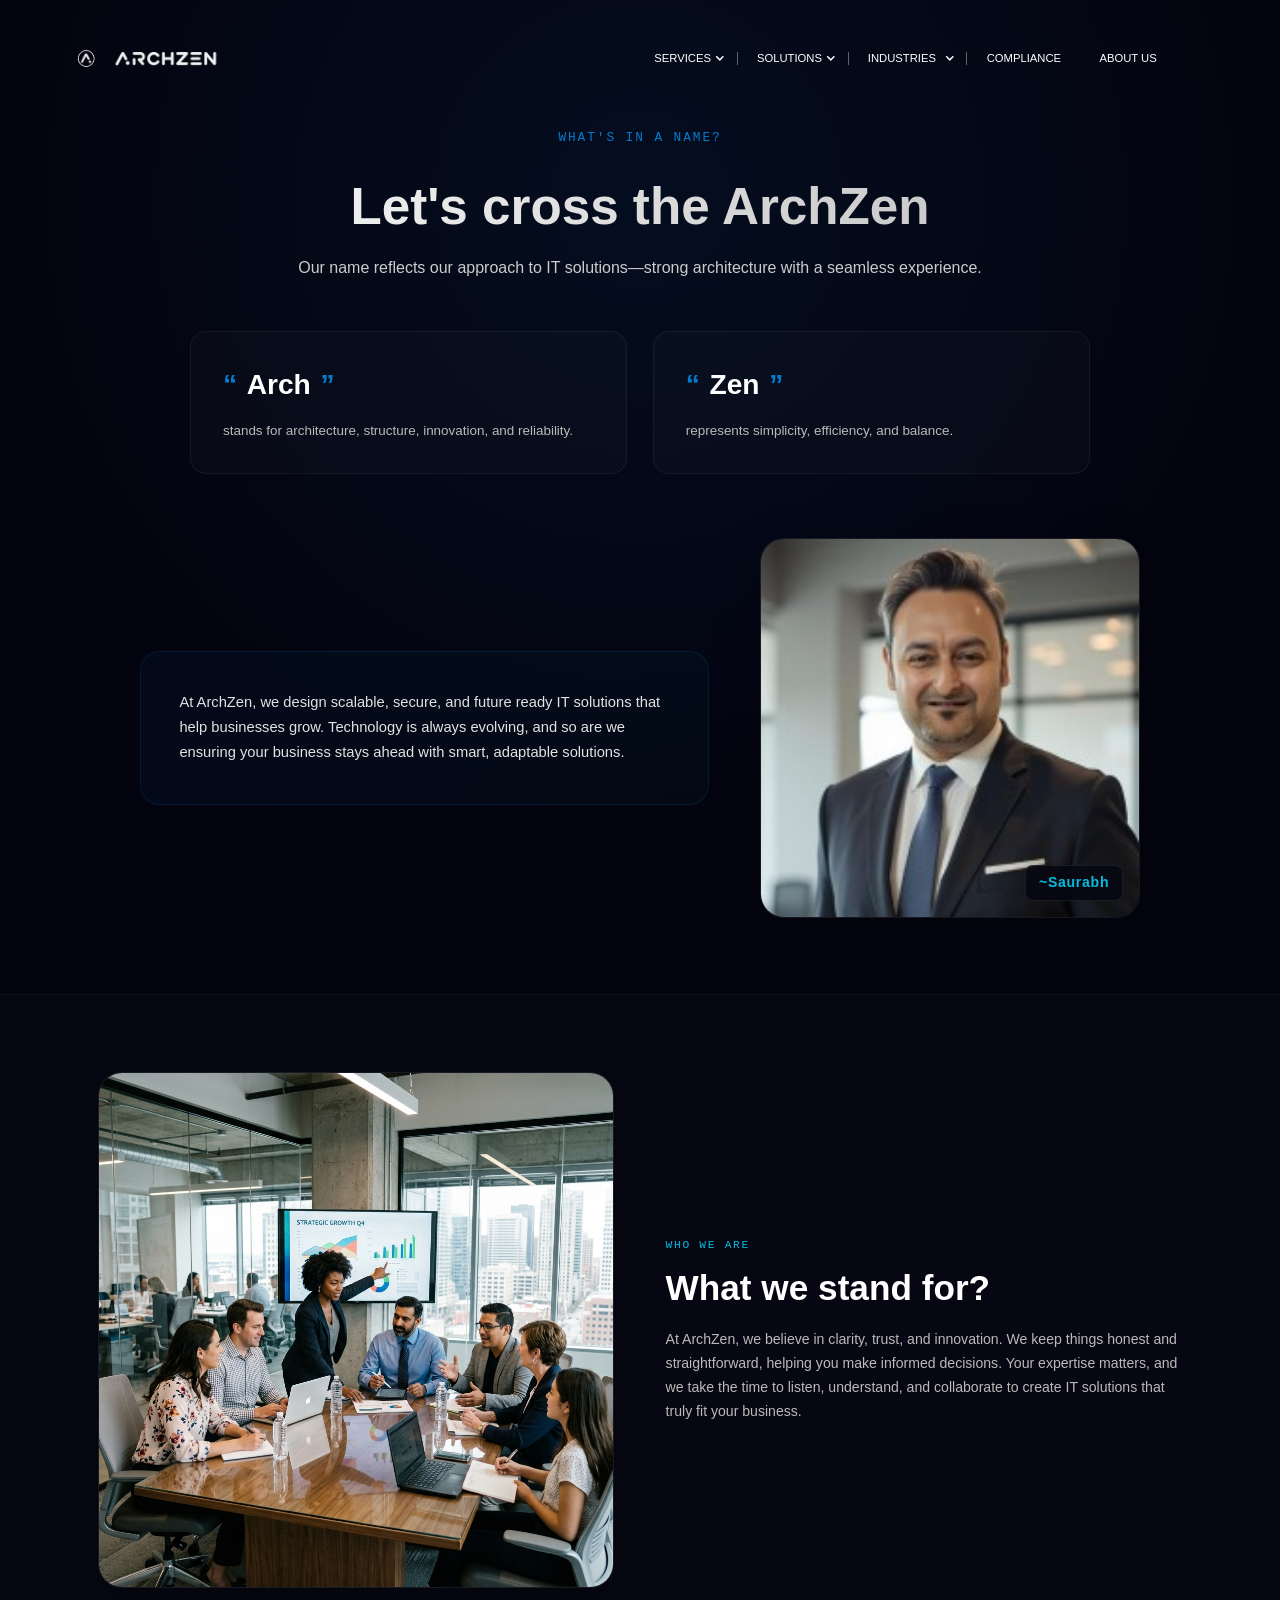
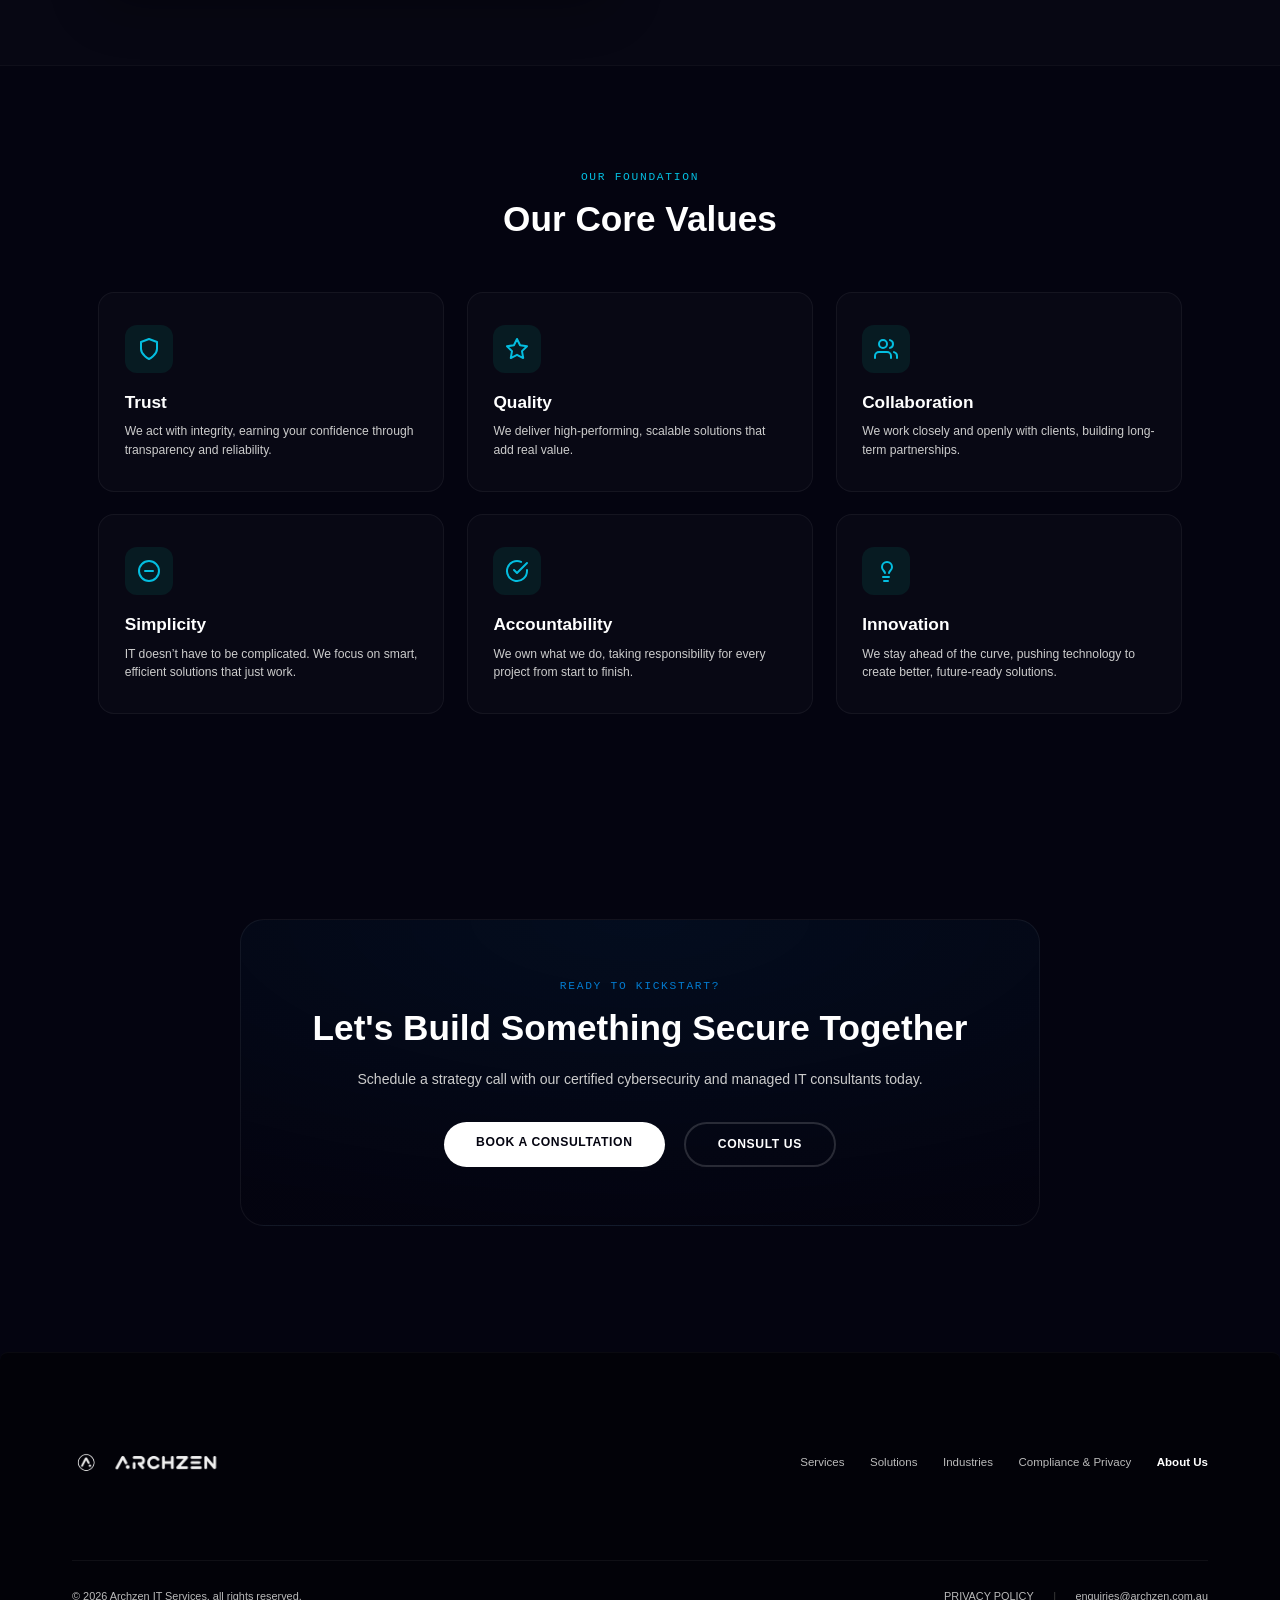
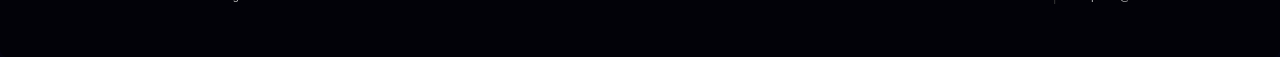
<file: about.html>
<!DOCTYPE html>
<html data-wf-domain="www.archzen.com.au" data-wf-page="67c995cf629758b15942fb16"
    data-wf-site="67c995cf629758b15942fb10" lang="en">

<head>
    <meta charset="utf-8" />
    <title>About Us - Let's Cross the ArchZen</title>
    <meta
        content="Our name reflects our approach to IT solutions—strong architecture with a seamless experience. Discover the meaning behind ArchZen and our core values."
        name="description" />
    <meta content="About Us - Let's Cross the ArchZen" property="og:title" />
    <meta
        content="Our name reflects our approach to IT solutions—strong architecture with a seamless experience. Discover the meaning behind ArchZen and our core values."
        property="og:description" />
    <meta content="resources/67d0495e961b951773255d77_Open graph.jpg" property="og:image" />
    <meta content="width=device-width, initial-scale=1" name="viewport" />
    <link href="css/webflow.css" rel="stylesheet" type="text/css" />
    <script src="js/init.js" type="text/javascript"></script>
    <link href="resources/now_logo.png" rel="shortcut icon" type="image/x-icon" />
    <link rel="stylesheet" href="css/style.css?v=12" />
    <link rel="stylesheet" href="css/mobile.css?v=13" media="screen and (max-width: 991px)" />

    <style>
        .about-hero-section {
            padding: 10rem 2.5rem 6rem 2.5rem;
            position: relative;
            background: radial-gradient(circle at 50% 20%, rgba(3, 123, 207, 0.08) 0%, transparent 60%);
            text-align: center;
        }

        .about-title-large {
            font-size: 4rem;
            font-weight: 700;
            line-height: 1.1;
            margin-bottom: 1.5rem;
            background: linear-gradient(90deg, #FFFFFF 0%, #BABABA 100%);
            -webkit-background-clip: text;
            background-clip: text;
            -webkit-text-fill-color: transparent;
        }

        .about-subtitle {
            font-family: 'Robotomono', monospace;
            font-size: 1rem;
            text-transform: uppercase;
            letter-spacing: 0.15em;
            color: #037BCF;
            margin-bottom: 2.5rem;
        }

        .about-intro-box {
            max-width: 800px;
            margin: 0 auto;
            font-size: 1.25rem;
            color: #CCCCCC;
            line-height: 1.6;
        }

        .name-meaning-grid {
            display: grid;
            grid-template-columns: 1fr 1fr;
            gap: 2rem;
            max-width: 900px;
            margin: 4rem auto 0 auto;
            text-align: left;
        }

        .meaning-card {
            background: rgba(255, 255, 255, 0.02);
            border: 1px solid rgba(255, 255, 255, 0.05);
            border-radius: 16px;
            padding: 2.5rem;
            transition: border-color 0.3s ease, background-color 0.3s ease;
        }

        .meaning-card:hover {
            border-color: rgba(3, 123, 207, 0.25);
            background: rgba(255, 255, 255, 0.04);
        }

        .meaning-term {
            font-size: 2.2rem;
            font-weight: 700;
            color: #FFFFFF;
            margin-bottom: 1rem;
            display: flex;
            align-items: center;
            gap: 0.75rem;
        }

        .meaning-term span.bullet {
            color: #037BCF;
        }

        .meaning-desc {
            font-size: 1.05rem;
            color: #BABABA;
            line-height: 1.6;
        }

        .about-hero-portrait-container {
            display: grid;
            grid-template-columns: 1.2fr 0.8fr;
            gap: 4rem;
            align-items: center;
            max-width: 1000px;
            margin: 5rem auto 0 auto;
        }

        .about-statement {
            background: linear-gradient(135deg, rgba(3, 123, 207, 0.05) 0%, rgba(4, 190, 160, 0.03) 100%);
            border: 1px solid rgba(3, 123, 207, 0.15);
            border-radius: 20px;
            padding: 3rem;
            font-size: 1.15rem;
            color: #E2E2E2;
            line-height: 1.7;
            text-align: left;
        }

        .portrait-section {
            width: 100%;
            max-width: 450px;
            margin: 0 auto;
            position: relative;
        }

        .portrait-frame {
            position: relative;
            aspect-ratio: 1 / 1;
            border-radius: 24px;
            overflow: hidden;
            border: 1px solid rgba(255, 255, 255, 0.08);
            box-shadow: 0 20px 50px rgba(0, 0, 0, 0.3);
            background: rgba(4, 4, 16, 0.5);
            transition: transform 0.4s ease;
        }

        .portrait-frame:hover {
            transform: scale(1.01);
        }

        .team-slide {
            position: absolute;
            top: 0;
            left: 0;
            width: 100%;
            height: 100%;
            opacity: 0;
            transition: opacity 0.8s cubic-bezier(0.4, 0, 0.2, 1);
            z-index: 1;
        }

        .team-slide.active {
            opacity: 1;
            z-index: 2;
        }

        .team-slide img {
            width: 100%;
            height: 100%;
            object-fit: cover;
            display: block;
        }

        .portrait-name-overlay {
            position: absolute;
            bottom: 1.25rem;
            right: 1.25rem;
            background: rgba(4, 4, 16, 0.75);
            backdrop-filter: blur(8px);
            -webkit-backdrop-filter: blur(8px);
            padding: 0.5rem 1rem;
            border-radius: 8px;
            border: 1px solid rgba(255, 255, 255, 0.08);
            font-weight: 700;
            font-size: 1.1rem;
            color: #04BEE0;
            letter-spacing: 0.05em;
            pointer-events: none;
            z-index: 10;
            opacity: 0;
            transition: opacity 0.2s ease;
        }

        .team-slide.active .portrait-name-overlay {
            opacity: 1;
            transition-delay: 0.4s;
        }

        .stand-for-section {
            padding: 6rem 2.5rem;
            background: rgba(255, 255, 255, 0.01);
            border-top: 1px solid rgba(255, 255, 255, 0.03);
            border-bottom: 1px solid rgba(255, 255, 255, 0.03);
        }

        .stand-for-container {
            max-width: 1100px;
            margin: 0 auto;
            display: grid;
            grid-template-columns: 1fr 1fr;
            gap: 4rem;
            align-items: center;
        }

        .stand-for-content {
            text-align: left;
        }

        .section-tag {
            font-family: 'Robotomono', monospace;
            font-size: 0.88rem;
            text-transform: uppercase;
            letter-spacing: 0.15em;
            color: #04BEE0;
            margin-bottom: 1rem;
        }

        .section-heading-medium {
            font-size: 2.75rem;
            font-weight: 700;
            line-height: 1.2;
            color: #FFFFFF;
            margin-bottom: 1.5rem;
        }

        .stand-for-text {
            font-size: 1.1rem;
            color: #BABABA;
            line-height: 1.7;
        }

        .values-section {
            padding: 8rem 2.5rem;
        }

        .values-container {
            max-width: 1100px;
            margin: 0 auto;
            text-align: center;
        }

        .values-grid {
            display: grid;
            grid-template-columns: repeat(3, 1fr);
            gap: 1.75rem;
            margin-top: 4rem;
        }

        .value-card {
            background: rgba(255, 255, 255, 0.02);
            border: 1px solid rgba(255, 255, 255, 0.05);
            border-radius: 16px;
            padding: 2.5rem 2rem;
            text-align: left;
            transition: transform 0.3s ease, border-color 0.3s ease, background-color 0.3s ease;
        }

        .value-card:hover {
            transform: translateY(-5px);
            border-color: rgba(4, 190, 160, 0.25);
            background: rgba(255, 255, 255, 0.04);
        }

        .value-icon {
            width: 48px;
            height: 48px;
            border-radius: 12px;
            background: rgba(4, 190, 160, 0.1);
            display: flex;
            align-items: center;
            justify-content: center;
            margin-bottom: 1.5rem;
            color: #04BEE0;
        }

        .value-title {
            font-size: 1.35rem;
            font-weight: 700;
            color: #FFFFFF;
            margin-bottom: 0.75rem;
        }

        .value-desc {
            font-size: 0.95rem;
            color: #CCCCCC;
            line-height: 1.5;
        }

        .cta-action-section {
            padding: 8rem 2.5rem;
            text-align: center;
            position: relative;
        }

        .cta-action-container {
            max-width: 800px;
            margin: 0 auto;
            background: radial-gradient(100% 100% at 50% 0%, rgba(3, 123, 207, 0.08) 0%, rgba(4, 4, 16, 0.9) 100%);
            border: 1px solid rgba(255, 255, 255, 0.06);
            border-radius: 24px;
            padding: 4.5rem 3rem;
        }

        .cta-btn-group {
            display: flex;
            justify-content: center;
            gap: 1.5rem;
            margin-top: 2.5rem;
            flex-wrap: wrap;
        }

        .custom-cta-button {
            display: inline-block;
            padding: 0.9rem 2.5rem;
            border-radius: 30px;
            font-weight: 700;
            font-size: 0.95rem;
            text-transform: uppercase;
            letter-spacing: 0.05em;
            transition: all 0.3s ease;
            text-decoration: none;
            cursor: pointer;
        }

        .btn-primary-blue {
            background: #FFFFFF;
            color: #040410;
        }

        .btn-primary-blue:hover {
            background: #037BCF;
            color: #FFFFFF;
            transform: translateY(-2px);
            box-shadow: 0 10px 25px rgba(3, 123, 207, 0.35);
        }

        .btn-secondary-outline {
            border: 2px solid rgba(255, 255, 255, 0.15);
            color: #FFFFFF;
            background: transparent;
        }

        .btn-secondary-outline:hover {
            border-color: #04BEE0;
            color: #04BEE0;
            transform: translateY(-2px);
            box-shadow: 0 10px 25px rgba(4, 190, 160, 0.15);
        }

        @media (max-width: 991px) {
            .about-title-large {
                font-size: 3rem;
            }

            .name-meaning-grid {
                grid-template-columns: 1fr;
                gap: 1.5rem;
            }

            .about-hero-portrait-container {
                grid-template-columns: 1fr;
                gap: 2.5rem;
            }

            .about-statement {
                text-align: center;
            }

            .stand-for-container {
                grid-template-columns: 1fr;
                gap: 3rem;
            }

            .values-grid {
                grid-template-columns: 1fr 1fr;
            }
        }

        @media (max-width: 767px) {
            .about-title-large {
                font-size: 2.5rem;
            }

            .values-grid {
                grid-template-columns: 1fr;
            }

            .cta-action-container {
                padding: 3rem 1.5rem;
            }

            .about-statement {
                padding: 2rem 1.5rem;
            }
        }
    </style>
</head>

<body>
    <div class="page-wrapper">
        <!-- Header / Navigation Bar (matches index.html exactly) -->
        <div class="nav-wr">
            <div data-w-id="16a33179-36c8-d806-b49b-97b66be518c0" data-animation="default" data-collapse="medium"
                data-duration="500" data-easing="ease-out" data-easing2="ease-in" role="banner" class="navbar w-nav"
                style="background: rgba(4, 4, 16, 0.7); backdrop-filter: blur(12px);">
                <div class="container">
                    <div class="navbar-wr">
                        <div class="brand" style="display: flex; align-items: center; gap: 0.5rem;">
                            <a href="index.html"
                                style="text-decoration: none; color: inherit; display: flex; align-items: center; gap: 0.5rem;">
                                <img src="resources/now_logo.png" alt="ArchZen Logo"
                                    style="height: 2.2rem; width: auto;" />
                                <img src="resources/archzen_logo_text.png" alt="ArchZen" class="nav-logo-text" />
                            </a>
                        </div>
                        <nav role="navigation" class="nav-menu w-nav-menu">
                            <div class="nav-menu-inner">
                                <div class="nav-menu-links-wr">
                                    <div data-delay="0" data-hover="true" class="nav-dropdown w-dropdown">
                                        <a href="#" class="nav-dropdown-toggle w-dropdown-toggle"
                                            style="text-decoration: none; color: inherit; display: flex; align-items: center; gap: 0.25rem;">
                                            <p style="margin: 0;">Services</p>
                                            <div class="nav-dropdown-icon w-icon-dropdown-toggle"></div>
                                        </a>
                                        <nav class="nav-dropdown-list w-dropdown-list"
                                            style="max-width: 15rem !important;">
                                            <div class="nav-dropdown-inner-wr" style="padding: 1.5rem;">
                                                <div class="nav-dropdown-links-wr"
                                                    style="display: flex; flex-direction: column; gap: 0.75rem;">
                                                    <a href="services.html#cyber-security" class="nav-dropdown-link"
                                                        style="padding: 0.25rem 0; font-weight: 500;">Cyber Security</a>
                                                    <a href="services.html#support-services" class="nav-dropdown-link"
                                                        style="padding: 0.25rem 0; font-weight: 500;">Support
                                                        Services</a>
                                                    <a href="services.html#cloud-services" class="nav-dropdown-link"
                                                        style="padding: 0.25rem 0; font-weight: 500;">Cloud Services</a>
                                                </div>
                                            </div>
                                        </nav>
                                    </div>
                                    <div class="nav-divider"></div>
                                    <div data-delay="0" data-hover="true" class="nav-dropdown w-dropdown">
                                        <a href="#" class="nav-dropdown-toggle w-dropdown-toggle"
                                            style="text-decoration: none; color: inherit; display: flex; align-items: center; gap: 0.25rem;">
                                            <p style="margin: 0;">Solutions</p>
                                            <div class="nav-dropdown-icon w-icon-dropdown-toggle"></div>
                                        </a>
                                        <nav class="nav-dropdown-list is-2 w-dropdown-list"
                                            style="max-width: 15rem !important;">
                                            <div class="nav-dropdown-inner-wr" style="padding: 1.5rem;">
                                                <div class="nav-dropdown-links-wr"
                                                    style="display: flex; flex-direction: column; gap: 0.75rem;">
                                                    <a href="solutions.html#internet-voip" class="nav-dropdown-link"
                                                        style="padding: 0.25rem 0; font-weight: 500;">Internet &amp;
                                                        VOIP</a>
                                                    <a href="solutions.html#it-consulting" class="nav-dropdown-link"
                                                        style="padding: 0.25rem 0; font-weight: 500;">IT Consulting</a>
                                                    <a href="solutions.html#operational-resilience"
                                                        class="nav-dropdown-link"
                                                        style="padding: 0.25rem 0; font-weight: 500;">Operational
                                                        Resilience</a>
                                                    <a href="solutions.html#cx-test-automation"
                                                        class="nav-dropdown-link"
                                                        style="padding: 0.25rem 0; font-weight: 500;">CX Test
                                                        Automation</a>
                                                    <a href="solutions.html#conversational-ai" class="nav-dropdown-link"
                                                        style="padding: 0.25rem 0; font-weight: 500;">Conversational
                                                        AI</a>
                                                </div>
                                            </div>
                                        </nav>
                                    </div>
                                    <div class="nav-divider"></div>
                                    <div data-delay="0" data-hover="true" class="nav-dropdown w-dropdown">
                                        <div class="nav-dropdown-toggle w-dropdown-toggle">
                                            <p>Industries</p>
                                            <div class="nav-dropdown-icon w-icon-dropdown-toggle"></div>
                                        </div>
                                        <nav class="nav-dropdown-list is-3 w-dropdown-list">
                                            <div class="nav-dropdown-inner-wr">
                                                <div class="text-weight-medium hide-on-mobile">
                                                    <div class="text-size-medium-18">Sectors Supported</div>
                                                </div>
                                                <div class="spacer-medium-10 hide-on-mobile"></div>
                                                <div class="nav-dropdown-links-wr">
                                                    <a href="industries.html#financial"
                                                        class="nav-dropdown-link">Professional Services</a>
                                                    <a href="industries.html#healthcare"
                                                        class="nav-dropdown-link">Healthcare &amp; NDIS</a>
                                                    <a href="industries.html#legal" class="nav-dropdown-link">Law
                                                        Firm</a>
                                                    <a href="industries.html#all-industries"
                                                        class="nav-dropdown-link">Co-Managed IT</a>
                                                </div>
                                            </div>
                                        </nav>
                                    </div>
                                    <div class="nav-divider"></div>
                                    <a href="compliance-privacy.html" class="nav-link">Compliance</a>
                                    <a href="about.html" class="nav-link w--current">About Us</a>
                                </div>
                            </div>
                        </nav>
                        <div class="nav-burger-link w-nav-button">
                            <div class="nav-burger-inner">
                                <div class="nav-burger-icons-wr"><img loading="eager"
                                        src="resources/67dc026489c617fcaabbb106_menu.svg" alt=""
                                        class="nav-burger-icon is-1" /><img loading="eager"
                                        src="resources/67dc02645b95e32899fab030_Close.svg" alt=""
                                        class="nav-burger-icon is-2" /></div>
                            </div>
                        </div>
                    </div>
                </div>
            </div>
        </div>

        <main class="main-wrapper">
            <!-- Hero / Name Meaning Section -->
            <section class="about-hero-section">
                <div class="container">
                    <p class="about-subtitle">What's in a name?</p>
                    <h1 class="about-title-large">Let's cross the ArchZen</h1>
                    <div class="about-intro-box">
                        <p>Our name reflects our approach to IT solutions—strong architecture with a seamless
                            experience.</p>
                    </div>

                    <div class="name-meaning-grid">
                        <div class="meaning-card">
                            <div class="meaning-term">
                                <span class="bullet">“</span>Arch<span class="bullet">”</span>
                            </div>
                            <div class="meaning-desc">
                                stands for architecture, structure, innovation, and reliability.
                            </div>
                        </div>
                        <div class="meaning-card">
                            <div class="meaning-term">
                                <span class="bullet">“</span>Zen<span class="bullet">”</span>
                            </div>
                            <div class="meaning-desc">
                                represents simplicity, efficiency, and balance.
                            </div>
                        </div>
                    </div>

                    <!-- CEO Statement & Portrait Split Container -->
                    <div class="about-hero-portrait-container">
                        <div class="about-statement">
                            At ArchZen, we design scalable, secure, and future ready IT solutions that help businesses
                            grow. Technology is always evolving, and so are we ensuring your business stays ahead with
                            smart, adaptable solutions.
                        </div>
                        <div class="portrait-section">
                            <div class="portrait-frame">
                                <!-- Slide 1: Saurabh -->
                                <div class="team-slide active">
                                    <img src="resources/ceophoto.png" alt="ArchZen Portrait - Saurabh" />
                                    <div class="portrait-name-overlay">~Saurabh</div>
                                </div>
                                <!-- Slide 2: Esh -->
                                <div class="team-slide">
                                    <img src="resources/eshphoto.jpg" alt="ArchZen Portrait - Esh" />
                                    <div class="portrait-name-overlay">~Esh</div>
                                </div>
                            </div>
                        </div>
                    </div>
                </div>
            </section>

            <!-- What we stand for Section -->
            <section class="stand-for-section">
                <div class="container stand-for-container">
                    <div class="portrait-frame">
                        <img src="resources/0001_4_a-photo-of-a-group-of-diverse-profession_pgApUWiEQDucT8egmbLRPQ_zLWC1JNpQcuiVxjm4KJ.png"
                            alt="ArchZen Diverse Professionals Team" class="portrait-img" />
                    </div>
                    <div class="stand-for-content">
                        <p class="section-tag">WHO WE ARE</p>
                        <h2 class="section-heading-medium">What we stand for?</h2>
                        <div class="stand-for-text">
                            <p>At ArchZen, we believe in clarity, trust, and innovation. We keep things honest and
                                straightforward, helping you make informed decisions. Your expertise matters, and we
                                take the time to listen, understand, and collaborate to create IT solutions that truly
                                fit your business.</p>
                        </div>
                    </div>
                </div>
            </section>

            <!-- Core Values Section -->
            <section class="values-section">
                <div class="container values-container">
                    <p class="section-tag">OUR FOUNDATION</p>
                    <h2 class="section-heading-medium">Our Core Values</h2>

                    <div class="values-grid">
                        <!-- Value 1: Trust -->
                        <div class="value-card">
                            <div class="value-icon">
                                <svg xmlns="http://www.w3.org/2000/svg" width="24" height="24" viewBox="0 0 24 24"
                                    fill="none" stroke="currentColor" stroke-width="2" stroke-linecap="round"
                                    stroke-linejoin="round">
                                    <path d="M12 22s8-4 8-10V5l-8-3-8 3v7c0 6 8 10 8 10z"></path>
                                </svg>
                            </div>
                            <h3 class="value-title">Trust</h3>
                            <p class="value-desc">We act with integrity, earning your confidence through transparency
                                and reliability.</p>
                        </div>

                        <!-- Value 2: Quality -->
                        <div class="value-card">
                            <div class="value-icon">
                                <svg xmlns="http://www.w3.org/2000/svg" width="24" height="24" viewBox="0 0 24 24"
                                    fill="none" stroke="currentColor" stroke-width="2" stroke-linecap="round"
                                    stroke-linejoin="round">
                                    <polygon
                                        points="12 2 15.09 8.26 22 9.27 17 14.14 18.18 21.02 12 17.77 5.82 21.02 7 14.14 2 9.27 8.91 8.26 12 2">
                                    </polygon>
                                </svg>
                            </div>
                            <h3 class="value-title">Quality</h3>
                            <p class="value-desc">We deliver high-performing, scalable solutions that add real value.
                            </p>
                        </div>

                        <!-- Value 3: Collaboration -->
                        <div class="value-card">
                            <div class="value-icon">
                                <svg xmlns="http://www.w3.org/2000/svg" width="24" height="24" viewBox="0 0 24 24"
                                    fill="none" stroke="currentColor" stroke-width="2" stroke-linecap="round"
                                    stroke-linejoin="round">
                                    <path d="M17 21v-2a4 4 0 0 0-4-4H5a4 4 0 0 0-4 4v2"></path>
                                    <circle cx="9" cy="7" r="4"></circle>
                                    <path d="M23 21v-2a4 4 0 0 0-3-3.87"></path>
                                    <path d="M16 3.13a4 4 0 0 1 0 7.75"></path>
                                </svg>
                            </div>
                            <h3 class="value-title">Collaboration</h3>
                            <p class="value-desc">We work closely and openly with clients, building long-term
                                partnerships.</p>
                        </div>

                        <!-- Value 4: Simplicity -->
                        <div class="value-card">
                            <div class="value-icon">
                                <svg xmlns="http://www.w3.org/2000/svg" width="24" height="24" viewBox="0 0 24 24"
                                    fill="none" stroke="currentColor" stroke-width="2" stroke-linecap="round"
                                    stroke-linejoin="round">
                                    <circle cx="12" cy="12" r="10"></circle>
                                    <line x1="8" y1="12" x2="16" y2="12"></line>
                                </svg>
                            </div>
                            <h3 class="value-title">Simplicity</h3>
                            <p class="value-desc">IT doesn’t have to be complicated. We focus on smart, efficient
                                solutions that just work.</p>
                        </div>

                        <!-- Value 5: Accountability -->
                        <div class="value-card">
                            <div class="value-icon">
                                <svg xmlns="http://www.w3.org/2000/svg" width="24" height="24" viewBox="0 0 24 24"
                                    fill="none" stroke="currentColor" stroke-width="2" stroke-linecap="round"
                                    stroke-linejoin="round">
                                    <path d="M22 11.08V12a10 10 0 1 1-5.93-9.14"></path>
                                    <polyline points="22 4 12 14.01 9 11.01"></polyline>
                                </svg>
                            </div>
                            <h3 class="value-title">Accountability</h3>
                            <p class="value-desc">We own what we do, taking responsibility for every project from start
                                to finish.</p>
                        </div>

                        <!-- Value 6: Innovation -->
                        <div class="value-card">
                            <div class="value-icon">
                                <svg xmlns="http://www.w3.org/2000/svg" width="24" height="24" viewBox="0 0 24 24"
                                    fill="none" stroke="currentColor" stroke-width="2" stroke-linecap="round"
                                    stroke-linejoin="round">
                                    <path
                                        d="M15 14c.2-1 .7-1.7 1.5-2.5 1-.9 1.5-2.2 1.5-3.5A5 5 0 0 0 8 8c0 1.3.5 2.6 1.5 3.5.7.8 1.3 1.5 1.5 2.5">
                                    </path>
                                    <line x1="9" y1="18" x2="15" y2="18"></line>
                                    <line x1="10" y1="22" x2="14" y2="22"></line>
                                </svg>
                            </div>
                            <h3 class="value-title">Innovation</h3>
                            <p class="value-desc">We stay ahead of the curve, pushing technology to create better,
                                future-ready solutions.</p>
                        </div>
                    </div>
                </div>
            </section>

            <!-- Call to Action Section -->
            <section class="cta-action-section">
                <div class="container cta-action-container">
                    <p class="section-tag" style="color: #037BCF;">READY TO KICKSTART?</p>
                    <h2 class="section-heading-medium" style="margin-bottom: 1.5rem;">Let's Build Something Secure
                        Together</h2>
                    <div style="font-size: 1.1rem; color: #CCCCCC; max-width: 600px; margin: 0 auto;">
                        Schedule a strategy call with our certified cybersecurity and managed IT consultants today.
                    </div>
                    <div class="cta-btn-group">
                        <a href="contact.html" class="custom-cta-button btn-primary-blue">Book a consultation</a>
                        <a href="contact.html" class="custom-cta-button btn-secondary-outline">Consult Us</a>
                    </div>
                </div>
            </section>
        </main>

        <!-- Footer (matches index.html exactly) -->
        <div class="footer-bottom"
            style="padding: 4rem 2.5rem; background: #020208; border-top: 1px solid rgba(255, 255, 255, 0.03);">
            <div class="container" style="display: flex; flex-direction: column; gap: 3rem;">
                <div
                    style="display: flex; justify-content: space-between; align-items: center; flex-wrap: wrap; gap: 2rem;">
                    <div class="footer-logo-wr" style="display: flex; align-items: center; gap: 0.5rem;">
                        <img src="resources/now_logo.png" alt="ArchZen Logo" style="height: 2.2rem; width: auto;" />
                        <img src="resources/archzen_logo_text.png" alt="ArchZen" class="nav-logo-text" />
                    </div>
                    <div style="display: flex; gap: 2rem; flex-wrap: wrap;">
                        <a href="index.html#services"
                            style="color: #BABABA; font-size: 0.9rem; text-decoration: none;">Services</a>
                        <a href="index.html#solutions"
                            style="color: #BABABA; font-size: 0.9rem; text-decoration: none;">Solutions</a>
                        <a href="industries.html"
                            style="color: #BABABA; font-size: 0.9rem; text-decoration: none;">Industries</a>
                        <a href="compliance-privacy.html"
                            style="color: #BABABA; font-size: 0.9rem; text-decoration: none;">Compliance &amp;
                            Privacy</a>
                        <a href="about.html"
                            style="color: #FFFFFF; font-size: 0.9rem; text-decoration: none; font-weight: bold;">About
                            Us</a>
                    </div>
                </div>

                <div
                    style="display: flex; justify-content: space-between; align-items: center; flex-wrap: wrap; gap: 1rem; border-top: 1px solid rgba(255, 255, 255, 0.05); padding-top: 2rem;">
                    <div class="text-color-light-grey" style="font-size: 0.85rem;">
                        <p>© 2026 Archzen IT Services. all rights reserved.</p>
                    </div>
                    <div style="display: flex; gap: 1.5rem; align-items: center;">
                        <a href="compliance-privacy.html#privacy-policy"
                            style="color: #BABABA; font-size: 0.85rem; text-decoration: none;">PRIVACY POLICY</a>
                        <span style="color: #333;">|</span>
                        <a href="mailto:enquiries@archzen.com.au"
                            style="color: #BABABA; font-size: 0.85rem; text-decoration: none;">enquiries@archzen.com.au</a>
                    </div>
                </div>
            </div>
        </div>
    </div>

    <script src="https://d3e54v103j8qbb.cloudfront.net/js/jquery-3.5.1.min.dc5e7f18c8.js?site=67c995cf629758b15942fb10"
        type="text/javascript" integrity="sha256-9/aliU8dGd2tb6OSsuzixeV4y/faTqgFtohetphbbj0="
        crossorigin="anonymous"></script>
    <script src="js/webflow.schunk.36b8fb49256177c8.js" type="text/javascript"
        integrity="sha384-4abIlA5/v7XaW1HMXKBgnUuhnjBYJ/Z9C1OSg4OhmVw9O3QeHJ/qJqFBERCDPv7G"
        crossorigin="anonymous"></script>
    <script src="js/webflow.schunk.d9fac0197bbf1620.js" type="text/javascript"
        integrity="sha384-3LGd2PPe0vsNPlYPJ8WkvD4G6tVTYmVfw1o8exDTt8GTnRnSy05tuV0oatZLwhG+"
        crossorigin="anonymous"></script>
    <script src="js/webflow.81c3df57.aa0bb3188abb363d.js" type="text/javascript"
        integrity="sha384-uScabh9j8MNI167300pWvkWwyzUwTolouTPamI0QPa3BUI4m9XgthkYYsAsEgI/f"
        crossorigin="anonymous"></script>
    <script src="js/script.js?v=7"></script>
    <script src="js/mobile.js"></script>
    <script>
        document.addEventListener("DOMContentLoaded", function() {
            const slides = document.querySelectorAll(".team-slide");
            if (slides.length < 2) return;
            let currentIdx = 0;
            setInterval(function() {
                slides[currentIdx].classList.remove("active");
                currentIdx = (currentIdx + 1) % slides.length;
                slides[currentIdx].classList.add("active");
            }, 2000);
        });
    </script>
</body>

</html>
</file>
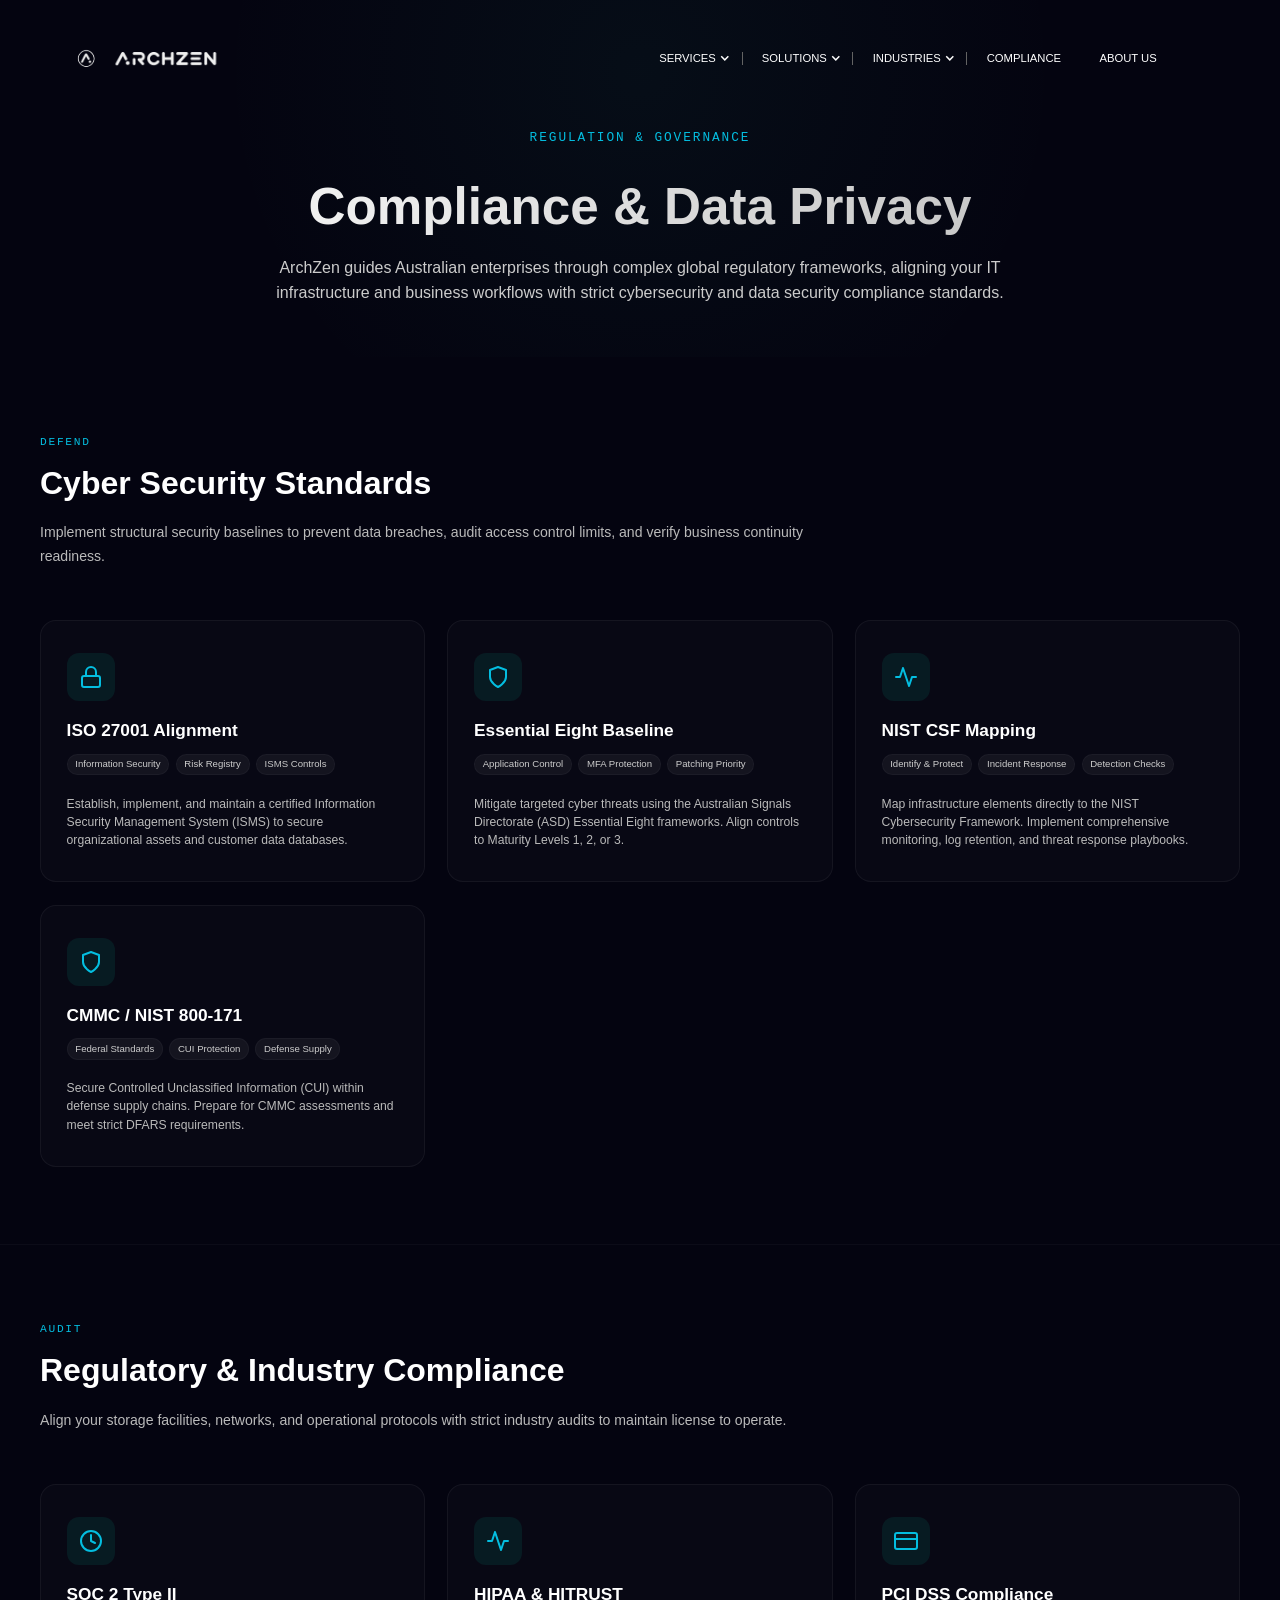
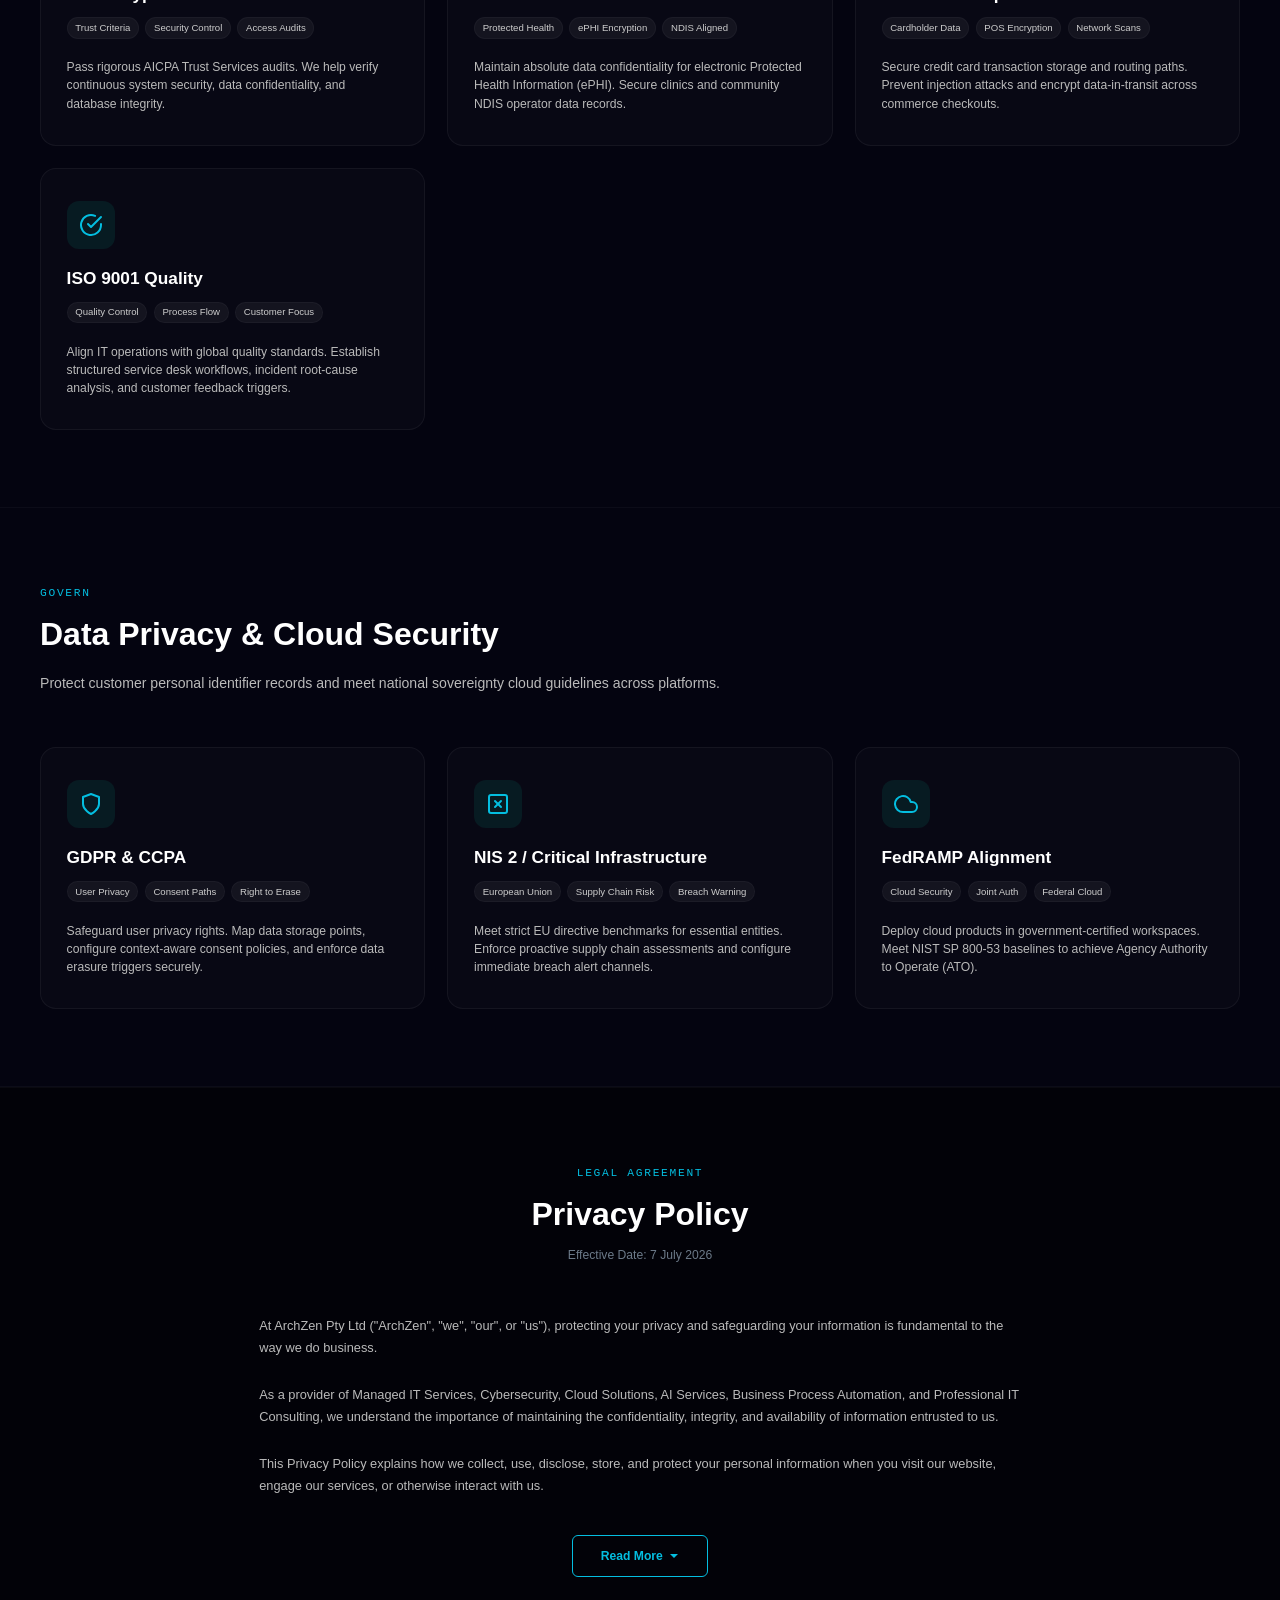
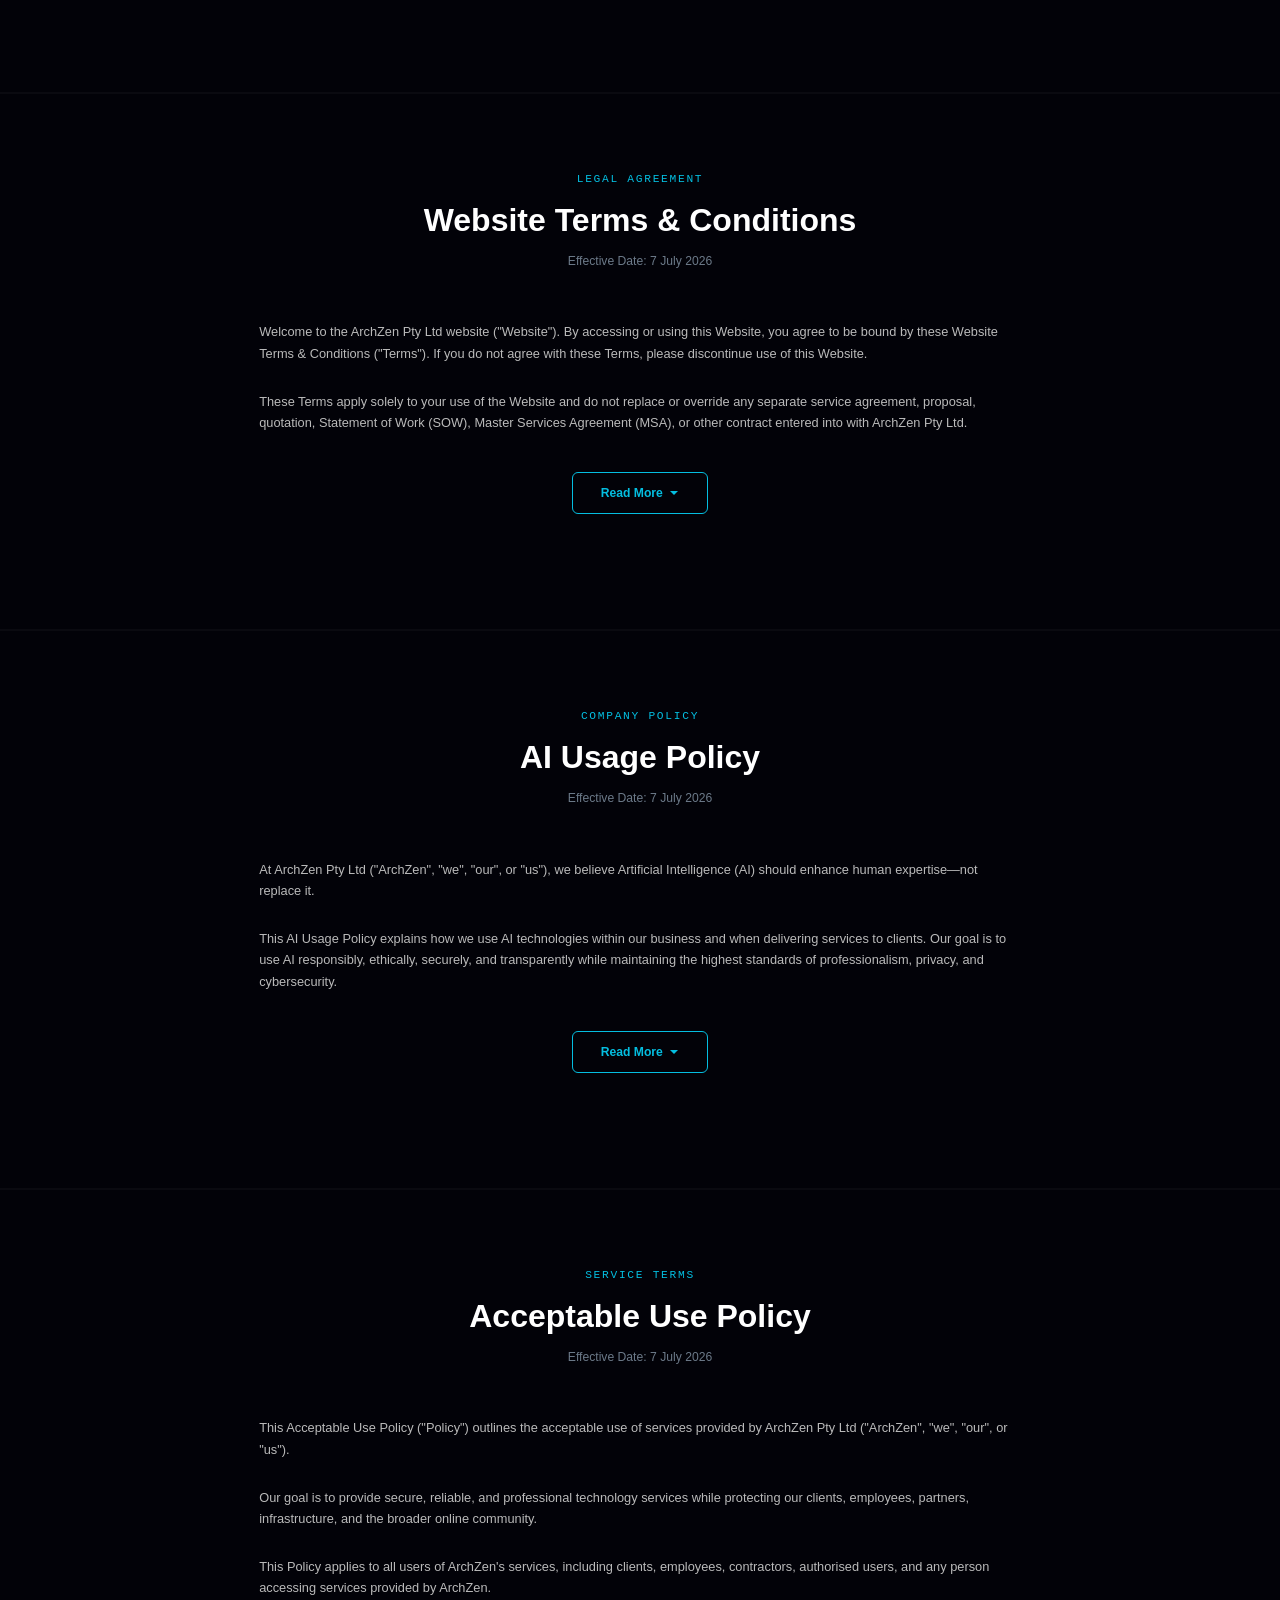
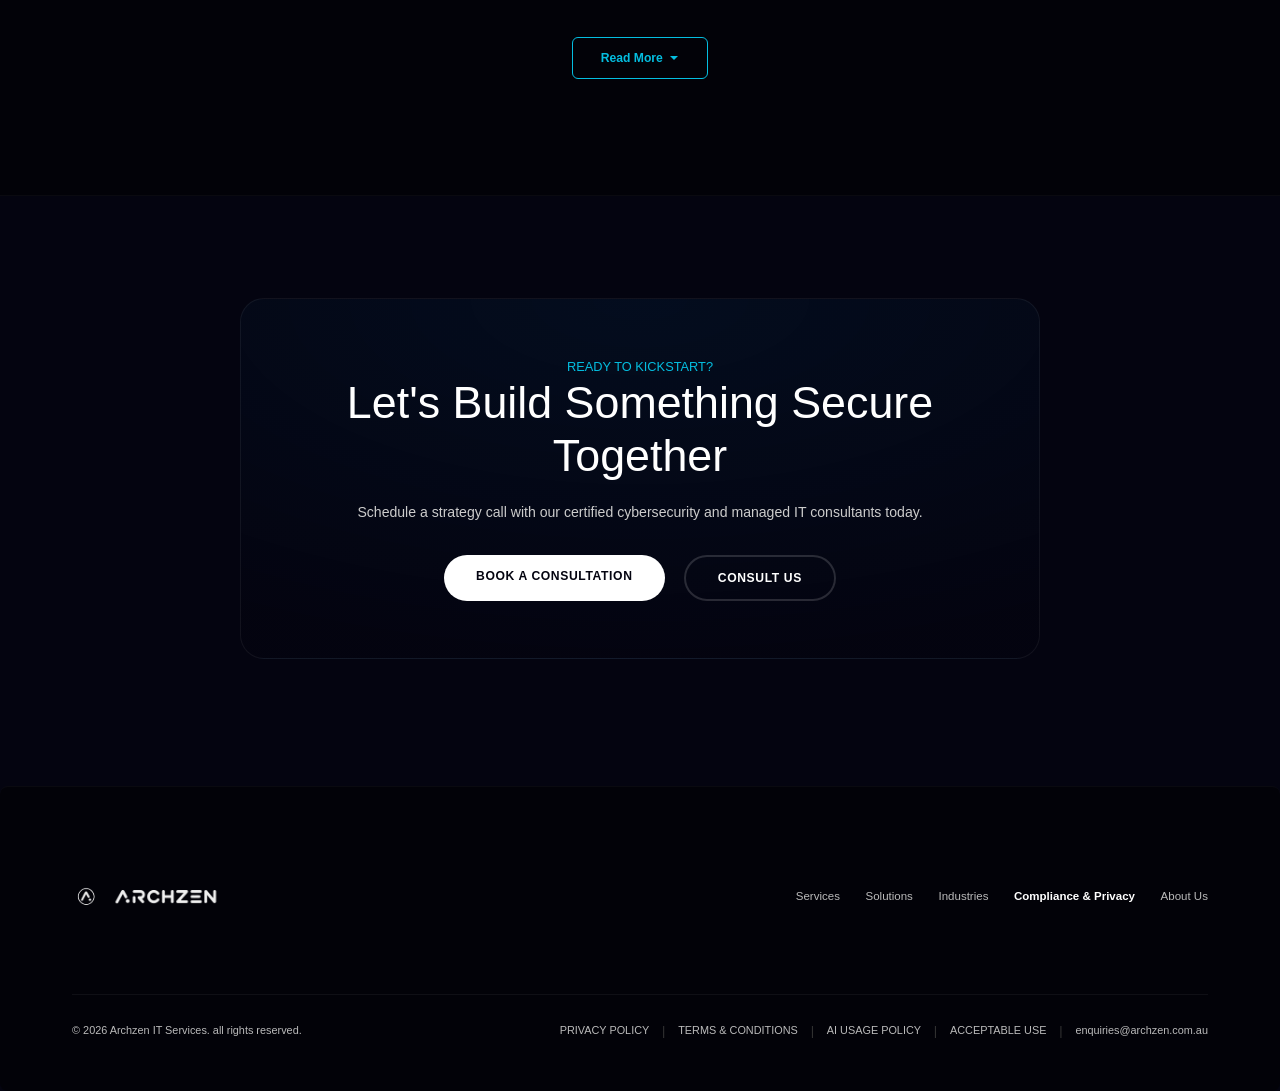
<file: compliance-privacy.html>
<!DOCTYPE html>
<html data-wf-domain="www.archzen.com.au" data-wf-page="67c995cf629758b15942fb16"
    data-wf-site="67c995cf629758b15942fb10" lang="en">

<head>
    <meta charset="utf-8" />
    <title>Compliance &amp; Data Privacy - ArchZen Managed IT</title>
    <meta content="Align your IT operations with strict global compliance and privacy regulations, including ISO 27001, SOC 2, HIPAA, GDPR, and Essential Eight." name="description" />
    <meta content="Compliance &amp; Data Privacy - ArchZen Managed IT" property="og:title" />
    <meta content="Align your IT operations with strict global compliance and privacy regulations, including ISO 27001, SOC 2, HIPAA, GDPR, and Essential Eight." property="og:description" />
    <meta content="width=device-width, initial-scale=1" name="viewport" />
    <link href="css/webflow.css" rel="stylesheet" type="text/css" />
    <script src="js/init.js" type="text/javascript"></script>
    <link href="resources/now_logo.png"
        rel="shortcut icon" type="image/x-icon" />
    <link rel="stylesheet" href="css/style.css?v=12" />
    <link rel="stylesheet" href="css/mobile.css?v=13" media="screen and (max-width: 991px)" />

    <style>
        .solutions-hero-section {
            padding: 10rem 2.5rem 4rem 2.5rem;
            position: relative;
            background: radial-gradient(circle at 50% 20%, rgba(45, 190, 160, 0.05) 0%, transparent 60%);
            text-align: center;
        }

        .solutions-title-large {
            font-size: 4rem;
            font-weight: 700;
            line-height: 1.1;
            margin-bottom: 1.5rem;
            background: linear-gradient(90deg, #FFFFFF 0%, #BABABA 100%);
            -webkit-background-clip: text;
            background-clip: text;
            -webkit-text-fill-color: transparent;
        }

        .solutions-subtitle {
            font-family: 'Robotomono', monospace;
            font-size: 1rem;
            text-transform: uppercase;
            letter-spacing: 0.15em;
            color: #04BEE0;
            margin-bottom: 2.5rem;
        }

        .solutions-intro-box {
            max-width: 800px;
            margin: 0 auto;
            font-size: 1.25rem;
            color: #CCCCCC;
            line-height: 1.6;
        }

        .category-section {
            padding: 6rem 2.5rem;
            border-bottom: 1px solid rgba(255, 255, 255, 0.03);
        }

        .category-container {
            max-width: 1200px;
            margin: 0 auto;
        }

        .category-header {
            max-width: 800px;
            margin-bottom: 4rem;
            text-align: left;
        }

        .category-tag {
            font-family: 'Robotomono', monospace;
            font-size: 0.88rem;
            text-transform: uppercase;
            letter-spacing: 0.15em;
            color: #04BEE0;
            margin-bottom: 1rem;
        }

        .category-title {
            font-size: 2.5rem;
            font-weight: 700;
            line-height: 1.2;
            color: #FFFFFF;
            margin-bottom: 1.5rem;
        }

        .category-desc {
            font-size: 1.1rem;
            color: #BABABA;
            line-height: 1.7;
        }

        .solutions-grid {
            display: grid;
            grid-template-columns: repeat(3, 1fr);
            gap: 1.75rem;
        }

        .solution-card {
            background: rgba(255, 255, 255, 0.02);
            border: 1px solid rgba(255, 255, 255, 0.05);
            border-radius: 16px;
            padding: 2.5rem 2rem;
            text-align: left;
            display: flex;
            flex-direction: column;
            justify-content: space-between;
            transition: transform 0.3s ease, border-color 0.3s ease, background-color 0.3s ease;
        }

        .solution-card:hover {
            transform: translateY(-5px);
            border-color: rgba(4, 190, 160, 0.3);
            background: rgba(255, 255, 255, 0.04);
        }

        .solution-icon {
            width: 48px;
            height: 48px;
            border-radius: 12px;
            background: rgba(4, 190, 160, 0.1);
            display: flex;
            align-items: center;
            justify-content: center;
            margin-bottom: 1.5rem;
            color: #04BEE0;
        }

        .solution-title {
            font-size: 1.35rem;
            font-weight: 700;
            color: #FFFFFF;
            margin-bottom: 1rem;
        }

        .solution-bullets {
            display: flex;
            flex-wrap: wrap;
            gap: 0.5rem;
            margin-bottom: 1.5rem;
        }

        .bullet-tag {
            font-size: 0.75rem;
            padding: 0.2rem 0.6rem;
            background: rgba(255, 255, 255, 0.05);
            color: #CCCCCC;
            border-radius: 20px;
            border: 1px solid rgba(255, 255, 255, 0.03);
        }

        .solution-desc {
            font-size: 0.95rem;
            color: #BABABA;
            line-height: 1.5;
            margin: 0;
        }

        .cta-action-section {
            padding: 8rem 2.5rem;
            text-align: center;
            position: relative;
        }

        .cta-action-container {
            max-width: 800px;
            margin: 0 auto;
            background: radial-gradient(100% 100% at 50% 0%, rgba(3, 123, 207, 0.08) 0%, rgba(4, 4, 16, 0.9) 100%);
            border: 1px solid rgba(255, 255, 255, 0.06);
            border-radius: 24px;
            padding: 4.5rem 3rem;
        }

        .cta-btn-group {
            display: flex;
            justify-content: center;
            gap: 1.5rem;
            margin-top: 2.5rem;
            flex-wrap: wrap;
        }

        .custom-cta-button {
            display: inline-block;
            padding: 0.9rem 2.5rem;
            border-radius: 30px;
            font-weight: 700;
            font-size: 0.95rem;
            text-transform: uppercase;
            letter-spacing: 0.05em;
            transition: all 0.3s ease;
            text-decoration: none;
            cursor: pointer;
        }

        .btn-primary-blue {
            background: #FFFFFF;
            color: #040410;
        }

        .btn-primary-blue:hover {
            background: #037BCF;
            color: #FFFFFF;
            transform: translateY(-2px);
            box-shadow: 0 10px 25px rgba(3, 123, 207, 0.35);
        }

        .btn-secondary-outline {
            border: 2px solid rgba(255, 255, 255, 0.15);
            color: #FFFFFF;
            background: transparent;
        }

        .btn-secondary-outline:hover {
            border-color: #04BEE0;
            color: #04BEE0;
            transform: translateY(-2px);
            box-shadow: 0 10px 25px rgba(4, 190, 160, 0.15);
        }

        @media (max-width: 991px) {
            .solutions-title-large {
                font-size: 3rem;
            }

            .solutions-grid {
                grid-template-columns: 1fr 1fr;
                gap: 1.5rem;
            }
        }

        @media (max-width: 767px) {
            .solutions-title-large {
                font-size: 2.5rem;
            }

            .solutions-grid {
                grid-template-columns: 1fr;
            }

            .cta-action-container {
                padding: 3rem 1.5rem;
            }
        }
    </style>
</head>

<body>
    <div class="page-wrapper">
        <!-- Header / Navigation Bar (matches index.html exactly) -->
        <div class="nav-wr">
            <div role="banner" class="navbar w-nav" style="background: rgba(4, 4, 16, 0.7); backdrop-filter: blur(12px);">
                <div class="container">
                    <div class="navbar-wr">
                        <div class="brand" style="display: flex; align-items: center; gap: 0.5rem;">
                            <a href="index.html" style="text-decoration: none; color: inherit; display: flex; align-items: center; gap: 0.5rem;">
                                <img src="resources/now_logo.png" alt="ArchZen Logo" style="height: 2.2rem; width: auto;" />
                                <img src="resources/archzen_logo_text.png" alt="ArchZen" class="nav-logo-text" />
                            </a>
                        </div>
                        <nav role="navigation" class="nav-menu w-nav-menu">
                            <div class="nav-menu-inner">
                                <div class="nav-menu-links-wr">
                                    <div data-delay="0" data-hover="true" class="nav-dropdown w-dropdown">
                                        <a href="services.html" class="nav-dropdown-toggle w-dropdown-toggle" style="text-decoration: none; color: inherit; display: flex; align-items: center; gap: 0.25rem;">
                                            <p style="margin: 0;">Services</p>
                                            <div class="nav-dropdown-icon w-icon-dropdown-toggle"></div>
                                        </a>
                                        <nav class="nav-dropdown-list w-dropdown-list" style="max-width: 15rem !important;">
                                            <div class="nav-dropdown-inner-wr" style="padding: 1.5rem;">
                                                <div class="nav-dropdown-links-wr" style="display: flex; flex-direction: column; gap: 0.75rem;">
                                                    <a href="services.html#cyber-security" class="nav-dropdown-link" style="padding: 0.25rem 0; font-weight: 500;">Cyber Security</a>
                                                    <a href="services.html#support-services" class="nav-dropdown-link" style="padding: 0.25rem 0; font-weight: 500;">Support Services</a>
                                                    <a href="services.html#cloud-services" class="nav-dropdown-link" style="padding: 0.25rem 0; font-weight: 500;">Cloud Services</a>
                                                </div>
                                            </div>
                                        </nav>
                                    </div>
                                    <div class="nav-divider"></div>
                                    <div data-delay="0" data-hover="true" class="nav-dropdown w-dropdown">
                                        <a href="solutions.html" class="nav-dropdown-toggle w-dropdown-toggle w--current" style="text-decoration: none; color: inherit; display: flex; align-items: center; gap: 0.25rem;">
                                            <p style="margin: 0;">Solutions</p>
                                            <div class="nav-dropdown-icon w-icon-dropdown-toggle"></div>
                                        </a>
                                        <nav class="nav-dropdown-list is-2 w-dropdown-list" style="max-width: 15rem !important;">
                                            <div class="nav-dropdown-inner-wr" style="padding: 1.5rem;">
                                                <div class="nav-dropdown-links-wr" style="display: flex; flex-direction: column; gap: 0.75rem;">
                                                    <a href="solutions.html#internet-voip" class="nav-dropdown-link" style="padding: 0.25rem 0; font-weight: 500;">Internet &amp; VOIP</a>
                                                    <a href="solutions.html#it-consulting" class="nav-dropdown-link" style="padding: 0.25rem 0; font-weight: 500;">IT Consulting</a>
                                                    <a href="solutions.html#operational-resilience" class="nav-dropdown-link" style="padding: 0.25rem 0; font-weight: 500;">Operational Resilience</a>
                                                    <a href="solutions.html#cx-test-automation" class="nav-dropdown-link" style="padding: 0.25rem 0; font-weight: 500;">CX Test Automation</a>
                                                    <a href="solutions.html#conversational-ai" class="nav-dropdown-link" style="padding: 0.25rem 0; font-weight: 500;">Conversational AI</a>
                                                </div>
                                            </div>
                                        </nav>
                                    </div>
                                    <div class="nav-divider"></div>
                                    <div data-delay="0" data-hover="true" class="nav-dropdown w-dropdown">
                                        <a href="industries.html" class="nav-dropdown-toggle w-dropdown-toggle" style="text-decoration: none; color: inherit; display: flex; align-items: center; gap: 0.25rem;">
                                            <p style="margin: 0;">Industries</p>
                                            <div class="nav-dropdown-icon w-icon-dropdown-toggle"></div>
                                        </a>
                                        <nav class="nav-dropdown-list is-3 w-dropdown-list">
                                            <div class="nav-dropdown-inner-wr">
                                                <div class="text-weight-medium hide-on-mobile">
                                                    <div class="text-size-medium-18">Sectors Supported</div>
                                                </div>
                                                <div class="spacer-medium-10 hide-on-mobile"></div>
                                                <div class="nav-dropdown-links-wr">
                                                    <a href="industries.html#financial" class="nav-dropdown-link">Professional Services</a>
                                                    <a href="industries.html#healthcare" class="nav-dropdown-link">Healthcare &amp; NDIS</a>
                                                    <a href="industries.html#legal" class="nav-dropdown-link">Law Firm</a>
                                                    <a href="industries.html#all-industries" class="nav-dropdown-link">Co-Managed IT</a>
                                                </div>
                                            </div>
                                        </nav>
                                    </div>
                                    <div class="nav-divider"></div>
                                    <a href="compliance-privacy.html" class="nav-link w--current">Compliance</a>
                                    <a href="about.html" class="nav-link">About Us</a>
                                </div>
                            </div>
                        </nav>
                        <div data-lenis-toggle="" class="nav-burger-link w-nav-button">
                            <div class="nav-burger-line"></div>
                            <div class="nav-burger-line is-2"></div>
                        </div>
                    </div>
                </div>
            </div>
        </div>

        <main class="page">
            <!-- Compliance Hero -->
            <section class="solutions-hero-section">
                <div class="container">
                    <p class="solutions-subtitle">Regulation &amp; Governance</p>
                    <h1 class="solutions-title-large">Compliance &amp; Data Privacy</h1>
                    <div class="solutions-intro-box">
                        <p>ArchZen guides Australian enterprises through complex global regulatory frameworks, aligning your IT infrastructure and business workflows with strict cybersecurity and data security compliance standards.</p>
                    </div>
                </div>
            </section>

            <!-- 1. Cyber Security Standards -->
            <section id="security-standards" class="category-section">
                <div class="category-container">
                    <div class="category-header">
                        <p class="category-tag">DEFEND</p>
                        <h2 class="category-title">Cyber Security Standards</h2>
                        <p class="category-desc">Implement structural security baselines to prevent data breaches, audit access control limits, and verify business continuity readiness.</p>
                    </div>

                    <div class="solutions-grid">
                        <!-- ISO 27001 -->
                        <div class="solution-card">
                            <div>
                                <div class="solution-icon">
                                    <svg xmlns="http://www.w3.org/2000/svg" width="24" height="24" viewBox="0 0 24 24" fill="none" stroke="currentColor" stroke-width="2" stroke-linecap="round" stroke-linejoin="round"><rect x="3" y="11" width="18" height="11" rx="2" ry="2"></rect><path d="M7 11V7a5 5 0 0 1 10 0v4"></path></svg>
                                </div>
                                <h3 class="solution-title">ISO 27001 Alignment</h3>
                                <div class="solution-bullets">
                                    <span class="bullet-tag">Information Security</span>
                                    <span class="bullet-tag">Risk Registry</span>
                                    <span class="bullet-tag">ISMS Controls</span>
                                </div>
                            </div>
                            <p class="solution-desc">Establish, implement, and maintain a certified Information Security Management System (ISMS) to secure organizational assets and customer data databases.</p>
                        </div>

                        <!-- ACSC Essential Eight -->
                        <div class="solution-card">
                            <div>
                                <div class="solution-icon">
                                    <svg xmlns="http://www.w3.org/2000/svg" width="24" height="24" viewBox="0 0 24 24" fill="none" stroke="currentColor" stroke-width="2" stroke-linecap="round" stroke-linejoin="round"><path d="M12 22s8-4 8-10V5l-8-3-8 3v7c0 6 8 10 8 10z"></path></svg>
                                </div>
                                <h3 class="solution-title">Essential Eight Baseline</h3>
                                <div class="solution-bullets">
                                    <span class="bullet-tag">Application Control</span>
                                    <span class="bullet-tag">MFA Protection</span>
                                    <span class="bullet-tag">Patching Priority</span>
                                </div>
                            </div>
                            <p class="solution-desc">Mitigate targeted cyber threats using the Australian Signals Directorate (ASD) Essential Eight frameworks. Align controls to Maturity Levels 1, 2, or 3.</p>
                        </div>

                        <!-- NIST CSF -->
                        <div class="solution-card">
                            <div>
                                <div class="solution-icon">
                                    <svg xmlns="http://www.w3.org/2000/svg" width="24" height="24" viewBox="0 0 24 24" fill="none" stroke="currentColor" stroke-width="2" stroke-linecap="round" stroke-linejoin="round"><polyline points="22 12 18 12 15 21 9 3 6 12 2 12"></polyline></svg>
                                </div>
                                <h3 class="solution-title">NIST CSF Mapping</h3>
                                <div class="solution-bullets">
                                    <span class="bullet-tag">Identify &amp; Protect</span>
                                    <span class="bullet-tag">Incident Response</span>
                                    <span class="bullet-tag">Detection Checks</span>
                                </div>
                            </div>
                            <p class="solution-desc">Map infrastructure elements directly to the NIST Cybersecurity Framework. Implement comprehensive monitoring, log retention, and threat response playbooks.</p>
                        </div>

                        <!-- CMMC & NIST 800-171 -->
                        <div class="solution-card">
                            <div>
                                <div class="solution-icon">
                                    <svg xmlns="http://www.w3.org/2000/svg" width="24" height="24" viewBox="0 0 24 24" fill="none" stroke="currentColor" stroke-width="2" stroke-linecap="round" stroke-linejoin="round"><path d="M12 22s8-4 8-10V5l-8-3-8 3v7c0 6 8 10 8 10z"></path></svg>
                                </div>
                                <h3 class="solution-title">CMMC / NIST 800-171</h3>
                                <div class="solution-bullets">
                                    <span class="bullet-tag">Federal Standards</span>
                                    <span class="bullet-tag">CUI Protection</span>
                                    <span class="bullet-tag">Defense Supply</span>
                                </div>
                            </div>
                            <p class="solution-desc">Secure Controlled Unclassified Information (CUI) within defense supply chains. Prepare for CMMC assessments and meet strict DFARS requirements.</p>
                        </div>
                    </div>
                </div>
            </section>

            <!-- 2. Audits & Industry Compliance -->
            <section id="industry-compliance" class="category-section">
                <div class="category-container">
                    <div class="category-header">
                        <p class="category-tag">AUDIT</p>
                        <h2 class="category-title">Regulatory &amp; Industry Compliance</h2>
                        <p class="category-desc">Align your storage facilities, networks, and operational protocols with strict industry audits to maintain license to operate.</p>
                    </div>

                    <div class="solutions-grid">
                        <!-- SOC 2 -->
                        <div class="solution-card">
                            <div>
                                <div class="solution-icon">
                                    <svg xmlns="http://www.w3.org/2000/svg" width="24" height="24" viewBox="0 0 24 24" fill="none" stroke="currentColor" stroke-width="2" stroke-linecap="round" stroke-linejoin="round"><circle cx="12" cy="12" r="10"></circle><polyline points="12 6 12 12 16 14"></polyline></svg>
                                </div>
                                <h3 class="solution-title">SOC 2 Type II</h3>
                                <div class="solution-bullets">
                                    <span class="bullet-tag">Trust Criteria</span>
                                    <span class="bullet-tag">Security Control</span>
                                    <span class="bullet-tag">Access Audits</span>
                                </div>
                            </div>
                            <p class="solution-desc">Pass rigorous AICPA Trust Services audits. We help verify continuous system security, data confidentiality, and database integrity.</p>
                        </div>

                        <!-- HIPAA & HITRUST -->
                        <div class="solution-card">
                            <div>
                                <div class="solution-icon">
                                    <svg xmlns="http://www.w3.org/2000/svg" width="24" height="24" viewBox="0 0 24 24" fill="none" stroke="currentColor" stroke-width="2" stroke-linecap="round" stroke-linejoin="round"><path d="M22 12h-4l-3 9L9 3l-3 9H2"></path></svg>
                                </div>
                                <h3 class="solution-title">HIPAA &amp; HITRUST</h3>
                                <div class="solution-bullets">
                                    <span class="bullet-tag">Protected Health</span>
                                    <span class="bullet-tag">ePHI Encryption</span>
                                    <span class="bullet-tag">NDIS Aligned</span>
                                </div>
                            </div>
                            <p class="solution-desc">Maintain absolute data confidentiality for electronic Protected Health Information (ePHI). Secure clinics and community NDIS operator data records.</p>
                        </div>

                        <!-- PCI DSS -->
                        <div class="solution-card">
                            <div>
                                <div class="solution-icon">
                                    <svg xmlns="http://www.w3.org/2000/svg" width="24" height="24" viewBox="0 0 24 24" fill="none" stroke="currentColor" stroke-width="2" stroke-linecap="round" stroke-linejoin="round"><rect x="1" y="4" width="22" height="16" rx="2" ry="2"></rect><line x1="1" y1="10" x2="23" y2="10"></line></svg>
                                </div>
                                <h3 class="solution-title">PCI DSS Compliance</h3>
                                <div class="solution-bullets">
                                    <span class="bullet-tag">Cardholder Data</span>
                                    <span class="bullet-tag">POS Encryption</span>
                                    <span class="bullet-tag">Network Scans</span>
                                </div>
                            </div>
                            <p class="solution-desc">Secure credit card transaction storage and routing paths. Prevent injection attacks and encrypt data-in-transit across commerce checkouts.</p>
                        </div>

                        <!-- ISO 9001 -->
                        <div class="solution-card">
                            <div>
                                <div class="solution-icon">
                                    <svg xmlns="http://www.w3.org/2000/svg" width="24" height="24" viewBox="0 0 24 24" fill="none" stroke="currentColor" stroke-width="2" stroke-linecap="round" stroke-linejoin="round"><path d="M22 11.08V12a10 10 0 1 1-5.93-9.14"></path><polyline points="22 4 12 14.01 9 11.01"></polyline></svg>
                                </div>
                                <h3 class="solution-title">ISO 9001 Quality</h3>
                                <div class="solution-bullets">
                                    <span class="bullet-tag">Quality Control</span>
                                    <span class="bullet-tag">Process Flow</span>
                                    <span class="bullet-tag">Customer Focus</span>
                                </div>
                            </div>
                            <p class="solution-desc">Align IT operations with global quality standards. Establish structured service desk workflows, incident root-cause analysis, and customer feedback triggers.</p>
                        </div>
                    </div>
                </div>
            </section>

            <!-- 3. Global Privacy & Cloud Regulations -->
            <section id="privacy-cloud" class="category-section">
                <div class="category-container">
                    <div class="category-header">
                        <p class="category-tag">GOVERN</p>
                        <h2 class="category-title">Data Privacy &amp; Cloud Security</h2>
                        <p class="category-desc">Protect customer personal identifier records and meet national sovereignty cloud guidelines across platforms.</p>
                    </div>

                    <div class="solutions-grid">
                        <!-- GDPR & CCPA -->
                        <div class="solution-card">
                            <div>
                                <div class="solution-icon">
                                    <svg xmlns="http://www.w3.org/2000/svg" width="24" height="24" viewBox="0 0 24 24" fill="none" stroke="currentColor" stroke-width="2" stroke-linecap="round" stroke-linejoin="round"><path d="M12 22s8-4 8-10V5l-8-3-8 3v7c0 6 8 10 8 10z"></path></svg>
                                </div>
                                <h3 class="solution-title">GDPR &amp; CCPA</h3>
                                <div class="solution-bullets">
                                    <span class="bullet-tag">User Privacy</span>
                                    <span class="bullet-tag">Consent Paths</span>
                                    <span class="bullet-tag">Right to Erase</span>
                                </div>
                            </div>
                            <p class="solution-desc">Safeguard user privacy rights. Map data storage points, configure context-aware consent policies, and enforce data erasure triggers securely.</p>
                        </div>

                        <!-- NIS 2 Directive -->
                        <div class="solution-card">
                            <div>
                                <div class="solution-icon">
                                    <svg xmlns="http://www.w3.org/2000/svg" width="24" height="24" viewBox="0 0 24 24" fill="none" stroke="currentColor" stroke-width="2" stroke-linecap="round" stroke-linejoin="round"><rect x="3" y="3" width="18" height="18" rx="2" ry="2"></rect><line x1="9" y1="9" x2="15" y2="15"></line><line x1="15" y1="9" x2="9" y2="15"></line></svg>
                                </div>
                                <h3 class="solution-title">NIS 2 / Critical Infrastructure</h3>
                                <div class="solution-bullets">
                                    <span class="bullet-tag">European Union</span>
                                    <span class="bullet-tag">Supply Chain Risk</span>
                                    <span class="bullet-tag">Breach Warning</span>
                                </div>
                            </div>
                            <p class="solution-desc">Meet strict EU directive benchmarks for essential entities. Enforce proactive supply chain assessments and configure immediate breach alert channels.</p>
                        </div>

                        <!-- FedRAMP -->
                        <div class="solution-card">
                            <div>
                                <div class="solution-icon">
                                    <svg xmlns="http://www.w3.org/2000/svg" width="24" height="24" viewBox="0 0 24 24" fill="none" stroke="currentColor" stroke-width="2" stroke-linecap="round" stroke-linejoin="round"><cloud cx="12" cy="12" r="10"></cloud><path d="M18 10h-1.26A8 8 0 1 0 9 20h9a5 5 0 0 0 0-10z"></path></svg>
                                </div>
                                <h3 class="solution-title">FedRAMP Alignment</h3>
                                <div class="solution-bullets">
                                    <span class="bullet-tag">Cloud Security</span>
                                    <span class="bullet-tag">Joint Auth</span>
                                    <span class="bullet-tag">Federal Cloud</span>
                                </div>
                            </div>
                            <p class="solution-desc">Deploy cloud products in government-certified workspaces. Meet NIST SP 800-53 baselines to achieve Agency Authority to Operate (ATO).</p>
                        </div>
                    </div>
                </div>
            </section>

            <!-- 4. Privacy Policy Section -->
            <section id="privacy-policy" class="category-section" style="background: #020208; border-top: 1px solid rgba(255, 255, 255, 0.03); padding-top: 6rem; padding-bottom: 6rem;">
                <style>
                    .privacy-policy-expandable, .policy-expandable {
                        max-height: 0;
                        overflow: hidden;
                        opacity: 0;
                        transition: max-height 0.8s cubic-bezier(0.4, 0, 0.2, 1), opacity 0.6s ease;
                        display: flex;
                        flex-direction: column;
                        gap: 2rem;
                    }
                    .privacy-policy-expandable.is-expanded, .policy-expandable.is-expanded {
                        max-height: 8000px;
                        opacity: 1;
                    }
                    .read-more-btn {
                        background: transparent;
                        border: 1px solid #04BEE0;
                        color: #04BEE0;
                        padding: 0.75rem 2.2rem;
                        font-size: 0.95rem;
                        font-weight: 600;
                        border-radius: 6px;
                        cursor: pointer;
                        transition: all 0.3s ease;
                        display: inline-flex;
                        align-items: center;
                        gap: 0.5rem;
                    }
                    .read-more-btn:hover {
                        background: rgba(4, 190, 224, 0.1);
                        border-color: #52B7FF;
                        color: #52B7FF;
                        box-shadow: 0 0 15px rgba(4, 190, 224, 0.2);
                    }
                </style>

                <div class="category-container" style="max-width: 800px; margin: 0 auto; padding-left: 1.5rem; padding-right: 1.5rem;">
                    <div style="text-align: center; margin-bottom: 4rem;">
                        <p class="category-tag">Legal Agreement</p>
                        <h2 class="category-title" style="font-size: 2.5rem; margin-top: 0.5rem; margin-bottom: 1rem; color: #FFFFFF;">Privacy Policy</h2>
                        <p style="color: #6C7A89; font-size: 0.95rem;">Effective Date: 7 July 2026</p>
                    </div>

                    <div class="privacy-policy-content" style="color: #BABABA; font-size: 1rem; line-height: 1.7; display: flex; flex-direction: column; gap: 2rem;">
                        <p>At ArchZen Pty Ltd ("ArchZen", "we", "our", or "us"), protecting your privacy and safeguarding your information is fundamental to the way we do business.</p>
                        
                        <p>As a provider of Managed IT Services, Cybersecurity, Cloud Solutions, AI Services, Business Process Automation, and Professional IT Consulting, we understand the importance of maintaining the confidentiality, integrity, and availability of information entrusted to us.</p>
                        
                        <p>This Privacy Policy explains how we collect, use, disclose, store, and protect your personal information when you visit our website, engage our services, or otherwise interact with us.</p>

                        <!-- Read More Button Container -->
                        <div style="text-align: center; margin-top: 1rem; margin-bottom: 1rem;">
                            <button id="read-more-privacy-btn" class="read-more-btn">
                                <span>Read More</span>
                                <svg width="10" height="10" viewBox="0 0 10 10" fill="none" xmlns="http://www.w3.org/2000/svg" style="transition: transform 0.3s ease;" id="read-more-arrow"><path d="M5 7L1 3h8L5 7z" fill="currentColor"/></svg>
                            </button>
                        </div>

                        <!-- Collapsible Part of Privacy Policy -->
                        <div id="privacy-policy-expandable-content" class="privacy-policy-expandable">
                            <div style="border-top: 1px solid rgba(255, 255, 255, 0.05); padding-top: 2rem;">
                                <h3 style="color: #FFFFFF; font-size: 1.3rem; margin-bottom: 1rem;">1. Our Commitment to Privacy</h3>
                                <p>ArchZen is committed to protecting your privacy and handling personal information responsibly.</p>
                                <p>Where applicable, we aim to manage personal information in accordance with the Privacy Act 1988 (Cth) and the Australian Privacy Principles (APPs).</p>
                                <p>Privacy and security form an integral part of our service delivery and business operations.</p>
                            </div>

                            <div style="border-top: 1px solid rgba(255, 255, 255, 0.05); padding-top: 2rem;">
                                <h3 style="color: #FFFFFF; font-size: 1.3rem; margin-bottom: 1rem;">2. Information We Collect</h3>
                                <p>Depending on your interaction with us, we may collect the following information:</p>
                                
                                <h4 style="color: #E2E8F0; font-size: 1.1rem; margin-top: 1rem; margin-bottom: 0.5rem;">Personal Information</h4>
                                <ul style="list-style-type: disc; margin-left: 1.5rem; display: flex; flex-direction: column; gap: 0.5rem;">
                                    <li>Full name</li>
                                    <li>Company name</li>
                                    <li>Job title</li>
                                    <li>Business email address</li>
                                    <li>Phone number</li>
                                    <li>Business address</li>
                                    <li>Billing information</li>
                                    <li>Support contact information</li>
                                </ul>

                                <h4 style="color: #E2E8F0; font-size: 1.1rem; margin-top: 1.5rem; margin-bottom: 0.5rem;">Technical Information</h4>
                                <p>When you visit our website or use our services, we may collect:</p>
                                <ul style="list-style-type: disc; margin-left: 1.5rem; display: flex; flex-direction: column; gap: 0.5rem;">
                                    <li>IP address</li>
                                    <li>Browser type and version</li>
                                    <li>Device information</li>
                                    <li>Operating system</li>
                                    <li>Website usage statistics</li>
                                    <li>Cookies and similar technologies</li>
                                    <li>Pages visited</li>
                                    <li>Referral source</li>
                                    <li>Session information</li>
                                </ul>

                                <h4 style="color: #E2E8F0; font-size: 1.1rem; margin-top: 1.5rem; margin-bottom: 0.5rem;">Service Information</h4>
                                <p>Where applicable, we may collect information required to deliver our services, including:</p>
                                <ul style="list-style-type: disc; margin-left: 1.5rem; display: flex; flex-direction: column; gap: 0.5rem;">
                                    <li>Microsoft 365 tenant information</li>
                                    <li>Google Workspace information</li>
                                    <li>Cloud infrastructure details</li>
                                    <li>Network configuration</li>
                                    <li>Device inventory</li>
                                    <li>Security logs</li>
                                    <li>Support requests</li>
                                    <li>Project documentation</li>
                                </ul>
                                <p style="margin-top: 1rem;">We only collect information necessary to provide our services effectively.</p>
                            </div>

                            <div style="border-top: 1px solid rgba(255, 255, 255, 0.05); padding-top: 2rem;">
                                <h3 style="color: #FFFFFF; font-size: 1.3rem; margin-bottom: 1rem;">3. How We Collect Information</h3>
                                <p>We collect information in several ways, including:</p>
                                <ul style="list-style-type: disc; margin-left: 1.5rem; display: flex; flex-direction: column; gap: 0.5rem;">
                                    <li>When you submit a contact form</li>
                                    <li>When requesting a quotation</li>
                                    <li>During meetings and consultations</li>
                                    <li>Through support requests</li>
                                    <li>During onboarding</li>
                                    <li>Through service agreements</li>
                                    <li>When subscribing to newsletters</li>
                                    <li>Through cookies and website analytics</li>
                                    <li>During delivery of managed IT services</li>
                                </ul>
                                <p style="margin-top: 1rem;">Some information is collected automatically when you use our website.</p>
                            </div>

                            <div style="border-top: 1px solid rgba(255, 255, 255, 0.05); padding-top: 2rem;">
                                <h3 style="color: #FFFFFF; font-size: 1.3rem; margin-bottom: 1rem;">4. How We Use Your Information</h3>
                                <p>We use your information to:</p>
                                <ul style="list-style-type: disc; margin-left: 1.5rem; display: flex; flex-direction: column; gap: 0.5rem;">
                                    <li>Respond to enquiries</li>
                                    <li>Provide Managed IT Services</li>
                                    <li>Deliver Cybersecurity services</li>
                                    <li>Implement AI and automation solutions</li>
                                    <li>Provide technical support</li>
                                    <li>Prepare quotations and proposals</li>
                                    <li>Deliver projects</li>
                                    <li>Manage customer accounts</li>
                                    <li>Process invoices and payments</li>
                                    <li>Improve our services</li>
                                    <li>Improve website performance</li>
                                    <li>Send important service notifications</li>
                                    <li>Send educational content and cybersecurity updates (where permitted)</li>
                                    <li>Comply with legal obligations</li>
                                </ul>
                                <p style="margin-top: 1rem;">We only use information for legitimate business purposes.</p>
                            </div>

                            <div style="border-top: 1px solid rgba(255, 255, 255, 0.05); padding-top: 2rem;">
                                <h3 style="color: #FFFFFF; font-size: 1.3rem; margin-bottom: 1rem;">5. AI Services</h3>
                                <p>ArchZen provides Artificial Intelligence and Business Automation services. Where AI technologies are used in delivering services:</p>
                                <ul style="list-style-type: disc; margin-left: 1.5rem; display: flex; flex-direction: column; gap: 0.5rem;">
                                    <li>AI is used to assist our consultants and improve efficiency.</li>
                                    <li>Human oversight is maintained for business-critical work.</li>
                                    <li>Client confidentiality remains our priority.</li>
                                    <li>We do not intentionally use confidential client information to train public AI models.</li>
                                    <li>AI-generated outputs should be reviewed before being relied upon for important business decisions.</li>
                                </ul>
                                <p style="margin-top: 1rem;">Additional information is available in our AI Usage Policy.</p>
                            </div>

                            <div style="border-top: 1px solid rgba(255, 255, 255, 0.05); padding-top: 2rem;">
                                <h3 style="color: #FFFFFF; font-size: 1.3rem; margin-bottom: 1rem;">6. Cookies</h3>
                                <p>Our website may use cookies and similar technologies to:</p>
                                <ul style="list-style-type: disc; margin-left: 1.5rem; display: flex; flex-direction: column; gap: 0.5rem;">
                                    <li>Improve website functionality</li>
                                    <li>Remember user preferences</li>
                                    <li>Analyse website traffic</li>
                                    <li>Measure website performance</li>
                                    <li>Improve user experience</li>
                                </ul>
                                <p style="margin-top: 1rem;">Most web browsers allow you to manage or disable cookies through browser settings. Disabling cookies may affect certain website functionality.</p>
                            </div>

                            <div style="border-top: 1px solid rgba(255, 255, 255, 0.05); padding-top: 2rem;">
                                <h3 style="color: #FFFFFF; font-size: 1.3rem; margin-bottom: 1rem;">7. Marketing Communications</h3>
                                <p>From time to time, we may send:</p>
                                <ul style="list-style-type: disc; margin-left: 1.5rem; display: flex; flex-direction: column; gap: 0.5rem;">
                                    <li>Business updates</li>
                                    <li>Cybersecurity alerts</li>
                                    <li>Educational articles</li>
                                    <li>Technology insights</li>
                                    <li>Service announcements</li>
                                    <li>Event invitations</li>
                                </ul>
                                <p style="margin-top: 1rem;">You may unsubscribe at any time using the unsubscribe link included in our communications or by contacting us directly. We promptly honour all unsubscribe requests.</p>
                            </div>

                            <div style="border-top: 1px solid rgba(255, 255, 255, 0.05); padding-top: 2rem;">
                                <h3 style="color: #FFFFFF; font-size: 1.3rem; margin-bottom: 1rem;">8. Sharing Your Information</h3>
                                <p>We do not sell or rent personal information.</p>
                                <p>We may disclose information where necessary to trusted service providers who assist in delivering our services. Examples may include:</p>
                                <ul style="list-style-type: disc; margin-left: 1.5rem; display: flex; flex-direction: column; gap: 0.5rem;">
                                    <li>Microsoft</li>
                                    <li>Google</li>
                                    <li>Cloudflare</li>
                                    <li>HubSpot</li>
                                    <li>Datto</li>
                                    <li>Payment providers</li>
                                    <li>Cloud hosting providers</li>
                                    <li>Communication platforms</li>
                                </ul>
                                <p style="margin-top: 1rem;">These providers are expected to maintain appropriate security and privacy standards. We may also disclose information where required by law.</p>
                            </div>

                            <div style="border-top: 1px solid rgba(255, 255, 255, 0.05); padding-top: 2rem;">
                                <h3 style="color: #FFFFFF; font-size: 1.3rem; margin-bottom: 1rem;">9. International Data Transfers</h3>
                                <p>Some of our technology providers operate globally. As a result, your information may be processed or stored in countries outside Australia.</p>
                                <p>Where this occurs, we take reasonable steps to ensure appropriate safeguards are in place to protect your information.</p>
                            </div>

                            <div style="border-top: 1px solid rgba(255, 255, 255, 0.05); padding-top: 2rem;">
                                <h3 style="color: #FFFFFF; font-size: 1.3rem; margin-bottom: 1rem;">10. Data Security</h3>
                                <p>Protecting information is central to our business. We implement appropriate administrative, technical, and physical safeguards designed to reduce the risk of unauthorised access, disclosure, alteration, or destruction.</p>
                                <p>Security measures may include:</p>
                                <ul style="list-style-type: disc; margin-left: 1.5rem; display: flex; flex-direction: column; gap: 0.5rem;">
                                    <li>Multi-Factor Authentication (MFA)</li>
                                    <li>Encryption where appropriate</li>
                                    <li>Secure cloud infrastructure</li>
                                    <li>Role-based access controls</li>
                                    <li>Secure backup solutions</li>
                                    <li>Security monitoring</li>
                                    <li>Endpoint protection</li>
                                    <li>Patch management</li>
                                    <li>Secure remote access</li>
                                    <li>Staff security awareness</li>
                                </ul>
                                <p style="margin-top: 1rem;">Although we take reasonable measures to protect information, no method of transmission or storage can guarantee absolute security.</p>
                            </div>

                            <div style="border-top: 1px solid rgba(255, 255, 255, 0.05); padding-top: 2rem;">
                                <h3 style="color: #FFFFFF; font-size: 1.3rem; margin-bottom: 1rem;">11. Data Retention</h3>
                                <p>We retain personal information only for as long as reasonably necessary to deliver our services, meet legal obligations, resolve disputes, maintain business records, and support ongoing client relationships.</p>
                                <p>When information is no longer required, it is securely deleted or destroyed where reasonably practicable.</p>
                            </div>

                            <div style="border-top: 1px solid rgba(255, 255, 255, 0.05); padding-top: 2rem;">
                                <h3 style="color: #FFFFFF; font-size: 1.3rem; margin-bottom: 1rem;">12. Access and Correction</h3>
                                <p>You may request access to personal information we hold about you. If you believe any information is inaccurate, incomplete, or outdated, you may request that it be corrected.</p>
                                <p>Reasonable verification may be required before processing requests.</p>
                            </div>

                            <div style="border-top: 1px solid rgba(255, 255, 255, 0.05); padding-top: 2rem;">
                                <h3 style="color: #FFFFFF; font-size: 1.3rem; margin-bottom: 1rem;">13. Third-Party Websites</h3>
                                <p>Our website may contain links to third-party websites. These websites operate independently of ArchZen. We are not responsible for their privacy practices or content. We encourage users to review the privacy policies of any external websites they visit.</p>
                            </div>

                            <div style="border-top: 1px solid rgba(255, 255, 255, 0.05); padding-top: 2rem;">
                                <h3 style="color: #FFFFFF; font-size: 1.3rem; margin-bottom: 1rem;">14. Children's Privacy</h3>
                                <p>Our services are intended for businesses and individuals aged 18 years or older. We do not knowingly collect personal information from children.</p>
                            </div>

                            <div style="border-top: 1px solid rgba(255, 255, 255, 0.05); padding-top: 2rem;">
                                <h3 style="color: #FFFFFF; font-size: 1.3rem; margin-bottom: 1rem;">15. Changes to this Privacy Policy</h3>
                                <p>We may update this Privacy Policy from time to time to reflect changes in legislation, industry standards, technology, business operations, and service offerings.</p>
                                <p>The latest version will always be published on our website.</p>
                            </div>

                            <div style="border-top: 1px solid rgba(255, 255, 255, 0.05); padding-top: 2rem;">
                                <h3 style="color: #FFFFFF; font-size: 1.3rem; margin-bottom: 1rem;">16. Contact Us</h3>
                                <p>If you have any questions regarding this Privacy Policy, wish to access your personal information, or would like to make a privacy-related enquiry, please contact us through our Contact page.</p>
                                <p style="margin-top: 1rem; color: #FFFFFF; font-weight: bold; line-height: 1.5;">
                                    ArchZen Pty Ltd<br/>
                                    Email: <a href="mailto:privacy@archzen.com.au" style="color: #037BCF; text-decoration: none;">privacy@archzen.com.au</a><br/>
                                    Website: <a href="https://www.archzen.com.au" style="color: #037BCF; text-decoration: none;">https://www.archzen.com.au</a>
                                </p>
                                <p style="margin-top: 1rem;">We are committed to responding to privacy enquiries in a timely and professional manner.</p>
                            </div>
                        </div>
                    </div>
                </div>
            </section>

            <!-- 5. Website Terms & Conditions Section -->
            <section id="terms-conditions" class="category-section" style="background: #020208; border-top: 1px solid rgba(255, 255, 255, 0.03); padding-top: 6rem; padding-bottom: 6rem;">
                <div class="category-container" style="max-width: 800px; margin: 0 auto; padding-left: 1.5rem; padding-right: 1.5rem;">
                    <div style="text-align: center; margin-bottom: 4rem;">
                        <p class="category-tag">Legal Agreement</p>
                        <h2 class="category-title" style="font-size: 2.5rem; margin-top: 0.5rem; margin-bottom: 1rem; color: #FFFFFF;">Website Terms &amp; Conditions</h2>
                        <p style="color: #6C7A89; font-size: 0.95rem;">Effective Date: 7 July 2026</p>
                    </div>

                    <div class="privacy-policy-content" style="color: #BABABA; font-size: 1rem; line-height: 1.7; display: flex; flex-direction: column; gap: 2rem;">
                        <p>Welcome to the ArchZen Pty Ltd website ("Website"). By accessing or using this Website, you agree to be bound by these Website Terms &amp; Conditions ("Terms"). If you do not agree with these Terms, please discontinue use of this Website.</p>
                        
                        <p>These Terms apply solely to your use of the Website and do not replace or override any separate service agreement, proposal, quotation, Statement of Work (SOW), Master Services Agreement (MSA), or other contract entered into with ArchZen Pty Ltd.</p>

                        <!-- Read More Button Container -->
                        <div style="text-align: center; margin-top: 1rem; margin-bottom: 1rem;">
                            <button id="read-more-terms-btn" class="read-more-btn">
                                <span>Read More</span>
                                <svg width="10" height="10" viewBox="0 0 10 10" fill="none" xmlns="http://www.w3.org/2000/svg" style="transition: transform 0.3s ease;" id="read-more-terms-arrow"><path d="M5 7L1 3h8L5 7z" fill="currentColor"/></svg>
                            </button>
                        </div>

                        <!-- Collapsible Part of Terms -->
                        <div id="terms-conditions-expandable-content" class="policy-expandable">
                            <div style="border-top: 1px solid rgba(255, 255, 255, 0.05); padding-top: 2rem;">
                                <h3 style="color: #FFFFFF; font-size: 1.3rem; margin-bottom: 1rem;">1. About Us</h3>
                                <p>This Website is owned and operated by ArchZen Pty Ltd ("ArchZen", "we", "our", or "us").</p>
                                <p>ArchZen provides professional services including:</p>
                                <ul style="list-style-type: disc; margin-left: 1.5rem; display: flex; flex-direction: column; gap: 0.5rem;">
                                    <li>Managed IT Services</li>
                                    <li>Cybersecurity Services</li>
                                    <li>Cloud Solutions</li>
                                    <li>Microsoft 365 Services</li>
                                    <li>Google Workspace Services</li>
                                    <li>AI Solutions</li>
                                    <li>Business Process Automation</li>
                                    <li>IT Consulting</li>
                                    <li>Technology Strategy</li>
                                </ul>
                            </div>

                            <div style="border-top: 1px solid rgba(255, 255, 255, 0.05); padding-top: 2rem;">
                                <h3 style="color: #FFFFFF; font-size: 1.3rem; margin-bottom: 1rem;">2. Acceptance of These Terms</h3>
                                <p>By accessing this Website you acknowledge that:</p>
                                <ul style="list-style-type: disc; margin-left: 1.5rem; display: flex; flex-direction: column; gap: 0.5rem;">
                                    <li>you have read these Terms;</li>
                                    <li>you agree to comply with them;</li>
                                    <li>you will use the Website lawfully and responsibly.</li>
                                </ul>
                                <p style="margin-top: 1rem;">If you are using this Website on behalf of a business, you confirm that you have authority to bind that business to these Terms.</p>
                            </div>

                            <div style="border-top: 1px solid rgba(255, 255, 255, 0.05); padding-top: 2rem;">
                                <h3 style="color: #FFFFFF; font-size: 1.3rem; margin-bottom: 1rem;">3. Website Content</h3>
                                <p>The information published on this Website is provided for general informational purposes only.</p>
                                <p>While we make reasonable efforts to ensure information is accurate and current, we do not guarantee that all information is complete, accurate, or suitable for your specific circumstances.</p>
                                <p>Technology, cybersecurity threats, software licensing, pricing, and service offerings change regularly.</p>
                                <p>Content may be updated without prior notice.</p>
                            </div>

                            <div style="border-top: 1px solid rgba(255, 255, 255, 0.05); padding-top: 2rem;">
                                <h3 style="color: #FFFFFF; font-size: 1.3rem; margin-bottom: 1rem;">4. Professional Advice</h3>
                                <p>Information contained on this Website does not constitute:</p>
                                <ul style="list-style-type: disc; margin-left: 1.5rem; display: flex; flex-direction: column; gap: 0.5rem;">
                                    <li>legal advice;</li>
                                    <li>financial advice;</li>
                                    <li>cybersecurity certification;</li>
                                    <li>compliance certification;</li>
                                    <li>business advice;</li>
                                    <li>technical advice specific to your environment.</li>
                                </ul>
                                <p style="margin-top: 1rem;">Every organisation has different technical requirements.</p>
                                <p>Professional advice should always be obtained before making business, security, or technology decisions.</p>
                            </div>

                            <div style="border-top: 1px solid rgba(255, 255, 255, 0.05); padding-top: 2rem;">
                                <h3 style="color: #FFFFFF; font-size: 1.3rem; margin-bottom: 1rem;">5. Intellectual Property</h3>
                                <p>Unless otherwise stated, all Website content is owned by ArchZen Pty Ltd or licensed to us. This includes:</p>
                                <ul style="list-style-type: disc; margin-left: 1.5rem; display: flex; flex-direction: column; gap: 0.5rem;">
                                    <li>logos</li>
                                    <li>branding</li>
                                    <li>text</li>
                                    <li>graphics</li>
                                    <li>icons</li>
                                    <li>documents</li>
                                    <li>videos</li>
                                    <li>images</li>
                                    <li>website design</li>
                                    <li>downloadable resources</li>
                                    <li>AI-generated content produced by ArchZen</li>
                                </ul>
                                <p style="margin-top: 1rem;">You may view or print Website content for personal or internal business use only.</p>
                                <p>You must not, without written permission: reproduce; copy; republish; distribute; modify; sell; commercially exploit; or create derivative works from any content on this Website.</p>
                            </div>

                            <div style="border-top: 1px solid rgba(255, 255, 255, 0.05); padding-top: 2rem;">
                                <h3 style="color: #FFFFFF; font-size: 1.3rem; margin-bottom: 1rem;">6. Acceptable Website Use</h3>
                                <p>You agree not to:</p>
                                <ul style="list-style-type: disc; margin-left: 1.5rem; display: flex; flex-direction: column; gap: 0.5rem;">
                                    <li>interfere with Website operation;</li>
                                    <li>introduce malicious software;</li>
                                    <li>attempt unauthorised access;</li>
                                    <li>exploit Website vulnerabilities;</li>
                                    <li>scrape Website content using automated tools without permission;</li>
                                    <li>overload or disrupt Website infrastructure;</li>
                                    <li>impersonate another individual or organisation;</li>
                                    <li>misuse contact forms;</li>
                                    <li>use the Website for unlawful purposes.</li>
                                </ul>
                            </div>

                            <div style="border-top: 1px solid rgba(255, 255, 255, 0.05); padding-top: 2rem;">
                                <h3 style="color: #FFFFFF; font-size: 1.3rem; margin-bottom: 1rem;">7. AI-Generated Content</h3>
                                <p>Some content available on this Website may have been created or enhanced using Artificial Intelligence technologies.</p>
                                <p>While reasonable efforts are made to verify accuracy, AI-generated information may occasionally contain inaccuracies or omissions.</p>
                                <p>Users should independently verify important information before relying upon it.</p>
                            </div>

                            <div style="border-top: 1px solid rgba(255, 255, 255, 0.05); padding-top: 2rem;">
                                <h3 style="color: #FFFFFF; font-size: 1.3rem; margin-bottom: 1rem;">8. Third-Party Links</h3>
                                <p>This Website may contain links to third-party websites. These links are provided for convenience only.</p>
                                <p>ArchZen does not control or endorse third-party websites and accepts no responsibility for their: content; privacy practices; availability; accuracy; or products or services.</p>
                                <p>Accessing third-party websites is entirely at your own risk.</p>
                            </div>

                            <div style="border-top: 1px solid rgba(255, 255, 255, 0.05); padding-top: 2rem;">
                                <h3 style="color: #FFFFFF; font-size: 1.3rem; margin-bottom: 1rem;">9. Downloads</h3>
                                <p>Resources made available for download are provided "as is."</p>
                                <p>Although we take reasonable precautions to ensure downloadable files are safe, users remain responsible for scanning files using appropriate security software before use.</p>
                            </div>

                            <div style="border-top: 1px solid rgba(255, 255, 255, 0.05); padding-top: 2rem;">
                                <h3 style="color: #FFFFFF; font-size: 1.3rem; margin-bottom: 1rem;">10. Website Availability</h3>
                                <p>We aim to keep this Website available at all times. However, we do not guarantee uninterrupted access.</p>
                                <p>The Website may occasionally be unavailable due to: maintenance; upgrades; technical faults; cyber incidents; or events beyond our reasonable control.</p>
                                <p>We reserve the right to modify or discontinue any part of the Website without notice.</p>
                            </div>

                            <div style="border-top: 1px solid rgba(255, 255, 255, 0.05); padding-top: 2rem;">
                                <h3 style="color: #FFFFFF; font-size: 1.3rem; margin-bottom: 1rem;">11. Limitation of Liability</h3>
                                <p>To the maximum extent permitted by law, ArchZen Pty Ltd excludes liability for any direct, indirect, incidental, consequential, or special loss or damage arising from: use of this Website; inability to access this Website; reliance on Website content; third-party links; software downloads; or inaccuracies or omissions.</p>
                                <p>Nothing in these Terms excludes any rights that cannot lawfully be excluded under Australian law.</p>
                            </div>

                            <div style="border-top: 1px solid rgba(255, 255, 255, 0.05); padding-top: 2rem;">
                                <h3 style="color: #FFFFFF; font-size: 1.3rem; margin-bottom: 1rem;">12. Privacy</h3>
                                <p>Your use of this Website is also governed by our Privacy Policy.</p>
                                <p>Please review our Privacy Policy to understand how we collect, use, and protect personal information.</p>
                            </div>

                            <div style="border-top: 1px solid rgba(255, 255, 255, 0.05); padding-top: 2rem;">
                                <h3 style="color: #FFFFFF; font-size: 1.3rem; margin-bottom: 1rem;">13. Changes to These Terms</h3>
                                <p>ArchZen may update these Website Terms &amp; Conditions at any time.</p>
                                <p>The latest version will always be published on this Website.</p>
                                <p>Continued use of the Website after changes are published constitutes acceptance of the revised Terms.</p>
                            </div>

                            <div style="border-top: 1px solid rgba(255, 255, 255, 0.05); padding-top: 2rem;">
                                <h3 style="color: #FFFFFF; font-size: 1.3rem; margin-bottom: 1rem;">14. Governing Law</h3>
                                <p>These Terms are governed by the laws of the State of Victoria, Australia.</p>
                                <p>Any disputes arising in connection with these Terms or the Website shall be subject to the exclusive jurisdiction of the courts of Victoria.</p>
                            </div>

                            <div style="border-top: 1px solid rgba(255, 255, 255, 0.05); padding-top: 2rem;">
                                <h3 style="color: #FFFFFF; font-size: 1.3rem; margin-bottom: 1rem;">15. Contact Us</h3>
                                <p>If you have any questions regarding these Website Terms &amp; Conditions, please contact us through our Contact page.</p>
                                <p style="margin-top: 1rem; color: #FFFFFF; font-weight: bold; line-height: 1.5;">
                                    ArchZen Pty Ltd<br/>
                                    Website: <a href="https://www.archzen.com.au" style="color: #037BCF; text-decoration: none;">https://www.archzen.com.au</a><br/>
                                    Email: <a href="mailto:legal@archzen.com.au" style="color: #037BCF; text-decoration: none;">legal@archzen.com.au</a>
                                </p>
                            </div>
                        </div>
                    </div>
                </div>
            </section>

            <!-- 6. AI Usage Policy Section -->
            <section id="ai-usage-policy" class="category-section" style="background: #020208; border-top: 1px solid rgba(255, 255, 255, 0.03); padding-top: 6rem; padding-bottom: 6rem;">
                <div class="category-container" style="max-width: 800px; margin: 0 auto; padding-left: 1.5rem; padding-right: 1.5rem;">
                    <div style="text-align: center; margin-bottom: 4rem;">
                        <p class="category-tag">Company Policy</p>
                        <h2 class="category-title" style="font-size: 2.5rem; margin-top: 0.5rem; margin-bottom: 1rem; color: #FFFFFF;">AI Usage Policy</h2>
                        <p style="color: #6C7A89; font-size: 0.95rem;">Effective Date: 7 July 2026</p>
                    </div>

                    <div class="privacy-policy-content" style="color: #BABABA; font-size: 1rem; line-height: 1.7; display: flex; flex-direction: column; gap: 2rem;">
                        <p>At ArchZen Pty Ltd ("ArchZen", "we", "our", or "us"), we believe Artificial Intelligence (AI) should enhance human expertise—not replace it.</p>
                        
                        <p>This AI Usage Policy explains how we use AI technologies within our business and when delivering services to clients. Our goal is to use AI responsibly, ethically, securely, and transparently while maintaining the highest standards of professionalism, privacy, and cybersecurity.</p>

                        <!-- Read More Button Container -->
                        <div style="text-align: center; margin-top: 1rem; margin-bottom: 1rem;">
                            <button id="read-more-ai-btn" class="read-more-btn">
                                <span>Read More</span>
                                <svg width="10" height="10" viewBox="0 0 10 10" fill="none" xmlns="http://www.w3.org/2000/svg" style="transition: transform 0.3s ease;" id="read-more-ai-arrow"><path d="M5 7L1 3h8L5 7z" fill="currentColor"/></svg>
                            </button>
                        </div>

                        <!-- Collapsible Part of AI Usage Policy -->
                        <div id="ai-usage-expandable-content" class="policy-expandable">
                            <div style="border-top: 1px solid rgba(255, 255, 255, 0.05); padding-top: 2rem;">
                                <h3 style="color: #FFFFFF; font-size: 1.3rem; margin-bottom: 1rem;">1. Scope</h3>
                                <p>This policy applies to:</p>
                                <ul style="list-style-type: disc; margin-left: 1.5rem; display: flex; flex-direction: column; gap: 0.5rem;">
                                    <li>ArchZen employees</li>
                                    <li>Contractors</li>
                                    <li>Consultants</li>
                                    <li>Service providers acting on behalf of ArchZen</li>
                                    <li>AI-powered services delivered to clients</li>
                                </ul>
                            </div>

                            <div style="border-top: 1px solid rgba(255, 255, 255, 0.05); padding-top: 2rem;">
                                <h3 style="color: #FFFFFF; font-size: 1.3rem; margin-bottom: 1rem;">2. Our AI Principles</h3>
                                <p>ArchZen is committed to the responsible use of AI based on the following principles:</p>
                                <ul style="list-style-type: disc; margin-left: 1.5rem; display: flex; flex-direction: column; gap: 0.5rem;">
                                    <li>Human oversight</li>
                                    <li>Transparency</li>
                                    <li>Security</li>
                                    <li>Privacy</li>
                                    <li>Accountability</li>
                                    <li>Accuracy</li>
                                    <li>Ethical use</li>
                                    <li>Continuous improvement</li>
                                </ul>
                                <p style="margin-top: 1rem;">AI supports our team—it does not replace professional judgement.</p>
                            </div>

                            <div style="border-top: 1px solid rgba(255, 255, 255, 0.05); padding-top: 2rem;">
                                <h3 style="color: #FFFFFF; font-size: 1.3rem; margin-bottom: 1rem;">3. How We Use AI</h3>
                                <p>AI may be used to improve efficiency and service delivery in areas such as:</p>
                                <ul style="list-style-type: disc; margin-left: 1.5rem; display: flex; flex-direction: column; gap: 0.5rem;">
                                    <li>Technical documentation</li>
                                    <li>IT support assistance</li>
                                    <li>Cybersecurity analysis</li>
                                    <li>Security awareness content</li>
                                    <li>Knowledge management</li>
                                    <li>Business process automation</li>
                                    <li>Workflow automation</li>
                                    <li>Software development assistance</li>
                                    <li>Content creation</li>
                                    <li>Report generation</li>
                                    <li>Data summarisation</li>
                                    <li>Meeting summaries</li>
                                    <li>Research assistance</li>
                                    <li>Proposal preparation</li>
                                    <li>Customer communication</li>
                                    <li>AI-powered business solutions for clients</li>
                                </ul>
                                <p style="margin-top: 1rem;">Every AI-assisted output is subject to appropriate review before being relied upon or delivered where human verification is required.</p>
                            </div>

                            <div style="border-top: 1px solid rgba(255, 255, 255, 0.05); padding-top: 2rem;">
                                <h3 style="color: #FFFFFF; font-size: 1.3rem; margin-bottom: 1rem;">4. Human Review</h3>
                                <p>Human expertise remains central to every service we provide. Where AI is used:</p>
                                <ul style="list-style-type: disc; margin-left: 1.5rem; display: flex; flex-direction: column; gap: 0.5rem;">
                                    <li>Qualified professionals review outputs where appropriate.</li>
                                    <li>Critical business decisions are never made solely by AI.</li>
                                    <li>Security recommendations are validated before implementation.</li>
                                    <li>Client deliverables are reviewed for quality and accuracy.</li>
                                </ul>
                                <p style="margin-top: 1rem;">Clients should independently assess AI-generated outputs before making significant legal, financial, operational, or strategic decisions.</p>
                            </div>

                            <div style="border-top: 1px solid rgba(255, 255, 255, 0.05); padding-top: 2rem;">
                                <h3 style="color: #FFFFFF; font-size: 1.3rem; margin-bottom: 1rem;">5. Privacy and Confidentiality</h3>
                                <p>Protecting client information is one of our highest priorities. When using AI technologies, ArchZen aims to:</p>
                                <ul style="list-style-type: disc; margin-left: 1.5rem; display: flex; flex-direction: column; gap: 0.5rem;">
                                    <li>Minimise the amount of confidential information shared.</li>
                                    <li>Avoid submitting sensitive client information to public AI services unless appropriate safeguards are in place.</li>
                                    <li>Apply appropriate security controls when selecting AI platforms.</li>
                                    <li>Respect contractual confidentiality obligations.</li>
                                    <li>Handle information in accordance with our Privacy Policy.</li>
                                </ul>
                            </div>

                            <div style="border-top: 1px solid rgba(255, 255, 255, 0.05); padding-top: 2rem;">
                                <h3 style="color: #FFFFFF; font-size: 1.3rem; margin-bottom: 1rem;">6. Security</h3>
                                <p>AI tools used by ArchZen are selected with consideration for security and business suitability. Where appropriate, we consider factors including:</p>
                                <ul style="list-style-type: disc; margin-left: 1.5rem; display: flex; flex-direction: column; gap: 0.5rem;">
                                    <li>Vendor reputation</li>
                                    <li>Security controls</li>
                                    <li>Privacy practices</li>
                                    <li>Data handling processes</li>
                                    <li>Access controls</li>
                                    <li>Regulatory obligations</li>
                                    <li>Business requirements</li>
                                </ul>
                                <p style="margin-top: 1rem;">Not every publicly available AI platform is suitable for business use.</p>
                            </div>

                            <div style="border-top: 1px solid rgba(255, 255, 255, 0.05); padding-top: 2rem;">
                                <h3 style="color: #FFFFFF; font-size: 1.3rem; margin-bottom: 1rem;">7. Responsible AI Use</h3>
                                <p>ArchZen will not knowingly use AI to:</p>
                                <ul style="list-style-type: disc; margin-left: 1.5rem; display: flex; flex-direction: column; gap: 0.5rem;">
                                    <li>Generate malicious software.</li>
                                    <li>Conduct cyber attacks.</li>
                                    <li>Facilitate fraud or deception.</li>
                                    <li>Create misleading or intentionally false information.</li>
                                    <li>Infringe intellectual property rights.</li>
                                    <li>Circumvent applicable laws or regulations.</li>
                                    <li>Engage in discriminatory or unethical practices.</li>
                                </ul>
                                <p style="margin-top: 1rem;">We expect our employees, contractors, and clients to use AI responsibly and lawfully.</p>
                            </div>

                            <div style="border-top: 1px solid rgba(255, 255, 255, 0.05); padding-top: 2rem;">
                                <h3 style="color: #FFFFFF; font-size: 1.3rem; margin-bottom: 1rem;">8. AI Limitations</h3>
                                <p>Although AI technologies continue to improve, they have limitations. AI-generated content may: contain factual inaccuracies; reflect outdated information; misunderstand context; produce incomplete results; or require technical verification.</p>
                                <p>AI should be considered an assistant—not an authoritative source.</p>
                            </div>

                            <div style="border-top: 1px solid rgba(255, 255, 255, 0.05); padding-top: 2rem;">
                                <h3 style="color: #FFFFFF; font-size: 1.3rem; margin-bottom: 1rem;">9. Client AI Solutions</h3>
                                <p>Where ArchZen designs, implements, or manages AI solutions for clients, we work collaboratively to ensure those solutions align with the client's objectives, operational requirements, and risk profile. Depending on the engagement, our AI services may include:</p>
                                <ul style="list-style-type: disc; margin-left: 1.5rem; display: flex; flex-direction: column; gap: 0.5rem;">
                                    <li>AI strategy and consulting</li>
                                    <li>AI agent implementation</li>
                                    <li>Workflow automation</li>
                                    <li>AI integrations</li>
                                    <li>CRM automation</li>
                                    <li>Customer service automation</li>
                                    <li>Knowledge base solutions</li>
                                    <li>Business process optimisation</li>
                                    <li>Microsoft Copilot enablement</li>
                                    <li>Generative AI adoption guidance</li>
                                </ul>
                                <p style="margin-top: 1rem;">Clients remain responsible for reviewing outputs generated by AI systems used within their own organisations.</p>
                            </div>

                            <div style="border-top: 1px solid rgba(255, 255, 255, 0.05); padding-top: 2rem;">
                                <h3 style="color: #FFFFFF; font-size: 1.3rem; margin-bottom: 1rem;">10. Intellectual Property</h3>
                                <p>AI may assist in creating documentation, code, reports, designs, workflows, and other materials. Unless otherwise agreed in writing, intellectual property rights relating to client deliverables will be governed by the applicable agreement between ArchZen and the client.</p>
                                <p>ArchZen retains ownership of its proprietary methodologies, templates, tools, frameworks, and internal processes.</p>
                            </div>

                            <div style="border-top: 1px solid rgba(255, 255, 255, 0.05); padding-top: 2rem;">
                                <h3 style="color: #FFFFFF; font-size: 1.3rem; margin-bottom: 1rem;">11. Compliance</h3>
                                <p>ArchZen seeks to use AI in accordance with applicable Australian laws, contractual obligations, industry standards, and recognised ethical principles.</p>
                                <p>As AI technologies and regulatory expectations evolve, we will continue reviewing and improving our governance practices.</p>
                            </div>

                            <div style="border-top: 1px solid rgba(255, 255, 255, 0.05); padding-top: 2rem;">
                                <h3 style="color: #FFFFFF; font-size: 1.3rem; margin-bottom: 1rem;">12. Policy Updates</h3>
                                <p>Artificial Intelligence is evolving rapidly. This policy may be updated periodically to reflect changes in: technology; legislation; industry standards; security practices; or business operations.</p>
                                <p>The latest version will always be available on our website.</p>
                            </div>

                            <div style="border-top: 1px solid rgba(255, 255, 255, 0.05); padding-top: 2rem;">
                                <h3 style="color: #FFFFFF; font-size: 1.3rem; margin-bottom: 1rem;">13. Contact Us</h3>
                                <p>If you have questions about this AI Usage Policy or how ArchZen uses Artificial Intelligence in delivering its services, please contact us through our Contact page.</p>
                                <p style="margin-top: 1rem; color: #FFFFFF; font-weight: bold; line-height: 1.5;">
                                    ArchZen Pty Ltd<br/>
                                    Website: <a href="https://www.archzen.com.au" style="color: #037BCF; text-decoration: none;">https://www.archzen.com.au</a><br/>
                                    Email: <a href="mailto:legal@archzen.com.au" style="color: #037BCF; text-decoration: none;">legal@archzen.com.au</a>
                                </p>
                            </div>
                        </div>
                    </div>
                </div>
            </section>

            <!-- 7. Acceptable Use Policy Section -->
            <section id="acceptable-use-policy" class="category-section" style="background: #020208; border-top: 1px solid rgba(255, 255, 255, 0.03); padding-top: 6rem; padding-bottom: 6rem;">
                <div class="category-container" style="max-width: 800px; margin: 0 auto; padding-left: 1.5rem; padding-right: 1.5rem;">
                    <div style="text-align: center; margin-bottom: 4rem;">
                        <p class="category-tag">Service Terms</p>
                        <h2 class="category-title" style="font-size: 2.5rem; margin-top: 0.5rem; margin-bottom: 1rem; color: #FFFFFF;">Acceptable Use Policy</h2>
                        <p style="color: #6C7A89; font-size: 0.95rem;">Effective Date: 7 July 2026</p>
                    </div>

                    <div class="privacy-policy-content" style="color: #BABABA; font-size: 1rem; line-height: 1.7; display: flex; flex-direction: column; gap: 2rem;">
                        <p>This Acceptable Use Policy ("Policy") outlines the acceptable use of services provided by ArchZen Pty Ltd ("ArchZen", "we", "our", or "us").</p>
                        
                        <p>Our goal is to provide secure, reliable, and professional technology services while protecting our clients, employees, partners, infrastructure, and the broader online community.</p>

                        <p>This Policy applies to all users of ArchZen's services, including clients, employees, contractors, authorised users, and any person accessing services provided by ArchZen.</p>

                        <!-- Read More Button Container -->
                        <div style="text-align: center; margin-top: 1rem; margin-bottom: 1rem;">
                            <button id="read-more-acceptable-btn" class="read-more-btn">
                                <span>Read More</span>
                                <svg width="10" height="10" viewBox="0 0 10 10" fill="none" xmlns="http://www.w3.org/2000/svg" style="transition: transform 0.3s ease;" id="read-more-acceptable-arrow"><path d="M5 7L1 3h8L5 7z" fill="currentColor"/></svg>
                            </button>
                        </div>

                        <!-- Collapsible Part of Acceptable Use Policy -->
                        <div id="acceptable-use-expandable-content" class="policy-expandable">
                            <div style="border-top: 1px solid rgba(255, 255, 255, 0.05); padding-top: 2rem;">
                                <h3 style="color: #FFFFFF; font-size: 1.3rem; margin-bottom: 1rem;">1. Services Covered</h3>
                                <p>This Policy applies to all services provided by ArchZen, including but not limited to:</p>
                                <ul style="list-style-type: disc; margin-left: 1.5rem; display: flex; flex-direction: column; gap: 0.5rem;">
                                    <li>Managed IT Services</li>
                                    <li>Cybersecurity Services</li>
                                    <li>Microsoft 365 Services</li>
                                    <li>Google Workspace Services</li>
                                    <li>Cloud Services</li>
                                    <li>Remote Monitoring and Management (RMM)</li>
                                    <li>Backup and Disaster Recovery</li>
                                    <li>Email Services</li>
                                    <li>Website Hosting and Management</li>
                                    <li>AI Solutions</li>
                                    <li>AI Agents</li>
                                    <li>Business Process Automation</li>
                                    <li>Workflow Automation</li>
                                    <li>Professional Services</li>
                                    <li>Consulting Services</li>
                                    <li>Remote Support</li>
                                </ul>
                            </div>

                            <div style="border-top: 1px solid rgba(255, 255, 255, 0.05); padding-top: 2rem;">
                                <h3 style="color: #FFFFFF; font-size: 1.3rem; margin-bottom: 1rem;">2. Lawful Use</h3>
                                <p>Users must use ArchZen's services only for lawful purposes. You must comply with all applicable Australian laws and regulations, as well as any relevant international laws where applicable.</p>
                            </div>

                            <div style="border-top: 1px solid rgba(255, 255, 255, 0.05); padding-top: 2rem;">
                                <h3 style="color: #FFFFFF; font-size: 1.3rem; margin-bottom: 1rem;">3. Prohibited Activities</h3>
                                <p>Users must not use ArchZen's services to:</p>
                                <ul style="list-style-type: disc; margin-left: 1.5rem; display: flex; flex-direction: column; gap: 0.5rem;">
                                    <li>engage in unlawful activity;</li>
                                    <li>commit fraud or deception;</li>
                                    <li>impersonate another individual or organisation;</li>
                                    <li>distribute malware, ransomware, spyware, viruses, or other malicious software;</li>
                                    <li>conduct phishing or social engineering attacks;</li>
                                    <li>perform unauthorised vulnerability scanning or penetration testing;</li>
                                    <li>gain unauthorised access to systems or data;</li>
                                    <li>interfere with another person's network or services;</li>
                                    <li>launch denial-of-service (DoS or DDoS) attacks;</li>
                                    <li>send spam or unsolicited commercial communications;</li>
                                    <li>distribute illegal, offensive, abusive, or harmful content;</li>
                                    <li>infringe copyright, trademarks, or intellectual property rights;</li>
                                    <li>use services for cryptocurrency mining without prior written approval;</li>
                                    <li>violate the privacy or confidentiality of others.</li>
                                </ul>
                            </div>

                            <div style="border-top: 1px solid rgba(255, 255, 255, 0.05); padding-top: 2rem;">
                                <h3 style="color: #FFFFFF; font-size: 1.3rem; margin-bottom: 1rem;">4. Account Security</h3>
                                <p>Users are responsible for maintaining the security of their own accounts. This includes:</p>
                                <ul style="list-style-type: disc; margin-left: 1.5rem; display: flex; flex-direction: column; gap: 0.5rem;">
                                    <li>keeping passwords confidential;</li>
                                    <li>enabling Multi-Factor Authentication (MFA) where available;</li>
                                    <li>protecting authentication devices;</li>
                                    <li>notifying ArchZen immediately of suspected compromise;</li>
                                    <li>ensuring authorised users use services responsibly.</li>
                                </ul>
                                <p style="margin-top: 1rem;">ArchZen is not responsible for losses arising from compromised credentials where reasonable security practices have not been followed.</p>
                            </div>

                            <div style="border-top: 1px solid rgba(255, 255, 255, 0.05); padding-top: 2rem;">
                                <h3 style="color: #FFFFFF; font-size: 1.3rem; margin-bottom: 1rem;">5. Responsible Use of AI Services</h3>
                                <p>Where ArchZen provides AI-powered services or automation solutions, users must not use those services to:</p>
                                <ul style="list-style-type: disc; margin-left: 1.5rem; display: flex; flex-direction: column; gap: 0.5rem;">
                                    <li>create malicious content;</li>
                                    <li>generate malware;</li>
                                    <li>produce deceptive or fraudulent material;</li>
                                    <li>violate applicable laws;</li>
                                    <li>infringe intellectual property rights;</li>
                                    <li>create discriminatory or harmful content;</li>
                                    <li>bypass security controls;</li>
                                    <li>intentionally spread misinformation.</li>
                                </ul>
                                <p style="margin-top: 1rem;">Users remain responsible for reviewing AI-generated outputs before relying upon them.</p>
                            </div>

                            <div style="border-top: 1px solid rgba(255, 255, 255, 0.05); padding-top: 2rem;">
                                <h3 style="color: #FFFFFF; font-size: 1.3rem; margin-bottom: 1rem;">6. Security Cooperation</h3>
                                <p>Clients agree to cooperate with reasonable security recommendations made by ArchZen. Examples include:</p>
                                <ul style="list-style-type: disc; margin-left: 1.5rem; display: flex; flex-direction: column; gap: 0.5rem;">
                                    <li>enabling Multi-Factor Authentication;</li>
                                    <li>applying critical security updates;</li>
                                    <li>replacing unsupported software;</li>
                                    <li>maintaining supported operating systems;</li>
                                    <li>implementing reasonable security controls appropriate to the business.</li>
                                </ul>
                                <p style="margin-top: 1rem;">Where clients choose not to implement recommended security measures, ArchZen cannot guarantee protection against avoidable security incidents.</p>
                            </div>

                            <div style="border-top: 1px solid rgba(255, 255, 255, 0.05); padding-top: 2rem;">
                                <h3 style="color: #FFFFFF; font-size: 1.3rem; margin-bottom: 1rem;">7. Monitoring</h3>
                                <p>To protect our infrastructure and services, ArchZen may monitor systems, logs, and service usage where reasonably necessary to: maintain service reliability; investigate security incidents; prevent misuse; comply with legal obligations; or protect clients and infrastructure.</p>
                                <p>Monitoring is conducted responsibly and in accordance with applicable privacy laws and contractual obligations.</p>
                            </div>

                            <div style="border-top: 1px solid rgba(255, 255, 255, 0.05); padding-top: 2rem;">
                                <h3 style="color: #FFFFFF; font-size: 1.3rem; margin-bottom: 1rem;">8. Suspension of Services</h3>
                                <p>ArchZen may temporarily suspend access to some or all services where we reasonably believe: this Policy has been breached; services are being used unlawfully; there is a cybersecurity risk; urgent maintenance is required; continued operation may cause harm to clients, ArchZen, or third parties; or suspension is required by law.</p>
                                <p>Where practicable, we will notify affected clients before or as soon as reasonably possible after suspension.</p>
                            </div>

                            <div style="border-top: 1px solid rgba(255, 255, 255, 0.05); padding-top: 2rem;">
                                <h3 style="color: #FFFFFF; font-size: 1.3rem; margin-bottom: 1rem;">9. Termination</h3>
                                <p>Repeated or serious breaches of this Policy may result in: suspension of services; termination of services; removal of access; reporting to relevant authorities where required by law; or legal action where appropriate.</p>
                                <p>Termination under this Policy does not affect any other rights available to ArchZen under applicable agreements or Australian law.</p>
                            </div>

                            <div style="border-top: 1px solid rgba(255, 255, 255, 0.05); padding-top: 2rem;">
                                <h3 style="color: #FFFFFF; font-size: 1.3rem; margin-bottom: 1rem;">10. Third-Party Services</h3>
                                <p>Many ArchZen services integrate with third-party platforms such as Microsoft, Google, Cloudflare, backup providers, cloud infrastructure providers, and other technology vendors. Users must also comply with the applicable terms and acceptable use requirements of those providers.</p>
                            </div>

                            <div style="border-top: 1px solid rgba(255, 255, 255, 0.05); padding-top: 2rem;">
                                <h3 style="color: #FFFFFF; font-size: 1.3rem; margin-bottom: 1rem;">11. Limitation of Liability</h3>
                                <p>ArchZen will take reasonable steps to provide secure and reliable services. However, we are not responsible for loss or damage arising from: client misuse of services; unauthorised access caused by compromised credentials; failure to implement recommended security controls; actions of third-party service providers; or events beyond our reasonable control.</p>
                                <p>Nothing in this Policy excludes rights that cannot lawfully be excluded under Australian law.</p>
                            </div>

                            <div style="border-top: 1px solid rgba(255, 255, 255, 0.05); padding-top: 2rem;">
                                <h3 style="color: #FFFFFF; font-size: 1.3rem; margin-bottom: 1rem;">12. Changes to This Policy</h3>
                                <p>Technology and cybersecurity risks evolve continuously. ArchZen may update this Acceptable Use Policy from time to time.</p>
                                <p>The latest version will always be available on our website.</p>
                                <p>Continued use of our services after changes are published constitutes acceptance of the updated Policy.</p>
                            </div>

                            <div style="border-top: 1px solid rgba(255, 255, 255, 0.05); padding-top: 2rem;">
                                <h3 style="color: #FFFFFF; font-size: 1.3rem; margin-bottom: 1rem;">13. Contact Us</h3>
                                <p>If you have any questions regarding this Acceptable Use Policy, please contact us through our Contact page.</p>
                                <p style="margin-top: 1rem; color: #FFFFFF; font-weight: bold; line-height: 1.5;">
                                    ArchZen Pty Ltd<br/>
                                    Website: <a href="https://www.archzen.com.au" style="color: #037BCF; text-decoration: none;">https://www.archzen.com.au</a><br/>
                                    Email: <a href="mailto:legal@archzen.com.au" style="color: #037BCF; text-decoration: none;">legal@archzen.com.au</a>
                                </p>
                            </div>
                        </div>
                    </div>
                </div>
            </section>

            <!-- Call to Action Section -->
            <section class="cta-action-section">
                <div class="container cta-action-container">
                    <p class="section-tag" style="color: #04BEE0;">READY TO KICKSTART?</p>
                    <h2 class="section-heading-medium" style="margin-bottom: 1.5rem;">Let's Build Something Secure Together</h2>
                    <div style="font-size: 1.1rem; color: #CCCCCC; max-width: 600px; margin: 0 auto;">
                        Schedule a strategy call with our certified cybersecurity and managed IT consultants today.
                    </div>
                    <div class="cta-btn-group">
                        <a href="contact.html" class="custom-cta-button btn-primary-blue">Book a consultation</a>
                        <a href="contact.html" class="custom-cta-button btn-secondary-outline">Consult Us</a>
                    </div>
                </div>
            </section>
        </main>

        <!-- Footer (matches index.html exactly) -->
        <div class="footer-bottom" style="padding: 4rem 2.5rem; background: #020208; border-top: 1px solid rgba(255, 255, 255, 0.03);">
            <div class="container" style="display: flex; flex-direction: column; gap: 3rem;">
                <div style="display: flex; justify-content: space-between; align-items: center; flex-wrap: wrap; gap: 2rem;">
                    <div class="footer-logo-wr" style="display: flex; align-items: center; gap: 0.5rem;">
                        <img src="resources/now_logo.png" alt="ArchZen Logo" style="height: 2.2rem; width: auto;" />
                        <img src="resources/archzen_logo_text.png" alt="ArchZen" class="nav-logo-text" />
                    </div>
                    <div style="display: flex; gap: 2rem; flex-wrap: wrap;">
                        <a href="services.html" style="color: #BABABA; font-size: 0.9rem; text-decoration: none;">Services</a>
                        <a href="solutions.html" style="color: #BABABA; font-size: 0.9rem; text-decoration: none;">Solutions</a>
                        <a href="industries.html" style="color: #BABABA; font-size: 0.9rem; text-decoration: none;">Industries</a>
                        <a href="compliance-privacy.html" class="w--current" style="color: #FFFFFF; font-size: 0.9rem; text-decoration: none; font-weight: bold;">Compliance &amp; Privacy</a>
                        <a href="about.html" style="color: #BABABA; font-size: 0.9rem; text-decoration: none;">About Us</a>
                    </div>
                </div>
                
                <div style="display: flex; justify-content: space-between; align-items: center; flex-wrap: wrap; gap: 1rem; border-top: 1px solid rgba(255, 255, 255, 0.05); padding-top: 2rem;">
                    <div class="text-color-light-grey" style="font-size: 0.85rem;">
                        <p>© 2026 Archzen IT Services. all rights reserved.</p>
                    </div>
                    <div style="display: flex; gap: 1rem; align-items: center; flex-wrap: wrap;">
                        <a href="compliance-privacy.html#privacy-policy" style="color: #BABABA; font-size: 0.85rem; text-decoration: none; text-transform: uppercase;">Privacy Policy</a>
                        <span style="color: #333;">|</span>
                        <a href="compliance-privacy.html#terms-conditions" style="color: #BABABA; font-size: 0.85rem; text-decoration: none; text-transform: uppercase;">Terms &amp; Conditions</a>
                        <span style="color: #333;">|</span>
                        <a href="compliance-privacy.html#ai-usage-policy" style="color: #BABABA; font-size: 0.85rem; text-decoration: none; text-transform: uppercase;">AI Usage Policy</a>
                        <span style="color: #333;">|</span>
                        <a href="compliance-privacy.html#acceptable-use-policy" style="color: #BABABA; font-size: 0.85rem; text-decoration: none; text-transform: uppercase;">Acceptable Use</a>
                        <span style="color: #333;">|</span>
                        <a href="mailto:enquiries@archzen.com.au" style="color: #BABABA; font-size: 0.85rem; text-decoration: none;">enquiries@archzen.com.au</a>
                    </div>
                </div>
            </div>
        </div>
    </div>

    <script src="https://d3e54v103j8qbb.cloudfront.net/js/jquery-3.5.1.min.dc5e7f18c8.js?site=67c995cf629758b15942fb10"
        type="text/javascript" integrity="sha256-9/aliU8dGd2tb6OSsuzixeV4y/faTqgFtohetphbbj0="
        crossorigin="anonymous"></script>
    <script src="js/webflow.schunk.36b8fb49256177c8.js"
        type="text/javascript" integrity="sha384-4abIlA5/v7XaW1HMXKBgnUuhnjBYJ/Z9C1OSg4OhmVw9O3QeHJ/qJqFBERCDPv7G"
        crossorigin="anonymous"></script>
    <script src="js/webflow.schunk.d9fac0197bbf1620.js"
        type="text/javascript" integrity="sha384-3LGd2PPe0vsNPlYPJ8WkvD4G6tVTYmVfw1o8exDTt8GTnRnSy05tuV0oatZLwhG+"
        crossorigin="anonymous"></script>
    <script src="js/webflow.81c3df57.aa0bb3188abb363d.js"
        type="text/javascript" integrity="sha384-uScabh9j8MNI167300pWvkWwyzUwTolouTPamI0QPa3BUI4m9XgthkYYsAsEgI/f"
        crossorigin="anonymous"></script>
    <script src="js/script.js?v=7"></script>
    <script src="js/mobile.js"></script>
    <script>
        document.addEventListener("DOMContentLoaded", function() {
            // Function to handle read more toggle
            function setupToggle(btnId, contentId, arrowId, hash) {
                const btn = document.getElementById(btnId);
                const content = document.getElementById(contentId);
                const arrow = document.getElementById(arrowId);

                if (!btn || !content || !arrow) return;

                if (window.location.hash === hash) {
                    content.classList.add("is-expanded");
                    btn.querySelector("span").textContent = "Read Less";
                    arrow.style.transform = "rotate(180deg)";
                }

                btn.addEventListener("click", function() {
                    const isExpanded = content.classList.toggle("is-expanded");
                    btn.querySelector("span").textContent = isExpanded ? "Read Less" : "Read More";
                    arrow.style.transform = isExpanded ? "rotate(180deg)" : "rotate(0deg)";
                });
            }

            setupToggle("read-more-privacy-btn", "privacy-policy-expandable-content", "read-more-arrow", "#privacy-policy");
            setupToggle("read-more-terms-btn", "terms-conditions-expandable-content", "read-more-terms-arrow", "#terms-conditions");
            setupToggle("read-more-ai-btn", "ai-usage-expandable-content", "read-more-ai-arrow", "#ai-usage-policy");
            setupToggle("read-more-acceptable-btn", "acceptable-use-expandable-content", "read-more-acceptable-arrow", "#acceptable-use-policy");
        });
    </script>
</body>

</html>
</file>
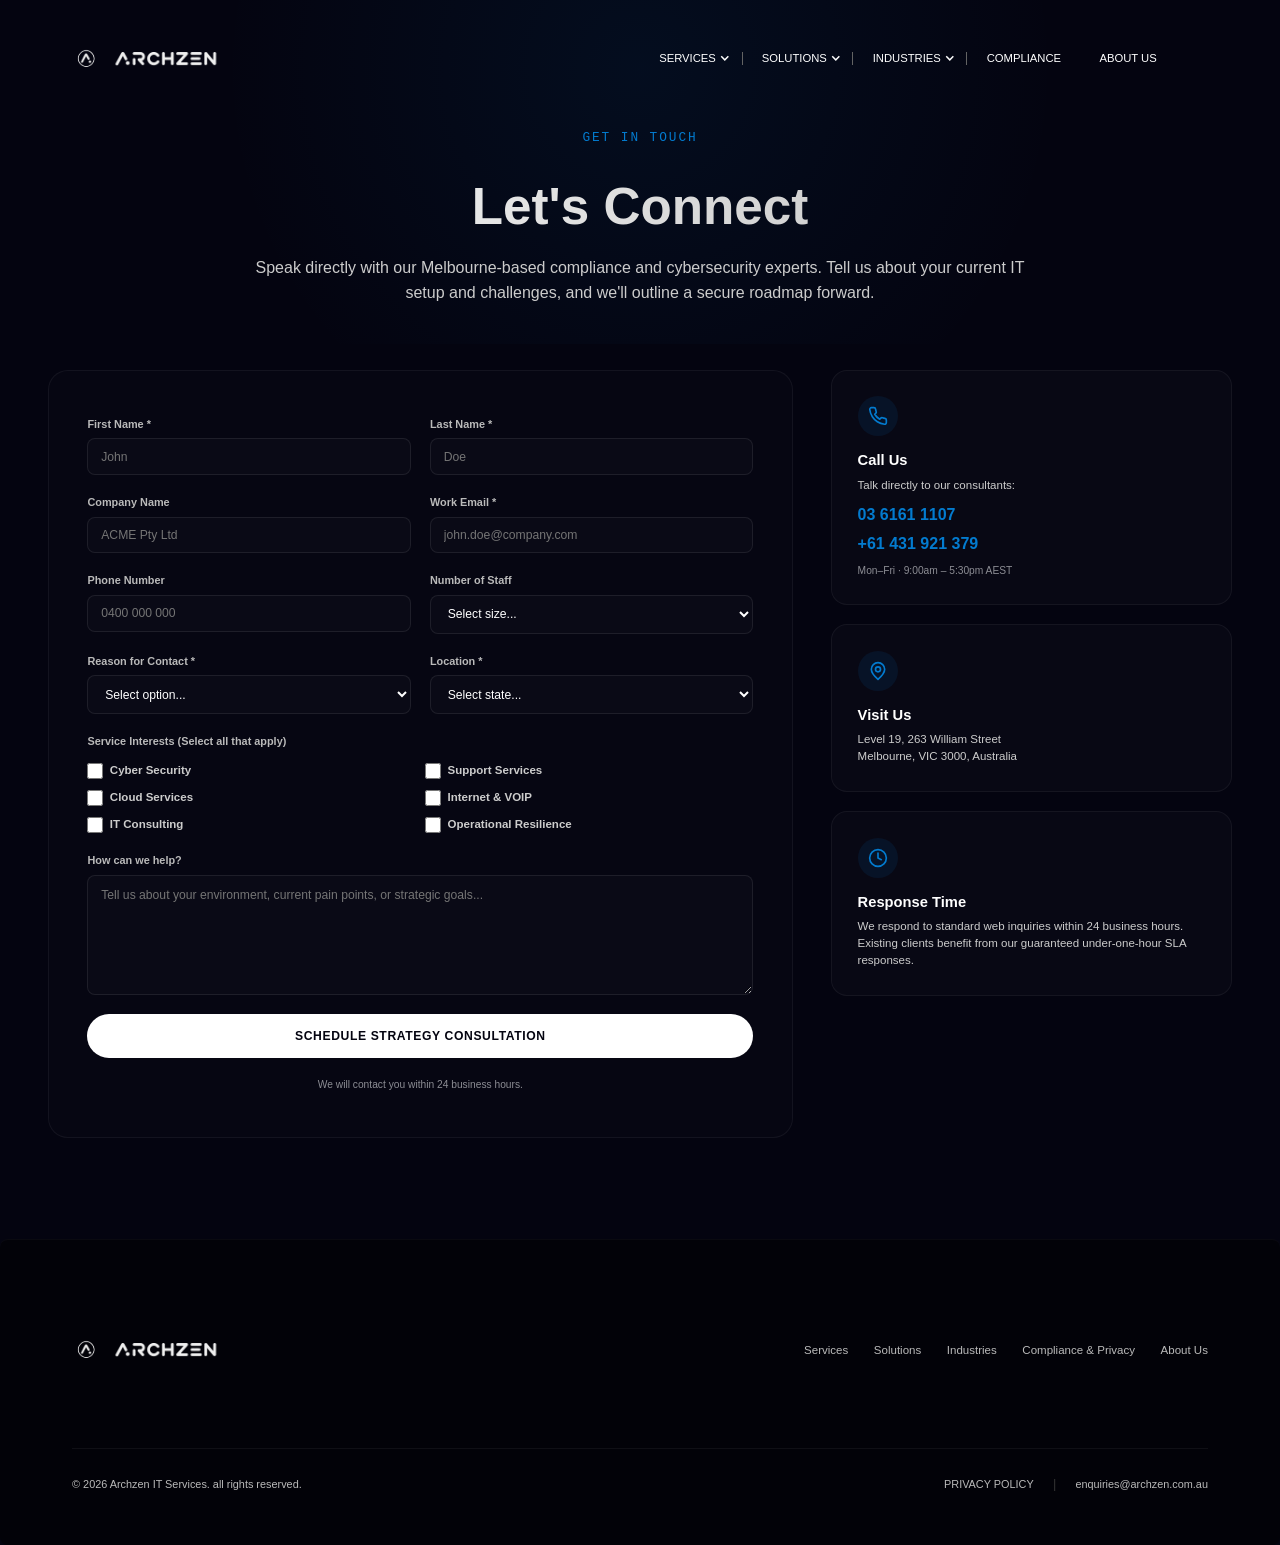
<file: contact.html>
<!DOCTYPE html>
<html data-wf-domain="www.archzen.com.au" data-wf-page="67c995cf629758b15942fb16"
    data-wf-site="67c995cf629758b15942fb10" lang="en">

<head>
    <meta charset="utf-8" />
    <title>Contact Us - ArchZen Managed IT &amp; Cybersecurity</title>
    <meta
        content="Get in touch with ArchZen. Speak with our Melbourne-based IT and cybersecurity team. Standard response within 24 business hours, urgent desk under 1 hour."
        name="description" />
    <meta content="Contact Us - ArchZen Managed IT &amp; Cybersecurity" property="og:title" />
    <meta
        content="Get in touch with ArchZen. Speak with our Melbourne-based IT and cybersecurity team. Standard response within 24 business hours, urgent desk under 1 hour."
        property="og:description" />
    <meta content="width=device-width, initial-scale=1" name="viewport" />
    <link href="css/webflow.css" rel="stylesheet" type="text/css" />
    <script src="js/init.js" type="text/javascript"></script>
    <link href="resources/now_logo.png"
        rel="shortcut icon" type="image/x-icon" />
    <link rel="stylesheet" href="css/style.css?v=12" />
    <link rel="stylesheet" href="css/mobile.css?v=13" media="screen and (max-width: 991px)" />

    <style>
        .contact-hero-section {
            padding: 10rem 2.5rem 3rem 2.5rem;
            position: relative;
            background: radial-gradient(circle at 50% 20%, rgba(3, 123, 207, 0.08) 0%, transparent 60%);
            text-align: center;
        }
        
        .contact-title-large {
            font-size: 4rem;
            font-weight: 700;
            line-height: 1.1;
            margin-bottom: 1.5rem;
            background: linear-gradient(90deg, #FFFFFF 0%, #BABABA 100%);
            -webkit-background-clip: text;
            background-clip: text;
            -webkit-text-fill-color: transparent;
        }

        .contact-subtitle {
            font-family: 'Robotomono', monospace;
            font-size: 1rem;
            text-transform: uppercase;
            letter-spacing: 0.15em;
            color: #037BCF;
            margin-bottom: 2.5rem;
        }

        .contact-intro-box {
            max-width: 800px;
            margin: 0 auto;
            font-size: 1.25rem;
            color: #CCCCCC;
            line-height: 1.6;
        }

        .contact-grid-section {
            padding: 2rem 2.5rem 6rem 2.5rem;
        }

        .contact-grid-container {
            max-width: 1200px;
            margin: 0 auto;
            display: grid;
            grid-template-columns: 1.3fr 0.7fr;
            gap: 3rem;
            align-items: start;
        }

        .form-card {
            background: rgba(255, 255, 255, 0.01);
            border: 1px solid rgba(255, 255, 255, 0.05);
            border-radius: 20px;
            padding: 3.5rem 3rem;
            text-align: left;
        }

        .form-grid {
            display: grid;
            grid-template-columns: 1fr 1fr;
            gap: 1.5rem;
        }

        .form-full-width {
            grid-column: span 2;
        }

        .field-group {
            display: flex;
            flex-direction: column;
            gap: 0.5rem;
        }

        .field-label {
            font-size: 0.85rem;
            font-weight: 600;
            color: #BABABA;
        }

        .form-input, .form-select, .form-textarea {
            background: rgba(255, 255, 255, 0.02);
            border: 1px solid rgba(255, 255, 255, 0.08);
            border-radius: 8px;
            padding: 0.8rem 1rem;
            color: #FFFFFF;
            font-size: 0.95rem;
            outline: none;
            transition: border-color 0.3s ease, box-shadow 0.3s ease, background-color 0.3s ease;
            width: 100%;
            box-sizing: border-box;
        }

        .form-select option {
            background-color: #0c0d18;
            color: #ffffff;
        }

        .form-input:focus, .form-select:focus, .form-textarea:focus {
            border-color: #037BCF;
            box-shadow: 0 0 12px rgba(3, 123, 207, 0.25);
            background: rgba(255, 255, 255, 0.04);
        }

        .form-textarea {
            min-height: 120px;
            resize: vertical;
        }

        .checkbox-container {
            display: grid;
            grid-template-columns: repeat(2, 1fr);
            gap: 0.75rem;
            margin-top: 0.5rem;
        }

        .checkbox-item {
            display: flex;
            align-items: center;
            gap: 0.5rem;
            font-size: 0.9rem;
            color: #CCCCCC;
            cursor: pointer;
        }

        .checkbox-item input {
            cursor: pointer;
            accent-color: #037BCF;
            width: 16px;
            height: 16px;
        }

        .submit-btn {
            background: #FFFFFF;
            color: #040410;
            font-weight: 700;
            font-size: 0.95rem;
            text-transform: uppercase;
            letter-spacing: 0.05em;
            border-radius: 30px;
            padding: 1rem;
            border: none;
            cursor: pointer;
            width: 100%;
            transition: all 0.3s ease;
            margin-top: 1.5rem;
        }

        .submit-btn:hover {
            background: #037BCF;
            color: #FFFFFF;
            transform: translateY(-2px);
            box-shadow: 0 10px 25px rgba(3, 123, 207, 0.35);
        }

        .form-footer-txt {
            font-size: 0.8rem;
            color: #8c8d94;
            text-align: center;
            margin-top: 1.5rem;
        }

        .sidebar-stack {
            display: flex;
            flex-direction: column;
            gap: 1.5rem;
        }

        .sidebar-card {
            background: rgba(255, 255, 255, 0.02);
            border: 1px solid rgba(255, 255, 255, 0.05);
            border-radius: 16px;
            padding: 2rem;
            text-align: left;
            transition: border-color 0.3s ease;
        }

        .sidebar-card:hover {
            border-color: rgba(3, 123, 207, 0.2);
        }

        .sidebar-icon-circle {
            width: 40px;
            height: 40px;
            border-radius: 50%;
            background: rgba(3, 123, 207, 0.1);
            display: flex;
            align-items: center;
            justify-content: center;
            margin-bottom: 1.25rem;
            color: #037BCF;
        }

        .sidebar-title {
            font-size: 1.15rem;
            font-weight: 700;
            color: #FFFFFF;
            margin-bottom: 0.5rem;
        }

        .sidebar-desc {
            font-size: 0.9rem;
            color: #CCCCCC;
            line-height: 1.5;
            margin: 0;
        }

        .sidebar-link {
            color: #037BCF;
            text-decoration: none;
            font-weight: bold;
            font-size: 1.25rem;
            transition: color 0.3s ease;
        }

        .sidebar-link:hover {
            color: #04BEE0;
        }

        .portal-btn {
            display: inline-block;
            margin-top: 1rem;
            padding: 0.5rem 1.5rem;
            border: 1px solid rgba(3, 123, 207, 0.4);
            border-radius: 20px;
            color: #037BCF;
            font-weight: 600;
            font-size: 0.85rem;
            text-decoration: none;
            transition: all 0.3s ease;
        }

        .portal-btn:hover {
            background: rgba(3, 123, 207, 0.1);
            border-color: #037BCF;
            color: #FFFFFF;
        }

        @media (max-width: 991px) {
            .contact-title-large {
                font-size: 3rem;
            }
            .contact-grid-container {
                grid-template-columns: 1fr;
                gap: 2.5rem;
            }
        }

        @media (max-width: 767px) {
            .contact-title-large {
                font-size: 2.5rem;
            }
            .form-card {
                padding: 2.5rem 1.5rem;
            }
            .form-grid {
                grid-template-columns: 1fr;
            }
            .form-full-width {
                grid-column: span 1;
            }
            .checkbox-container {
                grid-template-columns: 1fr;
            }
        }
    </style>
</head>

<body>
    <div class="page-wrapper">
        <!-- Header / Navigation Bar (matches index.html exactly) -->
        <div class="nav-wr">
            <div data-w-id="16a33179-36c8-d806-b49b-97b66be518c0" data-animation="default" data-collapse="medium" data-duration="500" data-easing="ease-out" data-easing2="ease-in" role="banner" class="navbar w-nav" style="background: rgba(4, 4, 16, 0.7); backdrop-filter: blur(12px);">
                <div class="container">
                    <div class="navbar-wr">
                        <div class="brand" style="display: flex; align-items: center; gap: 0.5rem;">
                            <a href="index.html" style="text-decoration: none; color: inherit; display: flex; align-items: center; gap: 0.5rem;">
                                <img src="resources/now_logo.png" alt="ArchZen Logo" style="height: 2.2rem; width: auto;" />
                                <img src="resources/archzen_logo_text.png" alt="ArchZen" class="nav-logo-text" />
                            </a>
                        </div>
                        <nav role="navigation" class="nav-menu w-nav-menu">
                            <div class="nav-menu-inner">
                                <div class="nav-menu-links-wr">
                                    <div data-delay="0" data-hover="true" class="nav-dropdown w-dropdown">
                                        <a href="#" class="nav-dropdown-toggle w-dropdown-toggle" style="text-decoration: none; color: inherit; display: flex; align-items: center; gap: 0.25rem;">
                                            <p style="margin: 0;">Services</p>
                                            <div class="nav-dropdown-icon w-icon-dropdown-toggle"></div>
                                        </a>
                                        <nav class="nav-dropdown-list w-dropdown-list" style="max-width: 15rem !important;">
                                            <div class="nav-dropdown-inner-wr" style="padding: 1.5rem;">
                                                <div class="nav-dropdown-links-wr" style="display: flex; flex-direction: column; gap: 0.75rem;">
                                                    <a href="services.html#cyber-security" class="nav-dropdown-link" style="padding: 0.25rem 0; font-weight: 500;">Cyber Security</a>
                                                    <a href="services.html#support-services" class="nav-dropdown-link" style="padding: 0.25rem 0; font-weight: 500;">Support Services</a>
                                                    <a href="services.html#cloud-services" class="nav-dropdown-link" style="padding: 0.25rem 0; font-weight: 500;">Cloud Services</a>
                                                </div>
                                            </div>
                                        </nav>
                                    </div>
                                    <div class="nav-divider"></div>
                                    <div data-delay="0" data-hover="true" class="nav-dropdown w-dropdown">
                                        <a href="#" class="nav-dropdown-toggle w-dropdown-toggle" style="text-decoration: none; color: inherit; display: flex; align-items: center; gap: 0.25rem;">
                                            <p style="margin: 0;">Solutions</p>
                                            <div class="nav-dropdown-icon w-icon-dropdown-toggle"></div>
                                        </a>
                                        <nav class="nav-dropdown-list is-2 w-dropdown-list" style="max-width: 15rem !important;">
                                            <div class="nav-dropdown-inner-wr" style="padding: 1.5rem;">
                                                <div class="nav-dropdown-links-wr" style="display: flex; flex-direction: column; gap: 0.75rem;">
                                                    <a href="solutions.html#internet-voip" class="nav-dropdown-link" style="padding: 0.25rem 0; font-weight: 500;">Internet &amp; VOIP</a>
                                                    <a href="solutions.html#it-consulting" class="nav-dropdown-link" style="padding: 0.25rem 0; font-weight: 500;">IT Consulting</a>
                                                    <a href="solutions.html#operational-resilience" class="nav-dropdown-link" style="padding: 0.25rem 0; font-weight: 500;">Operational Resilience</a>
                                                    <a href="solutions.html#cx-test-automation" class="nav-dropdown-link" style="padding: 0.25rem 0; font-weight: 500;">CX Test Automation</a>
                                                    <a href="solutions.html#conversational-ai" class="nav-dropdown-link" style="padding: 0.25rem 0; font-weight: 500;">Conversational AI</a>
                                                </div>
                                            </div>
                                        </nav>
                                    </div>
                                    <div class="nav-divider"></div>
                                    <div data-delay="0" data-hover="true" class="nav-dropdown w-dropdown">
                                        <a href="#" class="nav-dropdown-toggle w-dropdown-toggle" style="text-decoration: none; color: inherit; display: flex; align-items: center; gap: 0.25rem;">
                                            <p style="margin: 0;">Industries</p>
                                            <div class="nav-dropdown-icon w-icon-dropdown-toggle"></div>
                                        </a>
                                        <nav class="nav-dropdown-list is-3 w-dropdown-list">
                                            <div class="nav-dropdown-inner-wr">
                                                <div class="text-weight-medium hide-on-mobile">
                                                    <div class="text-size-medium-18">Sectors Supported</div>
                                                </div>
                                                <div class="spacer-medium-10 hide-on-mobile"></div>
                                                <div class="nav-dropdown-links-wr">
                                                    <a href="industries.html#financial" class="nav-dropdown-link">Professional Services</a>
                                                    <a href="industries.html#healthcare" class="nav-dropdown-link">Healthcare &amp; NDIS</a>
                                                    <a href="industries.html#legal" class="nav-dropdown-link">Law Firm</a>
                                                    <a href="industries.html#all-industries" class="nav-dropdown-link">Co-Managed IT</a>
                                                </div>
                                            </div>
                                        </nav>
                                    </div>
                                    <div class="nav-divider"></div>
                                    <a href="compliance-privacy.html" class="nav-link">Compliance</a>
                                        <a href="about.html" class="nav-link">About Us</a>
                                </div>
                            </div>
                        </nav>
                            <div  class="nav-burger-link w-nav-button">
                                <div class="nav-burger-inner">
                                    <div class="nav-burger-icons-wr"><img loading="eager"
                                            src="resources/67dc026489c617fcaabbb106_menu.svg" alt=""
                                            class="nav-burger-icon is-1" /><img loading="eager"
                                            src="resources/67dc02645b95e32899fab030_Close.svg" alt=""
                                            class="nav-burger-icon is-2" /></div>
                                </div>
                            </div>
                    </div>
                </div>
            </div>
        </div>

        <main class="main-wrapper">
            <!-- Contact Hero -->
            <section class="contact-hero-section">
                <div class="container">
                    <p class="contact-subtitle">Get In Touch</p>
                    <h1 class="contact-title-large">Let's Connect</h1>
                    <div class="contact-intro-box">
                        <p>Speak directly with our Melbourne-based compliance and cybersecurity experts. Tell us about your current IT setup and challenges, and we'll outline a secure roadmap forward.</p>
                    </div>
                </div>
            </section>

            <!-- Contact Grid & Form -->
            <section class="contact-grid-section">
                <div class="container contact-grid-container">
                    <!-- 1. Lead Capture Form -->
                    <form class="form-card" action="https://formsubmit.co/enquiries@archzen.com.au" method="POST" id="contact-form">
                        <!-- Custom Email Subject -->
                        <input type="hidden" name="_subject" value="New Contact Form Submission - ArchZen">
                        
                        <div class="form-grid">
                            <div class="field-group">
                                <label class="field-label" for="first-name">First Name *</label>
                                <input type="text" id="first-name" name="First Name" class="form-input" required placeholder="John" />
                            </div>
                            <div class="field-group">
                                <label class="field-label" for="last-name">Last Name *</label>
                                <input type="text" id="last-name" name="Last Name" class="form-input" required placeholder="Doe" />
                            </div>
                            <div class="field-group">
                                <label class="field-label" for="company-name">Company Name</label>
                                <input type="text" id="company-name" name="Company Name" class="form-input" placeholder="ACME Pty Ltd" />
                            </div>
                            <div class="field-group">
                                <label class="field-label" for="email">Work Email *</label>
                                <input type="email" id="email" name="Email" class="form-input" required placeholder="john.doe@company.com" />
                            </div>
                            <div class="field-group">
                                <label class="field-label" for="phone">Phone Number</label>
                                <input type="tel" id="phone" name="Phone" class="form-input" placeholder="0400 000 000" />
                            </div>
                            <div class="field-group">
                                <label class="field-label" for="staff-size">Number of Staff</label>
                                <select id="staff-size" name="Staff Size" class="form-select">
                                    <option value="">Select size...</option>
                                    <option value="sole">Sole Trader</option>
                                    <option value="micro">2–9 (Micro)</option>
                                    <option value="small">10–49 (Small)</option>
                                    <option value="medium">50–199 (Medium)</option>
                                    <option value="large">200+ (Large)</option>
                                </select>
                            </div>
                            <div class="field-group">
                                <label class="field-label" for="reason">Reason for Contact *</label>
                                <select id="reason" name="Reason for Contact" class="form-select" required>
                                    <option value="">Select option...</option>
                                    <option>Request a Quote or Information</option>
                                    <option>Cybersecurity Solutions</option>
                                    <option>Managed IT or Cloud Solutions</option>
                                    <option>Compliance and Governance</option>
                                    <option>Technical Support or Troubleshooting</option>
                                    <option>General Inquiry</option>
                                    <option>Other</option>
                                </select>
                            </div>
                            <div class="field-group">
                                <label class="field-label" for="location">Location *</label>
                                <select id="location" name="Location" class="form-select" required>
                                    <option value="">Select state...</option>
                                    <option>Victoria (VIC)</option>
                                    <option>New South Wales (NSW)</option>
                                    <option>Queensland (QLD)</option>
                                    <option>South Australia (SA)</option>
                                    <option>Western Australia (WA)</option>
                                    <option>Australian Capital Territory (ACT)</option>
                                    <option>Tasmania (TAS)</option>
                                    <option>Northern Territory (NT)</option>
                                    <option>Other</option>
                                </select>
                            </div>

                            <div class="field-group form-full-width">
                                <label class="field-label">Service Interests (Select all that apply)</label>
                                <div class="checkbox-container">
                                    <label class="checkbox-item"><input type="checkbox" name="interest" value="cyber" /><span>Cyber Security</span></label>
                                    <label class="checkbox-item"><input type="checkbox" name="interest" value="support" /><span>Support Services</span></label>
                                    <label class="checkbox-item"><input type="checkbox" name="interest" value="cloud" /><span>Cloud Services</span></label>
                                    <label class="checkbox-item"><input type="checkbox" name="interest" value="internet" /><span>Internet &amp; VOIP</span></label>
                                    <label class="checkbox-item"><input type="checkbox" name="interest" value="consulting" /><span>IT Consulting</span></label>
                                    <label class="checkbox-item"><input type="checkbox" name="interest" value="resilience" /><span>Operational Resilience</span></label>
                                </div>
                            </div>

                            <div class="field-group form-full-width">
                                <label class="field-label" for="message">How can we help?</label>
                                <textarea id="message" name="Message" class="form-textarea" placeholder="Tell us about your environment, current pain points, or strategic goals..."></textarea>
                            </div>
                        </div>

                        <button type="submit" class="submit-btn">Schedule Strategy Consultation</button>
                        <div class="form-footer-txt">We will contact you within 24 business hours.</div>
                    </form>

                    <!-- 2. Sidebar Contact Info Stack -->
                    <div class="sidebar-stack">
                        <!-- Card 1: Call Us -->
                        <div class="sidebar-card">
                            <div class="sidebar-icon-circle">
                                <svg xmlns="http://www.w3.org/2000/svg" width="20" height="20" viewBox="0 0 24 24" fill="none" stroke="currentColor" stroke-width="2" stroke-linecap="round" stroke-linejoin="round"><path d="M22 16.92v3a2 2 0 0 1-2.18 2 19.79 19.79 0 0 1-8.63-3.07 19.5 19.5 0 0 1-6-6 19.79 19.79 0 0 1-3.07-8.67A2 2 0 0 1 4.11 2h3a2 2 0 0 1 2 1.72 12.84 12.84 0 0 0 .7 2.81 2 2 0 0 1-.45 2.11L8.09 9.91a16 16 0 0 0 6 6l1.27-1.27a2 2 0 0 1 2.11-.45 12.84 12.84 0 0 0 2.81.7A2 2 0 0 1 22 16.92z"></path></svg>
                            </div>
                            <h2 class="sidebar-title">Call Us</h2>
                            <p class="sidebar-desc" style="margin-bottom: 0.75rem;">Talk directly to our consultants:</p>
                            <a class="sidebar-link" href="tel:0361611107">03 6161 1107</a>
                            <div style="margin-top: 0.4rem;"></div>
                            <a class="sidebar-link" href="tel:+61431921379">+61 431 921 379</a>
                            <p class="sidebar-desc" style="margin-top: 0.5rem; font-size: 0.8rem; color: #8c8d94;">Mon–Fri · 9:00am – 5:30pm AEST</p>
                        </div>

                        <!-- Card 2: Visit Us -->
                        <div class="sidebar-card">
                            <div class="sidebar-icon-circle">
                                <svg xmlns="http://www.w3.org/2000/svg" width="20" height="20" viewBox="0 0 24 24" fill="none" stroke="currentColor" stroke-width="2" stroke-linecap="round" stroke-linejoin="round"><path d="M12 2a8 8 0 0 0-8 8c0 5.25 8 12 8 12s8-6.75 8-12a8 8 0 0 0-8-8z"></path><circle cx="12" cy="10" r="3"></circle></svg>
                            </div>
                            <h2 class="sidebar-title">Visit Us</h2>
                            <p class="sidebar-desc">
                                Level 19, 263 William Street<br />
                                Melbourne, VIC 3000, Australia
                            </p>
                        </div>

                        <!-- Card 3: Response Time -->
                        <div class="sidebar-card">
                            <div class="sidebar-icon-circle">
                                <svg xmlns="http://www.w3.org/2000/svg" width="20" height="20" viewBox="0 0 24 24" fill="none" stroke="currentColor" stroke-width="2" stroke-linecap="round" stroke-linejoin="round"><circle cx="12" cy="12" r="10"></circle><polyline points="12 6 12 12 16 14"></polyline></svg>
                            </div>
                            <h2 class="sidebar-title">Response Time</h2>
                            <p class="sidebar-desc">We respond to standard web inquiries within 24 business hours. Existing clients benefit from our guaranteed under-one-hour SLA responses.</p>
                        </div>


                    </div>
                </div>
            </section>
        </main>

        <!-- Footer (matches index.html exactly) -->
        <div class="footer-bottom" style="padding: 4rem 2.5rem; background: #020208; border-top: 1px solid rgba(255, 255, 255, 0.03);">
            <div class="container" style="display: flex; flex-direction: column; gap: 3rem;">
                <div style="display: flex; justify-content: space-between; align-items: center; flex-wrap: wrap; gap: 2rem;">
                    <div class="footer-logo-wr" style="display: flex; align-items: center; gap: 0.5rem;">
                        <img src="resources/now_logo.png" alt="ArchZen Logo" style="height: 2.2rem; width: auto;" />
                        <img src="resources/archzen_logo_text.png" alt="ArchZen" class="nav-logo-text" />
                    </div>
                    <div style="display: flex; gap: 2rem; flex-wrap: wrap;">
                        <a href="services.html" style="color: #BABABA; font-size: 0.9rem; text-decoration: none;">Services</a>
                        <a href="solutions.html" style="color: #BABABA; font-size: 0.9rem; text-decoration: none;">Solutions</a>
                        <a href="industries.html" style="color: #BABABA; font-size: 0.9rem; text-decoration: none;">Industries</a>
                        <a href="compliance-privacy.html" style="color: #BABABA; font-size: 0.9rem; text-decoration: none;">Compliance &amp; Privacy</a>
                        <a href="about.html" style="color: #BABABA; font-size: 0.9rem; text-decoration: none;">About Us</a>
                    </div>
                </div>
                
                <div style="display: flex; justify-content: space-between; align-items: center; flex-wrap: wrap; gap: 1rem; border-top: 1px solid rgba(255, 255, 255, 0.05); padding-top: 2rem;">
                    <div class="text-color-light-grey" style="font-size: 0.85rem;">
                        <p>© 2026 Archzen IT Services. all rights reserved.</p>
                    </div>
                    <div style="display: flex; gap: 1.5rem; align-items: center;">
                        <a href="compliance-privacy.html#privacy-policy" style="color: #BABABA; font-size: 0.85rem; text-decoration: none;">PRIVACY POLICY</a>
                        <span style="color: #333;">|</span>
                        <a href="mailto:enquiries@archzen.com.au" style="color: #BABABA; font-size: 0.85rem; text-decoration: none;">enquiries@archzen.com.au</a>
                    </div>
                </div>
            </div>
        </div>
    </div>

    <script src="https://d3e54v103j8qbb.cloudfront.net/js/jquery-3.5.1.min.dc5e7f18c8.js?site=67c995cf629758b15942fb10"
        type="text/javascript" integrity="sha256-9/aliU8dGd2tb6OSsuzixeV4y/faTqgFtohetphbbj0="
        crossorigin="anonymous"></script>
    <script src="js/webflow.schunk.36b8fb49256177c8.js"
        type="text/javascript" integrity="sha384-4abIlA5/v7XaW1HMXKBgnUuhnjBYJ/Z9C1OSg4OhmVw9O3QeHJ/qJqFBERCDPv7G"
        crossorigin="anonymous"></script>
    <script src="js/webflow.schunk.d9fac0197bbf1620.js"
        type="text/javascript" integrity="sha384-3LGd2PPe0vsNPlYPJ8WkvD4G6tVTYmVfw1o8exDTt8GTnRnSy05tuV0oatZLwhG+"
        crossorigin="anonymous"></script>
    <script src="js/webflow.81c3df57.aa0bb3188abb363d.js"
        type="text/javascript" integrity="sha384-uScabh9j8MNI167300pWvkWwyzUwTolouTPamI0QPa3BUI4m9XgthkYYsAsEgI/f"
        crossorigin="anonymous"></script>
    <script src="js/script.js?v=7"></script>
    <script src="js/mobile.js"></script>
</body>

</html>
</file>
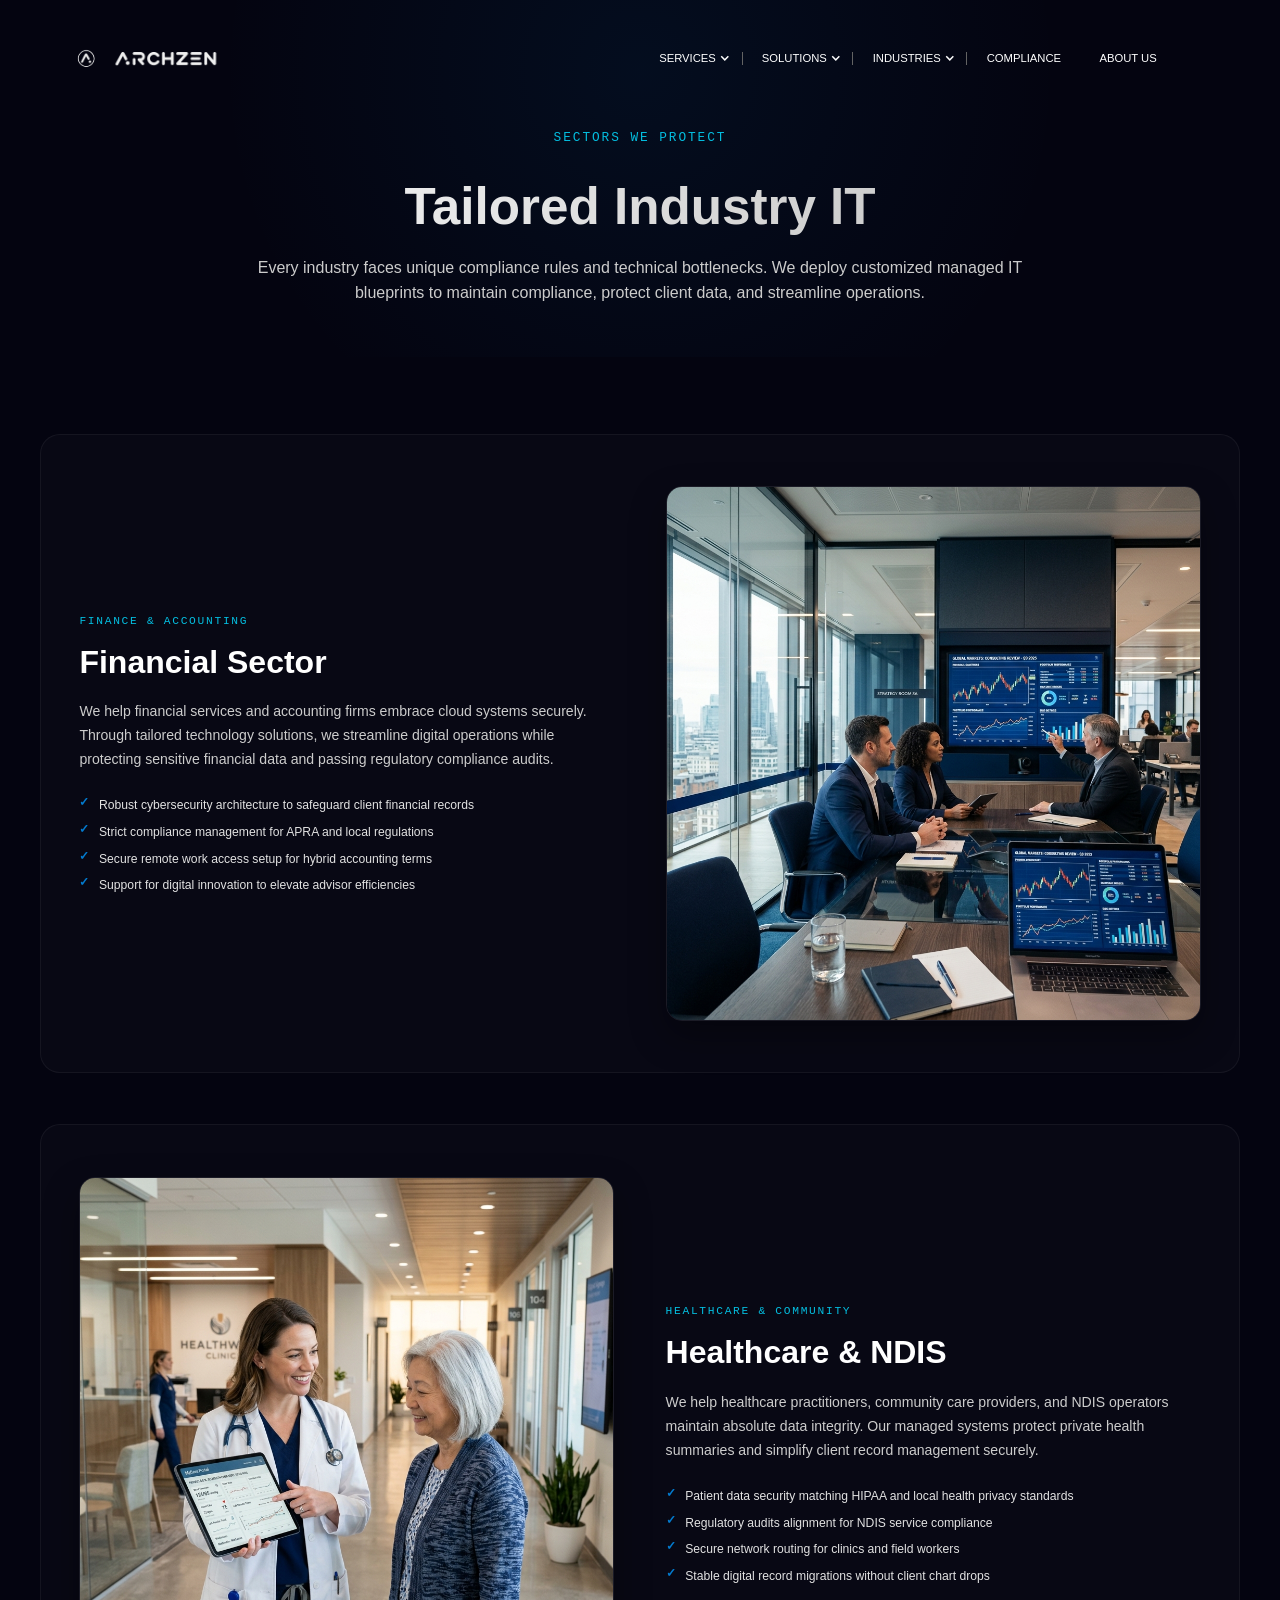
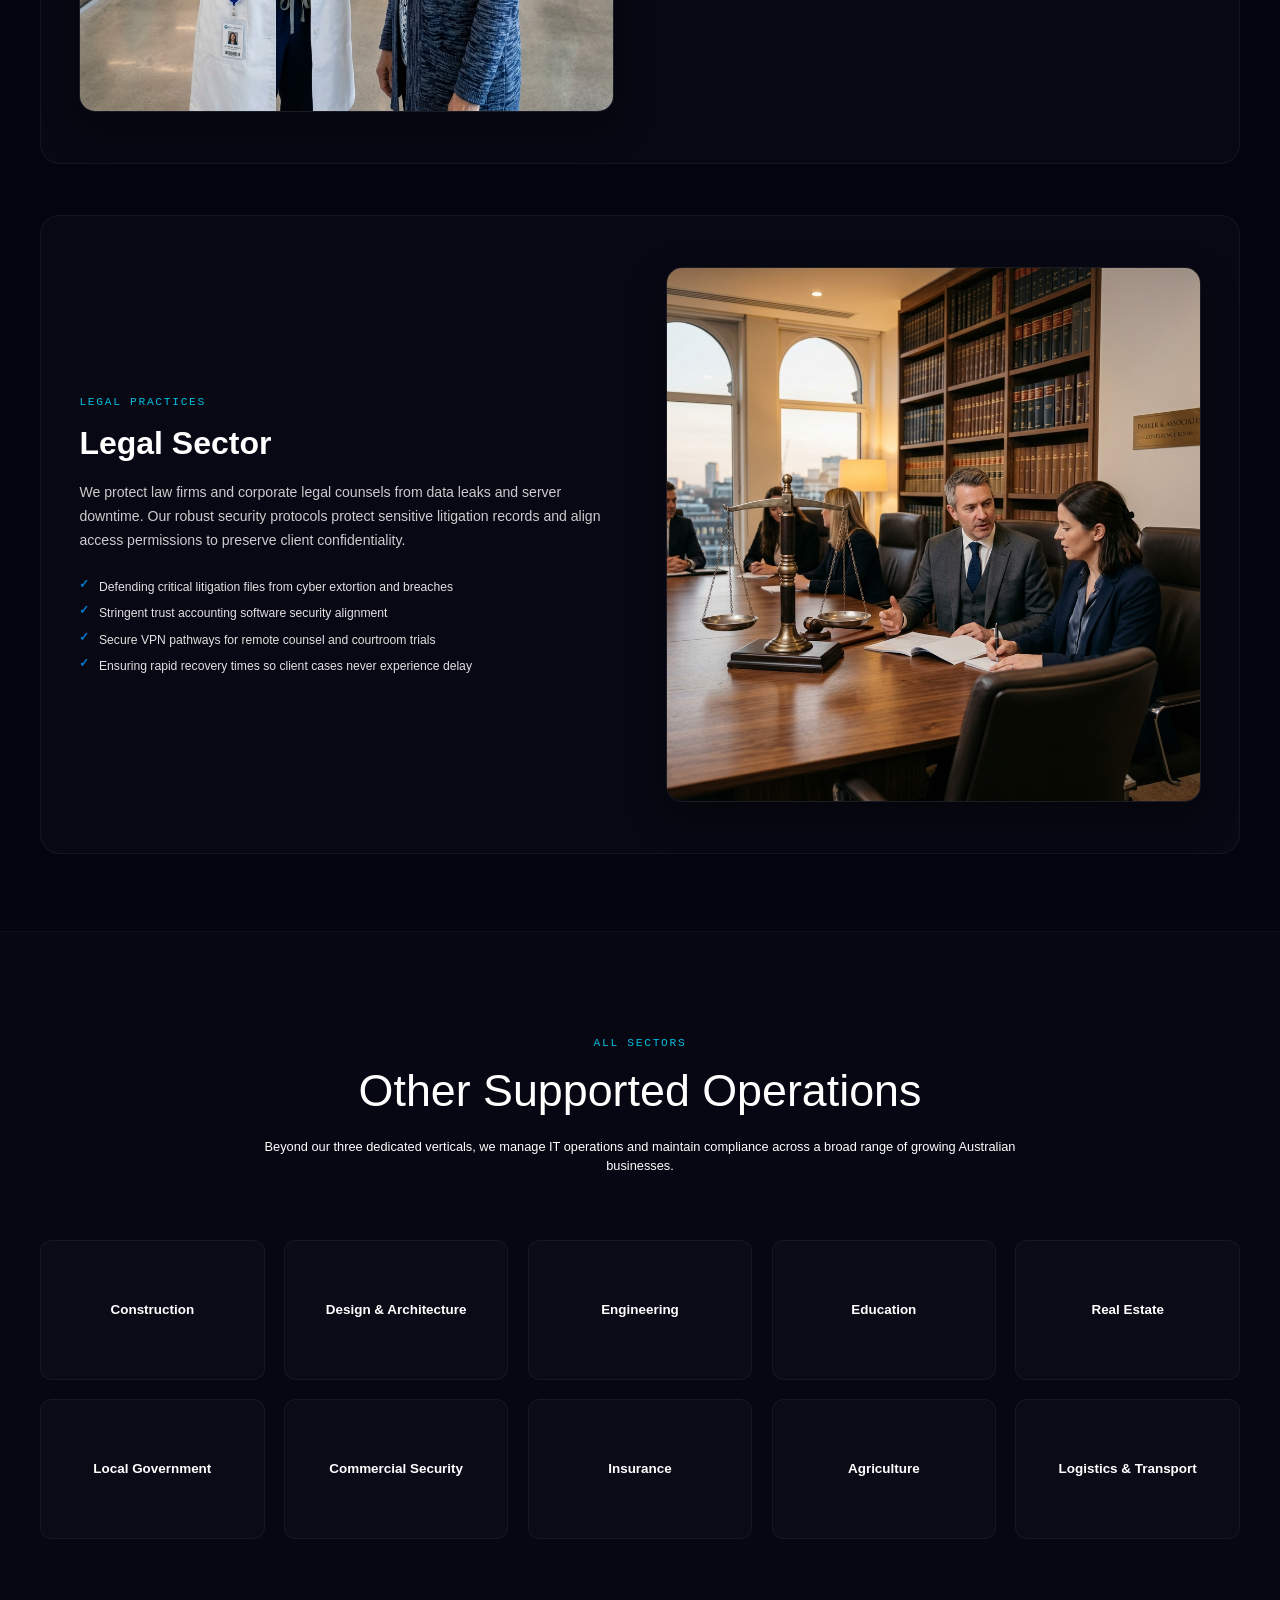
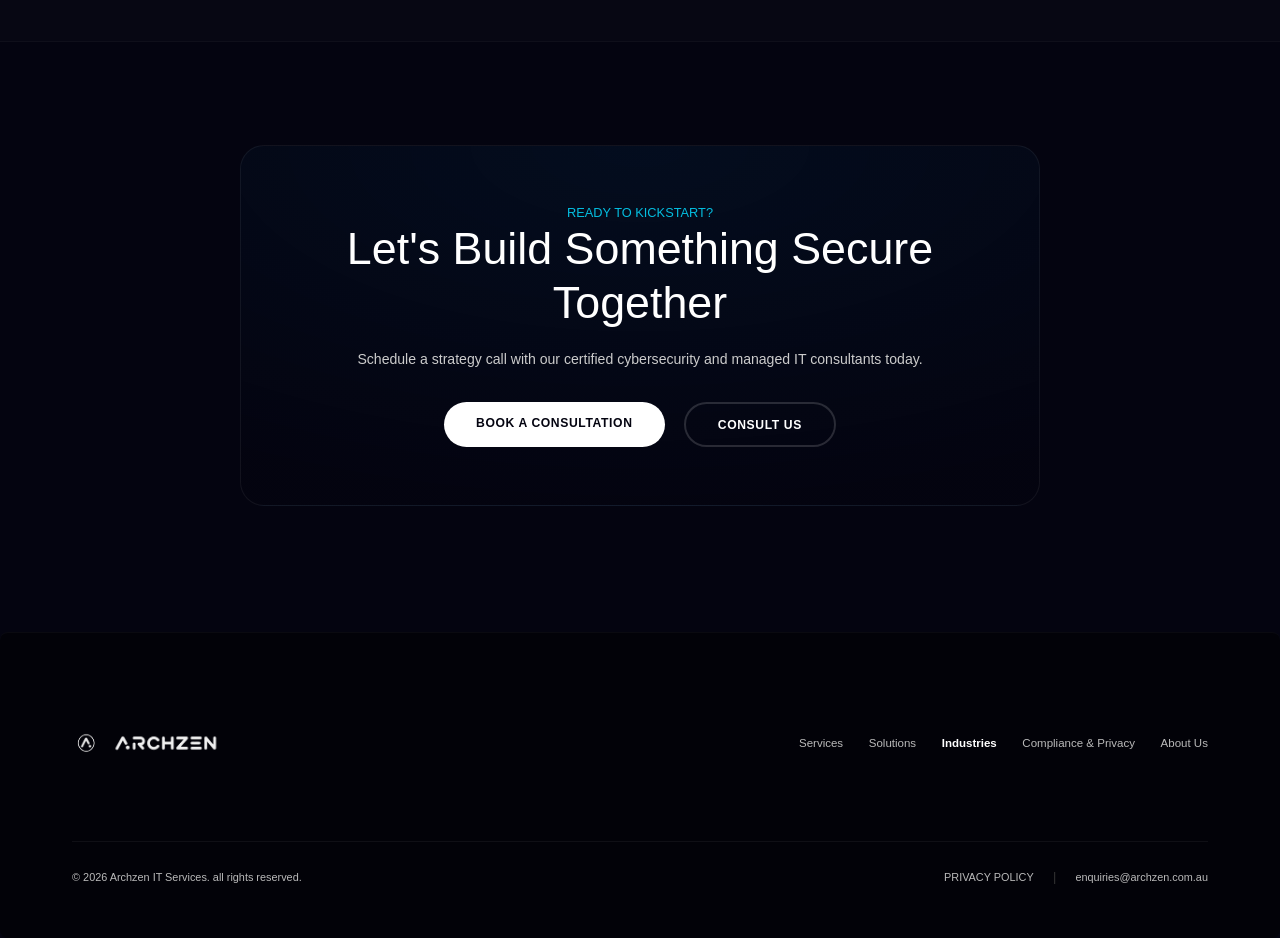
<file: industries.html>
<!DOCTYPE html>
<html data-wf-domain="www.archzen.com.au" data-wf-page="67c995cf629758b15942fb16"
    data-wf-site="67c995cf629758b15942fb10" lang="en">

<head>
    <meta charset="utf-8" />
    <title>Industries - ArchZen Managed IT &amp; Cybersecurity</title>
    <meta
        content="ArchZen serves key business industries across Australia: Financial, Healthcare &amp; NDIS, Legal, and other growing operations. Custom compliance &amp; IT frameworks."
        name="description" />
    <meta content="Industries - ArchZen Managed IT &amp; Cybersecurity" property="og:title" />
    <meta
        content="ArchZen serves key business industries across Australia: Financial, Healthcare &amp; NDIS, Legal, and other growing operations. Custom compliance &amp; IT frameworks."
        property="og:description" />
    <meta content="width=device-width, initial-scale=1" name="viewport" />
    <link href="css/webflow.css" rel="stylesheet" type="text/css" />
    <script src="js/init.js" type="text/javascript"></script>
    <link href="resources/now_logo.png" rel="shortcut icon" type="image/x-icon" />
    <link rel="stylesheet" href="css/style.css?v=12" />
    <link rel="stylesheet" href="css/mobile.css?v=13" media="screen and (max-width: 991px)" />

    <style>
        .industries-hero-section {
            padding: 10rem 2.5rem 4rem 2.5rem;
            position: relative;
            background: radial-gradient(circle at 50% 20%, rgba(3, 123, 207, 0.08) 0%, transparent 60%);
            text-align: center;
        }

        .industries-title-large {
            font-size: 4rem;
            font-weight: 700;
            line-height: 1.1;
            margin-bottom: 1.5rem;
            background: linear-gradient(90deg, #FFFFFF 0%, #BABABA 100%);
            -webkit-background-clip: text;
            background-clip: text;
            -webkit-text-fill-color: transparent;
        }

        .industries-subtitle {
            font-family: 'Robotomono', monospace;
            font-size: 1rem;
            text-transform: uppercase;
            letter-spacing: 0.15em;
            color: #04BEE0;
            margin-bottom: 2.5rem;
        }

        .industries-intro-box {
            max-width: 800px;
            margin: 0 auto;
            font-size: 1.25rem;
            color: #CCCCCC;
            line-height: 1.6;
        }

        .verticals-section {
            padding: 6rem 2.5rem;
        }

        .verticals-container {
            max-width: 1200px;
            margin: 0 auto;
            display: flex;
            flex-direction: column;
            gap: 4rem;
        }

        .vertical-card {
            background: rgba(255, 255, 255, 0.02);
            border: 1px solid rgba(255, 255, 255, 0.05);
            border-radius: 20px;
            padding: 4rem 3rem;
            display: grid;
            grid-template-columns: 1fr 1fr;
            gap: 4rem;
            align-items: center;
            transition: border-color 0.3s ease, background-color 0.3s ease;
        }

        .vertical-card:hover {
            border-color: rgba(3, 123, 207, 0.25);
            background: rgba(255, 255, 255, 0.04);
        }

        .vertical-content {
            text-align: left;
        }

        .vertical-tag {
            font-family: 'Robotomono', monospace;
            font-size: 0.88rem;
            text-transform: uppercase;
            letter-spacing: 0.15em;
            color: #04BEE0;
            margin-bottom: 1rem;
        }

        .vertical-title {
            font-size: 2.5rem;
            font-weight: 700;
            line-height: 1.2;
            color: #FFFFFF;
            margin-bottom: 1.5rem;
        }

        .vertical-desc {
            font-size: 1.1rem;
            color: #CCCCCC;
            line-height: 1.7;
            margin-bottom: 2rem;
        }

        .challenges-list {
            list-style: none;
            padding-left: 0;
            margin: 0;
            display: flex;
            flex-direction: column;
            gap: 0.75rem;
        }

        .challenge-item {
            display: flex;
            align-items: flex-start;
            gap: 0.75rem;
            font-size: 0.95rem;
            color: #E2E2E2;
            line-height: 1.4;
        }

        .challenge-icon {
            color: #037BCF;
            font-weight: bold;
            line-height: 0.9;
        }

        .vertical-img-frame {
            border-radius: 16px;
            overflow: hidden;
            border: 1px solid rgba(255, 255, 255, 0.08);
            box-shadow: 0 15px 35px rgba(0, 0, 0, 0.35);
            line-height: 0;
        }

        .vertical-img {
            width: 100%;
            height: auto;
            display: block;
        }

        .other-industries-section {
            padding: 8rem 2.5rem;
            background: rgba(255, 255, 255, 0.01);
            border-top: 1px solid rgba(255, 255, 255, 0.03);
            border-bottom: 1px solid rgba(255, 255, 255, 0.03);
        }

        .other-container {
            max-width: 1200px;
            margin: 0 auto;
            text-align: center;
        }

        .other-header {
            max-width: 800px;
            margin: 0 auto 5rem auto;
        }

        .other-grid {
            display: grid;
            grid-template-columns: repeat(5, 1fr);
            gap: 1.5rem;
        }

        .other-card {
            background: rgba(255, 255, 255, 0.02);
            border: 1px solid rgba(255, 255, 255, 0.05);
            border-radius: 12px;
            padding: 2rem 1rem;
            display: flex;
            flex-direction: column;
            align-items: center;
            justify-content: center;
            min-height: 140px;
            transition: transform 0.3s ease, border-color 0.3s ease;
        }

        .other-card:hover {
            transform: translateY(-4px);
            border-color: rgba(4, 190, 160, 0.25);
            background: rgba(255, 255, 255, 0.04);
        }

        .other-title {
            font-size: 1.05rem;
            font-weight: 600;
            color: #FFFFFF;
            margin: 0;
            line-height: 1.3;
        }

        .cta-action-section {
            padding: 8rem 2.5rem;
            text-align: center;
            position: relative;
        }

        .cta-action-container {
            max-width: 800px;
            margin: 0 auto;
            background: radial-gradient(100% 100% at 50% 0%, rgba(3, 123, 207, 0.08) 0%, rgba(4, 4, 16, 0.9) 100%);
            border: 1px solid rgba(255, 255, 255, 0.06);
            border-radius: 24px;
            padding: 4.5rem 3rem;
        }

        .cta-btn-group {
            display: flex;
            justify-content: center;
            gap: 1.5rem;
            margin-top: 2.5rem;
            flex-wrap: wrap;
        }

        .custom-cta-button {
            display: inline-block;
            padding: 0.9rem 2.5rem;
            border-radius: 30px;
            font-weight: 700;
            font-size: 0.95rem;
            text-transform: uppercase;
            letter-spacing: 0.05em;
            transition: all 0.3s ease;
            text-decoration: none;
            cursor: pointer;
        }

        .btn-primary-blue {
            background: #FFFFFF;
            color: #040410;
        }

        .btn-primary-blue:hover {
            background: #037BCF;
            color: #FFFFFF;
            transform: translateY(-2px);
            box-shadow: 0 10px 25px rgba(3, 123, 207, 0.35);
        }

        .btn-secondary-outline {
            border: 2px solid rgba(255, 255, 255, 0.15);
            color: #FFFFFF;
            background: transparent;
        }

        .btn-secondary-outline:hover {
            border-color: #04BEE0;
            color: #04BEE0;
            transform: translateY(-2px);
            box-shadow: 0 10px 25px rgba(4, 190, 160, 0.15);
        }

        @media (max-width: 991px) {
            .industries-title-large {
                font-size: 3rem;
            }

            .vertical-card {
                grid-template-columns: 1fr;
                gap: 2.5rem;
                padding: 3rem 2rem;
            }

            .other-grid {
                grid-template-columns: repeat(3, 1fr);
            }
        }

        @media (max-width: 767px) {
            .industries-title-large {
                font-size: 2.5rem;
            }

            .other-grid {
                grid-template-columns: repeat(2, 1fr);
            }

            .cta-action-container {
                padding: 3rem 1.5rem;
            }
        }
    </style>
</head>

<body>
    <div class="page-wrapper">
        <!-- Header / Navigation Bar (matches index.html exactly) -->
        <div class="nav-wr">
            <div data-w-id="16a33179-36c8-d806-b49b-97b66be518c0" data-animation="default" data-collapse="medium"
                data-duration="500" data-easing="ease-out" data-easing2="ease-in" role="banner" class="navbar w-nav"
                style="background: rgba(4, 4, 16, 0.7); backdrop-filter: blur(12px);">
                <div class="container">
                    <div class="navbar-wr">
                        <div class="brand" style="display: flex; align-items: center; gap: 0.5rem;">
                            <a href="index.html"
                                style="text-decoration: none; color: inherit; display: flex; align-items: center; gap: 0.5rem;">
                                <img src="resources/now_logo.png" alt="ArchZen Logo"
                                    style="height: 2.2rem; width: auto;" />
                                <img src="resources/archzen_logo_text.png" alt="ArchZen" class="nav-logo-text" />
                            </a>
                        </div>
                        <nav role="navigation" class="nav-menu w-nav-menu">
                            <div class="nav-menu-inner">
                                <div class="nav-menu-links-wr">
                                    <div data-delay="0" data-hover="true" class="nav-dropdown w-dropdown">
                                        <a href="#" class="nav-dropdown-toggle w-dropdown-toggle"
                                            style="text-decoration: none; color: inherit; display: flex; align-items: center; gap: 0.25rem;">
                                            <p style="margin: 0;">Services</p>
                                            <div class="nav-dropdown-icon w-icon-dropdown-toggle"></div>
                                        </a>
                                        <nav class="nav-dropdown-list w-dropdown-list"
                                            style="max-width: 15rem !important;">
                                            <div class="nav-dropdown-inner-wr" style="padding: 1.5rem;">
                                                <div class="nav-dropdown-links-wr"
                                                    style="display: flex; flex-direction: column; gap: 0.75rem;">
                                                    <a href="services.html#cyber-security" class="nav-dropdown-link"
                                                        style="padding: 0.25rem 0; font-weight: 500;">Cyber Security</a>
                                                    <a href="services.html#support-services" class="nav-dropdown-link"
                                                        style="padding: 0.25rem 0; font-weight: 500;">Support
                                                        Services</a>
                                                    <a href="services.html#cloud-services" class="nav-dropdown-link"
                                                        style="padding: 0.25rem 0; font-weight: 500;">Cloud Services</a>
                                                </div>
                                            </div>
                                        </nav>
                                    </div>
                                    <div class="nav-divider"></div>
                                    <div data-delay="0" data-hover="true" class="nav-dropdown w-dropdown">
                                        <a href="#" class="nav-dropdown-toggle w-dropdown-toggle"
                                            style="text-decoration: none; color: inherit; display: flex; align-items: center; gap: 0.25rem;">
                                            <p style="margin: 0;">Solutions</p>
                                            <div class="nav-dropdown-icon w-icon-dropdown-toggle"></div>
                                        </a>
                                        <nav class="nav-dropdown-list is-2 w-dropdown-list"
                                            style="max-width: 15rem !important;">
                                            <div class="nav-dropdown-inner-wr" style="padding: 1.5rem;">
                                                <div class="nav-dropdown-links-wr"
                                                    style="display: flex; flex-direction: column; gap: 0.75rem;">
                                                    <a href="solutions.html#internet-voip" class="nav-dropdown-link"
                                                        style="padding: 0.25rem 0; font-weight: 500;">Internet &amp;
                                                        VOIP</a>
                                                    <a href="solutions.html#it-consulting" class="nav-dropdown-link"
                                                        style="padding: 0.25rem 0; font-weight: 500;">IT Consulting</a>
                                                    <a href="solutions.html#operational-resilience"
                                                        class="nav-dropdown-link"
                                                        style="padding: 0.25rem 0; font-weight: 500;">Operational
                                                        Resilience</a>
                                                    <a href="solutions.html#cx-test-automation"
                                                        class="nav-dropdown-link"
                                                        style="padding: 0.25rem 0; font-weight: 500;">CX Test
                                                        Automation</a>
                                                    <a href="solutions.html#conversational-ai" class="nav-dropdown-link"
                                                        style="padding: 0.25rem 0; font-weight: 500;">Conversational
                                                        AI</a>
                                                </div>
                                            </div>
                                        </nav>
                                    </div>
                                    <div class="nav-divider"></div>
                                    <div data-delay="0" data-hover="true" class="nav-dropdown w-dropdown">
                                        <a href="#" class="nav-dropdown-toggle w-dropdown-toggle w--current"
                                            style="text-decoration: none; color: inherit; display: flex; align-items: center; gap: 0.25rem;">
                                            <p style="margin: 0;">Industries</p>
                                            <div class="nav-dropdown-icon w-icon-dropdown-toggle"></div>
                                        </a>
                                        <nav class="nav-dropdown-list is-3 w-dropdown-list">
                                            <div class="nav-dropdown-inner-wr">
                                                <div class="text-weight-medium hide-on-mobile">
                                                    <div class="text-size-medium-18">Sectors Supported</div>
                                                </div>
                                                <div class="spacer-medium-10 hide-on-mobile"></div>
                                                <div class="nav-dropdown-links-wr">
                                                    <a href="industries.html#financial"
                                                        class="nav-dropdown-link">Professional Services</a>
                                                    <a href="industries.html#healthcare"
                                                        class="nav-dropdown-link">Healthcare &amp; NDIS</a>
                                                    <a href="industries.html#legal" class="nav-dropdown-link">Law
                                                        Firm</a>
                                                    <a href="industries.html#all-industries"
                                                        class="nav-dropdown-link">Co-Managed IT</a>
                                                </div>
                                            </div>
                                        </nav>
                                    </div>
                                    <div class="nav-divider"></div>
                                    <a href="compliance-privacy.html" class="nav-link">Compliance</a>
                                    <a href="about.html" class="nav-link">About Us</a>
                                </div>
                            </div>
                        </nav>
                        <div class="nav-burger-link w-nav-button">
                            <div class="nav-burger-inner">
                                <div class="nav-burger-icons-wr"><img loading="eager"
                                        src="resources/67dc026489c617fcaabbb106_menu.svg" alt=""
                                        class="nav-burger-icon is-1" /><img loading="eager"
                                        src="resources/67dc02645b95e32899fab030_Close.svg" alt=""
                                        class="nav-burger-icon is-2" /></div>
                            </div>
                        </div>
                    </div>
                </div>
            </div>
        </div>

        <main class="main-wrapper">
            <!-- Industries Hero -->
            <section class="industries-hero-section">
                <div class="container">
                    <p class="industries-subtitle">Sectors We Protect</p>
                    <h1 class="industries-title-large">Tailored Industry IT</h1>
                    <div class="industries-intro-box">
                        <p>Every industry faces unique compliance rules and technical bottlenecks. We deploy customized
                            managed IT blueprints to maintain compliance, protect client data, and streamline
                            operations.</p>
                    </div>
                </div>
            </section>

            <!-- Verticals Showcase Section -->
            <section class="verticals-section">
                <div class="verticals-container">
                    <!-- Vertical 1: Financial Sector -->
                    <div id="financial" class="vertical-card">
                        <div class="vertical-content">
                            <p class="vertical-tag">FINANCE &amp; ACCOUNTING</p>
                            <h2 class="vertical-title">Financial Sector</h2>
                            <p class="vertical-desc">We help financial services and accounting firms embrace cloud
                                systems securely. Through tailored technology solutions, we streamline digital
                                operations while protecting sensitive financial data and passing regulatory compliance
                                audits.</p>
                            <ul class="challenges-list">
                                <li class="challenge-item"><span class="challenge-icon">✓</span><span>Robust
                                        cybersecurity architecture to safeguard client financial records</span></li>
                                <li class="challenge-item"><span class="challenge-icon">✓</span><span>Strict compliance
                                        management for APRA and local regulations</span></li>
                                <li class="challenge-item"><span class="challenge-icon">✓</span><span>Secure remote work
                                        access setup for hybrid accounting terms</span></li>
                                <li class="challenge-item"><span class="challenge-icon">✓</span><span>Support for
                                        digital innovation to elevate advisor efficiencies</span></li>
                            </ul>
                        </div>
                        <div class="vertical-img-frame">
                            <img src="resources/industry_professional_services.png"
                                alt="ArchZen Financial Security Support" class="vertical-img" />
                        </div>
                    </div>

                    <!-- Vertical 2: Healthcare & NDIS -->
                    <div id="healthcare" class="vertical-card">
                        <div class="vertical-img-frame">
                            <img src="resources/industry_healthcare_ndis.png"
                                alt="ArchZen Medical and Healthcare IT Solutions" class="vertical-img" />
                        </div>
                        <div class="vertical-content">
                            <p class="vertical-tag">HEALTHCARE &amp; COMMUNITY</p>
                            <h2 class="vertical-title">Healthcare &amp; NDIS</h2>
                            <p class="vertical-desc">We help healthcare practitioners, community care providers, and
                                NDIS operators maintain absolute data integrity. Our managed systems protect private
                                health summaries and simplify client record management securely.</p>
                            <ul class="challenges-list">
                                <li class="challenge-item"><span class="challenge-icon">✓</span><span>Patient data
                                        security matching HIPAA and local health privacy standards</span></li>
                                <li class="challenge-item"><span class="challenge-icon">✓</span><span>Regulatory audits
                                        alignment for NDIS service compliance</span></li>
                                <li class="challenge-item"><span class="challenge-icon">✓</span><span>Secure network
                                        routing for clinics and field workers</span></li>
                                <li class="challenge-item"><span class="challenge-icon">✓</span><span>Stable digital
                                        record migrations without client chart drops</span></li>
                            </ul>
                        </div>
                    </div>

                    <!-- Vertical 3: Legal Sector -->
                    <div id="legal" class="vertical-card">
                        <div class="vertical-content">
                            <p class="vertical-tag">LEGAL PRACTICES</p>
                            <h2 class="vertical-title">Legal Sector</h2>
                            <p class="vertical-desc">We protect law firms and corporate legal counsels from data leaks
                                and server downtime. Our robust security protocols protect sensitive litigation records
                                and align access permissions to preserve client confidentiality.</p>
                            <ul class="challenges-list">
                                <li class="challenge-item"><span class="challenge-icon">✓</span><span>Defending critical
                                        litigation files from cyber extortion and breaches</span></li>
                                <li class="challenge-item"><span class="challenge-icon">✓</span><span>Stringent trust
                                        accounting software security alignment</span></li>
                                <li class="challenge-item"><span class="challenge-icon">✓</span><span>Secure VPN
                                        pathways for remote counsel and courtroom trials</span></li>
                                <li class="challenge-item"><span class="challenge-icon">✓</span><span>Ensuring rapid
                                        recovery times so client cases never experience delay</span></li>
                            </ul>
                        </div>
                        <div class="vertical-img-frame">
                            <img src="resources/industry_law_firm.png" alt="ArchZen Secure Network Legal Support"
                                class="vertical-img" />
                        </div>
                    </div>
                </div>
            </section>

            <!-- Other Industries Grid Section -->
            <section id="all-industries" class="other-industries-section">
                <div class="other-container">
                    <div class="other-header">
                        <p class="vertical-tag" style="color: #04BEE0;">ALL SECTORS</p>
                        <h2 class="category-title" style="text-align: center; margin-bottom: 1.5rem;">Other Supported
                            Operations</h2>
                        <p class="category-desc" style="text-align: center;">Beyond our three dedicated verticals, we
                            manage IT operations and maintain compliance across a broad range of growing Australian
                            businesses.</p>
                    </div>

                    <div class="other-grid">
                        <div class="other-card">
                            <h3 class="other-title">Construction</h3>
                        </div>
                        <div class="other-card">
                            <h3 class="other-title">Design &amp; Architecture</h3>
                        </div>
                        <div class="other-card">
                            <h3 class="other-title">Engineering</h3>
                        </div>
                        <div class="other-card">
                            <h3 class="other-title">Education</h3>
                        </div>
                        <div class="other-card">
                            <h3 class="other-title">Real Estate</h3>
                        </div>
                        <div class="other-card">
                            <h3 class="other-title">Local Government</h3>
                        </div>
                        <div class="other-card">
                            <h3 class="other-title">Commercial Security</h3>
                        </div>
                        <div class="other-card">
                            <h3 class="other-title">Insurance</h3>
                        </div>
                        <div class="other-card">
                            <h3 class="other-title">Agriculture</h3>
                        </div>
                        <div class="other-card">
                            <h3 class="other-title">Logistics &amp; Transport</h3>
                        </div>
                    </div>
                </div>
            </section>

            <!-- Call to Action Section -->
            <section class="cta-action-section">
                <div class="container cta-action-container">
                    <p class="section-tag" style="color: #04BEE0;">READY TO KICKSTART?</p>
                    <h2 class="section-heading-medium" style="margin-bottom: 1.5rem;">Let's Build Something Secure
                        Together</h2>
                    <div style="font-size: 1.1rem; color: #CCCCCC; max-width: 600px; margin: 0 auto;">
                        Schedule a strategy call with our certified cybersecurity and managed IT consultants today.
                    </div>
                    <div class="cta-btn-group">
                        <a href="contact.html" class="custom-cta-button btn-primary-blue">Book a consultation</a>
                        <a href="contact.html" class="custom-cta-button btn-secondary-outline">Consult Us</a>
                    </div>
                </div>
            </section>
        </main>

        <!-- Footer (matches index.html exactly) -->
        <div class="footer-bottom"
            style="padding: 4rem 2.5rem; background: #020208; border-top: 1px solid rgba(255, 255, 255, 0.03);">
            <div class="container" style="display: flex; flex-direction: column; gap: 3rem;">
                <div
                    style="display: flex; justify-content: space-between; align-items: center; flex-wrap: wrap; gap: 2rem;">
                    <div class="footer-logo-wr" style="display: flex; align-items: center; gap: 0.5rem;">
                        <img src="resources/now_logo.png" alt="ArchZen Logo" style="height: 2.2rem; width: auto;" />
                        <img src="resources/archzen_logo_text.png" alt="ArchZen" class="nav-logo-text" />
                    </div>
                    <div style="display: flex; gap: 2rem; flex-wrap: wrap;">
                        <a href="services.html"
                            style="color: #BABABA; font-size: 0.9rem; text-decoration: none;">Services</a>
                        <a href="solutions.html"
                            style="color: #BABABA; font-size: 0.9rem; text-decoration: none;">Solutions</a>
                        <a href="industries.html" class="w--current"
                            style="color: #FFFFFF; font-size: 0.9rem; text-decoration: none; font-weight: bold;">Industries</a>
                        <a href="compliance-privacy.html"
                            style="color: #BABABA; font-size: 0.9rem; text-decoration: none;">Compliance &amp;
                            Privacy</a>
                        <a href="about.html" style="color: #BABABA; font-size: 0.9rem; text-decoration: none;">About
                            Us</a>
                    </div>
                </div>

                <div
                    style="display: flex; justify-content: space-between; align-items: center; flex-wrap: wrap; gap: 1rem; border-top: 1px solid rgba(255, 255, 255, 0.05); padding-top: 2rem;">
                    <div class="text-color-light-grey" style="font-size: 0.85rem;">
                        <p>© 2026 Archzen IT Services. all rights reserved.</p>
                    </div>
                    <div style="display: flex; gap: 1.5rem; align-items: center;">
                        <a href="compliance-privacy.html#privacy-policy"
                            style="color: #BABABA; font-size: 0.85rem; text-decoration: none;">PRIVACY POLICY</a>
                        <span style="color: #333;">|</span>
                        <a href="mailto:enquiries@archzen.com.au"
                            style="color: #BABABA; font-size: 0.85rem; text-decoration: none;">enquiries@archzen.com.au</a>
                    </div>
                </div>
            </div>
        </div>
    </div>

    <script src="https://d3e54v103j8qbb.cloudfront.net/js/jquery-3.5.1.min.dc5e7f18c8.js?site=67c995cf629758b15942fb10"
        type="text/javascript" integrity="sha256-9/aliU8dGd2tb6OSsuzixeV4y/faTqgFtohetphbbj0="
        crossorigin="anonymous"></script>
    <script src="js/webflow.schunk.36b8fb49256177c8.js" type="text/javascript"
        integrity="sha384-4abIlA5/v7XaW1HMXKBgnUuhnjBYJ/Z9C1OSg4OhmVw9O3QeHJ/qJqFBERCDPv7G"
        crossorigin="anonymous"></script>
    <script src="js/webflow.schunk.d9fac0197bbf1620.js" type="text/javascript"
        integrity="sha384-3LGd2PPe0vsNPlYPJ8WkvD4G6tVTYmVfw1o8exDTt8GTnRnSy05tuV0oatZLwhG+"
        crossorigin="anonymous"></script>
    <script src="js/webflow.81c3df57.aa0bb3188abb363d.js" type="text/javascript"
        integrity="sha384-uScabh9j8MNI167300pWvkWwyzUwTolouTPamI0QPa3BUI4m9XgthkYYsAsEgI/f"
        crossorigin="anonymous"></script>
    <script src="js/script.js?v=7"></script>
    <script src="js/mobile.js"></script>
</body>

</html>
</file>
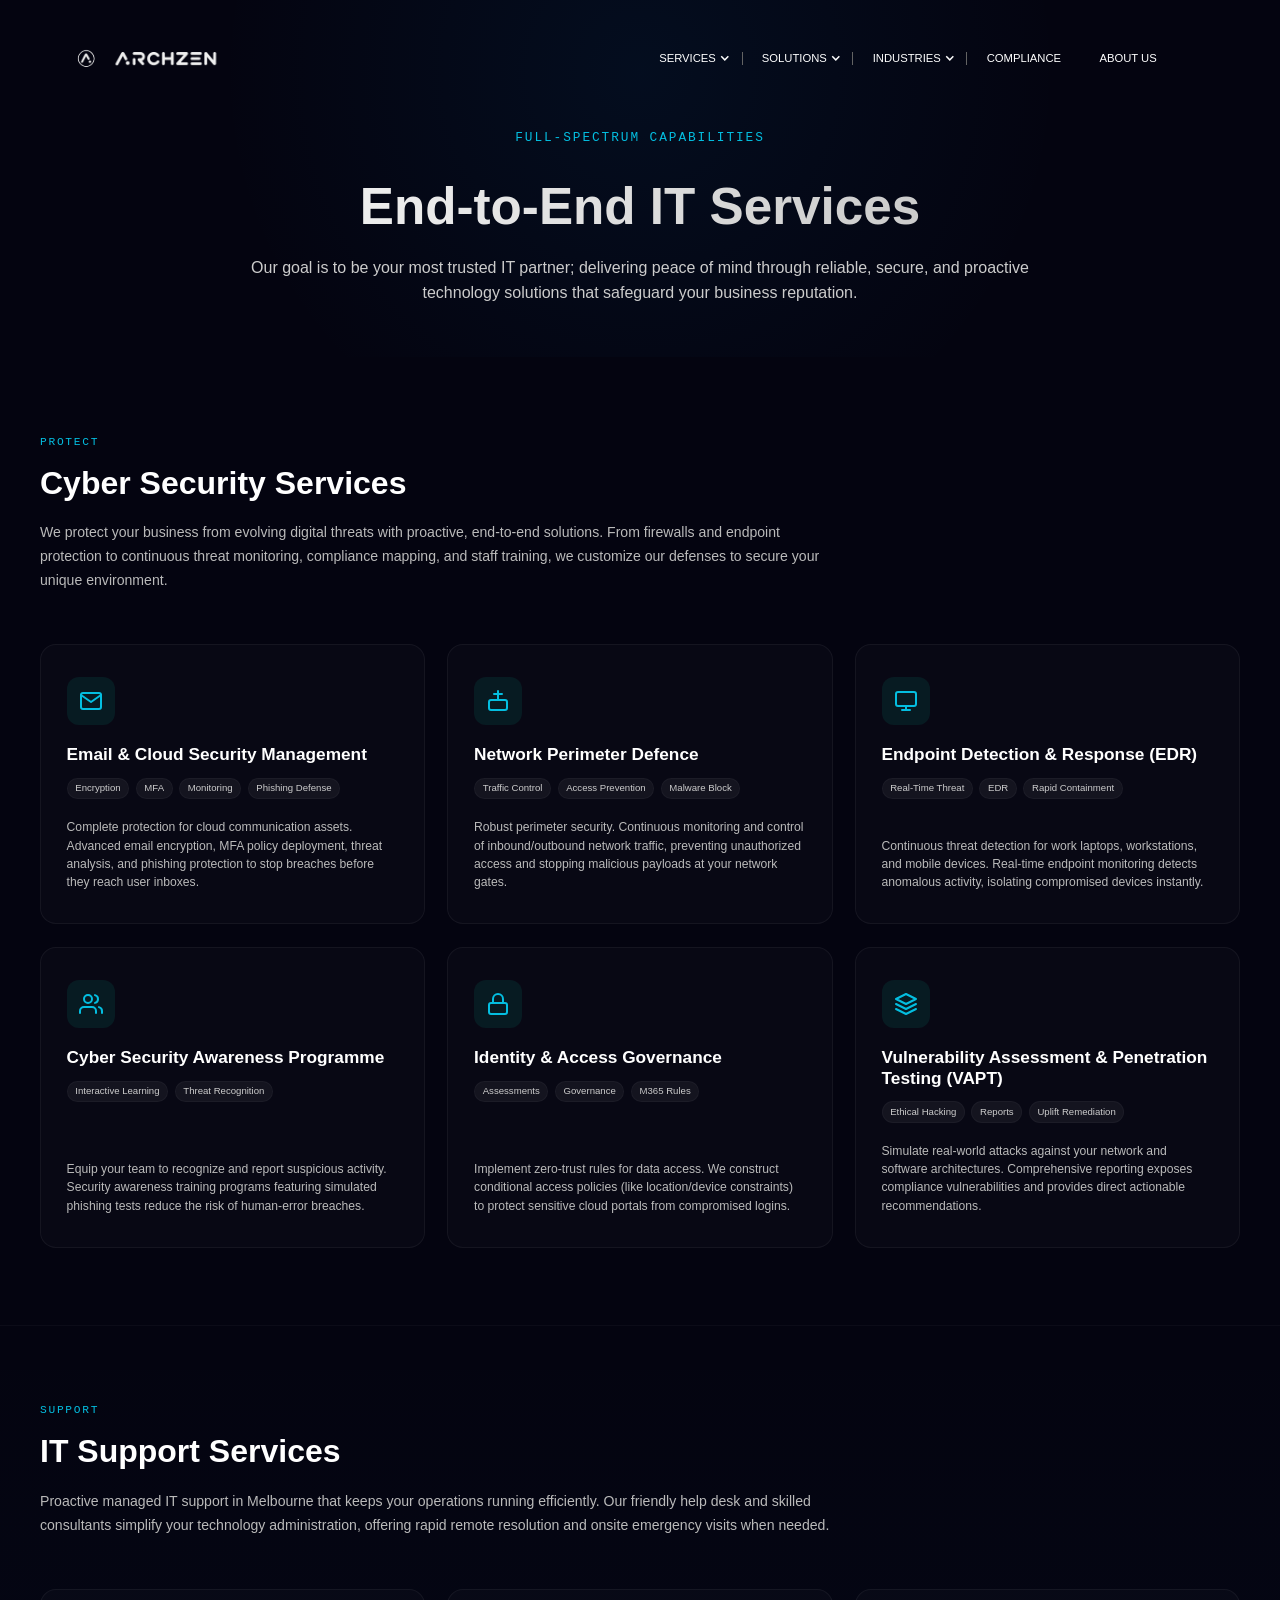
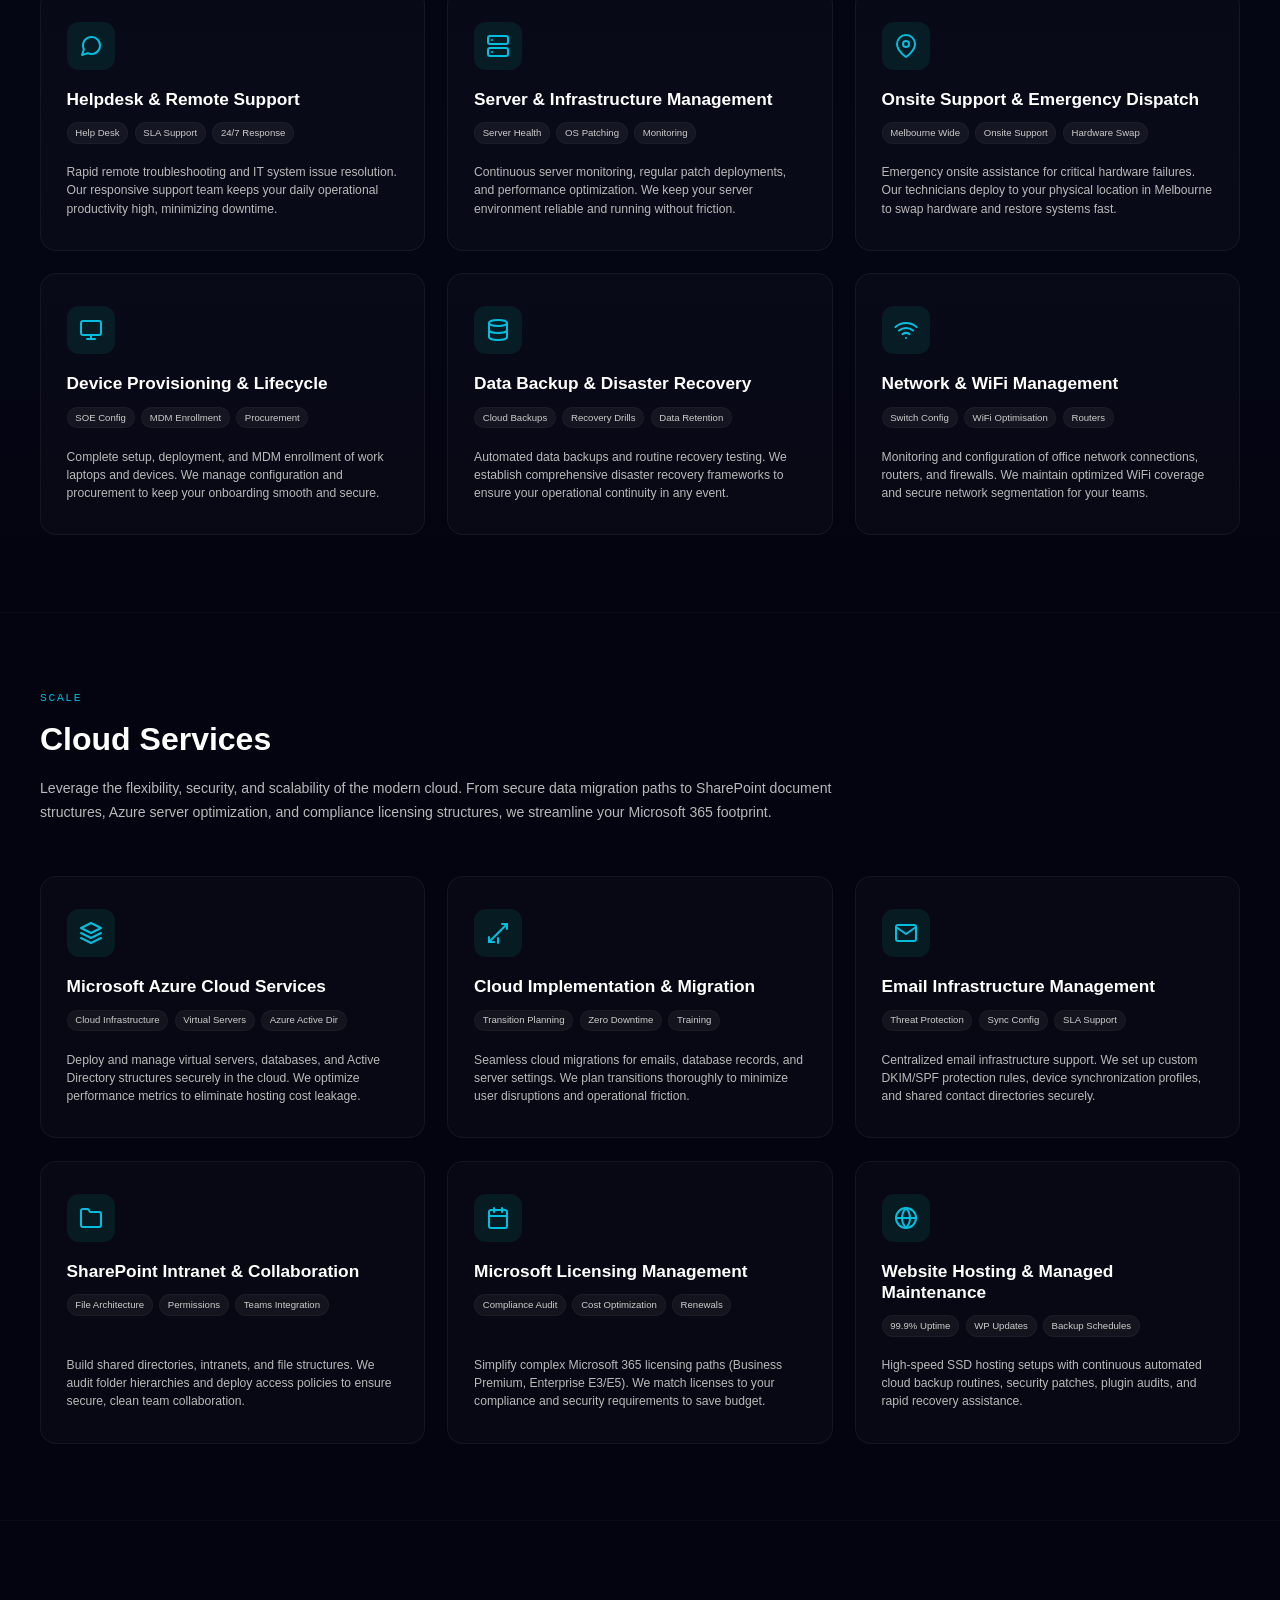
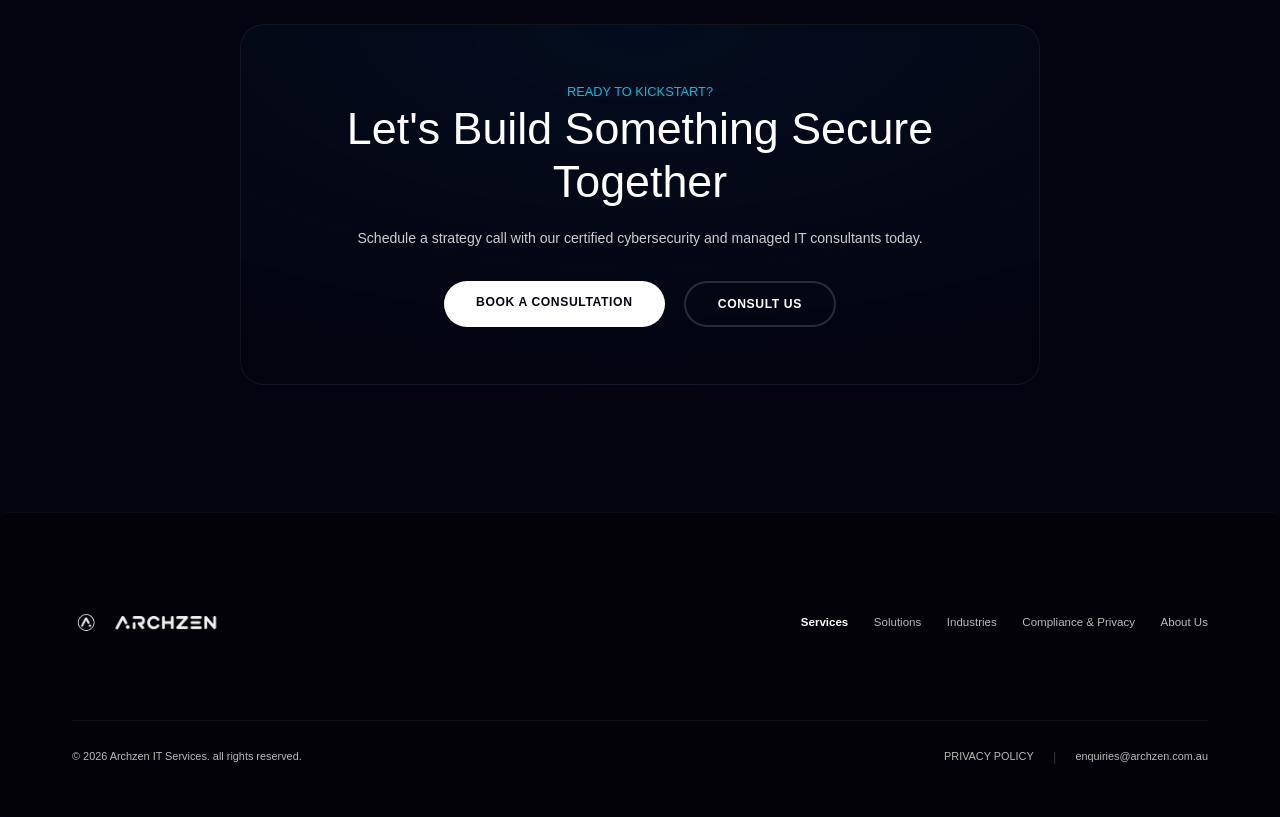
<file: services.html>
<!DOCTYPE html>
<html data-wf-domain="www.archzen.com.au" data-wf-page="67c995cf629758b15942fb16"
    data-wf-site="67c995cf629758b15942fb10" lang="en">

<head>
    <meta charset="utf-8" />
    <title>Services - ArchZen Managed IT &amp; Cybersecurity</title>
    <meta
        content="Our comprehensive suite of managed IT services: Cyber Security, Support Services, and Cloud Services. Proactive pillars that protect and scale your business."
        name="description" />
    <meta content="Services - ArchZen Managed IT &amp; Cybersecurity" property="og:title" />
    <meta
        content="Our comprehensive suite of managed IT services: Cyber Security, Support Services, and Cloud Services. Proactive pillars that protect and scale your business."
        property="og:description" />
    <meta content="width=device-width, initial-scale=1" name="viewport" />
    <link href="css/webflow.css" rel="stylesheet" type="text/css" />
    <script src="js/init.js" type="text/javascript"></script>
    <link href="resources/now_logo.png" rel="shortcut icon" type="image/x-icon" />
    <link rel="stylesheet" href="css/style.css?v=12" />
    <link rel="stylesheet" href="css/mobile.css?v=13" media="screen and (max-width: 991px)" />
    <style>
        .services-hero-section {
            padding: 10rem 2.5rem 4rem 2.5rem;
            position: relative;
            background: radial-gradient(circle at 50% 20%, rgba(3, 123, 207, 0.08) 0%, transparent 60%);
            text-align: center;
        }

        .services-title-large {
            font-size: 4rem;
            font-weight: 700;
            line-height: 1.1;
            margin-bottom: 1.5rem;
            background: linear-gradient(90deg, #FFFFFF 0%, #BABABA 100%);
            -webkit-background-clip: text;
            background-clip: text;
            -webkit-text-fill-color: transparent;
        }

        .services-subtitle {
            font-family: 'Robotomono', monospace;
            font-size: 1rem;
            text-transform: uppercase;
            letter-spacing: 0.15em;
            color: #04BEE0;
            margin-bottom: 2.5rem;
        }

        .services-intro-box {
            max-width: 800px;
            margin: 0 auto;
            font-size: 1.25rem;
            color: #CCCCCC;
            line-height: 1.6;
        }

        .category-section {
            padding: 6rem 2.5rem;
            border-bottom: 1px solid rgba(255, 255, 255, 0.03);
        }

        .category-container {
            max-width: 1200px;
            margin: 0 auto;
        }

        .category-header {
            max-width: 800px;
            margin-bottom: 4rem;
            text-align: left;
        }

        .category-tag {
            font-family: 'Robotomono', monospace;
            font-size: 0.88rem;
            text-transform: uppercase;
            letter-spacing: 0.15em;
            color: #04BEE0;
            margin-bottom: 1rem;
        }

        .category-title {
            font-size: 2.5rem;
            font-weight: 700;
            line-height: 1.2;
            color: #FFFFFF;
            margin-bottom: 1.5rem;
        }

        .category-desc {
            font-size: 1.1rem;
            color: #BABABA;
            line-height: 1.7;
        }

        .services-grid {
            display: grid;
            grid-template-columns: repeat(3, 1fr);
            gap: 1.75rem;
        }

        .service-card {
            background: rgba(255, 255, 255, 0.02);
            border: 1px solid rgba(255, 255, 255, 0.05);
            border-radius: 16px;
            padding: 2.5rem 2rem;
            text-align: left;
            display: flex;
            flex-direction: column;
            justify-content: space-between;
            transition: transform 0.3s ease, border-color 0.3s ease, background-color 0.3s ease;
        }

        .service-card:hover {
            transform: translateY(-5px);
            border-color: rgba(4, 190, 160, 0.3);
            background: rgba(255, 255, 255, 0.04);
        }

        .service-icon {
            width: 48px;
            height: 48px;
            border-radius: 12px;
            background: rgba(4, 190, 160, 0.1);
            display: flex;
            align-items: center;
            justify-content: center;
            margin-bottom: 1.5rem;
            color: #04BEE0;
        }

        .service-title {
            font-size: 1.35rem;
            font-weight: 700;
            color: #FFFFFF;
            margin-bottom: 1rem;
        }

        .service-bullets {
            display: flex;
            flex-wrap: wrap;
            gap: 0.5rem;
            margin-bottom: 1.5rem;
        }

        .bullet-tag {
            font-size: 0.75rem;
            padding: 0.2rem 0.6rem;
            background: rgba(255, 255, 255, 0.05);
            color: #CCCCCC;
            border-radius: 20px;
            border: 1px solid rgba(255, 255, 255, 0.03);
        }

        .service-desc {
            font-size: 0.95rem;
            color: #BABABA;
            line-height: 1.5;
            margin: 0;
        }

        .cta-action-section {
            padding: 8rem 2.5rem;
            text-align: center;
            position: relative;
        }

        .cta-action-container {
            max-width: 800px;
            margin: 0 auto;
            background: radial-gradient(100% 100% at 50% 0%, rgba(3, 123, 207, 0.08) 0%, rgba(4, 4, 16, 0.9) 100%);
            border: 1px solid rgba(255, 255, 255, 0.06);
            border-radius: 24px;
            padding: 4.5rem 3rem;
        }

        .cta-btn-group {
            display: flex;
            justify-content: center;
            gap: 1.5rem;
            margin-top: 2.5rem;
            flex-wrap: wrap;
        }

        .custom-cta-button {
            display: inline-block;
            padding: 0.9rem 2.5rem;
            border-radius: 30px;
            font-weight: 700;
            font-size: 0.95rem;
            text-transform: uppercase;
            letter-spacing: 0.05em;
            transition: all 0.3s ease;
            text-decoration: none;
            cursor: pointer;
        }

        .btn-primary-blue {
            background: #FFFFFF;
            color: #040410;
        }

        .btn-primary-blue:hover {
            background: #037BCF;
            color: #FFFFFF;
            transform: translateY(-2px);
            box-shadow: 0 10px 25px rgba(3, 123, 207, 0.35);
        }

        .btn-secondary-outline {
            border: 2px solid rgba(255, 255, 255, 0.15);
            color: #FFFFFF;
            background: transparent;
        }

        .btn-secondary-outline:hover {
            border-color: #04BEE0;
            color: #04BEE0;
            transform: translateY(-2px);
            box-shadow: 0 10px 25px rgba(4, 190, 160, 0.15);
        }

        @media (max-width: 991px) {
            .services-title-large {
                font-size: 3rem;
            }

            .services-grid {
                grid-template-columns: 1fr 1fr;
                gap: 1.5rem;
            }
        }

        @media (max-width: 767px) {
            .services-title-large {
                font-size: 2.5rem;
            }

            .services-grid {
                grid-template-columns: 1fr;
            }

            .cta-action-container {
                padding: 3rem 1.5rem;
            }
        }
    </style>
</head>

<body>
    <div class="page-wrapper">
        <!-- Header / Navigation Bar (matches index.html exactly) -->
        <div class="nav-wr">
            <div data-w-id="16a33179-36c8-d806-b49b-97b66be518c0" data-animation="default" data-collapse="medium"
                data-duration="500" data-easing="ease-out" data-easing2="ease-in" role="banner" class="navbar w-nav"
                style="background: rgba(4, 4, 16, 0.7); backdrop-filter: blur(12px);">
                <div class="container">
                    <div class="navbar-wr">
                        <div class="brand" style="display: flex; align-items: center; gap: 0.5rem;">
                            <a href="index.html"
                                style="text-decoration: none; color: inherit; display: flex; align-items: center; gap: 0.5rem;">
                                <img src="resources/now_logo.png" alt="ArchZen Logo"
                                    style="height: 2.2rem; width: auto;" />
                                <img src="resources/archzen_logo_text.png" alt="ArchZen" class="nav-logo-text" />
                            </a>
                        </div>
                        <nav role="navigation" class="nav-menu w-nav-menu">
                            <div class="nav-menu-inner">
                                <div class="nav-menu-links-wr">
                                    <div data-delay="0" data-hover="true" class="nav-dropdown w-dropdown">
                                        <a href="#" class="nav-dropdown-toggle w-dropdown-toggle w--current"
                                            style="text-decoration: none; color: inherit; display: flex; align-items: center; gap: 0.25rem;">
                                            <p style="margin: 0;">Services</p>
                                            <div class="nav-dropdown-icon w-icon-dropdown-toggle"></div>
                                        </a>
                                        <nav class="nav-dropdown-list w-dropdown-list"
                                            style="max-width: 15rem !important;">
                                            <div class="nav-dropdown-inner-wr" style="padding: 1.5rem;">
                                                <div class="nav-dropdown-links-wr"
                                                    style="display: flex; flex-direction: column; gap: 0.75rem;">
                                                    <a href="services.html#cyber-security" class="nav-dropdown-link"
                                                        style="padding: 0.25rem 0; font-weight: 500;">Cyber Security</a>
                                                    <a href="services.html#support-services" class="nav-dropdown-link"
                                                        style="padding: 0.25rem 0; font-weight: 500;">Support
                                                        Services</a>
                                                    <a href="services.html#cloud-services" class="nav-dropdown-link"
                                                        style="padding: 0.25rem 0; font-weight: 500;">Cloud Services</a>
                                                </div>
                                            </div>
                                        </nav>
                                    </div>
                                    <div class="nav-divider"></div>
                                    <div data-delay="0" data-hover="true" class="nav-dropdown w-dropdown">
                                        <a href="#" class="nav-dropdown-toggle w-dropdown-toggle"
                                            style="text-decoration: none; color: inherit; display: flex; align-items: center; gap: 0.25rem;">
                                            <p style="margin: 0;">Solutions</p>
                                            <div class="nav-dropdown-icon w-icon-dropdown-toggle"></div>
                                        </a>
                                        <nav class="nav-dropdown-list is-2 w-dropdown-list"
                                            style="max-width: 15rem !important;">
                                            <div class="nav-dropdown-inner-wr" style="padding: 1.5rem;">
                                                <div class="nav-dropdown-links-wr"
                                                    style="display: flex; flex-direction: column; gap: 0.75rem;">
                                                    <a href="solutions.html#internet-voip" class="nav-dropdown-link"
                                                        style="padding: 0.25rem 0; font-weight: 500;">Internet &amp;
                                                        VOIP</a>
                                                    <a href="solutions.html#it-consulting" class="nav-dropdown-link"
                                                        style="padding: 0.25rem 0; font-weight: 500;">IT Consulting</a>
                                                    <a href="solutions.html#operational-resilience"
                                                        class="nav-dropdown-link"
                                                        style="padding: 0.25rem 0; font-weight: 500;">Operational
                                                        Resilience</a>
                                                    <a href="solutions.html#cx-test-automation"
                                                        class="nav-dropdown-link"
                                                        style="padding: 0.25rem 0; font-weight: 500;">CX Test
                                                        Automation</a>
                                                    <a href="solutions.html#conversational-ai" class="nav-dropdown-link"
                                                        style="padding: 0.25rem 0; font-weight: 500;">Conversational
                                                        AI</a>
                                                </div>
                                            </div>
                                        </nav>
                                    </div>
                                    <div class="nav-divider"></div>
                                    <div data-delay="0" data-hover="true" class="nav-dropdown w-dropdown">
                                        <a href="#" class="nav-dropdown-toggle w-dropdown-toggle"
                                            style="text-decoration: none; color: inherit; display: flex; align-items: center; gap: 0.25rem;">
                                            <p style="margin: 0;">Industries</p>
                                            <div class="nav-dropdown-icon w-icon-dropdown-toggle"></div>
                                        </a>
                                        <nav class="nav-dropdown-list is-3 w-dropdown-list">
                                            <div class="nav-dropdown-inner-wr">
                                                <div class="text-weight-medium hide-on-mobile">
                                                    <div class="text-size-medium-18">Sectors Supported</div>
                                                </div>
                                                <div class="spacer-medium-10 hide-on-mobile"></div>
                                                <div class="nav-dropdown-links-wr">
                                                    <a href="industries.html#financial"
                                                        class="nav-dropdown-link">Professional Services</a>
                                                    <a href="industries.html#healthcare"
                                                        class="nav-dropdown-link">Healthcare &amp; NDIS</a>
                                                    <a href="industries.html#legal" class="nav-dropdown-link">Law
                                                        Firm</a>
                                                    <a href="industries.html#all-industries"
                                                        class="nav-dropdown-link">Co-Managed IT</a>
                                                </div>
                                            </div>
                                        </nav>
                                    </div>
                                    <div class="nav-divider"></div>
                                    <a href="compliance-privacy.html" class="nav-link">Compliance</a>
                                    <a href="about.html" class="nav-link">About Us</a>
                                </div>
                            </div>
                        </nav>
                        <div class="nav-burger-link w-nav-button">
                            <div class="nav-burger-inner">
                                <div class="nav-burger-icons-wr"><img loading="eager"
                                        src="resources/67dc026489c617fcaabbb106_menu.svg" alt=""
                                        class="nav-burger-icon is-1" /><img loading="eager"
                                        src="resources/67dc02645b95e32899fab030_Close.svg" alt=""
                                        class="nav-burger-icon is-2" /></div>
                            </div>
                        </div>
                    </div>
                </div>
            </div>
        </div>

        <main class="main-wrapper">
            <!-- Services Hero Section -->
            <section class="services-hero-section">
                <div class="container">
                    <p class="services-subtitle">Full-Spectrum Capabilities</p>
                    <h1 class="services-title-large">End-to-End IT Services</h1>
                    <div class="services-intro-box">
                        <p>Our goal is to be your most trusted IT partner; delivering peace of mind through reliable,
                            secure, and proactive technology solutions that safeguard your business reputation.</p>
                    </div>
                </div>
            </section>

            <!-- 1. Cyber Security Services Section -->
            <section id="cyber-security" class="category-section">
                <div class="category-container">
                    <div class="category-header">
                        <p class="category-tag">PROTECT</p>
                        <h2 class="category-title">Cyber Security Services</h2>
                        <p class="category-desc">We protect your business from evolving digital threats with proactive,
                            end-to-end solutions. From firewalls and endpoint protection to continuous threat
                            monitoring, compliance mapping, and staff training, we customize our defenses to secure your
                            unique environment.</p>
                    </div>

                    <div class="services-grid">
                        <!-- Email & Cloud Security -->
                        <div class="service-card">
                            <div>
                                <div class="service-icon">
                                    <svg xmlns="http://www.w3.org/2000/svg" width="24" height="24" viewBox="0 0 24 24"
                                        fill="none" stroke="currentColor" stroke-width="2" stroke-linecap="round"
                                        stroke-linejoin="round">
                                        <path
                                            d="M4 4h16c1.1 0 2 .9 2 2v12c0 1.1-.9 2-2 2H4c-1.1 0-2-.9-2-2V6c0-1.1.9-2 2-2z">
                                        </path>
                                        <polyline points="22,6 12,13 2,6"></polyline>
                                    </svg>
                                </div>
                                <h3 class="service-title">Email &amp; Cloud Security Management</h3>
                                <div class="service-bullets">
                                    <span class="bullet-tag">Encryption</span>
                                    <span class="bullet-tag">MFA</span>
                                    <span class="bullet-tag">Monitoring</span>
                                    <span class="bullet-tag">Phishing Defense</span>
                                </div>
                            </div>
                            <p class="service-desc">Complete protection for cloud communication assets. Advanced email
                                encryption, MFA policy deployment, threat analysis, and phishing protection to stop
                                breaches before they reach user inboxes.</p>
                        </div>

                        <!-- Firewall Security -->
                        <div class="service-card">
                            <div>
                                <div class="service-icon">
                                    <svg xmlns="http://www.w3.org/2000/svg" width="24" height="24" viewBox="0 0 24 24"
                                        fill="none" stroke="currentColor" stroke-width="2" stroke-linecap="round"
                                        stroke-linejoin="round">
                                        <rect x="3" y="11" width="18" height="10" rx="2" ry="2"></rect>
                                        <path d="M12 2v9"></path>
                                        <path d="M8 5h8"></path>
                                    </svg>
                                </div>
                                <h3 class="service-title">Network Perimeter Defence</h3>
                                <div class="service-bullets">
                                    <span class="bullet-tag">Traffic Control</span>
                                    <span class="bullet-tag">Access Prevention</span>
                                    <span class="bullet-tag">Malware Block</span>
                                </div>
                            </div>
                            <p class="service-desc">Robust perimeter security. Continuous monitoring and control of
                                inbound/outbound network traffic, preventing unauthorized access and stopping malicious
                                payloads at your network gates.</p>
                        </div>

                        <!-- End Point Protection & Response -->
                        <div class="service-card">
                            <div>
                                <div class="service-icon">
                                    <svg xmlns="http://www.w3.org/2000/svg" width="24" height="24" viewBox="0 0 24 24"
                                        fill="none" stroke="currentColor" stroke-width="2" stroke-linecap="round"
                                        stroke-linejoin="round">
                                        <rect x="2" y="3" width="20" height="14" rx="2" ry="2"></rect>
                                        <line x1="8" y1="21" x2="16" y2="21"></line>
                                        <line x1="12" y1="17" x2="12" y2="21"></line>
                                    </svg>
                                </div>
                                <h3 class="service-title">Endpoint Detection &amp; Response (EDR)</h3>
                                <div class="service-bullets">
                                    <span class="bullet-tag">Real-Time Threat</span>
                                    <span class="bullet-tag">EDR</span>
                                    <span class="bullet-tag">Rapid Containment</span>
                                </div>
                            </div>
                            <p class="service-desc">Continuous threat detection for work laptops, workstations, and
                                mobile devices. Real-time endpoint monitoring detects anomalous activity, isolating
                                compromised devices instantly.</p>
                        </div>

                        <!-- Employee Awareness Training -->
                        <div class="service-card">
                            <div>
                                <div class="service-icon">
                                    <svg xmlns="http://www.w3.org/2000/svg" width="24" height="24" viewBox="0 0 24 24"
                                        fill="none" stroke="currentColor" stroke-width="2" stroke-linecap="round"
                                        stroke-linejoin="round">
                                        <path d="M17 21v-2a4 4 0 0 0-4-4H5a4 4 0 0 0-4 4v2"></path>
                                        <circle cx="9" cy="7" r="4"></circle>
                                        <path d="M23 21v-2a4 4 0 0 0-3-3.87"></path>
                                        <path d="M16 3.13a4 4 0 0 1 0 7.75"></path>
                                    </svg>
                                </div>
                                <h3 class="service-title">Cyber Security Awareness Programme</h3>
                                <div class="service-bullets">
                                    <span class="bullet-tag">Interactive Learning</span>
                                    <span class="bullet-tag">Threat Recognition</span>
                                </div>
                            </div>
                            <p class="service-desc">Equip your team to recognize and report suspicious activity.
                                Security awareness training programs featuring simulated phishing tests reduce the risk
                                of human-error breaches.</p>
                        </div>

                        <!-- Conditional Access Policy Management -->
                        <div class="service-card">
                            <div>
                                <div class="service-icon">
                                    <svg xmlns="http://www.w3.org/2000/svg" width="24" height="24" viewBox="0 0 24 24"
                                        fill="none" stroke="currentColor" stroke-width="2" stroke-linecap="round"
                                        stroke-linejoin="round">
                                        <rect x="3" y="11" width="18" height="11" rx="2" ry="2"></rect>
                                        <path d="M7 11V7a5 5 0 0 1 10 0v4"></path>
                                    </svg>
                                </div>
                                <h3 class="service-title">Identity &amp; Access Governance</h3>
                                <div class="service-bullets">
                                    <span class="bullet-tag">Assessments</span>
                                    <span class="bullet-tag">Governance</span>
                                    <span class="bullet-tag">M365 Rules</span>
                                </div>
                            </div>
                            <p class="service-desc">Implement zero-trust rules for data access. We construct conditional
                                access policies (like location/device constraints) to protect sensitive cloud portals
                                from compromised logins.</p>
                        </div>

                        <!-- Penetration Testing -->
                        <div class="service-card">
                            <div>
                                <div class="service-icon">
                                    <svg xmlns="http://www.w3.org/2000/svg" width="24" height="24" viewBox="0 0 24 24"
                                        fill="none" stroke="currentColor" stroke-width="2" stroke-linecap="round"
                                        stroke-linejoin="round">
                                        <polygon points="12 2 2 7 12 12 22 7 12 2"></polygon>
                                        <polyline points="2 17 12 22 22 17"></polyline>
                                        <polyline points="2 12 12 17 22 12"></polyline>
                                    </svg>
                                </div>
                                <h3 class="service-title">Vulnerability Assessment &amp; Penetration Testing (VAPT)</h3>
                                <div class="service-bullets">
                                    <span class="bullet-tag">Ethical Hacking</span>
                                    <span class="bullet-tag">Reports</span>
                                    <span class="bullet-tag">Uplift Remediation</span>
                                </div>
                            </div>
                            <p class="service-desc">Simulate real-world attacks against your network and software
                                architectures. Comprehensive reporting exposes compliance vulnerabilities and provides
                                direct actionable recommendations.</p>
                        </div>
                    </div>
                </div>
            </section>

            <!-- 2. Support Services Section -->
            <section id="support-services" class="category-section"
                style="background: linear-gradient(180deg, transparent 0%, rgba(3, 123, 207, 0.02) 50%, transparent 100%);">
                <div class="category-container">
                    <div class="category-header">
                        <p class="category-tag">SUPPORT</p>
                        <h2 class="category-title">IT Support Services</h2>
                        <p class="category-desc">Proactive managed IT support in Melbourne that keeps your operations
                            running efficiently. Our friendly help desk and skilled consultants simplify your technology
                            administration, offering rapid remote resolution and onsite emergency visits when needed.
                        </p>
                    </div>

                    <div class="services-grid">
                        <!-- Helpdesk & Remote Support -->
                        <div class="service-card">
                            <div>
                                <div class="service-icon">
                                    <svg xmlns="http://www.w3.org/2000/svg" width="24" height="24" viewBox="0 0 24 24"
                                        fill="none" stroke="currentColor" stroke-width="2" stroke-linecap="round"
                                        stroke-linejoin="round">
                                        <path d="M21 11.5a8.38 8.38 0 0 1-.9 3.8 8.5 8.5 0 0 1-7.6 4.7 8.38 8.38 0 0 1-3.8-.9L3 21l1.9-5.7a8.38 8.38 0 0 1-.9-3.8 8.5 8.5 0 0 1 4.7-7.6 8.38 8.38 0 0 1 3.8-.9h.5a8.48 8.48 0 0 1 8 8v.5z"></path>
                                    </svg>
                                </div>
                                <h3 class="service-title">Helpdesk &amp; Remote Support</h3>
                                <div class="service-bullets">
                                    <span class="bullet-tag">Help Desk</span>
                                    <span class="bullet-tag">SLA Support</span>
                                    <span class="bullet-tag">24/7 Response</span>
                                </div>
                            </div>
                            <p class="service-desc">Rapid remote troubleshooting and IT system issue resolution. Our responsive support team keeps your daily operational productivity high, minimizing downtime.</p>
                        </div>

                        <!-- Server & Infrastructure Management -->
                        <div class="service-card">
                            <div>
                                <div class="service-icon">
                                    <svg xmlns="http://www.w3.org/2000/svg" width="24" height="24" viewBox="0 0 24 24"
                                        fill="none" stroke="currentColor" stroke-width="2" stroke-linecap="round"
                                        stroke-linejoin="round">
                                        <rect x="2" y="2" width="20" height="8" rx="2" ry="2"></rect>
                                        <rect x="2" y="14" width="20" height="8" rx="2" ry="2"></rect>
                                        <line x1="6" y1="6" x2="6.01" y2="6"></line>
                                        <line x1="6" y1="18" x2="6.01" y2="18"></line>
                                    </svg>
                                </div>
                                <h3 class="service-title">Server &amp; Infrastructure Management</h3>
                                <div class="service-bullets">
                                    <span class="bullet-tag">Server Health</span>
                                    <span class="bullet-tag">OS Patching</span>
                                    <span class="bullet-tag">Monitoring</span>
                                </div>
                            </div>
                            <p class="service-desc">Continuous server monitoring, regular patch deployments, and performance optimization. We keep your server environment reliable and running without friction.</p>
                        </div>

                        <!-- Onsite Support & Emergency Dispatch -->
                        <div class="service-card">
                            <div>
                                <div class="service-icon">
                                    <svg xmlns="http://www.w3.org/2000/svg" width="24" height="24" viewBox="0 0 24 24"
                                        fill="none" stroke="currentColor" stroke-width="2" stroke-linecap="round"
                                        stroke-linejoin="round">
                                        <path d="M21 10c0 7-9 13-9 13s-9-6-9-13a9 9 0 0 1 18 0z"></path>
                                        <circle cx="12" cy="10" r="3"></circle>
                                    </svg>
                                </div>
                                <h3 class="service-title">Onsite Support &amp; Emergency Dispatch</h3>
                                <div class="service-bullets">
                                    <span class="bullet-tag">Melbourne Wide</span>
                                    <span class="bullet-tag">Onsite Support</span>
                                    <span class="bullet-tag">Hardware Swap</span>
                                </div>
                            </div>
                            <p class="service-desc">Emergency onsite assistance for critical hardware failures. Our technicians deploy to your physical location in Melbourne to swap hardware and restore systems fast.</p>
                        </div>

                        <!-- Device Provisioning & Lifecycle -->
                        <div class="service-card">
                            <div>
                                <div class="service-icon">
                                    <svg xmlns="http://www.w3.org/2000/svg" width="24" height="24" viewBox="0 0 24 24"
                                        fill="none" stroke="currentColor" stroke-width="2" stroke-linecap="round"
                                        stroke-linejoin="round">
                                        <rect x="2" y="3" width="20" height="14" rx="2" ry="2"></rect>
                                        <line x1="8" y1="21" x2="16" y2="21"></line>
                                        <line x1="12" y1="17" x2="12" y2="21"></line>
                                    </svg>
                                </div>
                                <h3 class="service-title">Device Provisioning &amp; Lifecycle</h3>
                                <div class="service-bullets">
                                    <span class="bullet-tag">SOE Config</span>
                                    <span class="bullet-tag">MDM Enrollment</span>
                                    <span class="bullet-tag">Procurement</span>
                                </div>
                            </div>
                            <p class="service-desc">Complete setup, deployment, and MDM enrollment of work laptops and devices. We manage configuration and procurement to keep your onboarding smooth and secure.</p>
                        </div>

                        <!-- Data Backup & Disaster Recovery -->
                        <div class="service-card">
                            <div>
                                <div class="service-icon">
                                    <svg xmlns="http://www.w3.org/2000/svg" width="24" height="24" viewBox="0 0 24 24"
                                        fill="none" stroke="currentColor" stroke-width="2" stroke-linecap="round"
                                        stroke-linejoin="round">
                                        <ellipse cx="12" cy="5" rx="9" ry="3"></ellipse>
                                        <path d="M3 5v14c0 1.66 4 3 9 3s9-1.34 9-3V5"></path>
                                        <path d="M3 12c0 1.66 4 3 9 3s9-1.34 9-3"></path>
                                    </svg>
                                </div>
                                <h3 class="service-title">Data Backup &amp; Disaster Recovery</h3>
                                <div class="service-bullets">
                                    <span class="bullet-tag">Cloud Backups</span>
                                    <span class="bullet-tag">Recovery Drills</span>
                                    <span class="bullet-tag">Data Retention</span>
                                </div>
                            </div>
                            <p class="service-desc">Automated data backups and routine recovery testing. We establish comprehensive disaster recovery frameworks to ensure your operational continuity in any event.</p>
                        </div>

                        <!-- Network & WiFi Management -->
                        <div class="service-card">
                            <div>
                                <div class="service-icon">
                                    <svg xmlns="http://www.w3.org/2000/svg" width="24" height="24" viewBox="0 0 24 24"
                                        fill="none" stroke="currentColor" stroke-width="2" stroke-linecap="round"
                                        stroke-linejoin="round">
                                        <path d="M5 12.55a11 11 0 0 1 14.08 0"></path>
                                        <path d="M1.42 9a16 16 0 0 1 21.16 0"></path>
                                        <path d="M8.53 16.11a6 6 0 0 1 6.95 0"></path>
                                        <line x1="12" y1="20" x2="12.01" y2="20"></line>
                                    </svg>
                                </div>
                                <h3 class="service-title">Network &amp; WiFi Management</h3>
                                <div class="service-bullets">
                                    <span class="bullet-tag">Switch Config</span>
                                    <span class="bullet-tag">WiFi Optimisation</span>
                                    <span class="bullet-tag">Routers</span>
                                </div>
                            </div>
                            <p class="service-desc">Monitoring and configuration of office network connections, routers, and firewalls. We maintain optimized WiFi coverage and secure network segmentation for your teams.</p>
                        </div>
                    </div>
                </div>
            </section>

            <!-- 3. Cloud Services Section -->
            <section id="cloud-services" class="category-section">
                <div class="category-container">
                    <div class="category-header">
                        <p class="category-tag">SCALE</p>
                        <h2 class="category-title">Cloud Services</h2>
                        <p class="category-desc">Leverage the flexibility, security, and scalability of the modern
                            cloud. From secure data migration paths to SharePoint document structures, Azure server
                            optimization, and compliance licensing structures, we streamline your Microsoft 365
                            footprint.</p>
                    </div>

                    <div class="services-grid">
                        <!-- Microsoft Azure -->
                        <div class="service-card">
                            <div>
                                <div class="service-icon">
                                    <svg xmlns="http://www.w3.org/2000/svg" width="24" height="24" viewBox="0 0 24 24"
                                        fill="none" stroke="currentColor" stroke-width="2" stroke-linecap="round"
                                        stroke-linejoin="round">
                                        <path d="M12 2L2 7l10 5 10-5-10-5z"></path>
                                        <path d="M2 17l10 5 10-5"></path>
                                        <path d="M2 12l10 5 10-5"></path>
                                    </svg>
                                </div>
                                <h3 class="service-title">Microsoft Azure Cloud Services</h3>
                                <div class="service-bullets">
                                    <span class="bullet-tag">Cloud Infrastructure</span>
                                    <span class="bullet-tag">Virtual Servers</span>
                                    <span class="bullet-tag">Azure Active Dir</span>
                                </div>
                            </div>
                            <p class="service-desc">Deploy and manage virtual servers, databases, and Active Directory
                                structures securely in the cloud. We optimize performance metrics to eliminate hosting
                                cost leakage.</p>
                        </div>

                        <!-- Implementation & Migration -->
                        <div class="service-card">
                            <div>
                                <div class="service-icon">
                                    <svg xmlns="http://www.w3.org/2000/svg" width="24" height="24" viewBox="0 0 24 24"
                                        fill="none" stroke="currentColor" stroke-width="2" stroke-linecap="round"
                                        stroke-linejoin="round">
                                        <path d="M16 3h5v5"></path>
                                        <path d="M8 21H3v-5"></path>
                                        <path d="M12 22v-5"></path>
                                        <path d="M21 3L12 12"></path>
                                        <path d="M3 21l9-9"></path>
                                    </svg>
                                </div>
                                <h3 class="service-title">Cloud Implementation &amp; Migration</h3>
                                <div class="service-bullets">
                                    <span class="bullet-tag">Transition Planning</span>
                                    <span class="bullet-tag">Zero Downtime</span>
                                    <span class="bullet-tag">Training</span>
                                </div>
                            </div>
                            <p class="service-desc">Seamless cloud migrations for emails, database records, and server
                                settings. We plan transitions thoroughly to minimize user disruptions and operational
                                friction.</p>
                        </div>

                        <!-- Email Management -->
                        <div class="service-card">
                            <div>
                                <div class="service-icon">
                                    <svg xmlns="http://www.w3.org/2000/svg" width="24" height="24" viewBox="0 0 24 24"
                                        fill="none" stroke="currentColor" stroke-width="2" stroke-linecap="round"
                                        stroke-linejoin="round">
                                        <path
                                            d="M4 4h16c1.1 0 2 .9 2 2v12c0 1.1-.9 2-2 2H4c-1.1 0-2-.9-2-2V6c0-1.1.9-2 2-2z">
                                        </path>
                                        <polyline points="22,6 12,13 2,6"></polyline>
                                    </svg>
                                </div>
                                <h3 class="service-title">Email Infrastructure Management</h3>
                                <div class="service-bullets">
                                    <span class="bullet-tag">Threat Protection</span>
                                    <span class="bullet-tag">Sync Config</span>
                                    <span class="bullet-tag">SLA Support</span>
                                </div>
                            </div>
                            <p class="service-desc">Centralized email infrastructure support. We set up custom DKIM/SPF
                                protection rules, device synchronization profiles, and shared contact directories
                                securely.</p>
                        </div>

                        <!-- SharePoint -->
                        <div class="service-card">
                            <div>
                                <div class="service-icon">
                                    <svg xmlns="http://www.w3.org/2000/svg" width="24" height="24" viewBox="0 0 24 24"
                                        fill="none" stroke="currentColor" stroke-width="2" stroke-linecap="round"
                                        stroke-linejoin="round">
                                        <path
                                            d="M22 19a2 2 0 0 1-2 2H4a2 2 0 0 1-2-2V5a2 2 0 0 1 2-2h5l2 3h9a2 2 0 0 1 2 2z">
                                        </path>
                                    </svg>
                                </div>
                                <h3 class="service-title">SharePoint Intranet &amp; Collaboration</h3>
                                <div class="service-bullets">
                                    <span class="bullet-tag">File Architecture</span>
                                    <span class="bullet-tag">Permissions</span>
                                    <span class="bullet-tag">Teams Integration</span>
                                </div>
                            </div>
                            <p class="service-desc">Build shared directories, intranets, and file structures. We audit
                                folder hierarchies and deploy access policies to ensure secure, clean team
                                collaboration.</p>
                        </div>

                        <!-- Microsoft Licensing -->
                        <div class="service-card">
                            <div>
                                <div class="service-icon">
                                    <svg xmlns="http://www.w3.org/2000/svg" width="24" height="24" viewBox="0 0 24 24"
                                        fill="none" stroke="currentColor" stroke-width="2" stroke-linecap="round"
                                        stroke-linejoin="round">
                                        <rect x="3" y="4" width="18" height="18" rx="2" ry="2"></rect>
                                        <line x1="16" y1="2" x2="16" y2="6"></line>
                                        <line x1="8" y1="2" x2="8" y2="6"></line>
                                        <line x1="3" y1="10" x2="21" y2="10"></line>
                                    </svg>
                                </div>
                                <h3 class="service-title">Microsoft Licensing Management</h3>
                                <div class="service-bullets">
                                    <span class="bullet-tag">Compliance Audit</span>
                                    <span class="bullet-tag">Cost Optimization</span>
                                    <span class="bullet-tag">Renewals</span>
                                </div>
                            </div>
                            <p class="service-desc">Simplify complex Microsoft 365 licensing paths (Business Premium,
                                Enterprise E3/E5). We match licenses to your compliance and security requirements to
                                save budget.</p>
                        </div>

                        <!-- Website Hosting & Maintenance -->
                        <div class="service-card">
                            <div>
                                <div class="service-icon">
                                    <svg xmlns="http://www.w3.org/2000/svg" width="24" height="24" viewBox="0 0 24 24"
                                        fill="none" stroke="currentColor" stroke-width="2" stroke-linecap="round"
                                        stroke-linejoin="round">
                                        <circle cx="12" cy="12" r="10"></circle>
                                        <line x1="2" y1="12" x2="22" y2="12"></line>
                                        <path
                                            d="M12 2a15.3 15.3 0 0 1 4 10 15.3 15.3 0 0 1-4 10 15.3 15.3 0 0 1-4-10 15.3 15.3 0 0 1 4-10z">
                                        </path>
                                    </svg>
                                </div>
                                <h3 class="service-title">Website Hosting &amp; Managed Maintenance</h3>
                                <div class="service-bullets">
                                    <span class="bullet-tag">99.9% Uptime</span>
                                    <span class="bullet-tag">WP Updates</span>
                                    <span class="bullet-tag">Backup Schedules</span>
                                </div>
                            </div>
                            <p class="service-desc">High-speed SSD hosting setups with continuous automated cloud backup
                                routines, security patches, plugin audits, and rapid recovery assistance.</p>
                        </div>
                    </div>
                </div>
            </section>

            <!-- Call to Action Section -->
            <section class="cta-action-section">
                <div class="container cta-action-container">
                    <p class="section-tag" style="color: #04BEE0;">READY TO KICKSTART?</p>
                    <h2 class="section-heading-medium" style="margin-bottom: 1.5rem;">Let's Build Something Secure
                        Together</h2>
                    <div style="font-size: 1.1rem; color: #CCCCCC; max-width: 600px; margin: 0 auto;">
                        Schedule a strategy call with our certified cybersecurity and managed IT consultants today.
                    </div>
                    <div class="cta-btn-group">
                        <a href="contact.html" class="custom-cta-button btn-primary-blue">Book a consultation</a>
                        <a href="contact.html" class="custom-cta-button btn-secondary-outline">Consult Us</a>
                    </div>
                </div>
            </section>
        </main>

        <!-- Footer (matches index.html exactly) -->
        <div class="footer-bottom"
            style="padding: 4rem 2.5rem; background: #020208; border-top: 1px solid rgba(255, 255, 255, 0.03);">
            <div class="container" style="display: flex; flex-direction: column; gap: 3rem;">
                <div
                    style="display: flex; justify-content: space-between; align-items: center; flex-wrap: wrap; gap: 2rem;">
                    <div class="footer-logo-wr" style="display: flex; align-items: center; gap: 0.5rem;">
                        <img src="resources/now_logo.png" alt="ArchZen Logo" style="height: 2.2rem; width: auto;" />
                        <img src="resources/archzen_logo_text.png" alt="ArchZen" class="nav-logo-text" />
                    </div>
                    <div style="display: flex; gap: 2rem; flex-wrap: wrap;">
                        <a href="services.html" class="w--current"
                            style="color: #FFFFFF; font-size: 0.9rem; text-decoration: none; font-weight: bold;">Services</a>
                        <a href="solutions.html"
                            style="color: #BABABA; font-size: 0.9rem; text-decoration: none;">Solutions</a>
                        <a href="industries.html"
                            style="color: #BABABA; font-size: 0.9rem; text-decoration: none;">Industries</a>
                        <a href="compliance-privacy.html"
                            style="color: #BABABA; font-size: 0.9rem; text-decoration: none;">Compliance &amp;
                            Privacy</a>
                        <a href="about.html" style="color: #BABABA; font-size: 0.9rem; text-decoration: none;">About
                            Us</a>
                    </div>
                </div>

                <div
                    style="display: flex; justify-content: space-between; align-items: center; flex-wrap: wrap; gap: 1rem; border-top: 1px solid rgba(255, 255, 255, 0.05); padding-top: 2rem;">
                    <div class="text-color-light-grey" style="font-size: 0.85rem;">
                        <p>© 2026 Archzen IT Services. all rights reserved.</p>
                    </div>
                    <div style="display: flex; gap: 1.5rem; align-items: center;">
                        <a href="compliance-privacy.html#privacy-policy"
                            style="color: #BABABA; font-size: 0.85rem; text-decoration: none;">PRIVACY POLICY</a>
                        <span style="color: #333;">|</span>
                        <a href="mailto:enquiries@archzen.com.au"
                            style="color: #BABABA; font-size: 0.85rem; text-decoration: none;">enquiries@archzen.com.au</a>
                    </div>
                </div>
            </div>
        </div>
    </div>

    <script src="https://d3e54v103j8qbb.cloudfront.net/js/jquery-3.5.1.min.dc5e7f18c8.js?site=67c995cf629758b15942fb10"
        type="text/javascript" integrity="sha256-9/aliU8dGd2tb6OSsuzixeV4y/faTqgFtohetphbbj0="
        crossorigin="anonymous"></script>
    <script src="js/webflow.schunk.36b8fb49256177c8.js" type="text/javascript"
        integrity="sha384-4abIlA5/v7XaW1HMXKBgnUuhnjBYJ/Z9C1OSg4OhmVw9O3QeHJ/qJqFBERCDPv7G"
        crossorigin="anonymous"></script>
    <script src="js/webflow.schunk.d9fac0197bbf1620.js" type="text/javascript"
        integrity="sha384-3LGd2PPe0vsNPlYPJ8WkvD4G6tVTYmVfw1o8exDTt8GTnRnSy05tuV0oatZLwhG+"
        crossorigin="anonymous"></script>
    <script src="js/webflow.81c3df57.aa0bb3188abb363d.js" type="text/javascript"
        integrity="sha384-uScabh9j8MNI167300pWvkWwyzUwTolouTPamI0QPa3BUI4m9XgthkYYsAsEgI/f"
        crossorigin="anonymous"></script>
    <script src="js/script.js?v=7"></script>
    <script src="js/mobile.js"></script>
</body>

</html>
</file>
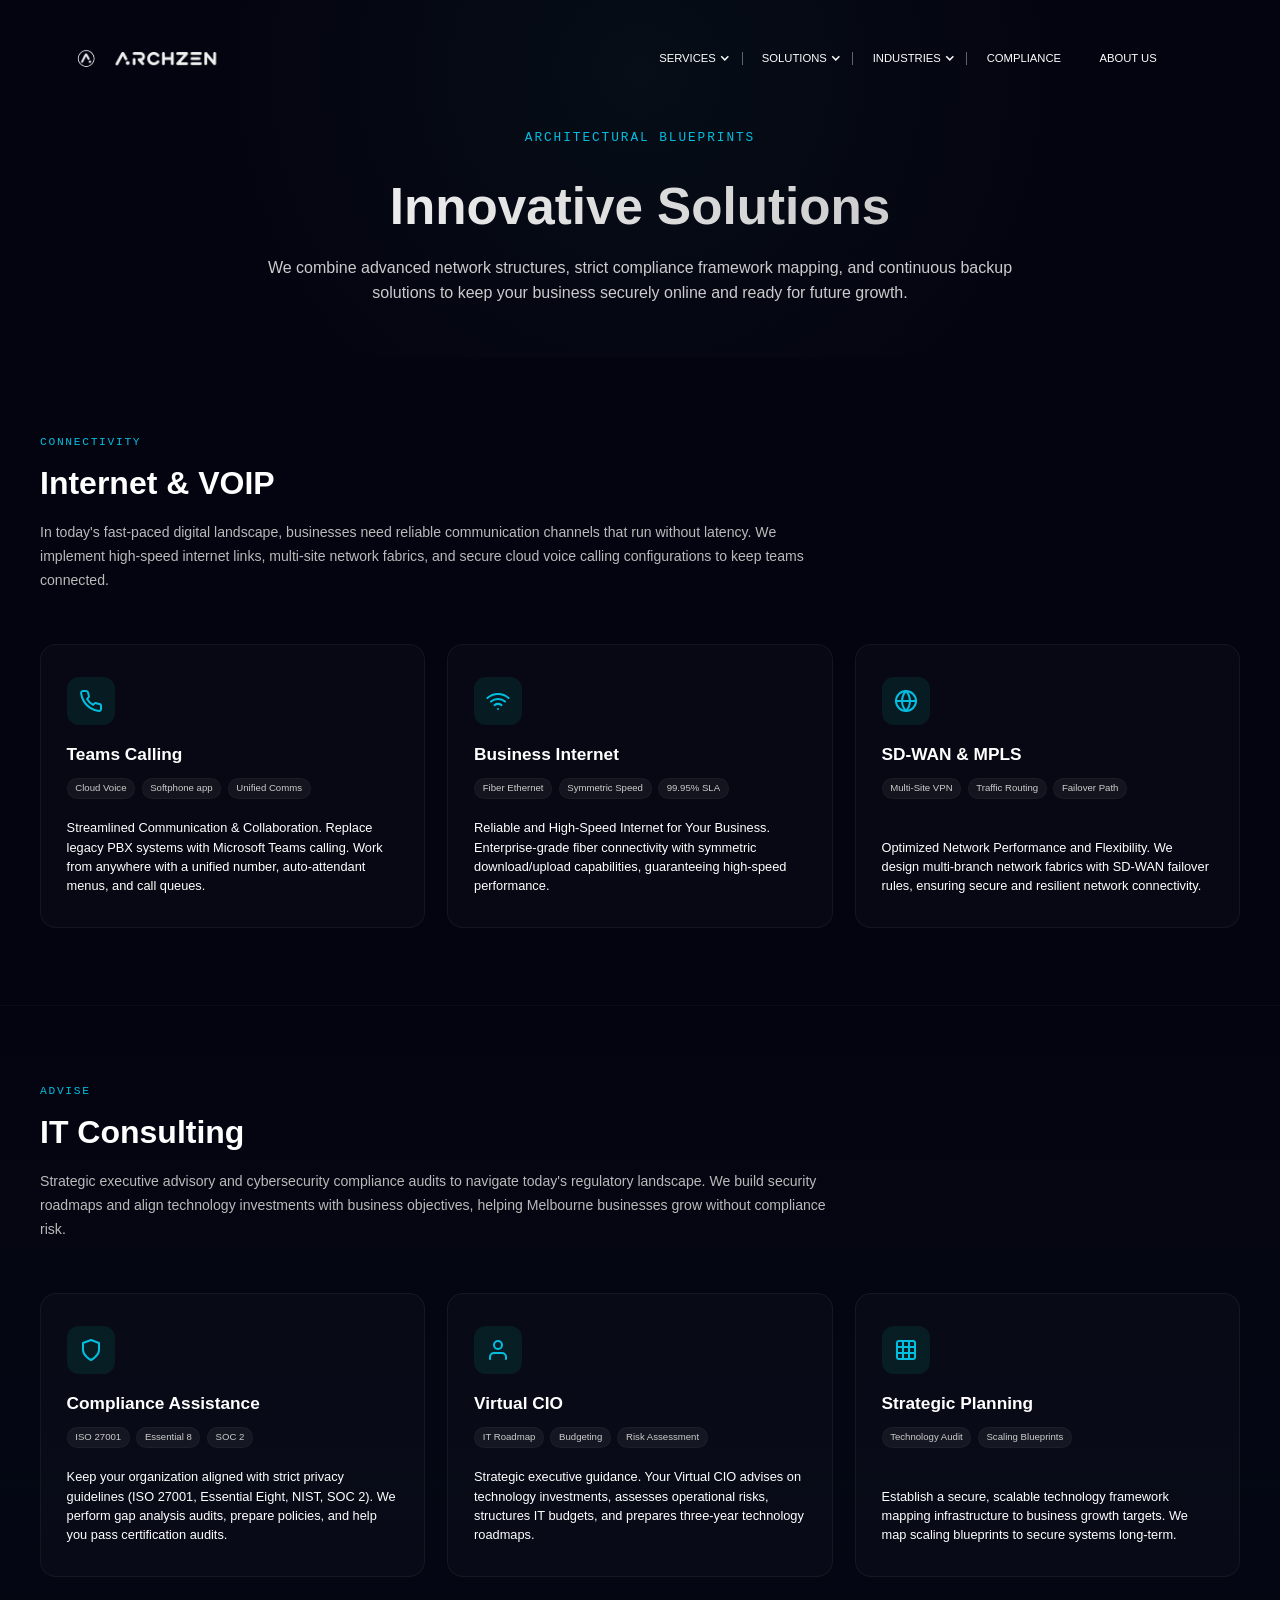
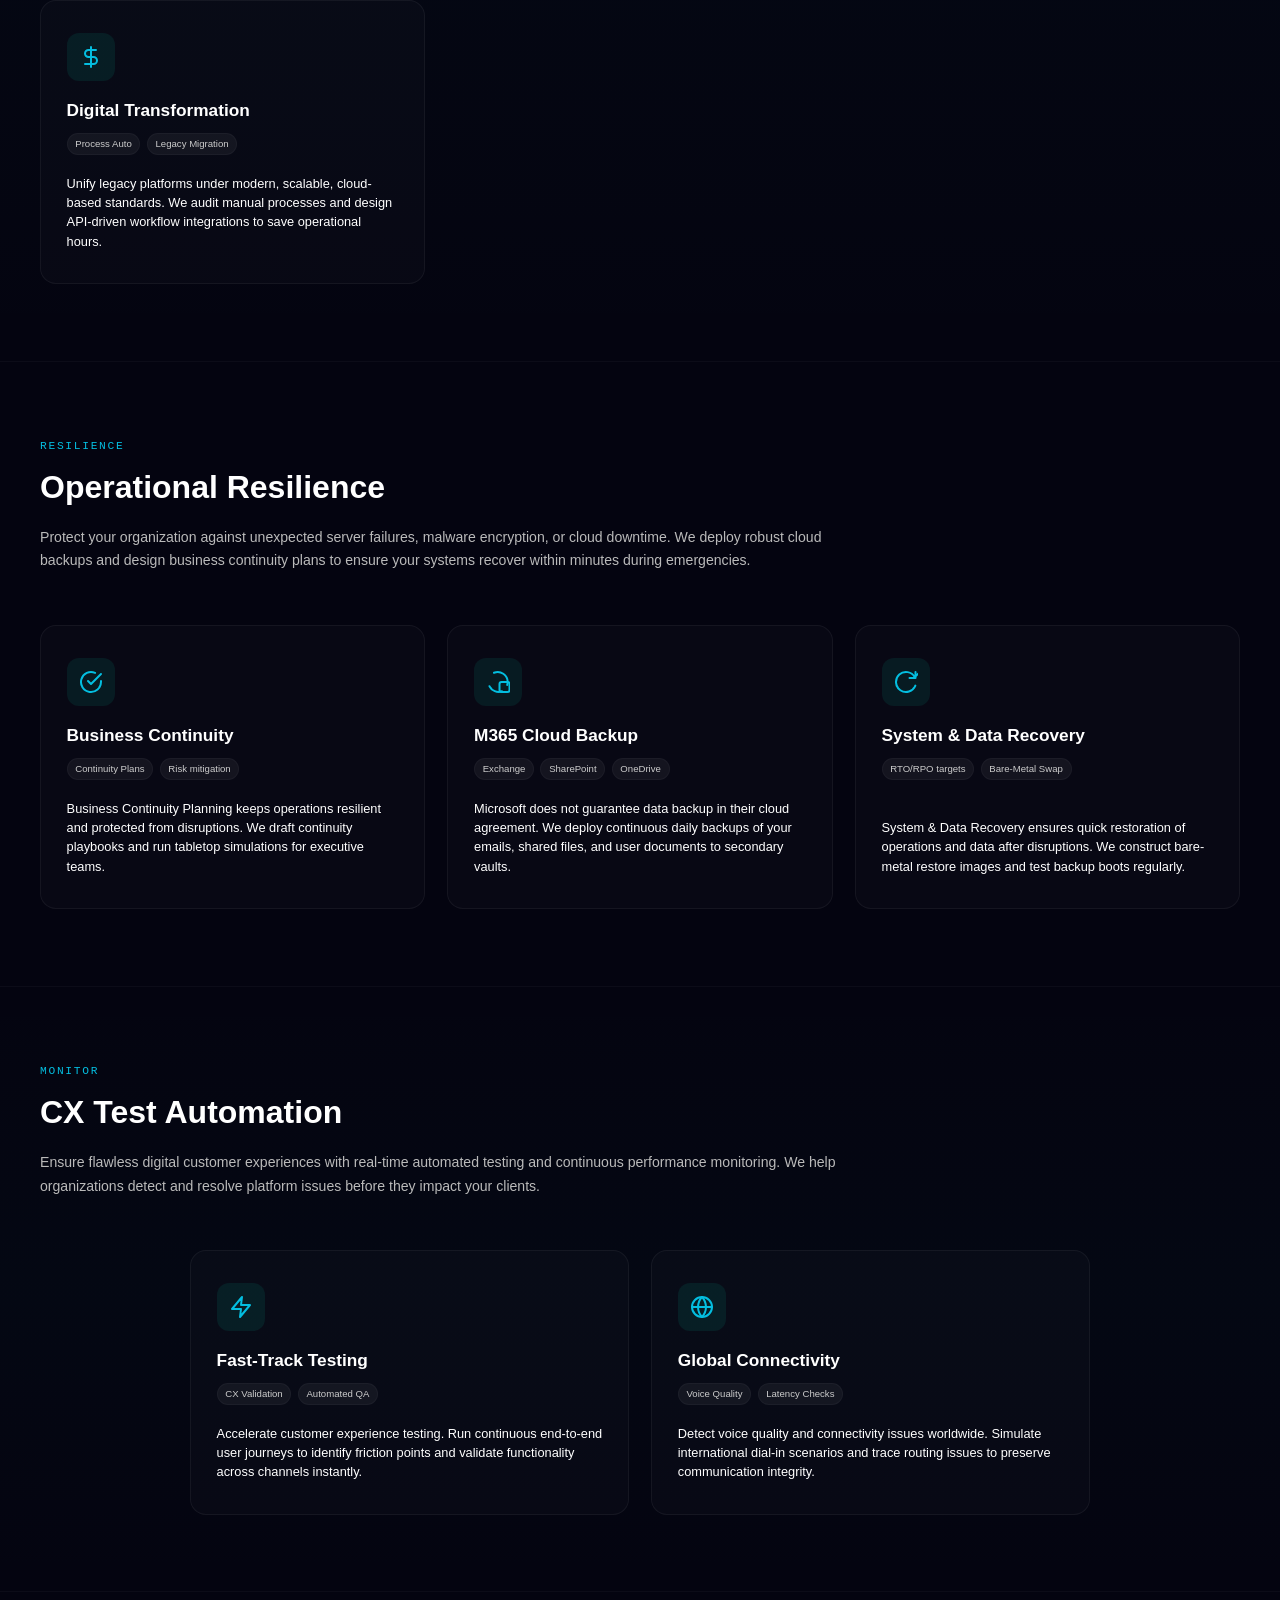
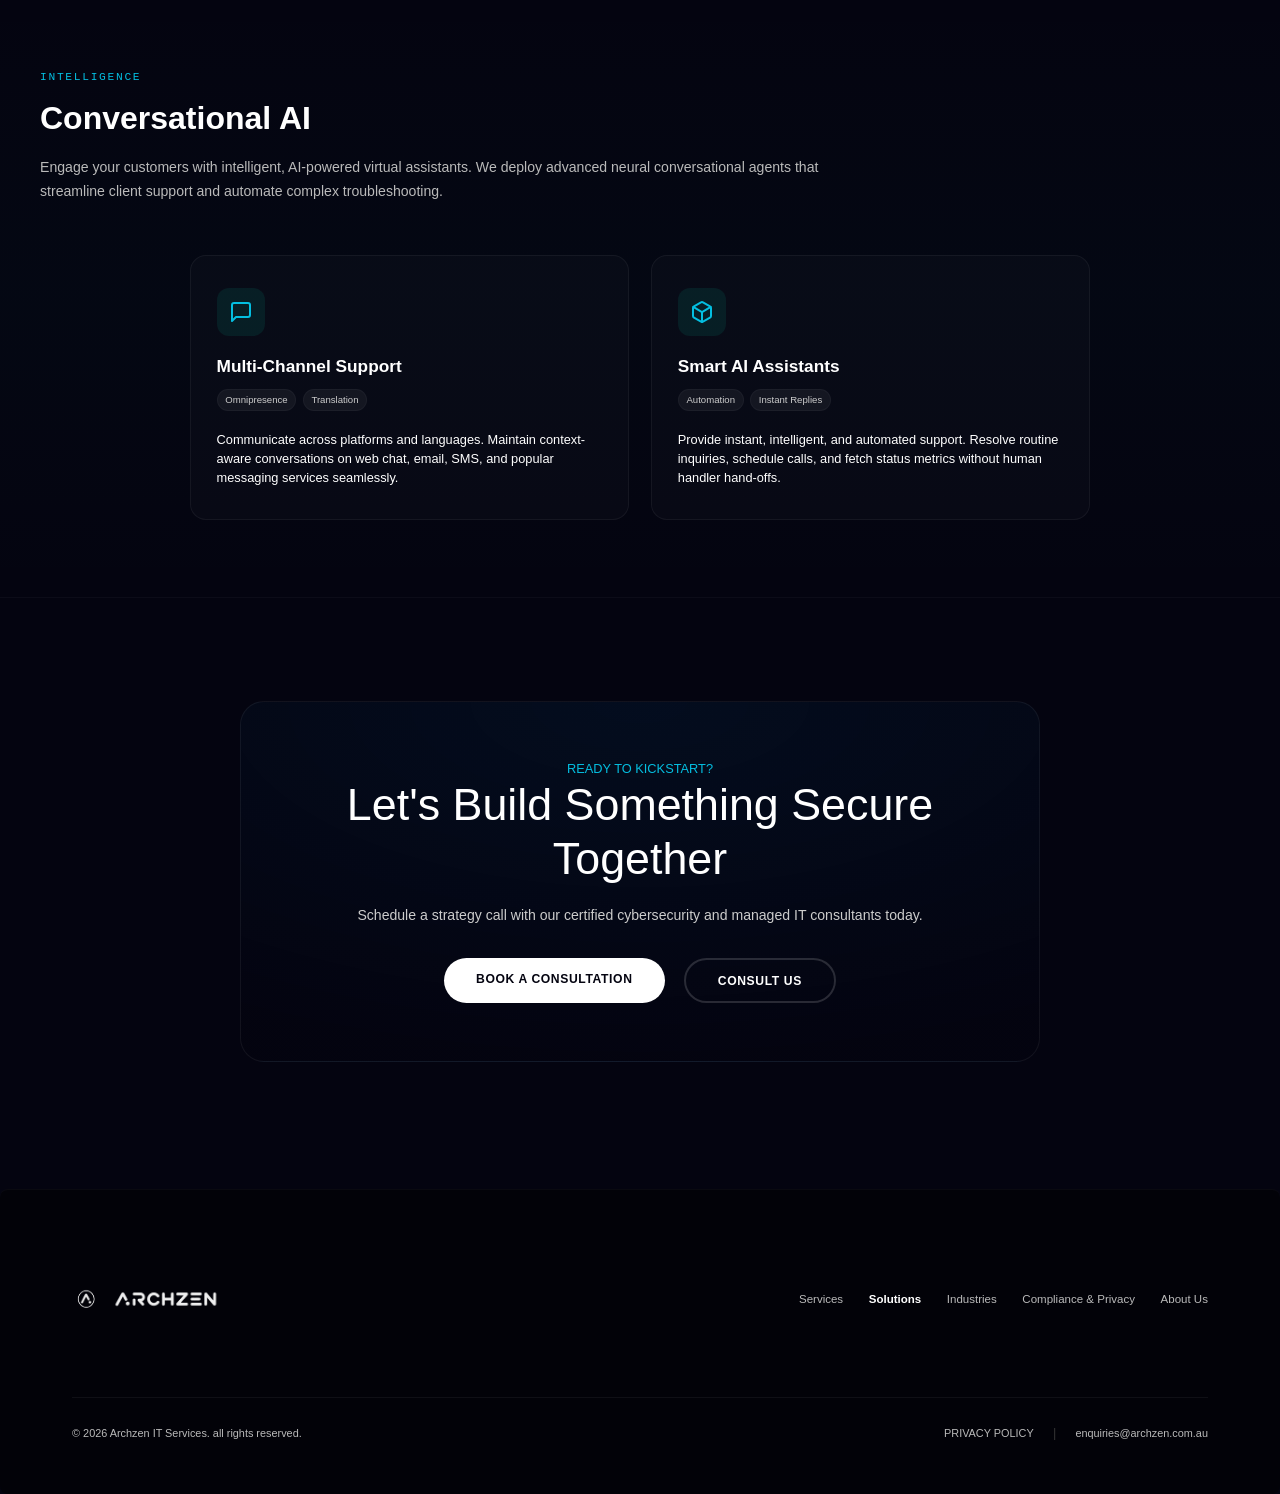
<file: solutions.html>
<!DOCTYPE html>
<html data-wf-domain="www.archzen.com.au" data-wf-page="67c995cf629758b15942fb16"
    data-wf-site="67c995cf629758b15942fb10" lang="en">

<head>
    <meta charset="utf-8" />
    <title>Solutions - ArchZen Managed IT &amp; Cybersecurity</title>
    <meta
        content="Innovative, business-critical solutions by ArchZen: Internet &amp; VOIP, IT Consulting, and Operational Resilience. Tailored blueprints designed to scale."
        name="description" />
    <meta content="Solutions - ArchZen Managed IT &amp; Cybersecurity" property="og:title" />
    <meta
        content="Innovative, business-critical solutions by ArchZen: Internet &amp; VOIP, IT Consulting, and Operational Resilience. Tailored blueprints designed to scale."
        property="og:description" />
    <meta content="width=device-width, initial-scale=1" name="viewport" />
    <link href="css/webflow.css" rel="stylesheet" type="text/css" />
    <script src="js/init.js" type="text/javascript"></script>
    <link href="resources/now_logo.png" rel="shortcut icon" type="image/x-icon" />
    <link rel="stylesheet" href="css/style.css?v=12" />
    <link rel="stylesheet" href="css/mobile.css?v=13" media="screen and (max-width: 991px)" />

    <style>
        .solutions-hero-section {
            padding: 10rem 2.5rem 4rem 2.5rem;
            position: relative;
            background: radial-gradient(circle at 50% 20%, rgba(45, 190, 160, 0.05) 0%, transparent 60%);
            text-align: center;
        }

        .solutions-title-large {
            font-size: 4rem;
            font-weight: 700;
            line-height: 1.1;
            margin-bottom: 1.5rem;
            background: linear-gradient(90deg, #FFFFFF 0%, #BABABA 100%);
            -webkit-background-clip: text;
            background-clip: text;
            -webkit-text-fill-color: transparent;
        }

        .solutions-subtitle {
            font-family: 'Robotomono', monospace;
            font-size: 1rem;
            text-transform: uppercase;
            letter-spacing: 0.15em;
            color: #04BEE0;
            margin-bottom: 2.5rem;
        }

        .solutions-intro-box {
            max-width: 800px;
            margin: 0 auto;
            font-size: 1.25rem;
            color: #CCCCCC;
            line-height: 1.6;
        }

        .category-section {
            padding: 6rem 2.5rem;
            border-bottom: 1px solid rgba(255, 255, 255, 0.03);
        }

        .category-container {
            max-width: 1200px;
            margin: 0 auto;
        }

        .category-header {
            max-width: 800px;
            margin-bottom: 4rem;
            text-align: left;
        }

        .category-tag {
            font-family: 'Robotomono', monospace;
            font-size: 0.88rem;
            text-transform: uppercase;
            letter-spacing: 0.15em;
            color: #04BEE0;
            margin-bottom: 1rem;
        }

        .category-title {
            font-size: 2.5rem;
            font-weight: 700;
            line-height: 1.2;
            color: #FFFFFF;
            margin-bottom: 1.5rem;
        }

        .category-desc {
            font-size: 1.1rem;
            color: #BABABA;
            line-height: 1.7;
        }

        .solutions-grid {
            display: grid;
            grid-template-columns: repeat(3, 1fr);
            gap: 1.75rem;
        }

        .solution-card {
            background: rgba(255, 255, 255, 0.02);
            border: 1px solid rgba(255, 255, 255, 0.05);
            border-radius: 16px;
            padding: 2.5rem 2rem;
            text-align: left;
            display: flex;
            flex-direction: column;
            justify-content: space-between;
            transition: transform 0.3s ease, border-color 0.3s ease, background-color 0.3s ease;
        }

        .solution-card:hover {
            transform: translateY(-5px);
            border-color: rgba(4, 190, 160, 0.3);
            background: rgba(255, 255, 255, 0.04);
        }

        .solution-icon {
            width: 48px;
            height: 48px;
            border-radius: 12px;
            background: rgba(4, 190, 160, 0.1);
            display: flex;
            align-items: center;
            justify-content: center;
            margin-bottom: 1.5rem;
            color: #04BEE0;
        }

        .solution-title {
            font-size: 1.35rem;
            font-weight: 700;
            color: #FFFFFF;
            margin-bottom: 1rem;
        }

        .solution-bullets {
            display: flex;
            flex-wrap: wrap;
            gap: 0.5rem;
            margin-bottom: 1.5rem;
        }

        .bullet-tag {
            font-size: 0.75rem;
            padding: 0.2rem 0.6rem;
            background: rgba(255, 255, 255, 0.05);
            color: #CCCCCC;
            border-radius: 20px;
            border: 1px solid rgba(255, 255, 255, 0.03);
        }

        .solution-desc {
            font-size: 0.95rem;
            color: #BABABA;
            line-height: 1.5;
            margin: 0;
        }

        .cta-action-section {
            padding: 8rem 2.5rem;
            text-align: center;
            position: relative;
        }

        .cta-action-container {
            max-width: 800px;
            margin: 0 auto;
            background: radial-gradient(100% 100% at 50% 0%, rgba(3, 123, 207, 0.08) 0%, rgba(4, 4, 16, 0.9) 100%);
            border: 1px solid rgba(255, 255, 255, 0.06);
            border-radius: 24px;
            padding: 4.5rem 3rem;
        }

        .cta-btn-group {
            display: flex;
            justify-content: center;
            gap: 1.5rem;
            margin-top: 2.5rem;
            flex-wrap: wrap;
        }

        .custom-cta-button {
            display: inline-block;
            padding: 0.9rem 2.5rem;
            border-radius: 30px;
            font-weight: 700;
            font-size: 0.95rem;
            text-transform: uppercase;
            letter-spacing: 0.05em;
            transition: all 0.3s ease;
            text-decoration: none;
            cursor: pointer;
        }

        .btn-primary-blue {
            background: #FFFFFF;
            color: #040410;
        }

        .btn-primary-blue:hover {
            background: #037BCF;
            color: #FFFFFF;
            transform: translateY(-2px);
            box-shadow: 0 10px 25px rgba(3, 123, 207, 0.35);
        }

        .btn-secondary-outline {
            border: 2px solid rgba(255, 255, 255, 0.15);
            color: #FFFFFF;
            background: transparent;
        }

        .btn-secondary-outline:hover {
            border-color: #04BEE0;
            color: #04BEE0;
            transform: translateY(-2px);
            box-shadow: 0 10px 25px rgba(4, 190, 160, 0.15);
        }

        @media (max-width: 991px) {
            .solutions-title-large {
                font-size: 3rem;
            }

            .solutions-grid {
                grid-template-columns: 1fr 1fr;
                gap: 1.5rem;
            }
        }

        @media (max-width: 767px) {
            .solutions-title-large {
                font-size: 2.5rem;
            }

            .solutions-grid {
                grid-template-columns: 1fr;
            }

            .cta-action-container {
                padding: 3rem 1.5rem;
            }
        }
    </style>
</head>

<body>
    <div class="page-wrapper">
        <!-- Header / Navigation Bar (matches index.html exactly) -->
        <div class="nav-wr">
            <div data-w-id="16a33179-36c8-d806-b49b-97b66be518c0" data-animation="default" data-collapse="medium"
                data-duration="500" data-easing="ease-out" data-easing2="ease-in" role="banner" class="navbar w-nav"
                style="background: rgba(4, 4, 16, 0.7); backdrop-filter: blur(12px);">
                <div class="container">
                    <div class="navbar-wr">
                        <div class="brand" style="display: flex; align-items: center; gap: 0.5rem;">
                            <a href="index.html"
                                style="text-decoration: none; color: inherit; display: flex; align-items: center; gap: 0.5rem;">
                                <img src="resources/now_logo.png" alt="ArchZen Logo"
                                    style="height: 2.2rem; width: auto;" />
                                <img src="resources/archzen_logo_text.png" alt="ArchZen" class="nav-logo-text" />
                            </a>
                        </div>
                        <nav role="navigation" class="nav-menu w-nav-menu">
                            <div class="nav-menu-inner">
                                <div class="nav-menu-links-wr">
                                    <div data-delay="0" data-hover="true" class="nav-dropdown w-dropdown">
                                        <a href="#" class="nav-dropdown-toggle w-dropdown-toggle"
                                            style="text-decoration: none; color: inherit; display: flex; align-items: center; gap: 0.25rem;">
                                            <p style="margin: 0;">Services</p>
                                            <div class="nav-dropdown-icon w-icon-dropdown-toggle"></div>
                                        </a>
                                        <nav class="nav-dropdown-list w-dropdown-list"
                                            style="max-width: 15rem !important;">
                                            <div class="nav-dropdown-inner-wr" style="padding: 1.5rem;">
                                                <div class="nav-dropdown-links-wr"
                                                    style="display: flex; flex-direction: column; gap: 0.75rem;">
                                                    <a href="services.html#cyber-security" class="nav-dropdown-link"
                                                        style="padding: 0.25rem 0; font-weight: 500;">Cyber Security</a>
                                                    <a href="services.html#support-services" class="nav-dropdown-link"
                                                        style="padding: 0.25rem 0; font-weight: 500;">Support
                                                        Services</a>
                                                    <a href="services.html#cloud-services" class="nav-dropdown-link"
                                                        style="padding: 0.25rem 0; font-weight: 500;">Cloud Services</a>
                                                </div>
                                            </div>
                                        </nav>
                                    </div>
                                    <div class="nav-divider"></div>
                                    <div data-delay="0" data-hover="true" class="nav-dropdown w-dropdown">
                                        <a href="#" class="nav-dropdown-toggle w-dropdown-toggle w--current"
                                            style="text-decoration: none; color: inherit; display: flex; align-items: center; gap: 0.25rem;">
                                            <p style="margin: 0;">Solutions</p>
                                            <div class="nav-dropdown-icon w-icon-dropdown-toggle"></div>
                                        </a>
                                        <nav class="nav-dropdown-list is-2 w-dropdown-list"
                                            style="max-width: 15rem !important;">
                                            <div class="nav-dropdown-inner-wr" style="padding: 1.5rem;">
                                                <div class="nav-dropdown-links-wr"
                                                    style="display: flex; flex-direction: column; gap: 0.75rem;">
                                                    <a href="solutions.html#internet-voip" class="nav-dropdown-link"
                                                        style="padding: 0.25rem 0; font-weight: 500;">Internet &amp;
                                                        VOIP</a>
                                                    <a href="solutions.html#it-consulting" class="nav-dropdown-link"
                                                        style="padding: 0.25rem 0; font-weight: 500;">IT Consulting</a>
                                                    <a href="solutions.html#operational-resilience"
                                                        class="nav-dropdown-link"
                                                        style="padding: 0.25rem 0; font-weight: 500;">Operational
                                                        Resilience</a>
                                                    <a href="solutions.html#cx-test-automation"
                                                        class="nav-dropdown-link"
                                                        style="padding: 0.25rem 0; font-weight: 500;">CX Test
                                                        Automation</a>
                                                    <a href="solutions.html#conversational-ai" class="nav-dropdown-link"
                                                        style="padding: 0.25rem 0; font-weight: 500;">Conversational
                                                        AI</a>
                                                </div>
                                            </div>
                                        </nav>
                                    </div>
                                    <div class="nav-divider"></div>
                                    <div data-delay="0" data-hover="true" class="nav-dropdown w-dropdown">
                                        <a href="#" class="nav-dropdown-toggle w-dropdown-toggle"
                                            style="text-decoration: none; color: inherit; display: flex; align-items: center; gap: 0.25rem;">
                                            <p style="margin: 0;">Industries</p>
                                            <div class="nav-dropdown-icon w-icon-dropdown-toggle"></div>
                                        </a>
                                        <nav class="nav-dropdown-list is-3 w-dropdown-list">
                                            <div class="nav-dropdown-inner-wr">
                                                <div class="text-weight-medium hide-on-mobile">
                                                    <div class="text-size-medium-18">Sectors Supported</div>
                                                </div>
                                                <div class="spacer-medium-10 hide-on-mobile"></div>
                                                <div class="nav-dropdown-links-wr">
                                                    <a href="industries.html#financial"
                                                        class="nav-dropdown-link">Professional Services</a>
                                                    <a href="industries.html#healthcare"
                                                        class="nav-dropdown-link">Healthcare &amp; NDIS</a>
                                                    <a href="industries.html#legal" class="nav-dropdown-link">Law
                                                        Firm</a>
                                                    <a href="industries.html#all-industries"
                                                        class="nav-dropdown-link">Co-Managed IT</a>
                                                </div>
                                            </div>
                                        </nav>
                                    </div>
                                    <div class="nav-divider"></div>
                                    <a href="compliance-privacy.html" class="nav-link">Compliance</a>
                                    <a href="about.html" class="nav-link">About Us</a>
                                </div>
                            </div>
                        </nav>
                        <div class="nav-burger-link w-nav-button">
                            <div class="nav-burger-inner">
                                <div class="nav-burger-icons-wr"><img loading="eager"
                                        src="resources/67dc026489c617fcaabbb106_menu.svg" alt=""
                                        class="nav-burger-icon is-1" /><img loading="eager"
                                        src="resources/67dc02645b95e32899fab030_Close.svg" alt=""
                                        class="nav-burger-icon is-2" /></div>
                            </div>
                        </div>
                    </div>
                </div>
            </div>
        </div>

        <main class="page">
            <!-- Solutions Hero -->
            <section class="solutions-hero-section">
                <div class="container">
                    <p class="solutions-subtitle">Architectural Blueprints</p>
                    <h1 class="solutions-title-large">Innovative Solutions</h1>
                    <div class="solutions-intro-box">
                        <p>We combine advanced network structures, strict compliance framework mapping, and continuous
                            backup solutions to keep your business securely online and ready for future growth.</p>
                    </div>
                </div>
            </section>

            <!-- 1. Internet & VOIP Section -->
            <section id="internet-voip" class="category-section">
                <div class="category-container">
                    <div class="category-header">
                        <p class="category-tag">CONNECTIVITY</p>
                        <h2 class="category-title">Internet &amp; VOIP</h2>
                        <p class="category-desc">In today's fast-paced digital landscape, businesses need reliable
                            communication channels that run without latency. We implement high-speed internet links,
                            multi-site network fabrics, and secure cloud voice calling configurations to keep teams
                            connected.</p>
                    </div>

                    <div class="solutions-grid">
                        <!-- Teams Calling -->
                        <div class="solution-card">
                            <div>
                                <div class="solution-icon">
                                    <svg xmlns="http://www.w3.org/2000/svg" width="24" height="24" viewBox="0 0 24 24"
                                        fill="none" stroke="currentColor" stroke-width="2" stroke-linecap="round"
                                        stroke-linejoin="round">
                                        <path
                                            d="M22 16.92v3a2 2 0 0 1-2.18 2 19.79 19.79 0 0 1-8.63-3.07 19.5 19.5 0 0 1-6-6 19.79 19.79 0 0 1-3.07-8.67A2 2 0 0 1 4.11 2h3a2 2 0 0 1 2 1.72 12.84 12.84 0 0 0 .7 2.81 2 2 0 0 1-.45 2.11L8.09 9.91a16 16 0 0 0 6 6l1.27-1.27a2 2 0 0 1 2.11-.45 12.84 12.84 0 0 0 2.81.7A2 2 0 0 1 22 16.92z">
                                        </path>
                                    </svg>
                                </div>
                                <h3 class="solution-title">Teams Calling</h3>
                                <div class="solution-bullets">
                                    <span class="bullet-tag">Cloud Voice</span>
                                    <span class="bullet-tag">Softphone app</span>
                                    <span class="bullet-tag">Unified Comms</span>
                                </div>
                            </div>
                            <p class="service-desc">Streamlined Communication &amp; Collaboration. Replace legacy PBX
                                systems with Microsoft Teams calling. Work from anywhere with a unified number,
                                auto-attendant menus, and call queues.</p>
                        </div>

                        <!-- Business Grade Internet -->
                        <div class="solution-card">
                            <div>
                                <div class="solution-icon">
                                    <svg xmlns="http://www.w3.org/2000/svg" width="24" height="24" viewBox="0 0 24 24"
                                        fill="none" stroke="currentColor" stroke-width="2" stroke-linecap="round"
                                        stroke-linejoin="round">
                                        <path d="M5 12.55a11 11 0 0 1 14.08 0"></path>
                                        <path d="M1.42 9a16 16 0 0 1 21.16 0"></path>
                                        <path d="M8.53 16.11a6 6 0 0 1 6.95 0"></path>
                                        <line x1="12" y1="20" x2="12.01" y2="20"></line>
                                    </svg>
                                </div>
                                <h3 class="solution-title">Business Internet</h3>
                                <div class="solution-bullets">
                                    <span class="bullet-tag">Fiber Ethernet</span>
                                    <span class="bullet-tag">Symmetric Speed</span>
                                    <span class="bullet-tag">99.95% SLA</span>
                                </div>
                            </div>
                            <p class="service-desc">Reliable and High-Speed Internet for Your Business. Enterprise-grade
                                fiber connectivity with symmetric download/upload capabilities, guaranteeing high-speed
                                performance.</p>
                        </div>

                        <!-- SD-WAN / MPLS -->
                        <div class="solution-card">
                            <div>
                                <div class="solution-icon">
                                    <svg xmlns="http://www.w3.org/2000/svg" width="24" height="24" viewBox="0 0 24 24"
                                        fill="none" stroke="currentColor" stroke-width="2" stroke-linecap="round"
                                        stroke-linejoin="round">
                                        <circle cx="12" cy="12" r="10"></circle>
                                        <line x1="2" y1="12" x2="22" y2="12"></line>
                                        <path
                                            d="M12 2a15.3 15.3 0 0 1 4 10 15.3 15.3 0 0 1-4 10 15.3 15.3 0 0 1-4-10 15.3 15.3 0 0 1 4-10z">
                                        </path>
                                    </svg>
                                </div>
                                <h3 class="solution-title">SD-WAN &amp; MPLS</h3>
                                <div class="solution-bullets">
                                    <span class="bullet-tag">Multi-Site VPN</span>
                                    <span class="bullet-tag">Traffic Routing</span>
                                    <span class="bullet-tag">Failover Path</span>
                                </div>
                            </div>
                            <p class="service-desc">Optimized Network Performance and Flexibility. We design
                                multi-branch network fabrics with SD-WAN failover rules, ensuring secure and resilient
                                network connectivity.</p>
                        </div>
                    </div>
                </div>
            </section>

            <!-- 2. IT Consulting Section -->
            <section id="it-consulting" class="category-section"
                style="background: linear-gradient(180deg, transparent 0%, rgba(4, 190, 160, 0.02) 50%, transparent 100%);">
                <div class="category-container">
                    <div class="category-header">
                        <p class="category-tag">ADVISE</p>
                        <h2 class="category-title">IT Consulting</h2>
                        <p class="category-desc">Strategic executive advisory and cybersecurity compliance audits to
                            navigate today's regulatory landscape. We build security roadmaps and align technology
                            investments with business objectives, helping Melbourne businesses grow without compliance
                            risk.</p>
                    </div>

                    <div class="solutions-grid">
                        <!-- Compliance Assistance -->
                        <div class="solution-card">
                            <div>
                                <div class="solution-icon">
                                    <svg xmlns="http://www.w3.org/2000/svg" width="24" height="24" viewBox="0 0 24 24"
                                        fill="none" stroke="currentColor" stroke-width="2" stroke-linecap="round"
                                        stroke-linejoin="round">
                                        <path d="M12 22s8-4 8-10V5l-8-3-8 3v7c0 6 8 10 8 10z"></path>
                                    </svg>
                                </div>
                                <h3 class="solution-title">Compliance Assistance</h3>
                                <div class="solution-bullets">
                                    <span class="bullet-tag">ISO 27001</span>
                                    <span class="bullet-tag">Essential 8</span>
                                    <span class="bullet-tag">SOC 2</span>
                                </div>
                            </div>
                            <p class="service-desc">Keep your organization aligned with strict privacy guidelines (ISO
                                27001, Essential Eight, NIST, SOC 2). We perform gap analysis audits, prepare policies,
                                and help you pass certification audits.</p>
                        </div>

                        <!-- vCIO -->
                        <div class="solution-card">
                            <div>
                                <div class="solution-icon">
                                    <svg xmlns="http://www.w3.org/2000/svg" width="24" height="24" viewBox="0 0 24 24"
                                        fill="none" stroke="currentColor" stroke-width="2" stroke-linecap="round"
                                        stroke-linejoin="round">
                                        <path d="M20 21v-2a4 4 0 0 0-4-4H8a4 4 0 0 0-4 4v2"></path>
                                        <circle cx="12" cy="7" r="4"></circle>
                                    </svg>
                                </div>
                                <h3 class="solution-title">Virtual CIO</h3>
                                <div class="solution-bullets">
                                    <span class="bullet-tag">IT Roadmap</span>
                                    <span class="bullet-tag">Budgeting</span>
                                    <span class="bullet-tag">Risk Assessment</span>
                                </div>
                            </div>
                            <p class="service-desc">Strategic executive guidance. Your Virtual CIO advises on technology
                                investments, assesses operational risks, structures IT budgets, and prepares three-year
                                technology roadmaps.</p>
                        </div>

                        <!-- Strategic Planning -->
                        <div class="solution-card">
                            <div>
                                <div class="solution-icon">
                                    <svg xmlns="http://www.w3.org/2000/svg" width="24" height="24" viewBox="0 0 24 24"
                                        fill="none" stroke="currentColor" stroke-width="2" stroke-linecap="round"
                                        stroke-linejoin="round">
                                        <rect x="3" y="3" width="18" height="18" rx="2" ry="2"></rect>
                                        <line x1="9" y1="3" x2="9" y2="21"></line>
                                        <line x1="15" y1="3" x2="15" y2="21"></line>
                                        <line x1="3" y1="9" x2="21" y2="9"></line>
                                        <line x1="3" y1="15" x2="21" y2="15"></line>
                                    </svg>
                                </div>
                                <h3 class="solution-title">Strategic Planning</h3>
                                <div class="solution-bullets">
                                    <span class="bullet-tag">Technology Audit</span>
                                    <span class="bullet-tag">Scaling Blueprints</span>
                                </div>
                            </div>
                            <p class="service-desc">Establish a secure, scalable technology framework mapping
                                infrastructure to business growth targets. We map scaling blueprints to secure systems
                                long-term.</p>
                        </div>

                        <!-- Digital Transformation -->
                        <div class="solution-card">
                            <div>
                                <div class="solution-icon">
                                    <svg xmlns="http://www.w3.org/2000/svg" width="24" height="24" viewBox="0 0 24 24"
                                        fill="none" stroke="currentColor" stroke-width="2" stroke-linecap="round"
                                        stroke-linejoin="round">
                                        <path d="M12 2v20M17 5H9.5a3.5 3.5 0 0 0 0 7h5a3.5 3.5 0 0 1 0 7H6"></path>
                                    </svg>
                                </div>
                                <h3 class="solution-title">Digital Transformation</h3>
                                <div class="solution-bullets">
                                    <span class="bullet-tag">Process Auto</span>
                                    <span class="bullet-tag">Legacy Migration</span>
                                </div>
                            </div>
                            <p class="service-desc">Unify legacy platforms under modern, scalable, cloud-based
                                standards. We audit manual processes and design API-driven workflow integrations to save
                                operational hours.</p>
                        </div>
                    </div>
                </div>
            </section>

            <!-- 3. Operational Resilience Section -->
            <section id="operational-resilience" class="category-section">
                <div class="category-container">
                    <div class="category-header">
                        <p class="category-tag">RESILIENCE</p>
                        <h2 class="category-title">Operational Resilience</h2>
                        <p class="category-desc">Protect your organization against unexpected server failures, malware
                            encryption, or cloud downtime. We deploy robust cloud backups and design business continuity
                            plans to ensure your systems recover within minutes during emergencies.</p>
                    </div>

                    <div class="solutions-grid">
                        <!-- Business Continuity -->
                        <div class="solution-card">
                            <div>
                                <div class="solution-icon">
                                    <svg xmlns="http://www.w3.org/2000/svg" width="24" height="24" viewBox="0 0 24 24"
                                        fill="none" stroke="currentColor" stroke-width="2" stroke-linecap="round"
                                        stroke-linejoin="round">
                                        <path d="M22 11.08V12a10 10 0 1 1-5.93-9.14"></path>
                                        <polyline points="22 4 12 14.01 9 11.01"></polyline>
                                    </svg>
                                </div>
                                <h3 class="solution-title">Business Continuity</h3>
                                <div class="solution-bullets">
                                    <span class="bullet-tag">Continuity Plans</span>
                                    <span class="bullet-tag">Risk mitigation</span>
                                </div>
                            </div>
                            <p class="service-desc">Business Continuity Planning keeps operations resilient and
                                protected from disruptions. We draft continuity playbooks and run tabletop simulations
                                for executive teams.</p>
                        </div>

                        <!-- Microsoft 365 Backup -->
                        <div class="solution-card">
                            <div>
                                <div class="solution-icon">
                                    <svg xmlns="http://www.w3.org/2000/svg" width="24" height="24" viewBox="0 0 24 24"
                                        fill="none" stroke="currentColor" stroke-width="2" stroke-linecap="round"
                                        stroke-linejoin="round">
                                        <path d="M21.2 15c.3-1 .5-2 .5-3A10 10 0 0 0 8 2.8"></path>
                                        <path
                                            d="M21.5 12h-6c-1.2 0-2 1-2 2v6c0 1.2 1 2 2 2h6c1.2 0 2-1 2-2v-6c0-1.2-1-2-2-2z">
                                        </path>
                                        <path d="M3.5 16.2A10 10 0 0 0 16 21.3"></path>
                                    </svg>
                                </div>
                                <h3 class="solution-title">M365 Cloud Backup</h3>
                                <div class="solution-bullets">
                                    <span class="bullet-tag">Exchange</span>
                                    <span class="bullet-tag">SharePoint</span>
                                    <span class="bullet-tag">OneDrive</span>
                                </div>
                            </div>
                            <p class="service-desc">Microsoft does not guarantee data backup in their cloud agreement.
                                We deploy continuous daily backups of your emails, shared files, and user documents to
                                secondary vaults.</p>
                        </div>

                        <!-- System and Data Recovery -->
                        <div class="solution-card">
                            <div>
                                <div class="solution-icon">
                                    <svg xmlns="http://www.w3.org/2000/svg" width="24" height="24" viewBox="0 0 24 24"
                                        fill="none" stroke="currentColor" stroke-width="2" stroke-linecap="round"
                                        stroke-linejoin="round">
                                        <path d="M21.5 2v6h-6M21.34 15.57a10 10 0 1 1-.57-8.38l5.67-5.67"></path>
                                    </svg>
                                </div>
                                <h3 class="solution-title">System &amp; Data Recovery</h3>
                                <div class="solution-bullets">
                                    <span class="bullet-tag">RTO/RPO targets</span>
                                    <span class="bullet-tag">Bare-Metal Swap</span>
                                </div>
                            </div>
                            <p class="service-desc">System &amp; Data Recovery ensures quick restoration of operations
                                and data after disruptions. We construct bare-metal restore images and test backup boots
                                regularly.</p>
                        </div>
                    </div>
                </div>
            </section>

            <!-- 4. CX Test Automation Section -->
            <section id="cx-test-automation" class="category-section"
                style="background: linear-gradient(180deg, transparent 0%, rgba(4, 190, 160, 0.02) 50%, transparent 100%);">
                <div class="category-container">
                    <div class="category-header">
                        <p class="category-tag">MONITOR</p>
                        <h2 class="category-title">CX Test Automation</h2>
                        <p class="category-desc">Ensure flawless digital customer experiences with real-time automated
                            testing and continuous performance monitoring. We help organizations detect and resolve
                            platform issues before they impact your clients.</p>
                    </div>

                    <div class="solutions-grid"
                        style="grid-template-columns: repeat(auto-fit, minmax(300px, 1fr)); max-width: 900px; margin: 0 auto; justify-content: center;">
                        <!-- Fast-Track Testing -->
                        <div class="solution-card">
                            <div>
                                <div class="solution-icon">
                                    <svg xmlns="http://www.w3.org/2000/svg" width="24" height="24" viewBox="0 0 24 24"
                                        fill="none" stroke="currentColor" stroke-width="2" stroke-linecap="round"
                                        stroke-linejoin="round">
                                        <polygon points="13 2 3 14 12 14 11 22 21 10 12 10 13 2"></polygon>
                                    </svg>
                                </div>
                                <h3 class="solution-title">Fast-Track Testing</h3>
                                <div class="solution-bullets">
                                    <span class="bullet-tag">CX Validation</span>
                                    <span class="bullet-tag">Automated QA</span>
                                </div>
                            </div>
                            <p class="service-desc">Accelerate customer experience testing. Run continuous end-to-end
                                user journeys to identify friction points and validate functionality across channels
                                instantly.</p>
                        </div>

                        <!-- Global Connectivity -->
                        <div class="solution-card">
                            <div>
                                <div class="solution-icon">
                                    <svg xmlns="http://www.w3.org/2000/svg" width="24" height="24" viewBox="0 0 24 24"
                                        fill="none" stroke="currentColor" stroke-width="2" stroke-linecap="round"
                                        stroke-linejoin="round">
                                        <circle cx="12" cy="12" r="10"></circle>
                                        <line x1="2" y1="12" x2="22" y2="12"></line>
                                        <path
                                            d="M12 2a15.3 15.3 0 0 1 4 10 15.3 15.3 0 0 1-4 10 15.3 15.3 0 0 1-4-10 15.3 15.3 0 0 1 4-10z">
                                        </path>
                                    </svg>
                                </div>
                                <h3 class="solution-title">Global Connectivity</h3>
                                <div class="solution-bullets">
                                    <span class="bullet-tag">Voice Quality</span>
                                    <span class="bullet-tag">Latency Checks</span>
                                </div>
                            </div>
                            <p class="service-desc">Detect voice quality and connectivity issues worldwide. Simulate
                                international dial-in scenarios and trace routing issues to preserve communication
                                integrity.</p>
                        </div>
                    </div>
                </div>
            </section>

            <!-- 5. Conversational AI Section -->
            <section id="conversational-ai" class="category-section"
                style="background: linear-gradient(180deg, transparent 0%, rgba(4, 190, 160, 0.02) 50%, transparent 100%);">
                <div class="category-container">
                    <div class="category-header">
                        <p class="category-tag">INTELLIGENCE</p>
                        <h2 class="category-title">Conversational AI</h2>
                        <p class="category-desc">Engage your customers with intelligent, AI-powered virtual assistants.
                            We deploy advanced neural conversational agents that streamline client support and automate
                            complex troubleshooting.</p>
                    </div>

                    <div class="solutions-grid"
                        style="grid-template-columns: repeat(auto-fit, minmax(300px, 1fr)); max-width: 900px; margin: 0 auto; justify-content: center;">
                        <!-- Multi-Channel Support -->
                        <div class="solution-card">
                            <div>
                                <div class="solution-icon">
                                    <svg xmlns="http://www.w3.org/2000/svg" width="24" height="24" viewBox="0 0 24 24"
                                        fill="none" stroke="currentColor" stroke-width="2" stroke-linecap="round"
                                        stroke-linejoin="round">
                                        <path d="M21 15a2 2 0 0 1-2 2H7l-4 4V5a2 2 0 0 1 2-2h14a2 2 0 0 1 2 2z"></path>
                                    </svg>
                                </div>
                                <h3 class="solution-title">Multi-Channel Support</h3>
                                <div class="solution-bullets">
                                    <span class="bullet-tag">Omnipresence</span>
                                    <span class="bullet-tag">Translation</span>
                                </div>
                            </div>
                            <p class="service-desc">Communicate across platforms and languages. Maintain context-aware
                                conversations on web chat, email, SMS, and popular messaging services seamlessly.</p>
                        </div>

                        <!-- Smart AI Assistants -->
                        <div class="solution-card">
                            <div>
                                <div class="solution-icon">
                                    <svg xmlns="http://www.w3.org/2000/svg" width="24" height="24" viewBox="0 0 24 24"
                                        fill="none" stroke="currentColor" stroke-width="2" stroke-linecap="round"
                                        stroke-linejoin="round">
                                        <path
                                            d="M21 16V8a2 2 0 0 0-1-1.73l-7-4a2 2 0 0 0-2 0l-7 4A2 2 0 0 0 3 8v8a2 2 0 0 0 1 1.73l7 4a2 2 0 0 0 2 0l7-4A2 2 0 0 0 21 16z">
                                        </path>
                                        <polyline points="3.27 6.96 12 12.01 20.73 6.96"></polyline>
                                        <line x1="12" y1="22.08" x2="12" y2="12"></line>
                                    </svg>
                                </div>
                                <h3 class="solution-title">Smart AI Assistants</h3>
                                <div class="solution-bullets">
                                    <span class="bullet-tag">Automation</span>
                                    <span class="bullet-tag">Instant Replies</span>
                                </div>
                            </div>
                            <p class="service-desc">Provide instant, intelligent, and automated support. Resolve routine
                                inquiries, schedule calls, and fetch status metrics without human handler hand-offs.</p>
                        </div>
                    </div>
                </div>
            </section>

            <!-- Call to Action Section -->
            <section class="cta-action-section">
                <div class="container cta-action-container">
                    <p class="section-tag" style="color: #04BEE0;">READY TO KICKSTART?</p>
                    <h2 class="section-heading-medium" style="margin-bottom: 1.5rem;">Let's Build Something Secure
                        Together</h2>
                    <div style="font-size: 1.1rem; color: #CCCCCC; max-width: 600px; margin: 0 auto;">
                        Schedule a strategy call with our certified cybersecurity and managed IT consultants today.
                    </div>
                    <div class="cta-btn-group">
                        <a href="contact.html" class="custom-cta-button btn-primary-blue">Book a consultation</a>
                        <a href="contact.html" class="custom-cta-button btn-secondary-outline">Consult Us</a>
                    </div>
                </div>
            </section>
        </main>

        <!-- Footer (matches index.html exactly) -->
        <div class="footer-bottom"
            style="padding: 4rem 2.5rem; background: #020208; border-top: 1px solid rgba(255, 255, 255, 0.03);">
            <div class="container" style="display: flex; flex-direction: column; gap: 3rem;">
                <div
                    style="display: flex; justify-content: space-between; align-items: center; flex-wrap: wrap; gap: 2rem;">
                    <div class="footer-logo-wr" style="display: flex; align-items: center; gap: 0.5rem;">
                        <img src="resources/now_logo.png" alt="ArchZen Logo" style="height: 2.2rem; width: auto;" />
                        <img src="resources/archzen_logo_text.png" alt="ArchZen" class="nav-logo-text" />
                    </div>
                    <div style="display: flex; gap: 2rem; flex-wrap: wrap;">
                        <a href="services.html"
                            style="color: #BABABA; font-size: 0.9rem; text-decoration: none;">Services</a>
                        <a href="solutions.html" class="w--current"
                            style="color: #FFFFFF; font-size: 0.9rem; text-decoration: none; font-weight: bold;">Solutions</a>
                        <a href="industries.html"
                            style="color: #BABABA; font-size: 0.9rem; text-decoration: none;">Industries</a>
                        <a href="compliance-privacy.html"
                            style="color: #BABABA; font-size: 0.9rem; text-decoration: none;">Compliance &amp;
                            Privacy</a>
                        <a href="about.html" style="color: #BABABA; font-size: 0.9rem; text-decoration: none;">About
                            Us</a>
                    </div>
                </div>

                <div
                    style="display: flex; justify-content: space-between; align-items: center; flex-wrap: wrap; gap: 1rem; border-top: 1px solid rgba(255, 255, 255, 0.05); padding-top: 2rem;">
                    <div class="text-color-light-grey" style="font-size: 0.85rem;">
                        <p>© 2026 Archzen IT Services. all rights reserved.</p>
                    </div>
                    <div style="display: flex; gap: 1.5rem; align-items: center;">
                        <a href="compliance-privacy.html#privacy-policy"
                            style="color: #BABABA; font-size: 0.85rem; text-decoration: none;">PRIVACY POLICY</a>
                        <span style="color: #333;">|</span>
                        <a href="mailto:enquiries@archzen.com.au"
                            style="color: #BABABA; font-size: 0.85rem; text-decoration: none;">enquiries@archzen.com.au</a>
                    </div>
                </div>
            </div>
        </div>
    </div>

    <script src="https://d3e54v103j8qbb.cloudfront.net/js/jquery-3.5.1.min.dc5e7f18c8.js?site=67c995cf629758b15942fb10"
        type="text/javascript" integrity="sha256-9/aliU8dGd2tb6OSsuzixeV4y/faTqgFtohetphbbj0="
        crossorigin="anonymous"></script>
    <script src="js/webflow.schunk.36b8fb49256177c8.js" type="text/javascript"
        integrity="sha384-4abIlA5/v7XaW1HMXKBgnUuhnjBYJ/Z9C1OSg4OhmVw9O3QeHJ/qJqFBERCDPv7G"
        crossorigin="anonymous"></script>
    <script src="js/webflow.schunk.d9fac0197bbf1620.js" type="text/javascript"
        integrity="sha384-3LGd2PPe0vsNPlYPJ8WkvD4G6tVTYmVfw1o8exDTt8GTnRnSy05tuV0oatZLwhG+"
        crossorigin="anonymous"></script>
    <script src="js/webflow.81c3df57.aa0bb3188abb363d.js" type="text/javascript"
        integrity="sha384-uScabh9j8MNI167300pWvkWwyzUwTolouTPamI0QPa3BUI4m9XgthkYYsAsEgI/f"
        crossorigin="anonymous"></script>
    <script src="js/script.js?v=7"></script>
    <script src="js/mobile.js"></script>
</body>

</html>
</file>
<file: css/webflow.css>
html{-webkit-text-size-adjust:100%;-ms-text-size-adjust:100%;font-family:sans-serif}body{margin:0}article,aside,details,figcaption,figure,footer,header,hgroup,main,menu,nav,section,summary{display:block}audio,canvas,progress,video{vertical-align:baseline;display:inline-block}audio:not([controls]){height:0;display:none}[hidden],template{display:none}a{background-color:#0000}a:active,a:hover{outline:0}abbr[title]{border-bottom:1px dotted}b,strong{font-weight:700}dfn{font-style:italic}h1{margin:.67em 0;font-size:2em}mark{color:#000;background:#ff0}small{font-size:80%}sub,sup{vertical-align:baseline;font-size:75%;line-height:0;position:relative}sup{top:-.5em}sub{bottom:-.25em}img{border:0}svg:not(:root){overflow:hidden}hr{box-sizing:content-box;height:0}pre{overflow:auto}code,kbd,pre,samp{font-family:monospace;font-size:1em}button,input,optgroup,select,textarea{color:inherit;font:inherit;margin:0}button{overflow:visible}button,select{text-transform:none}button,html input[type=button],input[type=reset]{-webkit-appearance:button;cursor:pointer}button[disabled],html input[disabled]{cursor:default}button::-moz-focus-inner,input::-moz-focus-inner{border:0;padding:0}input{line-height:normal}input[type=checkbox],input[type=radio]{box-sizing:border-box;padding:0}input[type=number]::-webkit-inner-spin-button,input[type=number]::-webkit-outer-spin-button{height:auto}input[type=search]{-webkit-appearance:none}input[type=search]::-webkit-search-cancel-button,input[type=search]::-webkit-search-decoration{-webkit-appearance:none}legend{border:0;padding:0}textarea{overflow:auto}optgroup{font-weight:700}table{border-collapse:collapse;border-spacing:0}td,th{padding:0}@font-face{font-family:webflow-icons;src:url([data-uri])format("truetype");font-weight:400;font-style:normal}[class^=w-icon-],[class*=\ w-icon-]{speak:none;font-variant:normal;text-transform:none;-webkit-font-smoothing:antialiased;-moz-osx-font-smoothing:grayscale;font-style:normal;font-weight:400;line-height:1;font-family:webflow-icons!important}.w-icon-slider-right:before{content:""}.w-icon-slider-left:before{content:""}.w-icon-nav-menu:before{content:""}.w-icon-arrow-down:before,.w-icon-dropdown-toggle:before{content:""}.w-icon-file-upload-remove:before{content:""}.w-icon-file-upload-icon:before{content:""}*{box-sizing:border-box}html{height:100%}body{color:#333;background-color:#fff;min-height:100%;margin:0;font-family:Arial,sans-serif;font-size:14px;line-height:20px}img{vertical-align:middle;max-width:100%;display:inline-block}html.w-mod-touch *{background-attachment:scroll!important}.w-block{display:block}.w-inline-block{max-width:100%;display:inline-block}.w-clearfix:before,.w-clearfix:after{content:" ";grid-area:1/1/2/2;display:table}.w-clearfix:after{clear:both}.w-hidden{display:none}.w-button{color:#fff;line-height:inherit;cursor:pointer;background-color:#3898ec;border:0;border-radius:0;padding:9px 15px;text-decoration:none;display:inline-block}input.w-button{-webkit-appearance:button}html[data-w-dynpage] [data-w-cloak]{color:#0000!important}.w-code-block{margin:unset}pre.w-code-block code{all:inherit}.w-optimization{display:contents}.w-webflow-badge,.w-webflow-badge>img{box-sizing:unset;width:unset;height:unset;max-height:unset;max-width:unset;min-height:unset;min-width:unset;margin:unset;padding:unset;float:unset;clear:unset;border:unset;border-radius:unset;background:unset;background-image:unset;background-position:unset;background-size:unset;background-repeat:unset;background-origin:unset;background-clip:unset;background-attachment:unset;background-color:unset;box-shadow:unset;transform:unset;direction:unset;font-family:unset;font-weight:unset;color:unset;font-size:unset;line-height:unset;font-style:unset;font-variant:unset;text-align:unset;letter-spacing:unset;-webkit-text-decoration:unset;text-decoration:unset;text-indent:unset;text-transform:unset;list-style-type:unset;text-shadow:unset;vertical-align:unset;cursor:unset;white-space:unset;word-break:unset;word-spacing:unset;word-wrap:unset;transition:unset}.w-webflow-badge{white-space:nowrap;cursor:pointer;box-shadow:0 0 0 1px #0000001a,0 1px 3px #0000001a;visibility:visible!important;opacity:1!important;z-index:2147483647!important;color:#aaadb0!important;overflow:unset!important;background-color:#fff!important;border-radius:3px!important;width:auto!important;height:auto!important;margin:0!important;padding:6px!important;font-size:12px!important;line-height:14px!important;text-decoration:none!important;display:inline-block!important;position:fixed!important;inset:auto 12px 12px auto!important;transform:none!important}.w-webflow-badge>img{position:unset;visibility:unset!important;opacity:1!important;vertical-align:middle!important;display:inline-block!important}h1,h2,h3,h4,h5,h6{margin-bottom:10px;font-weight:700}h1{margin-top:20px;font-size:38px;line-height:44px}h2{margin-top:20px;font-size:32px;line-height:36px}h3{margin-top:20px;font-size:24px;line-height:30px}h4{margin-top:10px;font-size:18px;line-height:24px}h5{margin-top:10px;font-size:14px;line-height:20px}h6{margin-top:10px;font-size:12px;line-height:18px}p{margin-top:0;margin-bottom:10px}blockquote{border-left:5px solid #e2e2e2;margin:0 0 10px;padding:10px 20px;font-size:18px;line-height:22px}figure{margin:0 0 10px}ul,ol{margin-top:0;margin-bottom:10px;padding-left:40px}.w-list-unstyled{padding-left:0;list-style:none}.w-embed:before,.w-embed:after{content:" ";grid-area:1/1/2/2;display:table}.w-embed:after{clear:both}.w-video{width:100%;padding:0;position:relative}.w-video iframe,.w-video object,.w-video embed{border:none;width:100%;height:100%;position:absolute;top:0;left:0}fieldset{border:0;margin:0;padding:0}button,[type=button],[type=reset]{cursor:pointer;-webkit-appearance:button;border:0}.w-form{margin:0 0 15px}.w-form-done{text-align:center;background-color:#ddd;padding:20px;display:none}.w-form-fail{background-color:#ffdede;margin-top:10px;padding:10px;display:none}label{margin-bottom:5px;font-weight:700;display:block}.w-input,.w-select{color:#333;vertical-align:middle;background-color:#fff;border:1px solid #ccc;width:100%;height:38px;margin-bottom:10px;padding:8px 12px;font-size:14px;line-height:1.42857;display:block}.w-input::placeholder,.w-select::placeholder{color:#999}.w-input:focus,.w-select:focus{border-color:#3898ec;outline:0}.w-input[disabled],.w-select[disabled],.w-input[readonly],.w-select[readonly],fieldset[disabled] .w-input,fieldset[disabled] .w-select{cursor:not-allowed}.w-input[disabled]:not(.w-input-disabled),.w-select[disabled]:not(.w-input-disabled),.w-input[readonly],.w-select[readonly],fieldset[disabled]:not(.w-input-disabled) .w-input,fieldset[disabled]:not(.w-input-disabled) .w-select{background-color:#eee}textarea.w-input,textarea.w-select{height:auto}.w-select{background-color:#f3f3f3}.w-select[multiple]{height:auto}.w-form-label{cursor:pointer;margin-bottom:0;font-weight:400;display:inline-block}.w-radio{margin-bottom:5px;padding-left:20px;display:block}.w-radio:before,.w-radio:after{content:" ";grid-area:1/1/2/2;display:table}.w-radio:after{clear:both}.w-radio-input{float:left;margin:3px 0 0 -20px;line-height:normal}.w-file-upload{margin-bottom:10px;display:block}.w-file-upload-input{opacity:0;z-index:-100;width:.1px;height:.1px;position:absolute;overflow:hidden}.w-file-upload-default,.w-file-upload-uploading,.w-file-upload-success{color:#333;display:inline-block}.w-file-upload-error{margin-top:10px;display:block}.w-file-upload-default.w-hidden,.w-file-upload-uploading.w-hidden,.w-file-upload-error.w-hidden,.w-file-upload-success.w-hidden{display:none}.w-file-upload-uploading-btn{cursor:pointer;background-color:#fafafa;border:1px solid #ccc;margin:0;padding:8px 12px;font-size:14px;font-weight:400;display:flex}.w-file-upload-file{background-color:#fafafa;border:1px solid #ccc;flex-grow:1;justify-content:space-between;margin:0;padding:8px 9px 8px 11px;display:flex}.w-file-upload-file-name{font-size:14px;font-weight:400;display:block}.w-file-remove-link{cursor:pointer;width:auto;height:auto;margin-top:3px;margin-left:10px;padding:3px;display:block}.w-icon-file-upload-remove{margin:auto;font-size:10px}.w-file-upload-error-msg{color:#ea384c;padding:2px 0;display:inline-block}.w-file-upload-info{padding:0 12px;line-height:38px;display:inline-block}.w-file-upload-label{cursor:pointer;background-color:#fafafa;border:1px solid #ccc;margin:0;padding:8px 12px;font-size:14px;font-weight:400;display:inline-block}.w-icon-file-upload-icon,.w-icon-file-upload-uploading{width:20px;margin-right:8px;display:inline-block}.w-icon-file-upload-uploading{height:20px}.w-container{max-width:940px;margin-left:auto;margin-right:auto}.w-container:before,.w-container:after{content:" ";grid-area:1/1/2/2;display:table}.w-container:after{clear:both}.w-container .w-row{margin-left:-10px;margin-right:-10px}.w-row:before,.w-row:after{content:" ";grid-area:1/1/2/2;display:table}.w-row:after{clear:both}.w-row .w-row{margin-left:0;margin-right:0}.w-col{float:left;width:100%;min-height:1px;padding-left:10px;padding-right:10px;position:relative}.w-col .w-col{padding-left:0;padding-right:0}.w-col-1{width:8.33333%}.w-col-2{width:16.6667%}.w-col-3{width:25%}.w-col-4{width:33.3333%}.w-col-5{width:41.6667%}.w-col-6{width:50%}.w-col-7{width:58.3333%}.w-col-8{width:66.6667%}.w-col-9{width:75%}.w-col-10{width:83.3333%}.w-col-11{width:91.6667%}.w-col-12{width:100%}.w-hidden-main{display:none!important}@media screen and (max-width:991px){.w-container{max-width:728px}.w-hidden-main{display:inherit!important}.w-hidden-medium{display:none!important}.w-col-medium-1{width:8.33333%}.w-col-medium-2{width:16.6667%}.w-col-medium-3{width:25%}.w-col-medium-4{width:33.3333%}.w-col-medium-5{width:41.6667%}.w-col-medium-6{width:50%}.w-col-medium-7{width:58.3333%}.w-col-medium-8{width:66.6667%}.w-col-medium-9{width:75%}.w-col-medium-10{width:83.3333%}.w-col-medium-11{width:91.6667%}.w-col-medium-12{width:100%}.w-col-stack{width:100%;left:auto;right:auto}}@media screen and (max-width:767px){.w-hidden-main,.w-hidden-medium{display:inherit!important}.w-hidden-small{display:none!important}.w-row,.w-container .w-row{margin-left:0;margin-right:0}.w-col{width:100%;left:auto;right:auto}.w-col-small-1{width:8.33333%}.w-col-small-2{width:16.6667%}.w-col-small-3{width:25%}.w-col-small-4{width:33.3333%}.w-col-small-5{width:41.6667%}.w-col-small-6{width:50%}.w-col-small-7{width:58.3333%}.w-col-small-8{width:66.6667%}.w-col-small-9{width:75%}.w-col-small-10{width:83.3333%}.w-col-small-11{width:91.6667%}.w-col-small-12{width:100%}}@media screen and (max-width:479px){.w-container{max-width:none}.w-hidden-main,.w-hidden-medium,.w-hidden-small{display:inherit!important}.w-hidden-tiny{display:none!important}.w-col{width:100%}.w-col-tiny-1{width:8.33333%}.w-col-tiny-2{width:16.6667%}.w-col-tiny-3{width:25%}.w-col-tiny-4{width:33.3333%}.w-col-tiny-5{width:41.6667%}.w-col-tiny-6{width:50%}.w-col-tiny-7{width:58.3333%}.w-col-tiny-8{width:66.6667%}.w-col-tiny-9{width:75%}.w-col-tiny-10{width:83.3333%}.w-col-tiny-11{width:91.6667%}.w-col-tiny-12{width:100%}}.w-widget{position:relative}.w-widget-map{width:100%;height:400px}.w-widget-map label{width:auto;display:inline}.w-widget-map img{max-width:inherit}.w-widget-map .gm-style-iw{text-align:center}.w-widget-map .gm-style-iw>button{display:none!important}.w-widget-twitter{overflow:hidden}.w-widget-twitter-count-shim{vertical-align:top;text-align:center;background:#fff;border:1px solid #758696;border-radius:3px;width:28px;height:20px;display:inline-block;position:relative}.w-widget-twitter-count-shim *{pointer-events:none;-webkit-user-select:none;user-select:none}.w-widget-twitter-count-shim .w-widget-twitter-count-inner{text-align:center;color:#999;font-family:serif;font-size:15px;line-height:12px;position:relative}.w-widget-twitter-count-shim .w-widget-twitter-count-clear{display:block;position:relative}.w-widget-twitter-count-shim.w--large{width:36px;height:28px}.w-widget-twitter-count-shim.w--large .w-widget-twitter-count-inner{font-size:18px;line-height:18px}.w-widget-twitter-count-shim:not(.w--vertical){margin-left:5px;margin-right:8px}.w-widget-twitter-count-shim:not(.w--vertical).w--large{margin-left:6px}.w-widget-twitter-count-shim:not(.w--vertical):before,.w-widget-twitter-count-shim:not(.w--vertical):after{content:" ";pointer-events:none;border:solid #0000;width:0;height:0;position:absolute;top:50%;left:0}.w-widget-twitter-count-shim:not(.w--vertical):before{border-width:4px;border-color:#75869600 #5d6c7b #75869600 #75869600;margin-top:-4px;margin-left:-9px}.w-widget-twitter-count-shim:not(.w--vertical).w--large:before{border-width:5px;margin-top:-5px;margin-left:-10px}.w-widget-twitter-count-shim:not(.w--vertical):after{border-width:4px;border-color:#fff0 #fff #fff0 #fff0;margin-top:-4px;margin-left:-8px}.w-widget-twitter-count-shim:not(.w--vertical).w--large:after{border-width:5px;margin-top:-5px;margin-left:-9px}.w-widget-twitter-count-shim.w--vertical{width:61px;height:33px;margin-bottom:8px}.w-widget-twitter-count-shim.w--vertical:before,.w-widget-twitter-count-shim.w--vertical:after{content:" ";pointer-events:none;border:solid #0000;width:0;height:0;position:absolute;top:100%;left:50%}.w-widget-twitter-count-shim.w--vertical:before{border-width:5px;border-color:#5d6c7b #75869600 #75869600;margin-left:-5px}.w-widget-twitter-count-shim.w--vertical:after{border-width:4px;border-color:#fff #fff0 #fff0;margin-left:-4px}.w-widget-twitter-count-shim.w--vertical .w-widget-twitter-count-inner{font-size:18px;line-height:22px}.w-widget-twitter-count-shim.w--vertical.w--large{width:76px}.w-background-video{color:#fff;height:500px;position:relative;overflow:hidden}.w-background-video>video{object-fit:cover;z-index:-100;background-position:50%;background-size:cover;width:100%;height:100%;margin:auto;position:absolute;inset:-100%}.w-background-video>video::-webkit-media-controls-start-playback-button{-webkit-appearance:none;display:none!important}.w-background-video--control{background-color:#0000;padding:0;position:absolute;bottom:1em;right:1em}.w-background-video--control>[hidden]{display:none!important}.w-slider{text-align:center;clear:both;-webkit-tap-highlight-color:#0000;tap-highlight-color:#0000;background:#ddd;height:300px;position:relative}.w-slider-mask{z-index:1;white-space:nowrap;height:100%;display:block;position:relative;left:0;right:0;overflow:hidden}.w-slide{vertical-align:top;white-space:normal;text-align:left;width:100%;height:100%;display:inline-block;position:relative}.w-slider-nav{z-index:2;text-align:center;-webkit-tap-highlight-color:#0000;tap-highlight-color:#0000;height:40px;margin:auto;padding-top:10px;position:absolute;inset:auto 0 0}.w-slider-nav.w-round>div{border-radius:100%}.w-slider-nav.w-num>div{font-size:inherit;line-height:inherit;width:auto;height:auto;padding:.2em .5em}.w-slider-nav.w-shadow>div{box-shadow:0 0 3px #3336}.w-slider-nav-invert{color:#fff}.w-slider-nav-invert>div{background-color:#2226}.w-slider-nav-invert>div.w-active{background-color:#222}.w-slider-dot{cursor:pointer;background-color:#fff6;width:1em;height:1em;margin:0 3px .5em;transition:background-color .1s,color .1s;display:inline-block;position:relative}.w-slider-dot.w-active{background-color:#fff}.w-slider-dot:focus{outline:none;box-shadow:0 0 0 2px #fff}.w-slider-dot:focus.w-active{box-shadow:none}.w-slider-arrow-left,.w-slider-arrow-right{cursor:pointer;color:#fff;-webkit-tap-highlight-color:#0000;tap-highlight-color:#0000;-webkit-user-select:none;user-select:none;width:80px;margin:auto;font-size:40px;position:absolute;inset:0;overflow:hidden}.w-slider-arrow-left [class^=w-icon-],.w-slider-arrow-right [class^=w-icon-],.w-slider-arrow-left [class*=\ w-icon-],.w-slider-arrow-right [class*=\ w-icon-]{position:absolute}.w-slider-arrow-left:focus,.w-slider-arrow-right:focus{outline:0}.w-slider-arrow-left{z-index:3;right:auto}.w-slider-arrow-right{z-index:4;left:auto}.w-icon-slider-left,.w-icon-slider-right{width:1em;height:1em;margin:auto;inset:0}.w-slider-aria-label{clip:rect(0 0 0 0);border:0;width:1px;height:1px;margin:-1px;padding:0;position:absolute;overflow:hidden}.w-slider-force-show{display:block!important}.w-dropdown{text-align:left;z-index:900;margin-left:auto;margin-right:auto;display:inline-block;position:relative}.w-dropdown-btn,.w-dropdown-toggle,.w-dropdown-link{vertical-align:top;color:#222;text-align:left;white-space:nowrap;margin-left:auto;margin-right:auto;padding:20px;text-decoration:none;position:relative}.w-dropdown-toggle{-webkit-user-select:none;user-select:none;cursor:pointer;padding-right:40px;display:inline-block}.w-dropdown-toggle:focus{outline:0}.w-icon-dropdown-toggle{width:1em;height:1em;margin:auto 20px auto auto;position:absolute;top:0;bottom:0;right:0}.w-dropdown-list{background:#ddd;min-width:100%;display:none;position:absolute}.w-dropdown-list.w--open{display:block}.w-dropdown-link{color:#222;padding:10px 20px;display:block}.w-dropdown-link.w--current{color:#0082f3}.w-dropdown-link:focus{outline:0}@media screen and (max-width:767px){.w-nav-brand{padding-left:10px}}.w-lightbox-backdrop{cursor:auto;letter-spacing:normal;text-indent:0;text-shadow:none;text-transform:none;visibility:visible;white-space:normal;word-break:normal;word-spacing:normal;word-wrap:normal;color:#fff;text-align:center;z-index:2000;opacity:0;-webkit-user-select:none;-moz-user-select:none;-webkit-tap-highlight-color:transparent;background:#000000e6;outline:0;font-family:Helvetica Neue,Helvetica,Ubuntu,Segoe UI,Verdana,sans-serif;font-size:17px;font-style:normal;font-weight:300;line-height:1.2;list-style:disc;position:fixed;inset:0;-webkit-transform:translate(0)}.w-lightbox-backdrop,.w-lightbox-container{-webkit-overflow-scrolling:touch;height:100%;overflow:auto}.w-lightbox-content{height:100vh;position:relative;overflow:hidden}.w-lightbox-view{opacity:0;width:100vw;height:100vh;position:absolute}.w-lightbox-view:before{content:"";height:100vh}.w-lightbox-group,.w-lightbox-group .w-lightbox-view,.w-lightbox-group .w-lightbox-view:before{height:86vh}.w-lightbox-frame,.w-lightbox-view:before{vertical-align:middle;display:inline-block}.w-lightbox-figure{margin:0;position:relative}.w-lightbox-group .w-lightbox-figure{cursor:pointer}.w-lightbox-img{width:auto;max-width:none;height:auto}.w-lightbox-image{float:none;max-width:100vw;max-height:100vh;display:block}.w-lightbox-group .w-lightbox-image{max-height:86vh}.w-lightbox-caption{text-align:left;text-overflow:ellipsis;white-space:nowrap;background:#0006;padding:.5em 1em;position:absolute;bottom:0;left:0;right:0;overflow:hidden}.w-lightbox-embed{width:100%;height:100%;position:absolute;inset:0}.w-lightbox-control{cursor:pointer;background-position:50%;background-repeat:no-repeat;background-size:24px;width:4em;transition:all .3s;position:absolute;top:0}.w-lightbox-left{background-image:url([data-uri]);display:none;bottom:0;left:0}.w-lightbox-right{background-image:url([data-uri]);display:none;bottom:0;right:0}.w-lightbox-close{background-image:url([data-uri]);background-size:18px;height:2.6em;right:0}.w-lightbox-strip{white-space:nowrap;padding:0 1vh;line-height:0;position:absolute;bottom:0;left:0;right:0;overflow:auto hidden}.w-lightbox-item{box-sizing:content-box;cursor:pointer;width:10vh;padding:2vh 1vh;display:inline-block;-webkit-transform:translate(0,0)}.w-lightbox-active{opacity:.3}.w-lightbox-thumbnail{background:#222;height:10vh;position:relative;overflow:hidden}.w-lightbox-thumbnail-image{position:absolute;top:0;left:0}.w-lightbox-thumbnail .w-lightbox-tall{width:100%;top:50%;transform:translateY(-50%)}.w-lightbox-thumbnail .w-lightbox-wide{height:100%;left:50%;transform:translate(-50%)}.w-lightbox-spinner{box-sizing:border-box;border:5px solid #0006;border-radius:50%;width:40px;height:40px;margin-top:-20px;margin-left:-20px;animation:.8s linear infinite spin;position:absolute;top:50%;left:50%}.w-lightbox-spinner:after{content:"";border:3px solid #0000;border-bottom-color:#fff;border-radius:50%;position:absolute;inset:-4px}.w-lightbox-hide{display:none}.w-lightbox-noscroll{overflow:hidden}@media (min-width:768px){.w-lightbox-content{height:96vh;margin-top:2vh}.w-lightbox-view,.w-lightbox-view:before{height:96vh}.w-lightbox-group,.w-lightbox-group .w-lightbox-view,.w-lightbox-group .w-lightbox-view:before{height:84vh}.w-lightbox-image{max-width:96vw;max-height:96vh}.w-lightbox-group .w-lightbox-image{max-width:82.3vw;max-height:84vh}.w-lightbox-left,.w-lightbox-right{opacity:.5;display:block}.w-lightbox-close{opacity:.8}.w-lightbox-control:hover{opacity:1}}.w-lightbox-inactive,.w-lightbox-inactive:hover{opacity:0}.w-richtext:before,.w-richtext:after{content:" ";grid-area:1/1/2/2;display:table}.w-richtext:after{clear:both}.w-richtext[contenteditable=true]:before,.w-richtext[contenteditable=true]:after{white-space:initial}.w-richtext ol,.w-richtext ul{overflow:hidden}.w-richtext .w-richtext-figure-selected.w-richtext-figure-type-video div:after,.w-richtext .w-richtext-figure-selected[data-rt-type=video] div:after,.w-richtext .w-richtext-figure-selected.w-richtext-figure-type-image div,.w-richtext .w-richtext-figure-selected[data-rt-type=image] div{outline:2px solid #2895f7}.w-richtext figure.w-richtext-figure-type-video>div:after,.w-richtext figure[data-rt-type=video]>div:after{content:"";display:none;position:absolute;inset:0}.w-richtext figure{max-width:60%;position:relative}.w-richtext figure>div:before{cursor:default!important}.w-richtext figure img{width:100%}.w-richtext figure figcaption.w-richtext-figcaption-placeholder{opacity:.6}.w-richtext figure div{color:#0000;font-size:0}.w-richtext figure.w-richtext-figure-type-image,.w-richtext figure[data-rt-type=image]{display:table}.w-richtext figure.w-richtext-figure-type-image>div,.w-richtext figure[data-rt-type=image]>div{display:inline-block}.w-richtext figure.w-richtext-figure-type-image>figcaption,.w-richtext figure[data-rt-type=image]>figcaption{caption-side:bottom;display:table-caption}.w-richtext figure.w-richtext-figure-type-video,.w-richtext figure[data-rt-type=video]{width:60%;height:0}.w-richtext figure.w-richtext-figure-type-video iframe,.w-richtext figure[data-rt-type=video] iframe{width:100%;height:100%;position:absolute;top:0;left:0}.w-richtext figure.w-richtext-figure-type-video>div,.w-richtext figure[data-rt-type=video]>div{width:100%}.w-richtext figure.w-richtext-align-center{clear:both;margin-left:auto;margin-right:auto}.w-richtext figure.w-richtext-align-center.w-richtext-figure-type-image>div,.w-richtext figure.w-richtext-align-center[data-rt-type=image]>div{max-width:100%}.w-richtext figure.w-richtext-align-normal{clear:both}.w-richtext figure.w-richtext-align-fullwidth{text-align:center;clear:both;width:100%;max-width:100%;margin-left:auto;margin-right:auto;display:block}.w-richtext figure.w-richtext-align-fullwidth>div{padding-bottom:inherit;display:inline-block}.w-richtext figure.w-richtext-align-fullwidth>figcaption{display:block}.w-richtext figure.w-richtext-align-floatleft{float:left;clear:none;margin-right:15px}.w-richtext figure.w-richtext-align-floatright{float:right;clear:none;margin-left:15px}.w-nav{z-index:1000;background:#ddd;position:relative}.w-nav:before,.w-nav:after{content:" ";grid-area:1/1/2/2;display:table}.w-nav:after{clear:both}.w-nav-brand{float:left;color:#333;text-decoration:none;position:relative}.w-nav-link{vertical-align:top;color:#222;text-align:left;margin-left:auto;margin-right:auto;padding:20px;text-decoration:none;display:inline-block;position:relative}.w-nav-link.w--current{color:#0082f3}.w-nav-menu{float:right;position:relative}[data-nav-menu-open]{text-align:center;background:#c8c8c8;min-width:200px;position:absolute;top:100%;left:0;right:0;overflow:visible;display:block!important}.w--nav-link-open{display:block;position:relative}.w-nav-overlay{width:100%;display:none;position:absolute;top:100%;left:0;right:0;overflow:hidden}.w-nav-overlay [data-nav-menu-open]{top:0}.w-nav[data-animation=over-left] .w-nav-overlay{width:auto}.w-nav[data-animation=over-left] .w-nav-overlay,.w-nav[data-animation=over-left] [data-nav-menu-open]{z-index:1;top:0;right:auto}.w-nav[data-animation=over-right] .w-nav-overlay{width:auto}.w-nav[data-animation=over-right] .w-nav-overlay,.w-nav[data-animation=over-right] [data-nav-menu-open]{z-index:1;top:0;left:auto}.w-nav-button{float:right;cursor:pointer;-webkit-tap-highlight-color:#0000;tap-highlight-color:#0000;-webkit-user-select:none;user-select:none;padding:18px;font-size:24px;display:none;position:relative}.w-nav-button:focus{outline:0}.w-nav-button.w--open{color:#fff;background-color:#c8c8c8}.w-nav[data-collapse=all] .w-nav-menu{display:none}.w-nav[data-collapse=all] .w-nav-button,.w--nav-dropdown-open,.w--nav-dropdown-toggle-open{display:block}.w--nav-dropdown-list-open{position:static}@media screen and (max-width:991px){.w-nav[data-collapse=medium] .w-nav-menu{display:none}.w-nav[data-collapse=medium] .w-nav-button{display:block}}@media screen and (max-width:767px){.w-nav[data-collapse=small] .w-nav-menu{display:none}.w-nav[data-collapse=small] .w-nav-button{display:block}.w-nav-brand{padding-left:10px}}@media screen and (max-width:479px){.w-nav[data-collapse=tiny] .w-nav-menu{display:none}.w-nav[data-collapse=tiny] .w-nav-button{display:block}}.w-tabs{position:relative}.w-tabs:before,.w-tabs:after{content:" ";grid-area:1/1/2/2;display:table}.w-tabs:after{clear:both}.w-tab-menu{position:relative}.w-tab-link{vertical-align:top;text-align:left;cursor:pointer;color:#222;background-color:#ddd;padding:9px 30px;text-decoration:none;display:inline-block;position:relative}.w-tab-link.w--current{background-color:#c8c8c8}.w-tab-link:focus{outline:0}.w-tab-content{display:block;position:relative;overflow:hidden}.w-tab-pane{display:none;position:relative}.w--tab-active{display:block}@media screen and (max-width:479px){.w-tab-link{display:block}}.w-ix-emptyfix:after{content:""}@keyframes spin{0%{transform:rotate(0)}to{transform:rotate(360deg)}}.w-dyn-empty{background-color:#ddd;padding:10px}.w-dyn-hide,.w-dyn-bind-empty,.w-condition-invisible{display:none!important}.wf-layout-layout{display:grid}@font-face{font-family:Poppins;src:url(https://cdn.prod.website-files.com/67c995cf629758b15942fb10/67c998068fadf0ee0588e7ce_Poppins-Bold.ttf)format("truetype");font-weight:700;font-style:normal;font-display:swap}@font-face{font-family:Poppins;src:url(https://cdn.prod.website-files.com/67c995cf629758b15942fb10/67c99820fee07cfc07a8dd9d_Poppins-Medium.ttf)format("truetype");font-weight:500;font-style:normal;font-display:swap}@font-face{font-family:Poppins;src:url(https://cdn.prod.website-files.com/67c995cf629758b15942fb10/67c9982ef717ed8358ecf1db_Poppins-Regular.ttf)format("truetype");font-weight:400;font-style:normal;font-display:swap}@font-face{font-family:Poppins;src:url(https://cdn.prod.website-files.com/67c995cf629758b15942fb10/67c9984ac30927fe87c54bf6_Poppins-Italic.ttf)format("truetype");font-weight:400;font-style:italic;font-display:swap}@font-face{font-family:Robotomono;src:url(https://cdn.prod.website-files.com/67c995cf629758b15942fb10/67c998790fa775185d4a959b_RobotoMono-Regular.ttf)format("truetype");font-weight:400;font-style:normal;font-display:swap}@font-face{font-family:Robotomono;src:url(https://cdn.prod.website-files.com/67c995cf629758b15942fb10/67c99886cd51ed0b68c1aee7_RobotoMono-Medium.ttf)format("truetype");font-weight:500;font-style:normal;font-display:swap}@font-face{font-family:Robotomono;src:url(https://cdn.prod.website-files.com/67c995cf629758b15942fb10/67c998922f537b97f47474a0_RobotoMono-Bold.ttf)format("truetype");font-weight:700;font-style:normal;font-display:swap}@font-face{font-family:Robotomono;src:url(https://cdn.prod.website-files.com/67c995cf629758b15942fb10/67c9989dfefa3ebfd8da54e8_RobotoMono-Italic.ttf)format("truetype");font-weight:400;font-style:italic;font-display:swap}:root{--black:#040410;--white:white;--grey:#636363;--transparent:transparent;--link-color:#cc7b1d;--primary:#229bf1;--black-gray:#41434d;--blue-active:#229bf1;--tertiary:#ff4040;--light-grey:#bababa;--grey-blue:#a3a3bb;--white-bg:#f6f6f6;--hint\<deleted\|variable-56fb2d62-e00f-2327-a00f-88c0544303c5\>:#909090;--success:#25ac1c}.w-form-formrecaptcha{margin-bottom:8px}.w-checkbox{margin-bottom:5px;padding-left:20px;display:block}.w-checkbox:before{content:" ";grid-area:1/1/2/2;display:table}.w-checkbox:after{content:" ";clear:both;grid-area:1/1/2/2;display:table}.w-checkbox-input{float:left;margin:4px 0 0 -20px;line-height:normal}.w-checkbox-input--inputType-custom{border:1px solid #ccc;border-radius:2px;width:12px;height:12px}.w-checkbox-input--inputType-custom.w--redirected-checked{background-color:#3898ec;background-image:url(https://d3e54v103j8qbb.cloudfront.net/static/custom-checkbox-checkmark.589d534424.svg);background-position:50%;background-repeat:no-repeat;background-size:cover;border-color:#3898ec}.w-checkbox-input--inputType-custom.w--redirected-focus{box-shadow:0 0 3px 1px #3898ec}.w-form-formradioinput--inputType-custom{border:1px solid #ccc;border-radius:50%;width:12px;height:12px}.w-form-formradioinput--inputType-custom.w--redirected-focus{box-shadow:0 0 3px 1px #3898ec}.w-form-formradioinput--inputType-custom.w--redirected-checked{border-width:4px;border-color:#3898ec}.w-pagination-wrapper{flex-wrap:wrap;justify-content:center;display:flex}.w-pagination-previous,.w-pagination-next{color:#333;background-color:#fafafa;border:1px solid #ccc;border-radius:2px;margin-left:10px;margin-right:10px;padding:9px 20px;font-size:14px;display:block}.w-page-count{text-align:center;width:100%;margin-top:20px}body{background-color:var(--black);color:var(--white);font-family:Poppins,Arial,sans-serif;font-size:1rem;line-height:1.5}h1{margin-top:0;margin-bottom:0;font-size:4rem;font-weight:500;line-height:1.2}h2{margin-top:0;margin-bottom:0;font-size:3.5rem;font-weight:500;line-height:1.2}h3{margin-top:0;margin-bottom:0;font-size:3rem;font-weight:500;line-height:1.2}h4{margin-top:0;margin-bottom:0;font-size:2.5rem;font-weight:500;line-height:1.2}h5{margin-top:0;margin-bottom:0;font-size:2rem;font-weight:500;line-height:1.2}h6{margin-top:0;margin-bottom:0;font-size:1.5rem;font-weight:500;line-height:1.2}p{margin-bottom:0}a{color:inherit;text-decoration:none}ul,ol{margin-top:0;margin-bottom:10px;padding-left:40px}img{max-width:100%;display:inline-block}label{margin-bottom:0;display:block}strong{font-weight:700}blockquote{border-left:5px solid #e2e2e2;margin-bottom:10px;padding:10px 20px;font-size:18px;line-height:22px}figure{margin-bottom:10px}figcaption{text-align:center;margin-top:5px}.text-align-right{text-align:right}.fs-styleguide_1-col{grid-column-gap:1rem;grid-row-gap:1rem;grid-template-rows:auto;grid-template-columns:1fr;grid-auto-columns:1fr;width:100%;display:grid}.fs-styleguide_3-col{grid-column-gap:2rem;grid-row-gap:2rem;grid-template-rows:auto;grid-template-columns:1fr 1fr 1fr;grid-auto-columns:1fr;align-items:stretch;width:100%;display:grid}.fs-styleguide_3-col.is-align-start{align-items:start}.text-weight-medium{flex:none;font-weight:500}.fs-styleguide_heading-medium{font-size:4rem}.padding-global{padding-left:2.5rem;padding-right:2.5rem}.fs-styleguide_section{grid-column-gap:2rem;grid-row-gap:2rem;grid-template-rows:auto;grid-template-columns:1fr;grid-auto-columns:1fr;place-items:start;display:grid}.fs-styleguide_section.is-vertical{grid-column-gap:4rem;grid-row-gap:4rem;grid-template-columns:1fr}.bg-color-white{color:var(--black);background-color:#fff}.text-align-left{text-align:left}.heading-style-60{font-size:3.75rem;font-weight:500;line-height:1.1}.align-center{flex-direction:column;justify-content:flex-start;align-items:center;margin-left:auto;margin-right:auto;display:flex}.text-style-italic{font-style:italic}.hide-on-desktop{display:none}.text-weight-normal{font-weight:400}.fs-styleguide_classes{grid-column-gap:1px;grid-row-gap:1px;grid-template-rows:auto;grid-template-columns:1fr;grid-auto-columns:1fr;display:grid}.heading-style-32{font-size:2rem}.text-color-grey{color:var(--grey)}.max-width-medium-512{width:100%;max-width:32rem}.button{background-color:var(--white);color:var(--black);text-align:center;text-transform:uppercase;white-space:nowrap;cursor:pointer;border-radius:.63rem;font-family:Robotomono,Arial,sans-serif;font-size:.88rem;font-weight:500;line-height:1.1;transition:all .3s ease-out}.button:where(.w-variant-09568581-b747-f3e0-5ddb-1d10003baaf6){background-color:var(--black);color:var(--white);box-shadow:0 .25rem .25rem #043d6833}.button:where(.w-variant-7f5e3533-da30-07fc-da18-b12db7e5dd2b){background-color:var(--transparent);color:var(--link-color)}.button:hover{color:var(--primary)}.button:hover:where(.w-variant-09568581-b747-f3e0-5ddb-1d10003baaf6){background-color:var(--black-gray);box-shadow:none;color:var(--white)}.button:hover:where(.w-variant-7f5e3533-da30-07fc-da18-b12db7e5dd2b){color:var(--white)}.button:active,.button:focus{color:var(--blue-active)}.button:focus:where(.w-variant-09568581-b747-f3e0-5ddb-1d10003baaf6){background-color:var(--black-gray);box-shadow:none;color:var(--white)}.button:focus:where(.w-variant-7f5e3533-da30-07fc-da18-b12db7e5dd2b){color:var(--white)}.button.is-form-submit{min-width:11.25rem;padding:.88rem 2rem}.button.text{background-color:var(--transparent);color:var(--link-color);position:relative}.button.text:hover,.button.text:focus{color:var(--white)}.button.prevnext_empty{color:#cc7b1d66;cursor:default}.button.text-2{background-color:var(--transparent);color:var(--link-color)}.button.text-2:hover,.button.text-2:focus{color:var(--white)}.hide-on-mobile{display:block}.spacer-small-16{width:100%;padding-top:1rem}.spacer-xsmall-8{width:100%;padding-top:.5rem}.fs-styleguide_background-space{width:1px;height:1px;margin:5rem}.text-style-quote{border-left:.25rem solid #e2e2e2;margin-bottom:0;padding:0 1.25rem;font-size:1.25rem;line-height:1.5}.global-styles{display:block;position:fixed;inset:0% auto auto 0%}.fs-styleguide_4-col{grid-column-gap:2rem;grid-row-gap:2rem;grid-template-rows:auto;grid-template-columns:1fr 1fr 1fr 1fr;grid-auto-columns:1fr;width:100%;display:grid}.fs-styleguide_spacing{grid-column-gap:.5rem;grid-row-gap:.5rem;background-image:linear-gradient(#fff0,#2d40ea1a);grid-template-rows:auto auto;grid-template-columns:1fr;grid-auto-columns:1fr;place-content:start;place-items:start stretch;display:grid;position:relative}.form_message-error{background-color:var(--transparent);color:var(--tertiary);margin-top:.75rem;padding:.75rem .75rem .75rem 0;font-size:.88rem}.text-rich-text-16 h1{margin-bottom:1rem;font-size:2.5rem}.text-rich-text-16 h2{margin-top:2.5rem;margin-bottom:1.25rem;font-size:2rem}.text-rich-text-16 h3{margin-top:2rem;margin-bottom:1.25rem;font-size:1.5rem}.text-rich-text-16 h4{margin-top:1rem;margin-bottom:1.2rem;font-size:1.25rem}.text-rich-text-16 h5{margin-top:.6rem;margin-bottom:1rem;font-size:1.13rem}.text-rich-text-16 h6{margin-bottom:1rem;font-size:1.13rem}.text-rich-text-16 p{color:var(--light-grey);margin-bottom:1.25rem;font-size:1rem}.text-rich-text-16 ul,.text-rich-text-16 ol{color:var(--light-grey);margin-bottom:1.25rem;padding-left:2.5rem;font-size:1rem}.text-rich-text-16 blockquote{color:var(--light-grey);border-left-width:4px;border-left-color:#fff;margin-top:1.25rem;margin-bottom:1.25rem;padding:0 0 0 .75rem;font-size:1rem;line-height:150%}.text-rich-text-16 img{border-radius:.63rem}.text-rich-text-16 figure{margin-top:1rem;margin-bottom:1.5rem}.text-rich-text-16 figcaption{color:var(--light-grey);font-family:Robotomono,Arial,sans-serif}.text-rich-text-16 a{color:var(--link-color);text-decoration:none;transition:all .3s ease-out}.text-rich-text-16 a:hover{text-decoration:underline}.text-rich-text-16 li{margin-bottom:.6rem}.text-rich-text-16 strong{font-weight:700}.fs-styleguide_row{grid-column-gap:.75rem;grid-row-gap:.75rem;flex-direction:row;grid-template-rows:auto;grid-template-columns:auto;grid-auto-columns:auto;grid-auto-flow:column;justify-content:flex-start;align-items:center;display:flex}.text-weight-semibold{font-weight:600}.form_input{background-color:var(--black);color:var(--white);border:1px solid #1d283f;border-radius:.25rem;min-height:2.75rem;max-height:2.75rem;margin-bottom:0;padding:.75rem;font-size:.88rem;line-height:1;transition:all .3s ease-out}.form_input:hover,.form_input:active,.form_input:focus{border-color:var(--grey-blue)}.form_input::placeholder{color:var(--light-grey)}.form_input.is-search{min-width:17.5rem;padding-right:3.5rem;font-family:Robotomono,Arial,sans-serif}.form_input.is-text-area{min-height:6.13rem;max-height:none}.overflow-hidden{overflow:hidden}.fs-styleguide_label{color:#fff;background-color:#2d40ea;flex-direction:row;justify-content:flex-start;align-items:center;padding:.25rem .75rem .3rem;font-weight:600;display:flex}.fs-styleguide_label.is-tag{background-color:#be4aa5}.form_message-success{background-color:var(--transparent);padding:1.25rem}.padding-section-small{padding-top:3rem;padding-bottom:3rem}.hide{display:none}.spacer-large-48{padding-top:3rem}.tabs-menu{background-color:#fff;border:1px solid #b4b59b;border-radius:1.25rem;min-height:3.75rem;margin-bottom:2.5rem;padding:.25rem;display:flex}.text-size-large-21{font-size:1.31rem;line-height:1.33}.fs-styleguide_spacer-box{background-color:#2d40ea1a;border:1px dashed #2d40ea;width:100%;position:relative}.text-size-medium-18{font-size:1.13rem}.form_radio-icon{width:.875rem;height:.875rem;margin-top:0;margin-left:0;margin-right:.5rem}.form_radio-icon.w--redirected-checked{border-width:.25rem;width:.875rem;height:.875rem}.form_radio-icon.w--redirected-focus{width:.875rem;height:.875rem;box-shadow:0 0 .25rem 0 #3898ec}.tab-link{background-color:#fff0;border-radius:1.13rem;align-items:center;padding:.8rem 1rem;display:flex}.tab-link.w--current{color:#fff;background-color:#656c4b}.form_checkbox-label{color:var(--light-grey);font-family:Robotomono,Arial,sans-serif;font-size:.75rem}.spacer-xlarge-64{width:100%;padding-top:4rem}.spacer-xxlarge-80{width:100%;padding-top:5rem}.text-size-regular-16{font-size:1rem}.fs-styleguide_item{grid-column-gap:1.125rem;grid-row-gap:1.125rem;border-bottom:1px solid #0000001a;grid-template-rows:auto;grid-template-columns:1fr;grid-auto-columns:1fr;place-content:start;place-items:start;display:grid;position:relative}.fs-styleguide_item.is-stretch{justify-items:stretch}.fs-styleguide_item.is-image{width:12em;height:12rem}.fs-styleguide_section-header{grid-column-gap:1rem;grid-row-gap:1rem;border-bottom:1px solid #000;grid-template-rows:auto;grid-template-columns:1fr;grid-auto-columns:1fr;width:100%;padding-bottom:3rem;line-height:1.4;display:grid}.text-color-primary{color:var(--primary)}.text-style-muted{opacity:.6}.text-color-white{color:#fff}.spacer-medium-32{width:100%;padding-top:2rem}.tabs-main{flex-direction:column;align-items:flex-start;display:flex}.fs-styleguide_empty-box{z-index:-1;background-color:#fff0;border:1px dashed #2d40ea;min-width:3rem;height:3rem}.fs-styleguide_background{border:1px solid #0000001a;flex-direction:column;justify-content:center;align-items:stretch;width:100%;display:flex}.form_checkbox-icon{background-color:var(--white);border:1px solid #a3a3bb;border-radius:.25rem;flex:none;width:1.13rem;height:1.13rem;margin:0 .75rem 0 0;font-size:.2rem;transition:background-color .3s ease-out}.form_checkbox-icon.w--redirected-checked{background-color:var(--white);background-image:url(https://cdn.prod.website-files.com/67c995cf629758b15942fb10/67e1699a7740550bb5d8e75d_fa-solid_check.svg);background-position:50%;background-size:.625rem .625rem;border:1px solid #a3a3bb;border-radius:.25rem;margin:0 .75rem 0 0}.form_checkbox-icon.w--redirected-focus{margin:0 .75rem 0 0;box-shadow:0 2px 5px #0000}.text-style-nowrap{white-space:nowrap}.fs-styleguide_header{background-color:#0000000d}.form_checkbox{flex-direction:row;justify-content:flex-start;align-items:center;margin-bottom:0;padding-left:0;display:flex}.fs-styleguide_version{z-index:5;color:#000;font-weight:500;text-decoration:none}.spacer-tiny-2{width:100%;padding-top:.125rem}.text-style-underline{text-underline-offset:.25rem;text-decoration:underline}.heading-style-21{font-family:Robotomono,Arial,sans-serif;font-size:1.31rem;line-height:1.3}.heading-style-21.is-rm{font-family:Robotomono,Arial,sans-serif}.text-align-center{text-align:center}.fs-styleguide_item-wrapper{grid-column-gap:1rem;grid-row-gap:1rem;flex-direction:column;justify-content:flex-start;align-items:flex-start;width:100%;display:flex}.container-large{width:100%;max-width:80rem;margin-left:auto;margin-right:auto}.fs-styleguide_header-block{grid-column-gap:2rem;grid-row-gap:2rem;grid-template-rows:auto;grid-template-columns:1fr;grid-auto-columns:1fr;place-items:center start;display:grid}.fs-styleguide_heading-large{font-size:6rem}.form_component{z-index:2;margin-bottom:0;position:relative}.text-size-small-14{text-wrap:balance;font-size:.88rem}.text-size-small-14 p{margin-bottom:.63rem}.text-size-small-14 ul{margin-bottom:.63rem;padding-left:3rem}.section-padding{z-index:2;position:relative}.section-padding.bottom-120{padding-bottom:7.5rem}.section-padding.bottom-48{padding-bottom:3rem}.section-padding.top-48{padding-top:3rem}.section-padding.top-120{padding-top:7.5rem}.section-padding.top-80{padding-top:5rem}.section-padding.bottom-80{padding-bottom:5rem}.section-padding.top-64{padding-top:4rem}.section-padding.bottom-64{padding-bottom:4rem}.section-padding.top-160{padding-top:10rem}.section-padding.top-160.bottom-160:where(.w-variant-6dba62da-a257-14f6-8316-e7655ef041b9){padding-bottom:0}.section-padding.bottom-160{padding-bottom:10rem}.section-padding.top-100{padding-top:6.25rem}.section-padding.top-30{padding-top:1.88rem}.background-color-black{color:#f5f5f5;background-color:#000}.form_radio{flex-direction:row;align-items:center;margin-bottom:.5rem;padding-left:0;display:flex}.text-style-allcaps{text-transform:uppercase}.text-size-tiny-12{font-size:.75rem}.spacer-huge-96{width:100%;padding-top:6rem}.text-style-strikethrough{text-decoration:line-through}.spacer-xxsmall-4{width:100%;padding-top:.25rem}.fs-styleguide_2-col{grid-column-gap:1rem;grid-row-gap:1rem;grid-template-rows:auto;grid-template-columns:1fr 1fr;grid-auto-columns:1fr;width:100%;display:grid}.fs-styleguide_item-header{border-bottom:1px solid #0000001a;width:100%;padding-bottom:1rem}.text-color-black{color:#000}.heading-style-48{font-size:3rem;line-height:1.1}.nav-placeholder{height:5rem}.section{position:relative}.section.is-footer{z-index:1}.section.is-z-index-2{z-index:2}.section.is-404{flex-flow:column;justify-content:center;align-items:center;min-height:100vh;display:flex}.container{z-index:56;width:100%;max-width:90rem;margin-left:auto;margin-right:auto;padding-left:.63rem;padding-right:.63rem}.container.is-for-bg{flex-flow:column;justify-content:flex-start;align-items:center;height:100%;display:flex;position:relative}.container.is-relative{height:100%;position:relative}.bg-color-dark{background-color:var(--black);color:var(--white)}.bg-color-secondary{background-color:var(--white-bg);color:var(--black)}.input-search-wr{position:relative}.input-searcg-icon{width:1.25rem}.input-searcg-icon-wr{justify-content:center;align-items:center;display:flex;position:absolute;inset:0% .75rem 0% auto}.navbar{z-index:999;background-color:var(--transparent);-webkit-backdrop-filter:blur();backdrop-filter:blur();justify-content:center;align-items:stretch;min-height:5rem;display:flex;position:fixed;inset:0% 0% auto}.logo-img{width:17.13rem}.logo-img.is-mob{display:none}.navbar-wr{justify-content:space-between;align-items:center;width:100%;height:100%;display:flex}.nav-menu{background-color:var(--transparent);flex:1;padding-left:2.5rem;padding-right:2.5rem;position:static}.div-link{margin:-.5rem;padding:.5rem}.nav-dropdown{margin-left:0;margin-right:0;position:relative}.nav-dropdown-icon{margin:0;position:static}.nav-dropdown-toggle{grid-column-gap:.63rem;grid-row-gap:.63rem;text-transform:uppercase;border-radius:.63rem;justify-content:center;align-items:center;padding:.75rem .88rem .75rem 1.5rem;font-family:Robotomono,Arial,sans-serif;font-size:.88rem;transition:background-color .3s ease-out;display:flex}.nav-dropdown-toggle:hover{background-color:#04041080}.nav-dropdown-list{width:100vw;inset:0% auto auto 0%}.nav-dropdown-list.w--open{background-color:var(--transparent);max-width:21.25rem;padding-top:2rem;inset:2rem auto auto 0%;overflow:hidden}.nav-dropdown-list.is-2.w--open{max-width:12.75rem}.nav-dropdown-list.is-3.w--open{max-width:24.2rem}.nav-dropdown-2col{grid-column-gap:1.25rem;grid-row-gap:1.25rem;grid-template-rows:auto;grid-template-columns:1fr 1fr;grid-auto-columns:1fr;display:grid}.nav-dropdown-links-wr{flex-flow:column;align-items:flex-start;display:flex}.footer-wr{padding-bottom:.63rem}.text-color-light-grey{color:var(--light-grey)}.spacer-medium-24{width:100%;padding-top:1.5rem}.spacer-large-40{padding-top:2.5rem}.section-embed{display:none}.faq-wr{flex-direction:column;display:flex}.faq-wr.in-blog{max-width:43.75rem;margin-right:auto}.faq_answer-wrapper{color:var(--grey);padding-bottom:1.56rem;padding-right:12.5rem}.faq_answer{z-index:2;position:relative;overflow:hidden}.faq_item-wrapper{position:relative}.faq_question{z-index:2;grid-column-gap:4rem;grid-row-gap:4rem;cursor:pointer;justify-content:space-between;align-items:flex-start;padding-top:1.56rem;padding-bottom:1.56rem;font-weight:500;display:flex;position:relative}.faq_question.in-blog{grid-column-gap:1rem;grid-row-gap:1rem}.privacy-wr{flex-flow:column;max-width:58.75rem;margin-left:auto;margin-right:auto;display:flex;position:relative}.form{grid-column-gap:2rem;grid-row-gap:2rem;flex-flow:column;display:flex}.form-inputs-wr{grid-column-gap:1.5rem;grid-row-gap:1.5rem;flex-flow:column;display:flex}.form-field-wr{grid-column-gap:.25rem;grid-row-gap:.25rem;flex-flow:column;align-items:flex-start;width:100%;display:flex}.form-field-wr.hide{display:none}.form-label{font-family:Robotomono,Arial,sans-serif;font-size:.88rem;font-weight:400;line-height:1.33}.form-input-2col{grid-column-gap:1.25rem;grid-row-gap:1.25rem;justify-content:flex-start;display:flex}.brand{padding-left:0;position:relative}.nav-menu-links-wr{justify-content:flex-end;align-items:center;display:flex}.nav-link{text-transform:uppercase;border-radius:.63rem;padding:.75rem 1.5rem;font-family:Robotomono,Arial,sans-serif;font-size:.88rem;transition:background-color .3s}.nav-link:hover{background-color:#04041080}.nav-mob-btn-wr{display:none}.buttons-group{grid-column-gap:1.25rem;grid-row-gap:1.25rem;display:flex}.page-embed{display:none}.spacer-small-12{width:100%;padding-top:.75em}.image-cover{object-fit:cover;width:100%;height:100%}.image-contain{object-fit:contain;width:100%;height:100%}.marquee{grid-column-gap:.75rem;grid-row-gap:.75rem;display:flex}.marquee.is-logos{grid-column-gap:2rem;grid-row-gap:2rem}.marquee-logo-img-row{object-fit:contain;width:5rem;height:5rem}.marquee-content-logos{grid-column-gap:4.5rem;grid-row-gap:4.5rem;flex:none;justify-content:flex-start;align-items:center;display:flex}.marquee-content-logos.logo-scroll-left{grid-column-gap:2rem;grid-row-gap:2rem}.home_logos-running-wr{width:100%;overflow:hidden;-webkit-mask-image:linear-gradient(90deg,#0000 0%,#fff 20% 80%,#0000 100%);mask-image:linear-gradient(90deg,#0000 0%,#fff 20% 80%,#0000 100%)}.anim-for-text{overflow:hidden}.cl-blog-categories{flex-flow:wrap;justify-content:center;align-items:center;display:flex}.blog-filters-wr{flex-flow:row;justify-content:flex-start;align-items:center;display:flex}.clear-button{color:#326fcb;text-align:center;background-color:#326fcb1f;border-radius:3rem;margin-bottom:0;padding:.5rem 1.25rem;transition:background-color .25s;position:relative}.clear-button:hover{background-color:#326fcb3d}.radio-btn-absolute{z-index:-1;opacity:0;width:100%;height:100%;margin-top:0;margin-left:0;position:absolute;inset:0%}.blog-filters-item{justify-content:center;align-items:center;display:flex}.tag-filter{text-align:center;text-transform:uppercase;cursor:pointer;border-radius:.63rem;margin-bottom:0;padding:.75rem 1.5rem;font-size:.88rem;line-height:1.3;transition:all .3s ease-out;position:relative}.tag-filter:hover{background-color:#04041080}.tag-filter.fs-cmsfilter_active{color:var(--link-color);background-color:#04041080}.tag-filter.is-filters-dropdown{color:var(--light-grey);text-align:left;text-transform:none;padding-left:0;padding-right:0;font-family:Robotomono,Arial,sans-serif}.tag-filter.is-filters-dropdown:hover{color:var(--white)}.tag-filter.is-filters-dropdown.fs-cmsfilter_active{color:var(--link-color)}.sign{background-color:var(--black);justify-content:flex-start;align-items:center;width:6.8rem;margin-left:-.5rem;padding-top:1rem;padding-bottom:.6rem;padding-left:.5rem;font-size:.88rem;display:none;position:absolute;inset:-3.1rem auto auto 0%}.blog-post_share-links-icon{width:1.5rem}.blogpost_share-links-wr{grid-column-gap:.63rem;grid-row-gap:.63rem;justify-content:flex-start;align-items:center;display:flex}.form-block{margin-bottom:0}.button-text{grid-column-gap:.25rem;grid-row-gap:.25rem;color:var(--link-color);justify-content:center;align-items:center;margin:-.5rem;padding:.5rem;font-family:Robotomono,Arial,sans-serif;font-size:.88rem;font-weight:500;transition:color .3s ease-out;display:flex}.button-text:where(.w-variant-09568581-b747-f3e0-5ddb-1d10003baaf6){background-color:var(--black);color:var(--white)}.button-text:where(.w-variant-508eba05-eaf7-be3f-150c-1371b6323df1){padding:.63rem 1.5rem}.home_hero{grid-template-rows:auto;grid-template-columns:1fr 1fr;grid-auto-columns:1fr;display:grid}.home_hero-content{flex-flow:column;align-items:flex-start;display:flex}.home_hero-lottie-wr{position:relative}.home_hero-tagline-wr{grid-column-gap:.63rem;grid-row-gap:.63rem;text-transform:uppercase;flex-flow:column;min-width:18rem;font-family:Robotomono,Arial,sans-serif;font-size:.88rem;line-height:1.3;display:flex}.home_hero-tagline-wr.is-smaller{min-width:15rem}.home_hero-tagline-line{width:100%;height:1px;min-height:1px;max-height:1px;transform:translate(-1rem)}.home_hero-tagline-line.is-2{transform:translate(2rem)}.max-width-580{max-width:36.25rem}.section-bg{z-index:1;position:absolute;inset:0%}.home_hero-bg-img{z-index:2;mix-blend-mode:lighten;width:100vw;max-width:none;position:relative;inset:0% 0% auto}.home_mission{padding-top:7.5rem}.left-padding{padding-left:15rem}.tagline-text-blue-gradient{text-transform:uppercase;-webkit-text-fill-color:transparent;background-image:linear-gradient(90deg,#52b7ff,#c1e5ff);-webkit-background-clip:text;background-clip:text;margin-bottom:.63rem;font-family:Robotomono,Arial,sans-serif;font-size:.88rem;font-weight:500;line-height:1.33}.tagline-text-blue-gradient.is-on-white{background-image:linear-gradient(90deg,#52b7ff,#037bcf)}.align-left{flex-direction:column;justify-content:flex-start;align-items:flex-start;display:flex}.max-width-820{max-width:51.25rem}.txt-2col-grid{grid-column-gap:1.25rem;grid-row-gap:1.25rem;grid-template-rows:auto;grid-template-columns:1fr 1fr;grid-auto-columns:1fr;justify-items:stretch;width:100%;display:grid}.txt-2col-grid.is-align-bottom{align-items:end}.txt-2col-grid.is-with-sticky-title{place-items:start stretch;position:relative}.section-bg-bottom-img{z-index:2;width:93.75rem}.section-bg-bottom-img.is-on-top{inset:0% 0% auto;transform:rotate(-180deg)}.nav-dropdown-link{color:var(--light-grey);padding-top:.63rem;padding-bottom:.63rem;font-family:Robotomono,Arial,sans-serif;font-size:.88rem;transition:color .3s}.nav-dropdown-link:hover{color:var(--white);background-color:#04041080}.nav-dropdown-link.w--current{color:var(--white)}.spacer-medium-10{width:100%;padding-top:.63rem}.nav-dropdown-inner-wr{background-color:var(--black);border-radius:.63rem;width:100%;padding:1.25rem}.nav-dropdown-inner-wr.w--open{background-color:var(--black);border-radius:.63rem;width:21.25rem;margin-top:2rem;padding:1.25rem;inset:0 0% auto 0}.nav-divider{background-color:var(--grey);width:1px;height:1rem}.home_sticky-box{position:relative}.home_services-grid{grid-column-gap:1.25rem;grid-row-gap:1.25rem;flex-flow:wrap;grid-template-rows:auto;grid-template-columns:1fr 1.5fr;grid-auto-columns:1fr;justify-content:space-between;align-items:stretch;width:100%;display:flex}.home_services-card{border:3px solid var(--white);background-color:var(--black);color:var(--white);border-radius:.63rem;width:100%;max-width:28.75rem;min-height:19.13rem;padding:1.25rem;position:relative}.home_services-card.is-big{max-width:43.7rem}.home_services-card-bg-img{z-index:1;object-fit:cover;width:100%;height:100%;position:absolute;inset:0%}.home_services-card-bg-img.is-mob{display:none}.home_services-card-content{z-index:2;flex-flow:column;justify-content:space-between;width:100%;height:100%;display:flex;position:relative}.home_services-card-content.is-max-420{grid-column-gap:1rem;grid-row-gap:1rem;max-width:26.25rem}.home_services-card2-txt-wr{align-self:flex-end;max-width:26.25rem}.home_sticky-inner{pointer-events:auto;justify-content:flex-start;align-items:center;width:10.56rem;height:100vh;margin-bottom:-1.25rem;display:flex;position:sticky;top:0}.home_sticky-inner.is-blog-post{flex-flow:column;justify-content:flex-start;align-items:flex-start;width:100%;height:auto;max-height:calc(100svh - 6rem);top:6rem}.home_sticky-absolute{z-index:5;pointer-events:none;max-width:90rem;margin-left:auto;margin-right:auto;padding-bottom:10rem;position:absolute;inset:0%}.home_sticky-absolute.no-bottom-padding{padding-bottom:0}.home_sticky-absolute.bottom-padding-10{padding-bottom:.63rem}.home_sticky-content-links-wr{flex-flow:column;display:flex}.home_sticky-content-link{grid-column-gap:.25rem;grid-row-gap:.25rem;color:#989898;text-transform:uppercase;background-color:#04041000;border-radius:.63rem;padding:.63rem;font-family:Robotomono,Arial,sans-serif;font-size:.75rem;line-height:1.3;transition:color .3s ease-out,background-color .35s ease-out;display:flex}.home_sticky-content-link:hover{color:var(--white);background-color:#04041080}.home_sections-wr{z-index:2}.home_sticky-content-bottom-wr{background-color:var(--white);border-radius:.63rem;flex-flow:column;max-width:10.63rem;margin-bottom:1.25rem;padding-top:.31rem;padding-left:.31rem;padding-right:.31rem;display:flex;position:absolute;inset:auto 0% 0%}.home_services-card-bg{border-radius:.63rem;position:absolute;inset:0%;overflow:hidden}.home_services-card-bg-img-1{z-index:-1;width:12.19rem;position:absolute;inset:0% 100% 0% auto}.home_services-card-bg-img-2{z-index:1;width:28.75rem;position:absolute;inset:100% 0% auto}.home_cert-grid{grid-column-gap:1.25rem;grid-row-gap:1.25rem;grid-template-rows:auto auto auto;grid-template-columns:1fr 1fr 1fr 1fr 1fr;grid-auto-columns:1fr;width:100%;display:grid}.home_cert-card{border-radius:.63rem;justify-content:center;align-items:stretch;min-height:12rem;display:flex;position:relative;overflow:hidden}.home_cert-card-stroke{z-index:1;background-color:#1d283f;position:absolute;inset:0%}.home_cert-card-content{z-index:2;background-color:var(--black);border-radius:.63rem;flex-flow:column;justify-content:space-between;width:100%;margin:1px;padding:.63rem;display:flex;position:relative;overflow:hidden}.home_cert-card-gradient{background-image:linear-gradient(160deg,#93d4ff,#cce1ff00 65%);position:absolute;inset:0%}.home_cert-card-content-top{justify-content:space-between;align-items:center;font-family:Robotomono,Arial,sans-serif;font-size:.88rem;font-weight:500;display:flex}.home_cert-card-content-bottom{grid-column-gap:.5rem;grid-row-gap:.5rem;flex-flow:column;justify-content:flex-end;font-size:.75rem;display:flex}.home_cert-card-content-btn{grid-column-gap:.25rem;grid-row-gap:.25rem;justify-content:flex-start;align-items:center;font-family:Robotomono,Arial,sans-serif;font-size:.88rem;font-weight:500;display:flex}.btn-text-icon{width:1.13rem;height:1.19rem;transition:transform .3s ease-out}.home_cert-card-content-bg{z-index:-1;background-image:linear-gradient(152deg,#232b3f,#040410 85%);position:absolute;inset:0%}.home_cert-card-content-logo-wr{pointer-events:none;justify-content:center;align-items:center;display:flex;position:absolute;inset:0%}.home_cert-card-content-logo-img{opacity:.7;width:6.25rem}.home_cert-card-link{z-index:5;position:absolute;inset:0%}.home_cert-card-content-top-icon{width:1.5rem;display:none}.paragraph{font-size:.75rem}.heading-align-center{text-align:center;flex-direction:column;justify-content:flex-start;align-items:center;margin-left:auto;margin-right:auto;display:flex}.max-width-520{max-width:32.5rem}.text-font-rm{font-family:Robotomono,Arial,sans-serif}.spacer-xlarge-60{width:100%;padding-top:3.75rem}.home_solutions-wr{grid-column-gap:.63rem;grid-row-gap:.63rem;grid-template-rows:auto;grid-template-columns:1fr 1fr 1fr 1fr 1fr;grid-auto-columns:1fr;display:grid}.home_solutions-card{grid-column-gap:.56rem;grid-row-gap:.56rem;display:flex}.home_solutions-vertical-gradient{opacity:.5;background-image:linear-gradient(#fff0,#b3dfff 50%,#fff0 103%);flex:none;width:1px;transition:opacity .3s ease-out}.home_solutions-card-content{grid-column-gap:.63rem;grid-row-gap:.63rem;flex-flow:column;align-items:flex-start;padding-top:.63rem;padding-bottom:.63rem;display:flex}.spacer-medium-30{width:100%;padding-top:1.88rem}.home_solutions-card-btn-wr{margin-top:auto}.cta-wr{justify-content:center;max-width:90rem;margin-left:auto;margin-right:auto;display:flex;position:relative}.max-width-700{max-width:43.75rem}.spacer-medium-36{width:100%;padding-top:2.25rem}.button-text-wr{grid-column-gap:.5rem;grid-row-gap:.5rem;justify-content:center;align-items:center;padding:.88rem 2rem;display:flex}.button-text-wr:where(.w-variant-508eba05-eaf7-be3f-150c-1371b6323df1){padding:.63rem 1.5rem}.button-text-wr:where(.w-variant-7f5e3533-da30-07fc-da18-b12db7e5dd2b){grid-column-gap:.25rem;grid-row-gap:.25rem}.button-text-wr.is-home-popup-video{width:100%;padding:.63rem 1rem;font-size:.75rem;transition:color .3s ease-out}.button-text-wr.is-prevnext{grid-column-gap:0rem;grid-row-gap:0rem;padding-left:0;padding-right:0}.button-text-wr.text-no-margins{grid-column-gap:.25rem;grid-row-gap:.25rem;padding-left:0;padding-right:0}.cta-content{z-index:2;background-color:var(--black);text-align:center;border-radius:.63rem;flex-flow:column;justify-content:center;align-items:center;width:100%;min-height:23.25rem;padding:2.38rem 5rem;display:flex;position:relative;overflow:hidden}.cta-content.is-blog-post{padding:1.25rem}.cta-content-bg{z-index:-1;object-fit:cover;width:100%;height:100%;position:absolute;inset:0%}.cta-content-bg.is-mob,.cta-content-bg.title-is-smaller-5.is-mob{display:none}.cta-back-bg{pointer-events:none;position:absolute;inset:0%}.cta-back-bg-img-1{width:42.25rem;position:absolute;inset:auto auto -16.5rem -16.5rem}.cta-back-bg-img-2{width:41.6563rem;position:absolute;inset:-16.4rem -16.4rem auto auto}.home_features-wr{grid-column-gap:1.25rem;grid-row-gap:1.25rem;grid-template-rows:auto auto;grid-template-columns:1fr 1fr 1fr;grid-auto-columns:1fr;display:grid}.home_features-card{grid-column-gap:1.25rem;grid-row-gap:1.25rem;flex-flow:column;display:flex}.home_features-card-img{width:3.13rem}.spacer-medium-20{width:100%;padding-top:1.25rem}.home_hero-media-wr{z-index:1;position:absolute;inset:0%}.home_hero-video-wr{position:absolute;inset:18.2rem 11.2rem auto auto}.button-glow{background-color:var(--white);color:var(--black);text-align:center;text-transform:uppercase;white-space:nowrap;cursor:pointer;border-radius:.63rem;font-family:Robotomono,Arial,sans-serif;font-size:.88rem;font-weight:500;line-height:1.1;transition:all .3s ease-out}.button-glow:where(.w-variant-09568581-b747-f3e0-5ddb-1d10003baaf6){background-color:var(--black);color:var(--white)}.button-glow:where(.w-variant-508eba05-eaf7-be3f-150c-1371b6323df1){padding:.63rem 1.5rem}.button-glow:hover{color:var(--primary)}.button-glow:active,.button-glow:focus{color:var(--blue-active)}.button-glow-text-wr{grid-column-gap:.5rem;grid-row-gap:.5rem;background-color:var(--white);justify-content:center;align-items:center;padding:.88rem 2rem;font-family:Robotomono,Arial,sans-serif;font-weight:500;display:flex}.button-glow-text-wr:where(.w-variant-09568581-b747-f3e0-5ddb-1d10003baaf6){background-color:var(--black);color:var(--white)}.button-glow-text-wr:where(.w-variant-508eba05-eaf7-be3f-150c-1371b6323df1){padding:.63rem 1.5rem}.home_sticky-content-video{z-index:1;border-radius:.31rem;width:100%;height:6.25rem}.home_approach-circle{justify-content:center;align-items:center;width:100%;display:flex;position:relative}.home_approach-video{width:26rem;height:26rem}.home_approach-media-wr{position:relative}.circle{width:120%;max-width:none;transition:transform .5s ease-out;position:absolute;inset:-10%}.home_approach-content-wr{position:absolute;inset:0%}.home_approach-item{grid-column-gap:1.81rem;grid-row-gap:1.81rem;justify-content:flex-start;align-items:flex-start;max-width:22.25rem;margin:-1rem;padding:1rem;display:flex;position:absolute;inset:3rem auto auto 0}.home_approach-item.is-2{flex-flow:row-reverse;inset:3rem 0 auto auto}.home_approach-item.is-4{top:20rem}.home_approach-item.is-3{flex-flow:row-reverse;inset:20rem 0 auto auto}.home_approach-item-txt-wr{grid-column-gap:.63rem;grid-row-gap:.63rem;flex-flow:column;display:flex}.home_approach-item-title{-webkit-text-fill-color:transparent;background-image:linear-gradient(18deg,#8c8d94,#fff 43%);-webkit-background-clip:text;background-clip:text;font-size:1.5rem;font-weight:500;line-height:1.1}.home_approach-number{-webkit-text-fill-color:transparent;background-image:linear-gradient(110deg,#52b7ff,#fff);-webkit-background-clip:text;background-clip:text;font-family:Robotomono,Arial,sans-serif;font-size:1.75rem;font-weight:500}.home_approach-number.is-2{background-image:linear-gradient(219deg,#52b7ff,#fff)}.home_approach-number.is-3{background-image:linear-gradient(294deg,#52b7ff,#fff)}.home_approach-number.is-4{background-image:linear-gradient(51deg,#52b7ff,#fff)}.home_approach-img-wr{pointer-events:none;justify-content:center;align-items:center;display:flex;position:absolute;inset:0%;transform:rotate(45deg)}.home_hero-video{width:23rem;height:23rem}.home_quote{text-align:center;flex-direction:column;justify-content:flex-start;align-items:center;margin-left:auto;margin-right:auto;display:flex}.home_quote-icon{width:3.38rem}.max-width-940{max-width:58.75rem}.max-width-940:where(.w-variant-d1d33ff0-5e04-d289-c019-0aef3373bb21),.max-width-940.title-is-smaller-7{max-width:56rem}.home_quote-author-wr{grid-column-gap:.625rem;grid-row-gap:.625rem;justify-content:center;align-items:center;display:flex}.home_quote-author-wr.is-testimonials{justify-content:flex-start;align-items:center;margin-top:auto}.home_quote-author-img{aspect-ratio:1;object-fit:cover;border-radius:100%;width:2.5rem;overflow:hidden}.home_quote-author-img.is-smaller{width:2.25rem}.home_quote-author-info{grid-column-gap:.63rem;grid-row-gap:.63rem;text-align:left;justify-content:flex-start;align-items:center;display:flex}.home_about-sticky{position:sticky;top:5.63rem}.home_about-info-wr{grid-column-gap:2.5rem;grid-row-gap:2.5rem;flex-flow:column;align-items:flex-start;display:flex}.home_about-info-item{text-wrap:pretty;flex-flow:column;align-items:flex-start;max-width:21.25rem;display:flex}.home_about-item-gradient{-webkit-text-fill-color:transparent;background-image:linear-gradient(-15deg,#000 8%,#89c6ea 57%,#fff 82%);-webkit-background-clip:text;background-clip:text}.home_about-bg-img{width:58.75rem;max-width:none;margin-left:auto;margin-right:auto;position:absolute;inset:1.25rem 0% auto}.home_expertise-grid{z-index:2;grid-template-rows:auto auto;grid-template-columns:1fr 1fr 1fr 1fr 1fr;grid-auto-columns:1fr;display:grid;position:relative}.home_expertise-bg-img{width:70.31rem;max-width:none}.home_expertise-bg-img.is-mob{display:none}.home_expertise-grid-item{background-color:var(--transparent);text-align:center;flex-flow:column;justify-content:space-between;align-items:center;height:11.25rem;padding:.63rem;display:flex;position:relative}.home_expertise-item-logo-img{opacity:.7;width:12.5rem}.home_expertise-item-txt{color:var(--light-grey);font-family:Robotomono,Arial,sans-serif;font-size:.75rem;line-height:1.33}.home_expertise-border-img{z-index:2;height:22.5rem;position:absolute;inset:0% 0% 0% auto}.home_expertise-bg-wr{z-index:1;justify-content:center;align-items:center;display:flex;position:absolute;inset:0%}.home_expertise-line-wr{z-index:3;pointer-events:none;justify-content:center;align-items:center;display:flex;position:absolute;inset:0%}.home_expertise{position:relative}.home_expertise-line-img{width:73.75rem;max-width:none}.home_expertise-line-img.is-mob{display:none}.home_testimonials-heading{grid-column-gap:3rem;grid-row-gap:3rem;justify-content:space-between;align-items:flex-end;display:flex}.slider-controls{grid-column-gap:3.75rem;grid-row-gap:3.75rem;justify-content:flex-end;align-items:center;display:flex;position:absolute;inset:auto 2rem 2rem auto}.slider-controls.is-testimonials{grid-column-gap:1.25rem;grid-row-gap:1.25rem;position:static}.slider-arrow-embed{justify-content:center;align-items:center;width:.5rem;display:flex}.square-button{aspect-ratio:1;border:1px solid var(--white);cursor:pointer;border-radius:.63rem;flex:none;justify-content:center;align-items:center;width:2.75rem;height:2.75rem;transition:all .3s ease-out;display:flex;position:relative}.square-button:hover{background-color:#ffffff4d}.square-button.is-next{transform:rotate(-180deg)}.square-button.swiper-button-disabled{color:#fff6;cursor:auto;border-color:#fff6}.square-button.swiper-button-disabled:hover{background-color:var(--transparent)}.slider-arrows{grid-column-gap:1.25rem;grid-row-gap:1.25rem;justify-content:center;align-items:center;display:flex}.slider-pagination{grid-column-gap:.1rem;grid-row-gap:.1rem;color:var(--light-grey);justify-content:center;align-items:center;font-family:Robotomono,Arial,sans-serif;font-size:.88rem;display:none}.swiper-t{width:100%;overflow:hidden}.swiper-t-wr{width:100%;height:100%;display:flex}.swiper-t-slide{flex:none;width:39.75rem;padding-right:1.31rem;transition:transform .5s ease-out}.home_testimonials-card{background-color:var(--transparent);border:1px solid #1e1e33;border-radius:.63rem;flex-flow:column;width:100%;height:100%;padding:1.25rem;display:flex}.home_testimonials-icon{opacity:.5;width:2.5rem;transition:opacity .3s ease-out}.home_quote-author-img-wr{background-image:linear-gradient(50deg,#1d2a41 26%,#ecc68e 86%,#fff 95%);border-radius:100%;flex:none;padding:.063rem}.home_testimonials-line-wr{justify-content:flex-start;align-items:center;width:100%;height:3px;display:flex;position:relative}.home_testimonials-line-img{width:100%}.home_testimonials-line-img.is-mob{display:none}.progressbar-wr{flex-flow:column;justify-content:center;align-items:stretch;display:flex;position:absolute;inset:0%}.progressbar{transform-origin:0%;background-image:linear-gradient(90deg,#52b7ff 19%,#c1e5ff 72%,#fff);width:100%;height:3px;position:relative;transform:scale(0)}.progressbar-blur{filter:blur(5px);background-image:linear-gradient(90deg,#c1e5ff00,#52b7ff 29%,#0060ff 76%,#3d90de 97%);height:5px;position:absolute;inset:-2px 0% auto}.home_testimonials-slider-wr{margin-right:-5.75rem;position:relative}.home_testimonials-slider-bg{pointer-events:none;background-image:linear-gradient(90deg,#0000,#040410e6 89%);width:40rem;position:absolute;inset:0% 0% 0% auto}.home_quote-author-name{color:var(--light-grey);flex:none;font-weight:500;transition:color .3s ease-out}.home_faq-block{grid-column-gap:1.25rem;grid-row-gap:1.25rem;justify-content:space-between;align-items:flex-start;display:flex;position:relative}.home_faq-title-wr{background-image:linear-gradient(#f6f6f600,#f6f6f6 19% 80%,#fff0);flex:none;width:100%;max-width:21.25rem;position:sticky;top:5.63rem}.home_faq-title-wr.in-blog{background-image:none;padding-bottom:1.5625rem}.faq_icon-img{width:1.25rem;margin-top:.2rem}.heading-wr-with-btn{grid-column-gap:5rem;grid-row-gap:5rem;justify-content:space-between;align-items:flex-end;display:flex}.home_blog-cl-wr{width:100%}.home_blog-cl{grid-column-gap:1.25rem;grid-row-gap:1.25rem;grid-template-rows:auto;grid-template-columns:1.44fr 1fr 1fr;grid-auto-columns:1fr;width:100%;display:grid}.home_blog-cl-card{grid-column-gap:.63rem;grid-row-gap:.63rem;flex-flow:column;display:flex}.home_blog-cl-card-img-wr{aspect-ratio:400/256;border:3px solid var(--white);border-radius:.63rem;width:100%;overflow:hidden}.home_blog-cl-card-img-wr.with-dark-stroke{border-width:1px;border-color:#1d283f}.home_blog-cl-card-info-wr{grid-column-gap:.63rem;grid-row-gap:.63rem;text-transform:uppercase;justify-content:flex-start;align-items:center;font-family:Robotomono,Arial,sans-serif;font-size:.88rem;display:flex}.home_blog-cl-card-title-wr{font-size:1.31rem;font-weight:500;line-height:1.3;position:relative}.home_blog-cl-card-title-wr.is-32{font-size:2rem}.home_blog-bg-img-1{width:25rem;max-width:none;position:absolute;inset:9rem 1rem auto auto}.home_blog-bg-img-2{width:8.75rem;max-width:none;position:absolute;inset:18rem auto auto -7.9rem}.footer-cta-wr{margin-left:-2rem;margin-right:-2rem;padding-top:7.5rem}.cta-logo-wr{z-index:3;pointer-events:none;justify-content:center;align-items:flex-start;display:flex;position:absolute;inset:0%}.cta-logo-img{width:5.56rem;margin-top:-2.8rem}.footer-content-wr{grid-column-gap:1.25rem;grid-row-gap:1.25rem;padding-top:3.75rem;display:flex}.footer_item-wr{width:100%;max-width:21.25rem;position:relative}.footer_item-wr.is-2{max-width:13.75rem}.footer_item-wr.is-3{max-width:13.75rem;margin-left:auto}.footer-item-title-wr{z-index:2;grid-column-gap:1rem;grid-row-gap:1rem;justify-content:space-between;align-items:flex-start;padding-bottom:1.88rem;font-size:1.13rem;font-weight:500;line-height:1.2;display:flex}.footer_icon-img{width:1.25rem;margin-top:.2rem;display:none}.footer-item-content{z-index:2;position:relative;overflow:hidden}.footer-item-content-wr.is-2-col{grid-column-gap:1.25rem;grid-row-gap:1.25rem;grid-template-rows:auto;grid-template-columns:1fr 1fr;grid-auto-columns:1fr;display:grid}.faq_line-blue{background-image:linear-gradient(90deg,#e9ecf0,#b3dfff 38%,#fff0);width:100%;height:1px}.footer-links-wr{flex-flow:column;justify-content:space-between;align-items:flex-start;display:flex}.footer-links-wr.with-gap{grid-column-gap:.63rem;grid-row-gap:.63rem}.footer-link{color:var(--light-grey);margin-left:-.63rem;margin-right:-.63rem;padding:.63rem;font-family:Robotomono,Arial,sans-serif;font-size:.88rem;transition:all .3s ease-out;display:block}.footer-link:hover{color:var(--white);text-decoration:underline}.home_blog-cl-card-title-gradient{opacity:0;-webkit-text-fill-color:transparent;background-image:linear-gradient(90deg,#52b7ff,#037bcf);-webkit-background-clip:text;background-clip:text;transition:opacity .3s ease-out;position:absolute;inset:0%}.home_blog-cl-card-title{transition:opacity .3s ease-out}.footer-bottom{grid-column-gap:1.88rem;grid-row-gap:1.88rem;background-color:#151521;border-radius:.63rem;justify-content:space-between;align-items:center;width:100%;margin-top:1.88rem;padding:1.25rem;display:flex}.footer-logo-img{width:13.06rem}.footer-bottom-legacy-wr{grid-column-gap:1.25rem;grid-row-gap:1.25rem;justify-content:flex-start;align-items:center;display:flex}.home_hero-lottie-absolute{justify-content:center;align-items:center;display:flex;position:absolute;inset:-1rem 0% 0%}.btn-icon-embed{flex:none;width:1.19rem;height:1.19rem}.btn-icon-embed.is-left{transform:rotate(180deg)}.btn-icon-embed.is-left.is-arrow-left-transform,.btn-icon-embed.is-arrow-right,.btn-icon-embed.is-arrow-right:where(.w-variant-7f5e3533-da30-07fc-da18-b12db7e5dd2b),.btn-icon-embed.is-arrow-right.text-6{transition:transform .3s ease-out}.home_approach-logo-img{width:17.13rem;max-width:none}.home_approach-logo-wr{justify-content:center;align-items:center;display:flex;position:absolute;inset:0%}.home_approach{max-width:58.75rem}.cl-empty-hide,.home_hero-bg-img-mob{display:none}.section-bg-bottom-img-wr{justify-content:center;align-items:center;display:flex;position:absolute;inset:auto 0% 0%}.section-bg-bottom-img-wr.is-on-top{inset:0% 0% auto}.section-bg-bottom-img-wr.is-blog-filters{justify-content:center;align-items:flex-start;inset:4.9rem 0% auto}.text-size-small-14-rm{font-family:Robotomono,Arial,sans-serif;font-size:.88rem;line-height:1.33}.cta-stroke{background-image:linear-gradient(45deg,#652009,#040410 23%,#475676 76%,#176aa2);border-radius:.63rem;width:100%;height:100%;padding:.19rem;overflow:hidden}.cta-back-bg-mob{pointer-events:none;display:none;position:absolute;inset:0%}.home_features-card-top{grid-column-gap:.63rem;grid-row-gap:.63rem;flex-flow:column;display:flex}.home_quote-txt{font-size:1.31rem;line-height:1.3}.grey-text-gradient{-webkit-text-fill-color:transparent;background-image:linear-gradient(10deg,#8c8d94,#fff 82%);-webkit-background-clip:text;background-clip:text}.home_about-bg-mob-wr,.home_expertise-border-mob-img{display:none}.nav-menu-btn-wr{justify-content:center;align-items:center;display:flex}.contact_hero{grid-column-gap:1rem;grid-row-gap:1rem;grid-template-rows:auto;grid-template-columns:1fr 1fr;grid-auto-columns:1fr;justify-content:space-between;display:flex}.contact_hero-content{grid-column-gap:1rem;grid-row-gap:1rem;flex-flow:column;align-items:flex-start;width:100%;max-width:44rem;display:flex}.contact_hero-contacts-item{grid-column-gap:.25rem;grid-row-gap:.25rem;flex-flow:column;display:flex}.contact_hero-link{margin:-.63rem;padding:.63rem;font-size:1rem;font-weight:500;transition:all .3s ease-out}.contact_hero-link:hover{text-decoration:underline}.contact_hero-quote{flex-direction:column;justify-content:flex-start;align-items:flex-start;max-width:36.25rem;margin-top:auto;display:flex}.contact_quote-author-wr{grid-column-gap:.63rem;grid-row-gap:.63rem;justify-content:center;align-items:center;display:flex}.contact_testimonials-icon{width:2.5rem}.contact_hero-form{width:100%;max-width:36.25rem;position:relative}.contact_form-stroke{background-image:linear-gradient(115deg,#7fb1eb,#89c3ea 27%,#2f2f2f 67%,#2f2f2f);border-radius:.63rem;width:100%;height:100%;padding:1px}.contact_form-wr{z-index:2;border-radius:.63rem;flex-flow:column;justify-content:flex-start;align-items:stretch;width:100%;height:100%;padding:4.38rem 1.88rem 1.25rem;display:flex;position:relative;overflow:visible}.contact_form-bg{z-index:1;object-fit:cover;border-radius:.63rem;width:100%;height:100%;position:absolute;inset:0%;overflow:clip}.form-check-btn-wr{grid-column-gap:1.25rem;grid-row-gap:1.25rem;justify-content:space-between;align-items:center;display:flex}.span-link-orange{color:var(--link-color);transition:all .3s ease-out}.span-link-orange:hover{text-decoration:underline}.contact-back-bg{position:absolute;inset:0%}.contact-back-bg-img1{width:10rem;position:absolute;inset:0% auto auto -10rem}.contact-back-bg-img2{width:10rem;position:absolute;inset:auto -10rem 0% auto}.footer-bottom-foursets-wr{grid-column-gap:.63rem;grid-row-gap:.63rem;justify-content:flex-end;align-items:center;display:flex}.footer-foursets-icon{width:7.06rem}.footer-foursets-icon.is-blur{filter:blur(.3rem)}.footer-bottom-left-wr{grid-column-gap:1.88rem;grid-row-gap:1.88rem;justify-content:flex-start;align-items:center;display:flex}.faq-bg-img{z-index:-1;width:22.5rem;position:absolute;inset:-7.5rem auto auto 0%}.faq_line-wr{position:absolute;inset:auto 0% 0%}.faq_line-white{background-image:linear-gradient(90deg,#fff,#fff 50%,#fff0);width:100%;height:1px}.footer-foursets-icon-wr{justify-content:center;align-items:center;margin:-.5rem;padding:.5rem;display:flex;position:relative}.footer-foursets-blur-wr{opacity:0;justify-content:center;align-items:center;transition:opacity .3s ease-out;display:flex;position:absolute;inset:0%}.contact_success-popup{z-index:10;-webkit-backdrop-filter:blur(1.25rem);backdrop-filter:blur(1.25rem);background-color:#040410cc;justify-content:center;align-items:center;display:none;position:fixed;inset:0%}.contact_popup-wr{width:100%;max-width:24rem;position:relative}.contact_popup-stroke{background-image:linear-gradient(160deg,#93d4ff,#1e1e33 50%);border-radius:.63rem;width:100%;height:100%;padding:1px;overflow:hidden}.contact_popup-inner-wr{z-index:2;grid-column-gap:1.88rem;grid-row-gap:1.88rem;text-align:center;background-image:linear-gradient(157deg,#232b3f,#040410 85%);border-radius:.63rem;flex-flow:column;justify-content:flex-start;align-items:stretch;width:100%;height:100%;padding:3.75rem 1.25rem 1.25rem;font-weight:500;display:flex;position:relative;overflow:hidden}.trigger-popup{display:none}.about_hero{text-align:center;flex-flow:column;grid-template-rows:auto;grid-template-columns:1fr 1fr;grid-auto-columns:1fr;justify-content:flex-start;align-items:center;padding-top:14.3rem;display:flex}.about_hero-title-wr{-webkit-text-fill-color:transparent;background-image:radial-gradient(circle at 50% 0,#fff 24%,#8c8d94);-webkit-background-clip:text;background-clip:text;max-width:58.75rem}.about_hero-btn-row{grid-column-gap:1.25rem;grid-row-gap:1.25rem;justify-content:center;align-items:center;display:flex}.max-width-1060{max-width:66.25rem}.about_features-title-wr{grid-column-gap:1.25rem;grid-row-gap:1.25rem;grid-template-rows:auto;grid-template-columns:1.3fr 1fr;grid-auto-columns:1fr;place-items:end stretch;width:100%;display:grid}.about_features-grid{grid-column-gap:8.75rem;grid-row-gap:1.25rem;grid-template-rows:auto auto;grid-template-columns:1fr 1fr;grid-auto-columns:1fr;width:100%;display:grid}.about_features-item{grid-column-gap:.63rem;grid-row-gap:.63rem;flex-flow:column;display:flex}.about_features-icon{width:3.62rem}.max-width-340{max-width:21.25rem}.about_team-block{grid-column-gap:.63rem;grid-row-gap:.63rem;justify-content:flex-start;align-items:center;width:100%;display:flex}.about_team-title-wr{width:100%;max-width:23.75rem}.about_team-wr{grid-column-gap:.88rem;grid-row-gap:.88rem;justify-content:space-between;width:100%;display:flex}.about_team-item{width:15.69rem}.about_team-img-wr{border-radius:.63rem;height:15.69rem;overflow:hidden}.about_team-stroke-bg{z-index:1;background-image:linear-gradient(215deg,#93d4ff,var(--transparent)46%);opacity:0;transition:opacity .3s ease-out;position:absolute;inset:0%}.about_team-img{z-index:2;object-fit:cover;border-radius:.63rem;width:100%;height:100%;position:relative}.about_team-stroke-wr{background-color:#1e1e33;width:100%;height:100%;padding:1px;position:relative}.about_team-linkedin-img-wr{z-index:3;justify-content:center;align-items:center;width:3rem;height:3rem;display:flex;position:absolute;inset:auto .63rem .63rem auto}.service_hero{text-align:center;flex-flow:column;grid-template-rows:auto;grid-template-columns:1fr 1fr;grid-auto-columns:1fr;justify-content:flex-start;align-items:center;max-width:58.75rem;margin-left:auto;margin-right:auto;display:flex}.service_hero-img{object-fit:cover;width:13.75rem;height:13.75rem}.service_hero-bg-img{z-index:2;mix-blend-mode:lighten;width:100vw;max-width:none}.max-width-800{max-width:50rem}.service_steps-title-wr{grid-column-gap:1.25rem;grid-row-gap:1.25rem;grid-template-rows:auto;grid-template-columns:28.75rem 1fr;grid-auto-columns:1fr;align-items:flex-end;display:grid}.heading-style-38{font-size:2.38rem}.service_steps-grid{grid-column-gap:1.25rem;grid-row-gap:1.25rem;justify-content:space-between;width:100%;display:flex}.service_steps-item{grid-column-gap:2rem;grid-row-gap:2rem;cursor:pointer;flex-flow:column;width:13.75rem;min-height:18rem;padding-top:1.25rem;padding-bottom:1.25rem;padding-left:.63rem;transition:all .3s ease-out;display:flex;position:relative;overflow:hidden}.service_steps-line-gradient{z-index:2;opacity:.5;background-image:linear-gradient(#b3dfff00,#b3dfff 50%,#fff0);flex:none;width:1px;height:100%;transition:opacity .3s ease-out;position:absolute;inset:0% auto 0% 0%}.service_steps-bottom{margin-top:auto;position:relative}.service_steps-txt-wr{width:43.19rem;transition:all .3s ease-out}.service_steps-btn{aspect-ratio:1;border:1px solid var(--white);border-radius:.63rem;flex:none;justify-content:center;align-items:center;width:2.75rem;transition:opacity .3s ease-out,background-color .3s ease-out;display:flex;position:absolute;inset:auto auto 0% 0%}.service_steps-btn-icon{width:1.5rem}.service_steps-item-title-wr{max-width:13.13rem}.service_features-heading{grid-column-gap:1.25rem;grid-row-gap:1.25rem;justify-content:space-between;align-items:flex-end;display:flex}.service_features-slider-wr{margin-right:-13.75rem;position:relative;overflow:hidden}.service_features-slider-bg{pointer-events:none;background-image:linear-gradient(90deg,#0000,#040410e6 89%);width:40rem;position:absolute;inset:0% 0% 0% auto}.swiper-f{max-width:60rem}.swiper-f-wr{width:100%;height:100%;display:flex}.swiper-f-slide{flex:none;width:30rem;padding-right:1.25rem}.service_features-item-wr{grid-column-gap:.63rem;grid-row-gap:.63rem;flex-flow:column;justify-content:flex-start;align-items:stretch;display:flex}.text-rich-text-14{color:var(--light-grey)}.text-rich-text-14 h1{margin-bottom:1rem;font-size:2.5rem}.text-rich-text-14 h2{margin-top:2.2rem;margin-bottom:1rem;font-size:2rem}.text-rich-text-14 h3{color:var(--white);margin-top:1.6rem;margin-bottom:1rem;font-family:Robotomono,Arial,sans-serif;font-size:1.31rem}.text-rich-text-14 h4{margin-top:1rem;margin-bottom:1rem;font-size:1.25rem}.text-rich-text-14 h5{margin-top:.6rem;margin-bottom:1rem;font-size:1.13rem}.text-rich-text-14 h6{margin-bottom:1rem;font-size:1.13rem}.text-rich-text-14 p{margin-bottom:.75rem;font-size:.88rem}.text-rich-text-14 ul{margin-bottom:1.2rem;padding-left:0;font-size:.88rem}.text-rich-text-14 ol{margin-bottom:1.2rem;padding-left:2.5rem;font-size:.88rem}.text-rich-text-14 blockquote{border-left-width:4px;border-left-color:#fff;margin-top:3rem;margin-bottom:3rem;padding:0 0 0 .75rem;font-size:.88rem;line-height:150%}.text-rich-text-14 img{border-radius:2rem}.text-rich-text-14 figure{margin-top:1rem;margin-bottom:1.5rem}.text-rich-text-14 figcaption{color:var(--hint\<deleted\|variable-56fb2d62-e00f-2327-a00f-88c0544303c5\>)}.text-rich-text-14 a{color:var(--link-color);text-decoration:none;transition:all .3s ease-out}.text-rich-text-14 a:hover{text-decoration:underline}.text-rich-text-14 li{background-image:url(https://cdn.prod.website-files.com/67c995cf629758b15942fb10/67e2b3e3bd41ab13ba9f41e9_Bullet%20List.svg);background-position:0 0;background-repeat:no-repeat;background-size:.5rem .5rem;margin-bottom:.75rem;padding-left:1.25rem}.text-rich-text-14 strong{font-weight:700}.service_features-title-wr{grid-column-gap:1.25rem;grid-row-gap:1.25rem;grid-template-rows:auto;grid-template-columns:1fr 1.24fr;grid-auto-columns:1fr;place-items:end stretch;width:100%;display:grid}.heading-grid-1fr-15fr{grid-column-gap:1.25rem;grid-row-gap:1.25rem;grid-template-rows:auto;grid-template-columns:1fr 1.5fr;grid-auto-columns:1fr;place-items:end stretch;width:100%;display:grid}.service_related-list{grid-column-gap:1.25rem;grid-row-gap:1.25rem;grid-template-rows:auto;grid-template-columns:1fr 1fr 1fr;grid-auto-columns:1fr;display:grid}.service_related-item{background-color:#1e1e33;border-radius:.63rem;width:100%;height:100%;padding:1px;position:relative;overflow:hidden}.service_related-stroke-bg{z-index:1;background-image:linear-gradient(160deg,#93d4ff,var(--transparent)53%);opacity:0;border-radius:.63rem;transition:opacity .3s ease-out;position:absolute;inset:0%}.service_related-bg-gradient{z-index:-1;opacity:0;background-image:linear-gradient(155deg,#232b3f 10%,#040410 90%);transition:opacity .3s ease-out;position:absolute;inset:0%}.service_related-content{z-index:2;grid-column-gap:.63rem;grid-row-gap:.63rem;background-color:#151521;border-radius:.63rem;flex-flow:column;justify-content:space-between;align-items:flex-start;width:100%;height:100%;min-height:12.5rem;padding:1.25rem;display:flex;position:relative;overflow:hidden}.overflow-clip{overflow:clip}.blog_hero{grid-column-gap:1.25rem;grid-row-gap:1.25rem;justify-content:space-between;display:flex}.blog_hero-left{grid-column-gap:9.13rem;grid-row-gap:9.13rem;flex-flow:column;width:100%;max-width:51.25rem;display:flex}.blog_hero-right{width:100%;max-width:36.13rem}.blog_hero-latest-list{grid-column-gap:1.25rem;grid-row-gap:1.25rem;grid-template-rows:auto;grid-template-columns:1fr 1fr;grid-auto-columns:1fr;display:grid}.blog_hero-latest-list-big-card{grid-template-rows:auto auto;grid-template-columns:1fr 1fr;grid-auto-columns:1fr}.blog_hero-big-card{grid-column-gap:.63rem;grid-row-gap:.63rem;flex-flow:column;display:flex}.blog_hero-big-card-img-wr{border:1px solid #1d283f;border-radius:.63rem;width:100%;height:23.13rem;overflow:hidden}.breadcrumbs-wr{grid-column-gap:.63rem;grid-row-gap:.63rem;justify-content:flex-start;align-items:center;margin-bottom:2.5rem;display:flex}.breadcrumbs-link{color:var(--light-grey);text-transform:uppercase;margin:-.5rem;padding:.5rem;font-family:Robotomono,Arial,sans-serif;font-size:.88rem;line-height:1.3;transition:all .3s ease-out}.breadcrumbs-link:hover{color:var(--white);text-decoration:underline}.breadcrumbs-link.is-last:hover{color:var(--light-grey);text-decoration:none}.blog_filters-block{grid-column-gap:2rem;grid-row-gap:2rem;background-color:#151521;border:1px solid #1d283f;border-radius:.63rem;justify-content:space-between;align-items:center;padding:1.25rem;display:flex}.blog_main-list{grid-column-gap:1.25rem;grid-row-gap:3.75rem;grid-template-rows:auto;grid-template-columns:1fr 1fr;grid-auto-columns:1fr;display:grid}.blog_main-list-card{grid-column-gap:1.25rem;grid-row-gap:1.25rem;height:100%;display:flex}.blog_main-list-img-wr{border:1px solid #1d283f;border-radius:.63rem;flex:none;width:100%;max-width:21rem;height:100%;overflow:hidden}.blog_main-list-content-wr{grid-column-gap:.63rem;grid-row-gap:.63rem;flex-flow:column;display:flex}.blog_main-list-description-wr{margin-top:auto}.blog_author-wr{grid-column-gap:.5rem;grid-row-gap:.5rem;justify-content:flex-start;align-items:center;display:flex}.blog_quote-author-info{text-align:left;flex-flow:column;justify-content:flex-start;align-items:flex-start;display:flex}.blog-pagination{grid-column-gap:1.25rem;grid-row-gap:1.25rem;justify-content:center;align-items:center;margin-top:3.75rem}.blog-pagination-numbers-wr{grid-column-gap:.63rem;grid-row-gap:.63rem;justify-content:center;align-items:center;display:flex}.blog-pagination-btn{background-color:var(--transparent);color:inherit;border-style:none;border-radius:0;margin-left:0;margin-right:0;padding:0}.blog-pagination-number-btn{aspect-ratio:1;border:1px solid var(--grey);cursor:pointer;border-radius:.63rem;flex:none;justify-content:center;align-items:center;width:2.75rem;font-family:Robotomono,Arial,sans-serif;font-size:.88rem;font-weight:500;line-height:1.33;transition:all .3s ease-out;display:flex}.blog-pagination-number-btn:hover{background-color:#ffffff4d}.blog-pagination-number-btn.w--current{border-color:var(--white)}.blog_filters-total-txt{-webkit-text-fill-color:transparent;background-image:linear-gradient(90deg,#52b7ff,#037bcf);-webkit-background-clip:text;background-clip:text;font-family:Robotomono,Arial,sans-serif}.tag-filter-line{background-color:var(--grey);width:1px;height:1rem;margin-top:auto;margin-bottom:auto;position:absolute;inset:0% 0% 0% auto}.text-color-link{color:var(--link-color)}.blog_main-list-wr{min-height:13.44rem}.blog_filters-dropdown-toggle{grid-column-gap:.63rem;grid-row-gap:.63rem;text-transform:uppercase;border-radius:.63rem;justify-content:center;align-items:center;padding:.75rem .88rem .75rem 1.5rem;font-family:Robotomono,Arial,sans-serif;font-size:.88rem;transition:background-color .3s ease-out;display:flex}.blog_filters-dropdown-toggle:hover{background-color:#04041080}.blog_filters-dropdown-list{z-index:10;width:14rem;padding-top:1.7rem;display:block;position:absolute;inset:2.4rem auto auto 0%;overflow:hidden}.blog_filters-dropdown-list.w--open{background-color:var(--transparent);max-width:14rem;padding-top:2rem;inset:2rem auto auto 0%;overflow:hidden}.blog_filters-inner-wr{background-color:var(--black);border-radius:.63rem;width:100%;padding:1.25rem}.blog_filters-inner-wr.w--open{background-color:var(--black);border-radius:.63rem;width:21.25rem;margin-top:2rem;padding:1.25rem;inset:0 0% auto 0}.blog-filters-dropdown{display:none;position:relative}.blog-post_content{width:13.88rem;height:100%;position:relative}.blog-post_content-top{z-index:2;pointer-events:auto;padding-top:12.06rem}.blog-post_hero-info-wr{grid-column-gap:.63rem;grid-row-gap:.63rem;color:var(--light-grey);text-transform:uppercase;justify-content:flex-start;align-items:center;font-family:Robotomono,Arial,sans-serif;font-size:.88rem;display:flex}.blog-post_hero-img{border:1px solid #1d283f;border-radius:.63rem;width:100%;overflow:hidden}.blog-post_txt-wr{max-width:43.75rem;margin-left:auto;margin-right:auto}.blog-post_content-top-info{margin-top:6.25rem}.blog-post_bottom-info-block{background-color:#151521;border:1px solid #1d283f;border-radius:.63rem;justify-content:space-between;align-items:center;padding:1.25rem;display:flex}.blogpost_prevnext_wr{position:relative}.prevnext_item,.prevnext_link{z-index:10;position:absolute;inset:0%}.prevnext_link.w--current{position:absolute;inset:0%}.prevnext_empty{z-index:2;cursor:auto;background-color:#151521;position:absolute;inset:0%}.blog-post_bottom-info-item{grid-column-gap:.63rem;grid-row-gap:.63rem;justify-content:center;align-items:center;display:flex}.blog-post_bottom-info-item.hide{display:none}.blog-post_cta-wr{justify-content:center;width:100%;margin-top:3.75rem;margin-bottom:3.75rem;display:flex;position:relative}.blogpost_hero-bg-img{z-index:2;mix-blend-mode:lighten;width:100vw;max-width:none}.blogpost_hero-bg-img-mob{z-index:2;mix-blend-mode:lighten;width:100vw;max-width:none;display:none}.about_hero-bg-img{z-index:1;mix-blend-mode:lighten;width:100vw;max-width:none;position:relative}.about_hero-bg-img-mob{z-index:2;mix-blend-mode:lighten;width:100vw;max-width:none;display:none}.about_hero-video{z-index:2;mix-blend-mode:lighten;width:36rem;height:28rem;position:absolute;top:4rem}.about_map-block{position:relative}.about_map-img{z-index:1;position:absolute;inset:auto 0% 0%}.about_map-img.is-anim{z-index:2;mix-blend-mode:lighten}.about_map-content{z-index:3;flex-flow:column;justify-content:flex-end;max-width:44.38rem;min-height:37.5rem;padding-bottom:7.5rem;display:flex;position:relative}.about_map-img-wr{z-index:-1;position:absolute;inset:auto 0% 4.38rem}.about_geo-icon{z-index:3;width:2.38rem;position:absolute;inset:auto auto 11.1rem 15.9rem}._404-block{text-align:center;flex-flow:column;grid-template-rows:auto;grid-template-columns:1fr 1fr;grid-auto-columns:1fr;justify-content:center;align-items:center;padding-bottom:2rem;display:flex;position:relative}._404-img{width:29rem}.max-width-460{max-width:28.75rem}._404-bg-img{z-index:-1;position:absolute;inset:0% 0% auto}.fs-cc-banner_text{font-family:Robotomono,Arial,sans-serif;font-size:.75rem;line-height:1.3}.fs-cc-banner_component{z-index:998;background-color:var(--black);border-top:1px solid #4f515f;width:100%;display:flex;position:fixed;inset:auto 0% 0%}.fs-cc-banner_content{grid-column-gap:2.5rem;grid-row-gap:2.5rem;justify-content:space-between;align-items:center;width:100%;display:flex}.fs-cc-banner_buttons-wrapper{grid-column-gap:1rem;grid-row-gap:1rem;flex-direction:row;flex:none;grid-template-rows:auto;grid-template-columns:auto auto;grid-auto-columns:1fr;justify-content:flex-end;align-items:center;display:flex}.cookies-bg-wr{z-index:-1;position:absolute;inset:0%}.cookies-bg-img{object-fit:cover;width:100%;height:100%}.recaptcha-wr{filter:hue-rotate(180deg)invert()}.social-button{aspect-ratio:1;background-color:var(--white);color:var(--black);border-radius:.63rem;justify-content:center;align-items:center;width:2.75rem;transition:color .3s ease-out;display:flex}.social-button:hover{color:var(--primary)}.social-button-icon{width:1.5rem;height:1.5rem}.home_hero-circle{width:50rem;max-width:none;position:absolute}.link-absolute{position:absolute;inset:0%}.footer-logo-wr{position:relative}.fs-cc-banner_wr{z-index:998;background-color:#040410cc;border-radius:.63rem;width:100%;max-width:58.75rem;padding:.63rem;display:flex;position:absolute;inset:auto 0% 1.25rem auto;overflow:hidden}.max-width-870{max-width:54.37rem}.author-card{border:1px solid #1e1e33;border-radius:.625rem;max-width:43.75rem;margin-left:auto;margin-right:auto;padding:1.25rem;position:relative;overflow:hidden}.author_card-background{z-index:-1;width:100%;height:100%;position:absolute;inset:0%}.author-card_content-top{justify-content:space-between;align-items:center;display:flex}.author-card_social-icon{width:2.75rem}.author-card_info-wrapper{grid-column-gap:.625rem;grid-row-gap:.625rem;justify-content:flex-start;align-items:center;display:flex}.author-card_image{aspect-ratio:1;object-fit:cover;border-radius:100%;width:2.5rem;overflow:hidden}.author-card_info{grid-column-gap:.63rem;grid-row-gap:.63rem;text-align:left;justify-content:flex-start;align-items:center;display:flex}.author-image-wrapper{background-image:linear-gradient(50deg,#1d2a41 26%,#ecc68e 86%,#fff 95%);border-radius:100%;flex:none;padding:.063rem}.select-field{display:none}.dropdown_component{color:var(--light-grey);width:100%;margin-left:0;margin-right:0}.dropdown_toggle{grid-column-gap:.5rem;border:1px solid #1d283f;border-radius:.25rem;justify-content:space-between;align-items:center;min-height:2.75rem;max-height:2.75rem;padding:.75rem;font-size:.875rem;line-height:1;transition:all .3s ease-out;display:flex}.dropdown_toggle:hover{border-color:var(--grey-blue)}.dropdown-chevron{flex-direction:column;justify-content:center;align-items:center;width:1rem;height:1rem;display:flex}.dropdown_dropdown-list.w--open{border:1px solid #1d283f;border-radius:.25rem;margin-top:.25rem;padding-left:.75rem;padding-right:.75rem}.dropdown_dropdown-list.is-right.w--open{border-color:var(--grey-blue);background-color:var(--black);font-size:.88rem;line-height:1.33}.dropdown_dropdown-link{padding:.625rem 0 .625rem 0;transition:all .3s ease-out}.dropdown_dropdown-link:hover{color:var(--white)}.dropdown_dropdown-link.w--current{color:var(--\<unknown\|relume-variable-neutral-shade-7\>)}.text-block{flex:none}.text-color-light-grey-2{color:#bababa}.service_steps-item-text-content{opacity:0;padding-right:0;transition:opacity .2s;display:none}.service_steps-item-text-content.active{opacity:1;display:block}.service_steps-dropdown-btn{z-index:223343;aspect-ratio:1;border:1px solid #fff;border-radius:.63rem;flex:none;justify-content:center;align-items:center;width:2.75rem;height:2.75rem;transition:opacity .3s ease-out,background-color .3s ease-out;display:flex;position:relative;inset:0% 0% auto auto}.service_steps-dropdown-line-gradient{z-index:2;opacity:.5;background-image:linear-gradient(90deg,#b3dfff00,#b3dfff80 50%,#b3dfff00);width:44.38rem;height:1px;transition:opacity .3s ease-out}.service_steps-grid-2{grid-column-gap:1.25rem;grid-row-gap:1.25rem;flex-flow:column;grid-template-rows:auto;grid-template-columns:1fr;grid-auto-columns:1fr;width:44.38rem;display:flex}.service_steps-dropdown-item{grid-column-gap:8.31rem;grid-row-gap:8.31rem;cursor:pointer;flex-flow:row;transition:all .3s ease-out;display:flex;position:static;overflow:hidden}.service_steps-dropdown-item-title-wr{grid-column-gap:.63rem;grid-row-gap:.63rem;flex-flow:column;justify-content:center;align-items:flex-start;width:32.69rem;display:flex}.div-block{margin-bottom:11.5rem;overflow:scroll}@media screen and (max-width:991px){.fs-styleguide_1-col{grid-column-gap:2rem;grid-row-gap:2rem}.fs-styleguide_3-col{grid-template-columns:1fr}.fs-styleguide_heading-medium{font-size:3rem}.fs-styleguide_section{grid-column-gap:2.5rem;grid-template-columns:1fr}.fs-styleguide_4-col{grid-template-columns:1fr}.fs-styleguide_2-col{grid-column-gap:2rem;grid-row-gap:2rem;grid-template-columns:1fr}.recaptcha-wr{transform-origin:0 0;transform:scale(.7)}.dropdown-chevron{inset:auto 0% auto auto}}@media screen and (max-width:767px){.fs-styleguide_heading-medium{font-size:2rem}.padding-global{padding-left:1.25rem;padding-right:1.25rem}.padding-section-small{padding-top:2rem;padding-bottom:2rem}.fs-styleguide_section-header{font-size:.875rem}.text-style-nowrap{white-space:normal}.fs-styleguide_version{font-size:.875rem}.fs-styleguide_heading-large{font-size:3rem}.text-size-small-14,.text-size-tiny-12,.text-size-small-14-rm{font-size:1rem}.recaptcha-wr{transform:scale(.5)}}@media screen and (max-width:479px){.mob-text-size-16{font-size:1rem}.mob-text-size-14{font-size:.88rem}.heading-style-60{font-size:2.25rem}.heading-style-60.is-mob-32{font-size:2rem}.hide-on-desktop{display:block}.heading-style-32{font-size:1.5rem}.button{align-items:center;font-size:.75rem}.hide-on-mobile{display:none}.spacer-small-16.is-mob-20{padding-top:1.25rem}.spacer-xsmall-8{padding-top:.25rem}.text-rich-text-16 h1{font-size:2rem}.text-rich-text-16 h2{margin-top:1.6rem;font-size:1.63rem}.text-rich-text-16 h3{margin-top:1.2rem;font-size:1.25rem}.text-rich-text-16 h4{font-size:1.13rem}.text-rich-text-16 h5{font-size:1rem}.text-rich-text-16 h6,.text-rich-text-16 p,.text-rich-text-16 ul,.text-rich-text-16 ol,.text-rich-text-16 blockquote{font-size:.88rem}.text-rich-text-16 img{border-radius:1.5rem}.text-rich-text-16 figcaption{font-size:.88rem}.form_input.is-search{min-width:0}.spacer-large-48{padding-top:2rem}.tabs-menu{align-self:flex-start;margin-bottom:1.5rem;margin-right:-2rem;padding-right:2rem;overflow:auto}.text-size-large-21{font-size:1.13rem}.tab-link{flex:none;padding:.75rem .75rem .55rem}.form_checkbox-label{font-size:.69rem}.spacer-xlarge-64,.spacer-xxlarge-80{padding-top:2.5rem}.text-size-regular-16{font-size:.88rem}.mob-text-size-12{font-size:.75rem}.spacer-medium-32{padding-top:1.25rem}.tabs-main{margin-right:-1rem;padding-right:1rem;overflow:hidden}.heading-style-21{font-size:1.13rem}.text-size-small-14{font-size:.75rem}.section-padding.bottom-120{padding-bottom:5rem}.section-padding.bottom-48{padding-bottom:1.25rem}.section-padding.top-48{padding-top:1.25rem}.section-padding.top-120{padding-top:5rem}.section-padding.top-80{padding-top:2.5rem}.section-padding.bottom-80{padding-bottom:2.5rem}.section-padding.top-64{padding-top:2rem}.section-padding.bottom-64{padding-bottom:2rem}.section-padding.top-160{padding-top:5rem}.section-padding.bottom-160{padding-bottom:5rem}.section-padding.top-100{padding-top:2.5rem}.section-padding.top-30{padding-top:1.25rem}.text-size-tiny-12{font-size:.75rem}.spacer-huge-96{padding-top:4rem}.heading-style-48{font-size:2rem}.heading-style-48.is-contact-page{margin-right:-.06rem}.nav-placeholder{height:4rem}.section.is-404{min-height:0}.container{padding-left:.63rem;padding-right:.63rem}.input-search-wr{width:100%}.navbar{min-height:4rem}.logo-img{display:none}.logo-img.is-mob{width:2.75rem;display:block}.navbar-wr{grid-column-gap:.63rem;grid-row-gap:.63rem;justify-content:flex-end}.nav-menu{z-index:2;background-color:var(--black);height:100dvh;padding-left:0;padding-right:0;position:absolute}.nav-dropdown-icon{margin-left:0}.nav-dropdown-toggle{text-transform:none;justify-content:space-between;padding:.63rem 0;font-family:Poppins,Arial,sans-serif;font-size:1.13rem;font-weight:500;line-height:1.1}.nav-dropdown-list.w--open{width:100%;padding-top:0;padding-bottom:0;position:relative;top:0;bottom:0}.nav-dropdown-2col{grid-column-gap:1rem;grid-row-gap:1rem}.footer-wr{grid-column-gap:2.5rem;grid-row-gap:2.5rem}.spacer-medium-24{padding-top:1.25rem}.spacer-large-40{padding-top:2rem}.faq_answer-wrapper{padding-bottom:1.25rem;padding-right:0}.faq_question{grid-column-gap:.5rem;grid-row-gap:.5rem;padding-top:1.25rem;padding-bottom:1.25rem}.form,.form-inputs-wr{grid-column-gap:1.25rem;grid-row-gap:1.25rem}.form-label{font-size:.75rem}.form-input-2col{grid-column-gap:1.25rem;grid-row-gap:1.25rem;flex-flow:column;justify-content:flex-start;align-items:flex-start}.brand{margin-right:auto}.brand.w--current{z-index:3}.nav-burger-link{background-color:var(--black);border-radius:.63rem;width:2.75rem;height:2.75rem;padding:0}.nav-burger-link.w--open{z-index:3;background-color:var(--black)}.nav-burger-icon{width:100%;position:absolute;inset:0%}.nav-burger-icon.is-1{width:100%;display:block;position:static}.nav-burger-icon.is-2{opacity:0}.nav-burger-icons-wr{width:1.5rem;height:1.5rem;position:relative}.nav-menu-links-wr{flex-flow:column;justify-content:flex-start;align-items:stretch}.nav-link{text-align:left;text-transform:none;padding:.63rem 0;font-family:Poppins,Arial,sans-serif;font-size:1.13rem;font-weight:500}.nav-mob-btn-wr{flex-flow:column;width:100%;margin-top:2.5rem;display:flex}.buttons-group{grid-column-gap:.75rem;grid-row-gap:.75rem;flex-flow:column;align-self:stretch}.mob-text-size-10{font-size:.63rem}.marquee{grid-column-gap:.31rem;grid-row-gap:.31rem}.marquee.is-logos{grid-column-gap:1.25rem;grid-row-gap:1.25rem}.marquee-logo-img-row{width:3.75rem;height:3.75rem;transform:scale(.8)}.marquee-content-logos,.marquee-content-logos.logo-scroll-left{grid-column-gap:1.25rem;grid-row-gap:1.25rem}.home_logos-running-wr{grid-column-gap:1.75rem;grid-row-gap:1.75rem}.mob-text-size-18{font-size:1.13rem}.cl-blog-categories{grid-row-gap:.75rem}.tag-filter,.tag-filter.is-filters-dropdown{padding-top:.63rem;padding-bottom:.63rem;font-size:.75rem}.sign{padding:.4rem .6rem .2rem;top:-80%;left:0%}.home_hero{grid-column-gap:2.5rem;grid-row-gap:2.5rem;flex-flow:column;grid-template-columns:1fr;display:flex}.home_hero-lottie-wr{height:17.88rem}.home_hero-tagline-wr{font-size:.75rem}.home_mission{padding-top:0}.left-padding{padding-left:0}.tagline-text-blue-gradient{font-size:.75rem}.txt-2col-grid{grid-template-columns:1fr}.section-bg-bottom-img{width:62rem;max-width:none}.section-bg-bottom-img.is-blog-filters-mob{width:22.5rem}.nav-dropdown-inner-wr{max-width:none;padding:0 0 0 1.25rem}.nav-dropdown-inner-wr.w--open{width:100%;margin-bottom:-3rem;padding-top:1em;padding-bottom:1em;position:relative;top:0;bottom:0}.nav-divider{display:none}.home_services-card{max-width:none;min-height:17.5rem}.home_services-card-bg-img{display:none}.home_services-card-bg-img.is-mob{display:block}.home_sticky-absolute{display:none}.home_services-card-bg-img-1{width:14rem;inset:-100% 0% auto 16%;transform:rotate(90deg)}.home_services-card-bg-img-2{z-index:-1;inset:-5.1rem 0% auto;transform:rotate(180deg)}.home_cert-grid{grid-column-gap:.63rem;grid-row-gap:.63rem;grid-template-columns:1fr}.home_cert-card{min-height:0}.home_cert-card-content{opacity:1}.home_cert-card-content-top{font-size:.75rem}.home_cert-card-content-bottom{width:100%;padding-left:6.25rem;overflow:hidden}.home_cert-card-content-btn{color:var(--link-color);font-size:.75rem;position:relative}.home_cert-card-content-logo-wr{justify-content:flex-start;align-items:center;padding-top:2.6rem;padding-bottom:1rem;padding-left:.63rem}.home_cert-card-content-logo-img{width:4rem}.home_cert-card-content-top-icon{display:block}.paragraph{font-size:.63rem}.heading-align-center{text-align:left;justify-content:flex-start;align-items:flex-start}.spacer-xlarge-60{padding-top:2.5rem}.home_solutions-wr{margin-left:-.63rem;margin-right:-.63rem;padding-left:.63rem;padding-right:.63rem;display:flex;overflow:auto}.home_solutions-card{flex:none;width:13.75rem}.spacer-medium-30{padding-top:1.25rem}.spacer-medium-30.is-mob-30{padding-top:1.88rem}.spacer-medium-30.is-mob-60{padding-top:3.75rem}.cta-wr{margin-left:.63rem;margin-right:.63rem}.spacer-medium-36{padding-top:1.5rem}.spacer-medium-36.is-mob-52{padding-top:3.25rem}.spacer-medium-36.is-mob-36{padding-top:2.25rem}.button-text-wr{align-items:center;padding-left:1.75rem;padding-right:1.75rem}.button-text-wr.is-prevnext{justify-content:flex-start;align-items:center;padding-top:0;padding-bottom:0}.button-text-wr.is-prevnext.is-next{justify-content:flex-end;align-items:center}.cta-content{align-items:stretch;min-height:0;padding:2.5rem 1.06rem 1.25rem}.cta-content.is-footer{padding-top:3.13rem}.cta-content-bg{display:none}.cta-content-bg.is-mob,.cta-content-bg.title-is-smaller-5.is-mob{display:block}.cta-back-bg{display:none}.cta-back-bg-img-1{width:21.56rem;inset:auto auto -12rem -.63rem}.cta-back-bg-img-2{width:22.5rem;inset:-12rem -.63rem auto auto}.home_features-wr{grid-template-columns:1fr}.home_features-card{grid-column-gap:.38rem;grid-row-gap:.38rem}.spacer-medium-20{padding-top:1.25rem}.home_hero-video-wr{justify-content:center;align-items:center;display:flex;inset:40.5rem 0% auto}.button-glow{flex-flow:column;justify-content:center;align-items:stretch;font-size:.75rem;display:flex}.button-glow-text-wr{padding-left:1.75rem;padding-right:1.75rem}.home_approach-circle{position:static}.home_approach-video{width:15rem;height:15rem}.home_approach-media-wr{z-index:-1;position:absolute;inset:-3.6rem -.63rem auto auto}.home_approach-content-wr{grid-column-gap:1.25rem;grid-row-gap:1.25rem;flex-flow:column;display:flex;position:static}.home_approach-item{grid-column-gap:.63rem;grid-row-gap:.63rem;flex-flow:row-reverse;position:static}.home_approach-item.is-4{order:1}.home_approach-number{margin-top:-.13rem;line-height:1.1}.home_approach-img-wr{transform:none}.home_hero-video{width:11rem;height:11rem}.home_quote-author-wr{flex-flow:row;justify-content:flex-start;align-items:flex-start}.home_quote-author-info{grid-column-gap:0rem;grid-row-gap:0rem;flex-flow:column;justify-content:flex-start;align-items:flex-start}.home_about-sticky{position:static}.home_about-info-wr{grid-column-gap:1.88rem;grid-row-gap:1.88rem}.home_about-bg-img{display:none}.home_about-bg-img.is-mob{width:29.38rem;display:block;position:static}.home_expertise-grid{grid-template-columns:1fr 1fr}.home_expertise-bg-img{display:none}.home_expertise-bg-img.is-mob{width:20.69rem;display:block}.home_expertise-grid-item{grid-column-gap:1.25rem;grid-row-gap:1.25rem;height:auto}.home_expertise-item-logo-img{width:9.38rem}.home_expertise-item-txt{font-size:.69rem}.home_expertise-border-img,.home_expertise-line-img{display:none}.home_expertise-line-img.is-mob{width:auto;height:50rem;display:block}.home_testimonials-heading{grid-column-gap:.63rem;grid-row-gap:.63rem;flex-flow:column}.slider-controls{grid-column-gap:2rem;grid-row-gap:2rem;bottom:1rem;right:1rem}.slider-controls.is-testimonials{right:2.5rem}.slider-arrow-embed{width:.56rem}.slider-pagination{grid-column-gap:.5rem;grid-row-gap:.5rem}.swiper-t-slide{width:100%;padding-right:0}.home_testimonials-line-img{display:none}.home_testimonials-line-img.is-mob{display:block}.home_testimonials-slider-wr{margin-left:-.63rem;margin-right:-.63rem;padding-left:.63rem;padding-right:.63rem}.home_testimonials-slider-bg{display:none}.home_faq-block{grid-column-gap:.63rem;grid-row-gap:.63rem;flex-flow:column;justify-content:flex-start;align-items:stretch}.home_faq-title-wr{max-width:none;position:static}.heading-wr-with-btn{grid-column-gap:1.25rem;grid-row-gap:1.25rem;flex-flow:column;align-items:flex-start}.home_blog-cl{grid-template-columns:1.44fr}.home_blog-cl-card-info-wr{grid-column-gap:.5rem;grid-row-gap:.5rem;font-size:.75rem}.home_blog-cl-card-title-wr,.home_blog-cl-card-title-wr.is-32{font-size:1.13rem}.home_blog-bg-img-1{width:20rem;inset:7.4rem 0% auto}.home_blog-bg-img-2{display:none}.footer-cta-wr{margin-left:-.63rem;margin-right:-.63rem}.cta-logo-img{width:5rem;margin-top:-2.6rem}.footer-content-wr{grid-column-gap:0rem;grid-row-gap:0rem;flex-flow:column}.footer_item-wr,.footer_item-wr.is-2,.footer_item-wr.is-3{max-width:none}.footer-item-title-wr{grid-column-gap:1rem;grid-row-gap:1rem;padding-bottom:1.25rem}.footer_icon-img{display:block}.footer-item-content-wr{padding-bottom:1.25rem}.footer-links-wr.with-gap{grid-column-gap:0rem;grid-row-gap:0rem}.footer-link{font-size:.75rem}.footer-bottom{text-align:center;flex-flow:column;margin-top:1.25rem}.footer-bottom-legacy-wr{justify-content:center;align-items:center}.home_approach-logo-img{width:8rem}.home_approach{padding-top:6rem;position:relative}.home_hero-bg-img-mob{width:100%;display:block}.section-bg-bottom-img-wr.is-blog-filters{top:7.5rem}.text-size-small-14-rm{font-size:.88rem}.text-size-small-14-rm.mob-text-size-12{font-size:.75rem}.cta-back-bg-mob{z-index:-1;display:block}.home_features-card-top{grid-column-gap:1.25rem;grid-row-gap:1.25rem;flex-flow:row;justify-content:flex-start;align-items:center}.home_quote-txt{-webkit-text-fill-color:transparent;background-image:linear-gradient(90deg,#8c8d94,#fff 50%,#8c8d94);-webkit-background-clip:text;background-clip:text;font-size:1rem}.home_about-bg-mob-wr{justify-content:center;align-items:flex-start;display:flex;position:absolute;inset:1.25rem 0% auto}.home_expertise-border-mob-img{width:21.25rem;max-width:none;display:block;position:absolute;inset:auto auto 0% 0%}.nav-burger-inner{justify-content:center;align-items:center;width:100%;height:100%;display:flex}.nav-menu-inner{flex-flow:column;justify-content:flex-end;width:100%;height:100%;padding:5rem .63rem 1.25rem;display:flex}.contact_hero{grid-column-gap:5rem;grid-row-gap:5rem;flex-flow:column;grid-template-columns:1fr;display:flex}.contact_hero-link{font-size:.88rem}.contact_hero-quote{max-width:none;margin-left:.63rem;margin-right:.63rem;position:absolute;inset:auto 0% 0%}.contact_quote-author-wr{flex-flow:row;justify-content:flex-start;align-items:flex-start}.contact_form-wr{padding:4.38rem 1.25rem 1.25rem}.form-check-btn-wr{grid-column-gap:1.88rem;grid-row-gap:1.88rem;flex-flow:column;justify-content:flex-start;align-items:stretch}.footer-bottom-foursets-wr{justify-content:center;align-items:center}.footer-foursets-icon{width:6.4rem}.footer-bottom-left-wr{grid-column-gap:1.25rem;grid-row-gap:1.25rem;flex-flow:column}.faq-bg-img{display:none}.contact_success-popup{padding-left:.63rem;padding-right:.63rem}.contact_popup-inner-wr{grid-column-gap:1.25rem;grid-row-gap:1.25rem}.contact_mob-quote-wr{min-height:10.88rem;margin-top:4rem}.about_hero{grid-template-columns:1fr;padding-top:10.5rem}.about_hero-btn-row{grid-column-gap:.8rem;grid-row-gap:.8rem;flex-flow:column}.about_features-title-wr{grid-template-columns:1fr}.about_features-grid{grid-column-gap:1.25rem;grid-row-gap:1.25rem;flex-flow:column;display:flex}.about_features-item{grid-column-gap:.5rem;grid-row-gap:.5rem}.about_features-icon{margin-bottom:-.4rem}.about_features-top{grid-column-gap:.63rem;grid-row-gap:.63rem;align-items:center;display:flex}.about_team-block{grid-column-gap:1.25rem;grid-row-gap:1.25rem;flex-flow:column;justify-content:flex-start;align-items:flex-start}.about_team-wr{justify-content:flex-start;width:100vw;margin-left:-.63rem;margin-right:-.63rem;padding-left:.63rem;padding-right:.63rem;overflow:auto}.about_team-item{flex:none}.service_hero{grid-template-columns:1fr}.service_hero-img{width:10.63rem;height:10.63rem}.service_hero-bg-img{width:400vw}.service_steps-title-wr{grid-template-columns:1fr}.heading-style-38{font-size:2rem}.service_steps-grid{flex-flow:column}.service_steps-item{grid-column-gap:1.25rem;grid-row-gap:1.25rem;width:100%;min-height:0;padding-left:0}.service_steps-line-gradient{background-image:linear-gradient(90deg,#b3dfff00,#b3dfff80 50%,#fff0);width:100%;height:1px;inset:0% 0% auto}.service_steps-txt-wr{width:100%;height:2.75rem}.service_steps-item-title-wr{max-width:none}.service_features-heading{flex-flow:column}.service_features-slider-wr{margin-left:-.63rem;margin-right:-.63rem;padding-left:.63rem;padding-right:.63rem}.service_features-slider-bg{background-image:linear-gradient(90deg,#0000,#040410e6);width:20%}.swiper-f{max-width:20rem}.swiper-f-slide{width:100%}.text-rich-text-14 h1{font-size:2rem}.text-rich-text-14 h2{margin-top:1.6rem;font-size:1.8rem}.text-rich-text-14 h3{margin-top:1.2rem;font-size:1.13rem}.text-rich-text-14 p,.text-rich-text-14 ul,.text-rich-text-14 ol,.text-rich-text-14 blockquote{font-size:.75rem}.text-rich-text-14 img{border-radius:1.5rem}.text-rich-text-14 figcaption{font-size:.88rem}.service_features-title-wr,.heading-grid-1fr-15fr,.service_related-list{grid-template-columns:1fr}.home_hero-bg-gradient-mob{z-index:1;background-image:linear-gradient(180deg,var(--transparent)62%,var(--black)89%);position:absolute;inset:0%}.home_hero-bg-img-wr{position:absolute;inset:0% 0% auto}.blog_hero{flex-flow:column}.blog_hero-left{grid-column-gap:3.75rem;grid-row-gap:3.75rem;max-width:none}.blog_hero-right{max-width:none}.blog_hero-latest-list{grid-template-columns:1fr}.blog_hero-big-card-img-wr{height:13.56rem}.breadcrumbs-wr{margin-bottom:2rem}.breadcrumbs-link{flex:none;font-size:.75rem}.breadcrumbs-link.is-last{text-overflow:ellipsis;white-space:nowrap;max-width:12.5rem;overflow:hidden}.blog_filters-block{grid-column-gap:1.25rem;grid-row-gap:1.25rem;flex-flow:wrap;padding:.63rem}.blog_main-list{grid-row-gap:2.5rem;grid-template-columns:1fr}.blog_main-list-card{flex-flow:column}.blog_main-list-img-wr{max-width:none;height:13.44rem}.blog_author-wr{flex-flow:row;justify-content:flex-start;align-items:flex-start}.blog_quote-author-info{grid-column-gap:0rem;grid-row-gap:0rem;flex-flow:column;justify-content:flex-start;align-items:flex-start}.blog-pagination{margin-top:2.5rem}.blog_filters-total-txt{font-size:.88rem}.blog_filters-dropdown-toggle{padding-top:.63rem;padding-bottom:.63rem;font-size:.75rem}.blog_filters-dropdown-list{padding-top:.7rem;inset:2.4rem 0% auto auto}.blog_filters-dropdown-list.w--open{padding-top:0;inset:3.1rem 0% auto auto}.blog_filters-inner-wr.w--open{width:100%;margin-bottom:-3rem;padding-top:1em;padding-bottom:1em;position:relative;top:0;bottom:0}.blog-filters-dropdown{display:block}.blog-post_hero-info-wr{grid-column-gap:.5rem;grid-row-gap:.5rem;font-size:.75rem}.blog-post_txt-wr{max-width:none}.blog-post_bottom-info-block{grid-column-gap:1.25rem;grid-row-gap:1.25rem;grid-template-rows:auto auto;grid-template-columns:1fr 1fr;grid-auto-columns:1fr;display:grid}.blogpost_prevnext_wr{margin-top:.63rem}.blog-post_bottom-info-item{justify-content:flex-start;align-items:center}.blogpost_hero-bg-img{display:none}.blogpost_hero-bg-img-mob{display:block}.about_hero-bg-img{display:none}.about_hero-bg-img-mob{display:block}.about_hero-video{width:15rem;height:13rem;top:6rem}.about_map-img{width:29.88rem;max-width:none;inset:auto auto 0% -5rem}.about_map-content{min-height:22.5rem;padding-bottom:2.5rem}.about_map-img-wr{bottom:7.25rem}.about_geo-icon{width:1.44rem;inset:auto auto 3.8rem 0%}._404-block{grid-template-columns:1fr;padding-top:2.5rem;padding-bottom:2.5rem}._404-img{width:19.69rem}._404-bg-img{width:55rem;max-width:none;top:16%;bottom:16%;left:-80%}.fs-cc-banner_component{padding-left:.63rem;padding-right:.63rem}.fs-cc-banner_content{grid-column-gap:1rem;grid-row-gap:1rem;flex-flow:column;align-items:stretch}.cookies-bg-wr{display:none}.recaptcha-wr{transform:scale(.9)}.social-button.mob-is-alternate{border:1px solid var(--light-grey);background-color:var(--transparent)}.home_hero-circle{width:25rem}.fs-cc-banner_wr{padding-top:.5rem;bottom:.63rem}.author-card{margin-left:.63rem;margin-right:.63rem}.author-card_info-wrapper{flex-flow:row;justify-content:flex-start;align-items:flex-start}.author-card_info{grid-column-gap:.625rem;grid-row-gap:.625rem;flex-flow:row;justify-content:flex-start;align-items:center}.service_steps-dropdown-line-gradient{background-image:linear-gradient(90deg,#b3dfff00,#b3dfff80 50%,#fff0);width:100%;height:1px;inset:0% 0% auto}.service_steps-grid-2{flex-flow:column;width:100%}.service_steps-dropdown-item{grid-column-gap:1.25rem;grid-row-gap:1.25rem;width:100%;min-height:0;padding-left:0}.service_steps-dropdown-item-title-wr{width:16.345rem;max-width:none}}#w-node-_5367e69e-9610-0912-7842-d03ee47e7b92-5942fb16{grid-area:span 1/span 1/span 1/span 1}#w-node-d83f61fc-4c9b-04b3-556e-8296eaaaacbe-5942fb16{grid-area:span 1/span 3/span 1/span 3}@media screen and (max-width:479px){#w-node-d83f61fc-4c9b-04b3-556e-8296eaaaacbe-5942fb16{grid-column:span 1/span 1}#w-node-_8ae73b41-a759-cf5e-cc75-edefa78860ca-5942fb6f{grid-area:1/1/2/3}#w-node-_6bab9682-cde0-cd5f-302b-0fee9b49eb27-5942fb6f{grid-area:2/1/3/3}}
</file>
<file: css/style.css>
/* lenis and cookie css */
[data-cookie] {
    visibility: hidden;
}

html.lenis,
html.lenis body {
    height: auto;
}

.lenis.lenis-smooth {
    scroll-behavior: auto !important;
}

.lenis.lenis-smooth [data-lenis-prevent] {
    overscroll-behavior: contain;
}

.lenis.lenis-stopped {
    overflow: clip;
}

.lenis.lenis-smooth iframe {
    pointer-events: none;
}

/* gradient-text-on-hover */
@media (min-width: 991px) {
    .gradient-text-on-hover {
        position: relative;
        display: inline-block;
        transition: color 0.3s ease-out;
    }

    .gradient-text-on-hover::before {
        content: attr(data-text);
        position: absolute;
        top: 0;
        left: 0;
        width: 100%;
        height: 100%;
        background: linear-gradient(90deg, #52B7FF 0%, #037BCF 100%);
        -webkit-background-clip: text;
        background-clip: text;
        -webkit-text-fill-color: transparent;
        opacity: 0;
        z-index: 1;
        transition: opacity 0.3s ease-out;
    }

    .faq_question:hover .gradient-text-on-hover::before {
        opacity: 1;
    }

    .faq_question:hover .gradient-text-on-hover {
        color: transparent;
    }
}

/* global-styles */
.main-wrapper {
    overflow-x: clip;
}

:root {
    accent-color: var(--primary);
}

textarea {
    resize: vertical;
}

a {
    text-underline-offset: 0.25rem;
}

.text-size-medium {
    text-underline-offset: 2.25rem;
}

/* Remove blue box from links and dropdown on tap on mobile */
html {
    -webkit-tap-highlight-color: rgba(0, 0, 0, 0);
}

/* Make text look crisper and more legible in all browsers */
body {
    -webkit-font-smoothing: antialiased;
    -moz-osx-font-smoothing: grayscale;
    font-smoothing: antialiased;
    text-rendering: optimizeLegibility;
}

/* Fluid responsive */
html {
    font-size: calc(16*(100vw / 1600))
}

@media (max-width: 479px) {
    html {
        font-size: calc(16*(100vw / 360))
    }
}

@media (min-width: 1728px) {
    html {
        font-size: 16px
    }
}

/* Focus state style for keyboard navigation for the focusable elements */
*[tabindex]:focus-visible,
input[type="file"]:focus-visible {
    outline: 0.125rem solid var(--primary);
    outline-offset: 0.125rem;
}

/* Get rid of top margin on first element in any rich text element */
.w-richtext> :not(div):first-child,
.w-richtext>div:first-child> :first-child {
    margin-top: 0 !important;
}

/* Get rid of bottom margin on last element in any rich text element */
.w-richtext>:last-child,
.w-richtext ol li:last-child,
.w-richtext ul li:last-child {
    margin-bottom: 0 !important;
}

/* 
Make the following elements inherit typography styles from the parent and not have hardcoded values. 
Important: You will not be able to style for example "All Links" in Designer with this CSS applied.
*/
a,
.w-input,
.w-nav-link,
.w-dropdown-btn,
.w-dropdown-toggle,
.w-dropdown-link {
    color: inherit;
    text-decoration: inherit;
}

/* Apply "..." after 3 lines of text */
[text-3lines] {
    display: -webkit-box;
    overflow: hidden;
    -webkit-line-clamp: 3;
    -webkit-box-orient: vertical;
}

/* Apply "..." after 4 lines of text */
[text-4lines] {
    display: -webkit-box;
    overflow: hidden;
    -webkit-line-clamp: 4;
    -webkit-box-orient: vertical;
}

/* Hide Scrollbar */
[no-scrollbar]::-webkit-scrollbar {
    display: none;
}

[no-scrollbar] {
    -ms-overflow-style: none;
    overflow: -moz-scrollbars-none;
}

/* navbar */
.navbar {
    transition: background 0.3s ease, backdrop-filter 0.3s ease;
}

.w-nav-overlay {
    top: 0;
}

.footer-foursets-icon-wr:hover .footer-foursets-blur-wr {
    opacity: 1;
}

.text-rich-text-14 li {
    background-position: 0 0.4rem;
}

.home_sticky-content-bottom-wr:hover .is-home-popup-video {
    color: var(--primary);
}

/* btn-style-embed */
.button-glow {
    --button-background: #fff;
    --button-shadow: rgba(34, 155, 241, 0.3);
    --button-shine-left: rgba(248, 138, 10, 0.5);
    --button-shine-right: rgba(34, 155, 241, 0.65);
    --button-glow-start: #e89f00;
    --button-glow-end: #009FFD;

    position: relative;
    background: none;
    z-index: 1;
    box-shadow: 0 0.5rem 1.25rem var(--button-shadow);
}

.gradient {
    position: absolute;
    inset: 0;
    border-radius: inherit;
    overflow: hidden;
    -webkit-mask-image: -webkit-radial-gradient(white, black);
    transform: scaleY(1.02) scaleX(1.005) rotate(-.35deg);
}

.gradient::before {
    content: '';
    position: absolute;
    top: -50%;
    left: 0;
    right: 0;
    transform: scale(1.05) translateY(-2.75rem) rotate(0deg) translateZ(0);
    padding-bottom: 100%;
    border-radius: 50%;
    background: linear-gradient(90deg, var(--button-shine-left), var(--button-shine-right));
    animation: rotate linear 2s infinite;
}

.button-glow-text-wr {
    margin: 0.1rem;
    z-index: 1;
    position: relative;
    box-sizing: border-box;
    border-radius: inherit;
    background-color: var(--button-background);
    overflow: hidden;
    -webkit-mask-image: -webkit-radial-gradient(white, black);
}

.button-glow-text-wr::before {
    content: '';
    position: absolute;
    left: -1rem;
    top: -1rem;
    transform: translate(var(--pointer-x, 0px), var(--pointer-y, 0px)) translateZ(0);
    width: 2rem;
    height: 2rem;
    border-radius: 50%;
    background-color: var(--button-glow, transparent);
    opacity: var(--button-glow-opacity, 0);
    transition: opacity var(--button-glow-duration, .3s);
    filter: blur(20px);
}

.button-glow:hover {
    --button-glow-opacity: 1;
    --button-glow-duration: .25s;
}

@keyframes rotate {
    to {
        transform: scale(1.05) translateY(-2.75rem) rotate(360deg) translateZ(0);
    }
}

@media (max-width: 479px) {
    .gradient {
        opacity: 0;
    }

    .button-glow-text-wr {
        margin: 0;
    }

    .button-glow:hover {
        --button-glow-opacity: 0;
    }
}

.button-text-wr:hover .is-arrow-right {
    transform: translate(0.25rem, 0px);
}

/* page-embed style */
.home_hero-tagline-line {
    background: linear-gradient(41deg, rgba(42.66, 42.66, 42.66, 0) 0%, white 50%, rgba(32.49, 8.73, 8.73, 0) 100%);
}

.home_solutions-card:hover .button-text {
    color: var(--white);
}

.home_solutions-card:hover .btn-text-icon {
    transform: translate(0.25rem, 0px);
}

.home_solutions-card:hover .home_solutions-vertical-gradient {
    opacity: 1;
}

/* section-embed logo-scroll */
@keyframes logo-scroll-left {
    from {
        transform: translateX(0);
    }

    to {
        transform: translateX(calc(-100% - 2rem));
    }
}

.logo-scroll-left {
    animation: logo-scroll-left 60s linear infinite;
}

@media (max-width: 479px) {
    @keyframes logo-scroll-left {
        from {
            transform: translateX(0);
        }

        to {
            transform: translateX(calc(-100% - 1.25rem));
        }
    }

    .logo-scroll-left {
        animation: logo-scroll-left 30s linear infinite;
    }
}

/* testimonials-embed */
.home_testimonials-card {
    transition: background 0.3s ease;
}

.swiper-slide-active .home_testimonials-card {
    background: radial-gradient(114.41% 114.9% at 12.95% 0%, #232B3F 0%, rgba(4, 4, 16, 0.00) 100%);
}

.swiper-slide-active .home_testimonials-icon {
    opacity: 1;
}

.swiper-slide-active .home_quote-author-name {
    color: var(--white);
}

/* blog-embed */
@media (min-width: 480px) {

    /* Customize every 1st, 2nd, & 3rd item inside your collection item */
    .home_blog-cl-item:nth-child(3n+1) .home_blog-cl-card-title-wr {
        font-size: 2rem;
    }
}

.home_blog-cl-item:hover .home_blog-cl-card-title-gradient {
    opacity: 1;
}

.home_blog-cl-item:hover .home_blog-cl-card-title {
    opacity: 0;
}

/* Custom styling for the hero background video component */
.home_hero-video {

    /* Add your custom styles here, for example: */
    /* opacity: 0.8; */
    /* filter: brightness(0.9) contrast(1.1); */
    /* border-radius: 12px; */
    transform: translateY(-120px);

}

/* Central approach logo size override */
.home_approach-logo-img {
    width: 180px !important;
    height: auto !important;
}

/* Ensure slider arrows are clickable and show pointer cursor */
.square-button {
    cursor: pointer !important;
    pointer-events: auto !important;
    position: relative;
    z-index: 10 !important;
}

/* Swiper Layout overrides to fix Webflow layout conflicts */
.swiper-t {
    overflow: hidden !important;
    position: relative !important;
    display: block !important;
}

.swiper-t-wr {
    display: flex !important;
    flex-direction: row !important;
    will-change: transform !important;
    position: relative !important;
    width: 100% !important;
    height: 100% !important;
    z-index: 1 !important;
}

.swiper-t-slide {
    flex-shrink: 0 !important;
    height: auto !important;
    position: relative !important;
    transition-property: transform !important;
}

/* Logo Name Brand Image styling */
.nav-logo-text {
    height: 9.2rem !important;
    width: auto !important;
}

/* Testimonial profile pictures styling */
.home_quote-author-img {
    border-radius: 50% !important;
    object-fit: cover !important;
}

/* CSS Hover support for Nav Dropdowns on Desktop */
@media (min-width: 992px) {
    .nav-dropdown {
        position: relative !important;
    }

    /* Hidden State with Transition */
    .nav-dropdown .nav-dropdown-list {
        display: block !important;
        opacity: 0 !important;
        visibility: hidden !important;
        pointer-events: none !important;
        position: absolute !important;
        top: 100% !important;
        left: 0 !important;
        transform: translateY(-10px) !important;
        transition: opacity 0.25s cubic-bezier(0.4, 0, 0.2, 1), transform 0.25s cubic-bezier(0.4, 0, 0.2, 1), visibility 0.25s !important;
        margin-top: 0 !important;
        padding-top: 0.75rem !important;
        z-index: 1000 !important;
        background-color: transparent !important;
        box-shadow: none !important;
    }

    /* Ensure the inner wrapper does not add non-hoverable margin */
    .nav-dropdown .nav-dropdown-inner-wr {
        margin-top: 0 !important;
    }

    /* Hover Opened State */
    .nav-dropdown:hover .nav-dropdown-list {
        opacity: 1 !important;
        visibility: visible !important;
        pointer-events: auto !important;
        transform: translateY(0px) !important;
    }
}

/* Enable global native smooth scroll behavior */
html {
    scroll-behavior: smooth !important;
}
</file>
<file: css/mobile.css>
/* mobile.css - Mobile specific overrides (max-width: 991px) */

html,
body {
    overflow-x: hidden !important;
    width: 100% !important;
}

.home_hero {
    grid-template-columns: 1fr !important;
    flex-flow: column !important;
    display: flex !important;
    grid-column-gap: 2rem !important;
    grid-row-gap: 2rem !important;
}

.home_hero-content {
    width: 100% !important;
}

/* Hide desktop sticky sidebar navigation & expert widget on tablet/mobile */
.home_sticky-box,
.home_sticky-absolute {
    display: none !important;
}

/* Custom Hamburger Styles & Drawer Overlay */

/* Hide default Webflow menu and button on mobile view */
.w-nav-menu,
.w-nav-button,
.nav-menu,
.nav-burger-link {
    display: none !important;
}

/* Custom Hamburger Button - Fixed at top-right of navbar */
.custom-mobile-burger {
    display: flex !important;
    flex-direction: column;
    justify-content: space-between;
    width: 24px;
    height: 18px;
    background: transparent;
    border: none;
    cursor: pointer;
    padding: 0;
    z-index: 10002;
    position: relative;
    outline: none;
}

.custom-mobile-burger span {
    width: 100%;
    height: 2px;
    background-color: #ffffff;
    transition: all 0.3s cubic-bezier(0.645, 0.045, 0.355, 1);
    transform-origin: center;
}

/* Transform Hamburger into an "X" when active */
.custom-mobile-burger.is-active span:nth-child(1) {
    transform: translateY(8px) rotate(45deg);
}

.custom-mobile-burger.is-active span:nth-child(2) {
    opacity: 0;
}

.custom-mobile-burger.is-active span:nth-child(3) {
    transform: translateY(-8px) rotate(-45deg);
}

/* Semi-transparent dark blur background overlay */
.custom-mobile-overlay {
    display: block !important;
    position: fixed;
    top: 0;
    left: 0;
    width: 100vw;
    height: 100vh;
    background-color: rgba(4, 4, 16, 0.6);
    -webkit-backdrop-filter: blur(8px);
    backdrop-filter: blur(8px);
    z-index: 10000;
    opacity: 0;
    pointer-events: none;
    transition: opacity 0.4s ease;
}

.custom-mobile-overlay.is-active {
    opacity: 1;
    pointer-events: auto;
}

/* Slide-in Menu Drawer */
.custom-mobile-menu {
    display: flex !important;
    position: fixed;
    top: 0;
    right: -100%;
    width: 80%;
    max-width: 400px;
    height: 100vh;
    background-color: #040410;
    border-left: 1px solid rgba(255, 255, 255, 0.05);
    z-index: 10001;
    padding: 6rem 2.5rem 3rem 2.5rem;
    box-shadow: -10px 0 30px rgba(0, 0, 0, 0.5);
    transition: right 0.4s cubic-bezier(0.16, 1, 0.3, 1);
    flex-direction: column;
    overflow-y: auto;
}

.custom-mobile-menu.is-active {
    right: 0;
}

/* Menu list structure */
.mobile-nav-list {
    list-style: none;
    padding: 0;
    margin: 0;
    display: flex;
    flex-direction: column;
    gap: 1.5rem;
}

.mobile-nav-item {
    border-bottom: 1px solid rgba(255, 255, 255, 0.05);
    padding-bottom: 1rem;
}

.mobile-nav-link {
    color: #ffffff;
    font-size: 1.35rem;
    font-weight: 600;
    text-decoration: none !important;
    display: flex;
    justify-content: space-between;
    align-items: center;
    cursor: pointer;
    transition: color 0.2s ease;
}

.mobile-nav-link:hover,
.mobile-nav-link.is-active {
    color: #04BEE0;
}

/* Submenu container and slide expand animations */
.mobile-submenu {
    list-style: none;
    padding: 0;
    margin: 0;
    max-height: 0;
    opacity: 0;
    overflow: hidden;
    transition: max-height 0.4s cubic-bezier(0.16, 1, 0.3, 1), opacity 0.3s ease;
    display: flex;
    flex-direction: column;
    gap: 0.85rem;
    padding-left: 1rem;
    margin-top: 0;
}

.mobile-submenu.is-expanded {
    max-height: 500px;
    opacity: 1;
    margin-top: 1rem;
    padding-bottom: 0.5rem;
}

.mobile-submenu-link {
    color: #bababa;
    font-size: 1.1rem;
    font-weight: 500;
    text-decoration: none !important;
    display: block;
    padding: 0.25rem 0;
    transition: color 0.2s ease;
}

.mobile-submenu-link:hover {
    color: #ffffff;
}

/* Arrow state and rotation animation */
.mobile-arrow {
    display: inline-block;
    transition: transform 0.3s ease;
    font-size: 0.9rem;
    color: #04BEE0;
    pointer-events: none;
}

.mobile-nav-link.is-active .mobile-arrow {
    transform: rotate(90deg);
}

/* Force Hero 3D logo video into normal document flow on mobile to stack below the button */
.home_hero-lottie-wr {
    height: auto !important;
    position: relative !important;
    display: flex !important;
    justify-content: center !important;
    align-items: center !important;
    margin-top: 9.5rem !important;
    /* Spacing below the button */
}

.home_hero-lottie-absolute {
    position: relative !important;
    inset: 0 !important;
    display: flex !important;
    justify-content: center !important;
    align-items: center !important;
}

.home_hero-video {
    width: 15rem !important;
    height: 15rem !important;
}

/* Hide absolute desktop hero video on mobile/tablet, show relative mobile logo video */
.home_hero-video-wr {
    display: none !important;
}

.hide-on-desktop {
    display: block !important;
}
</file>
